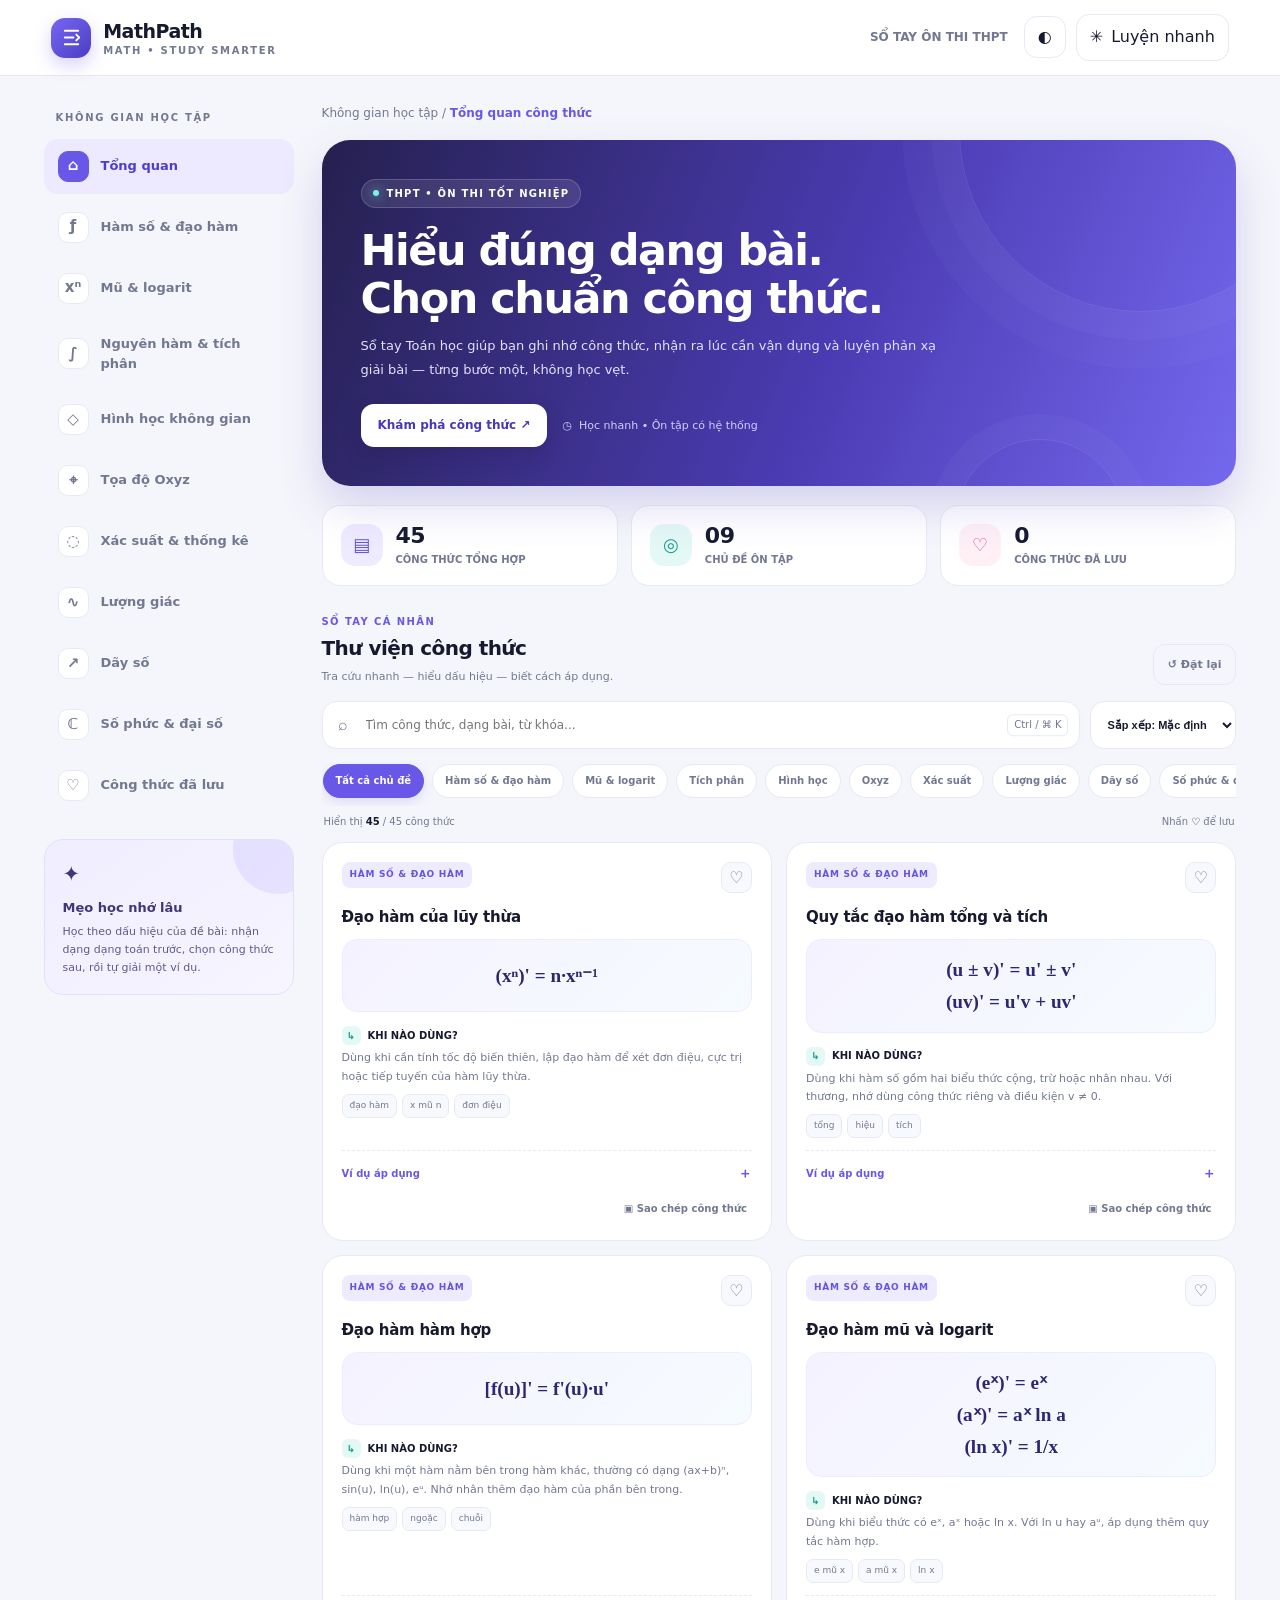
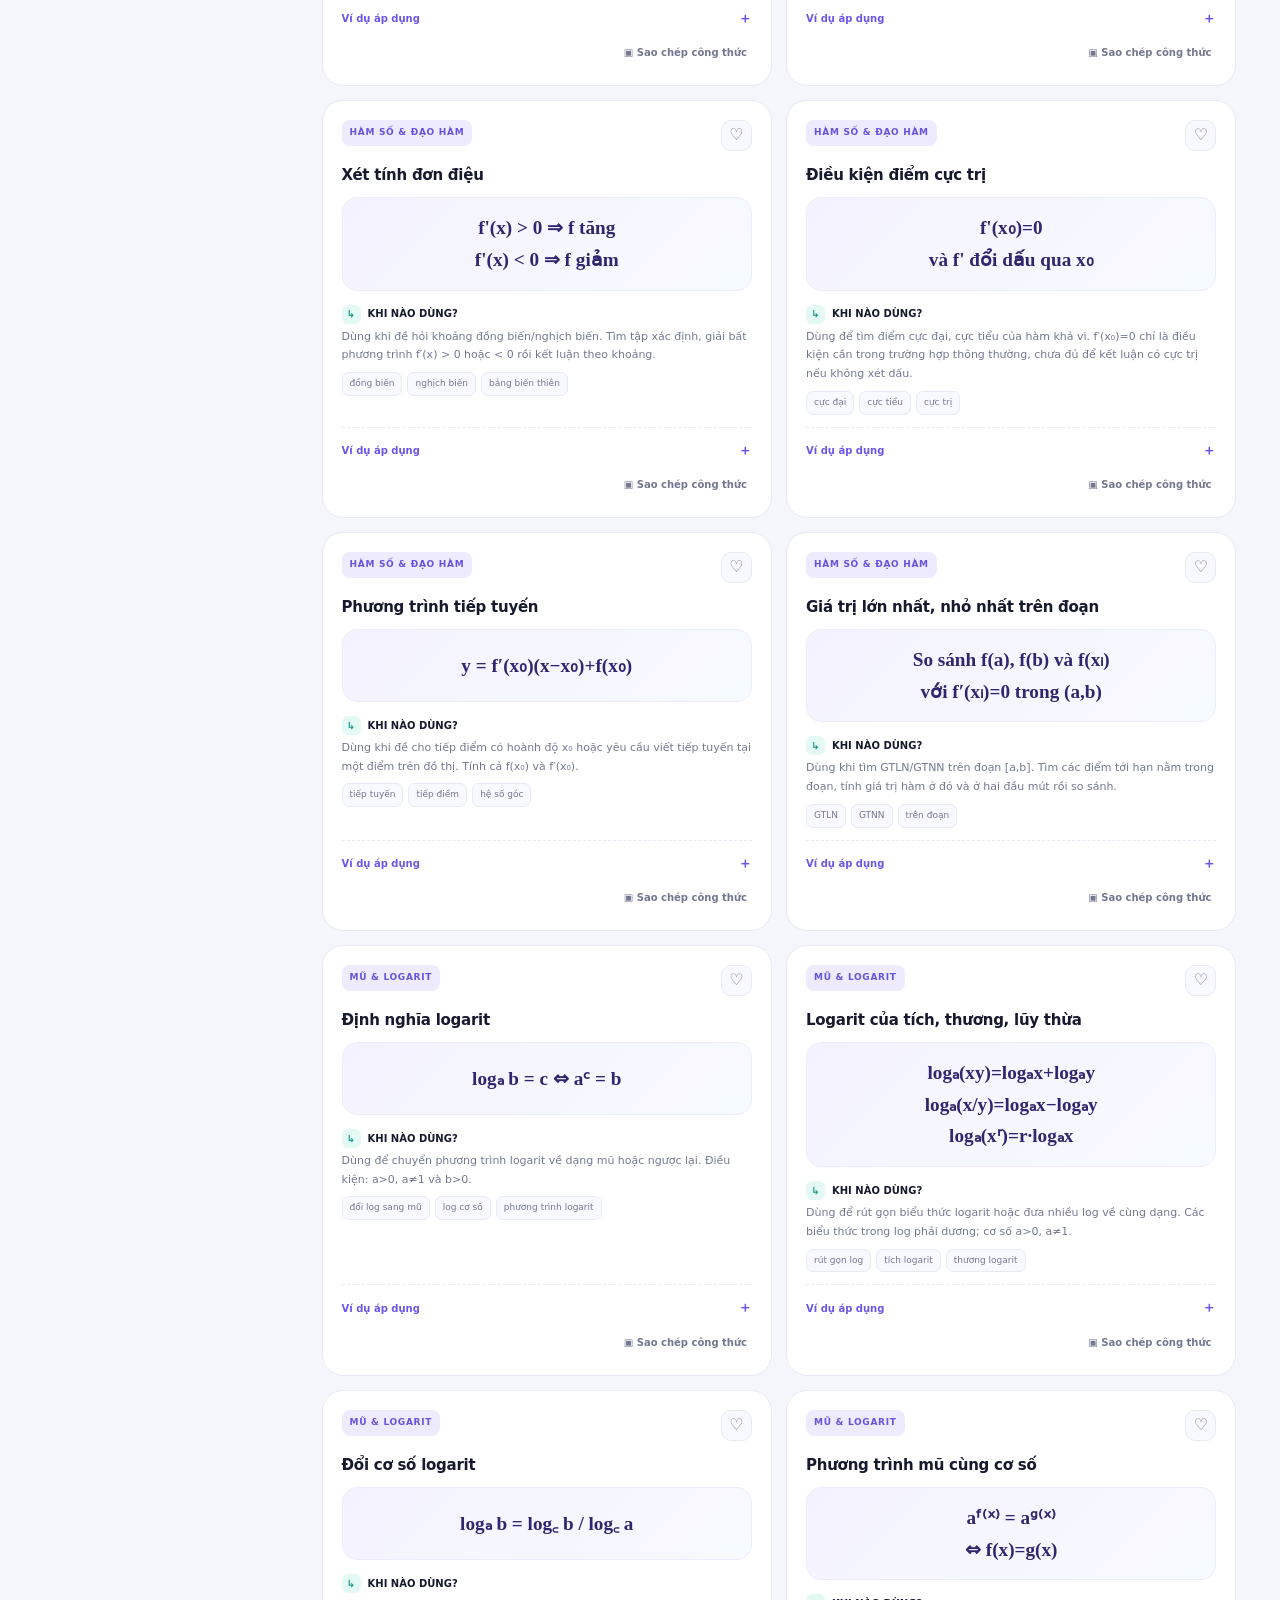
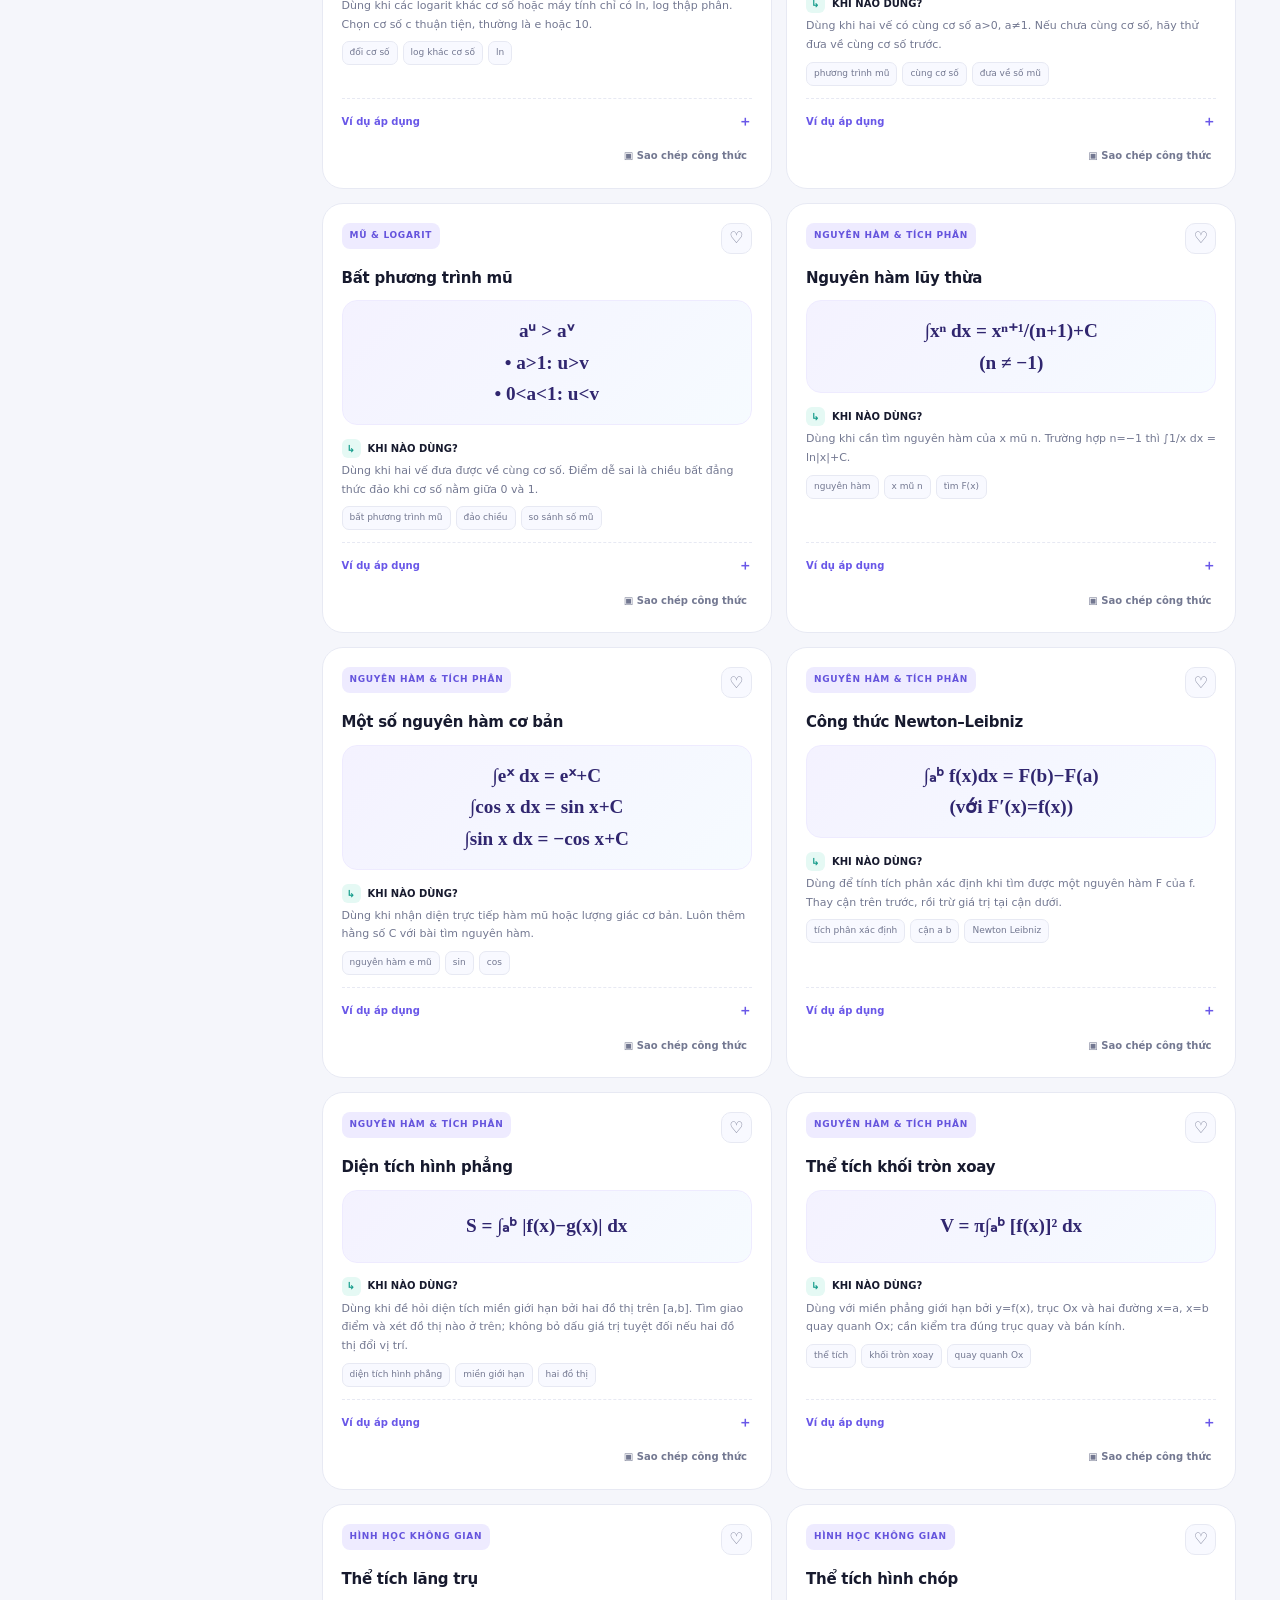
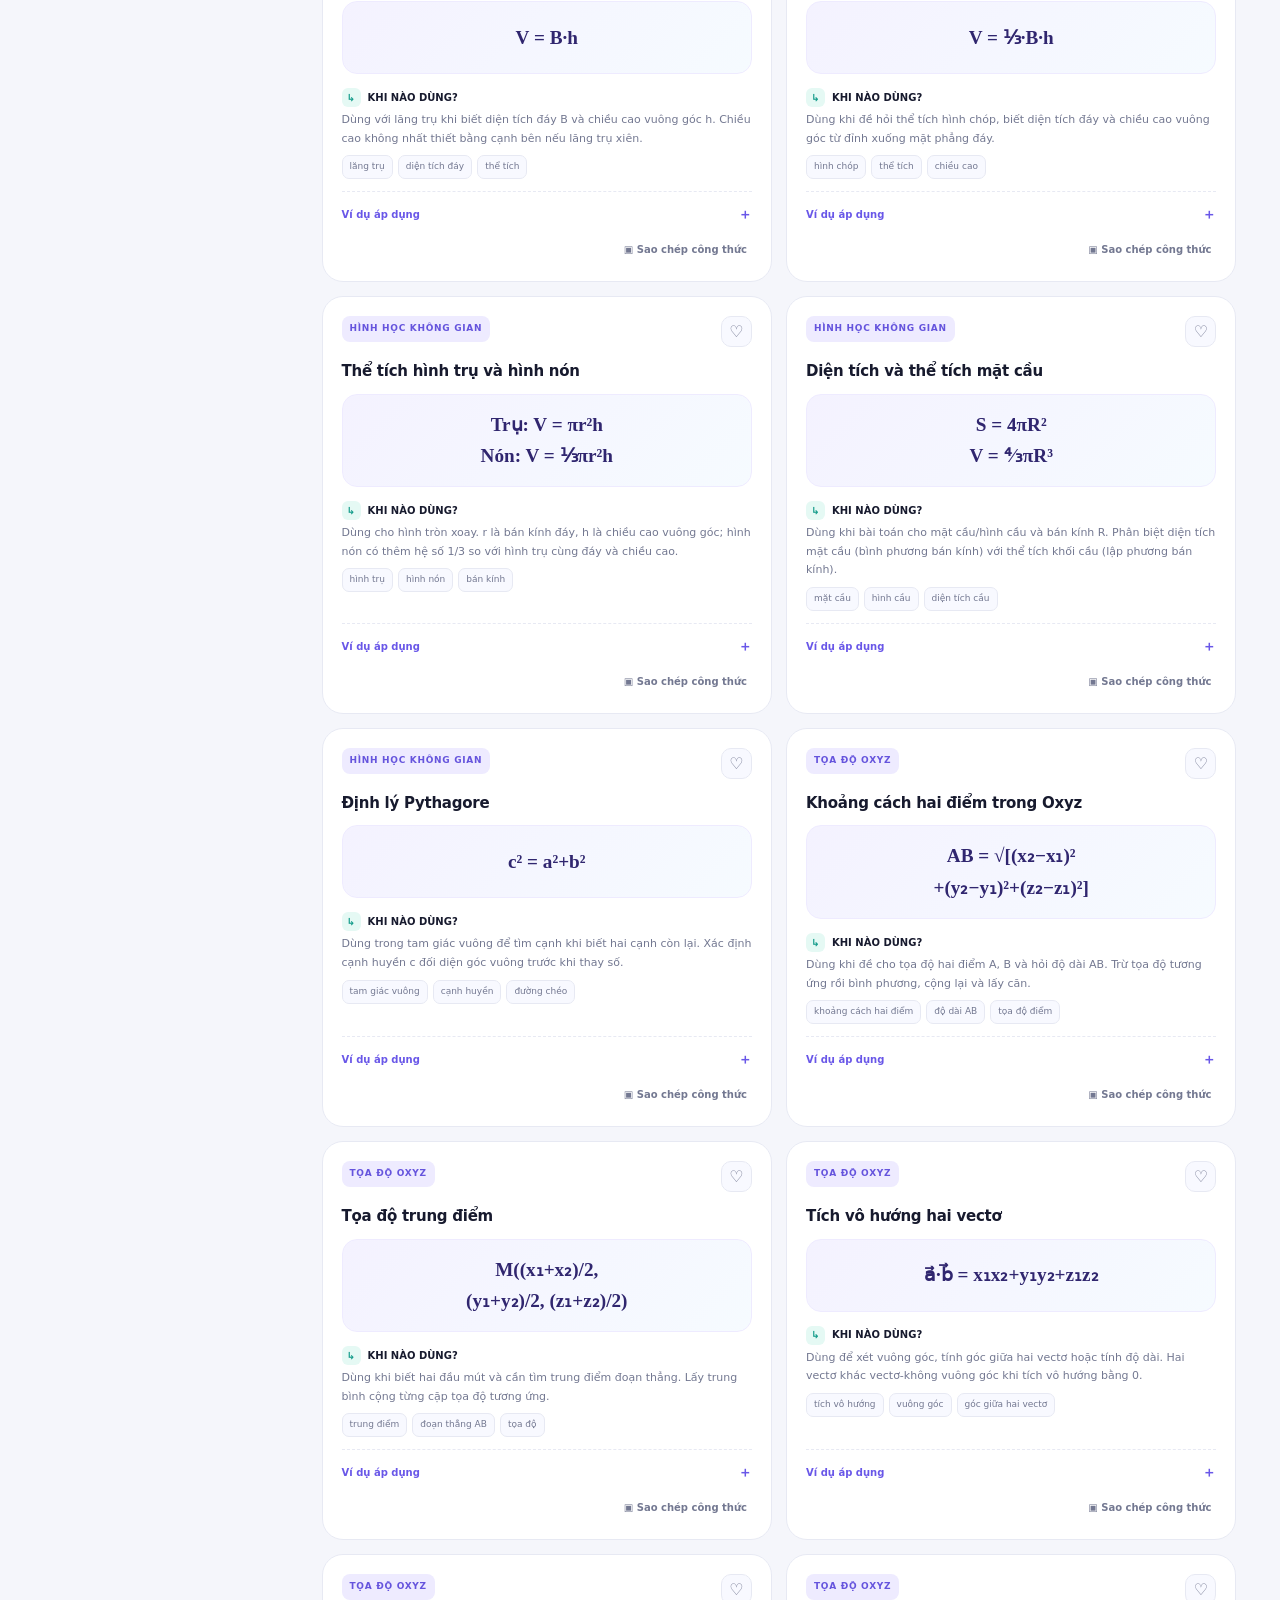
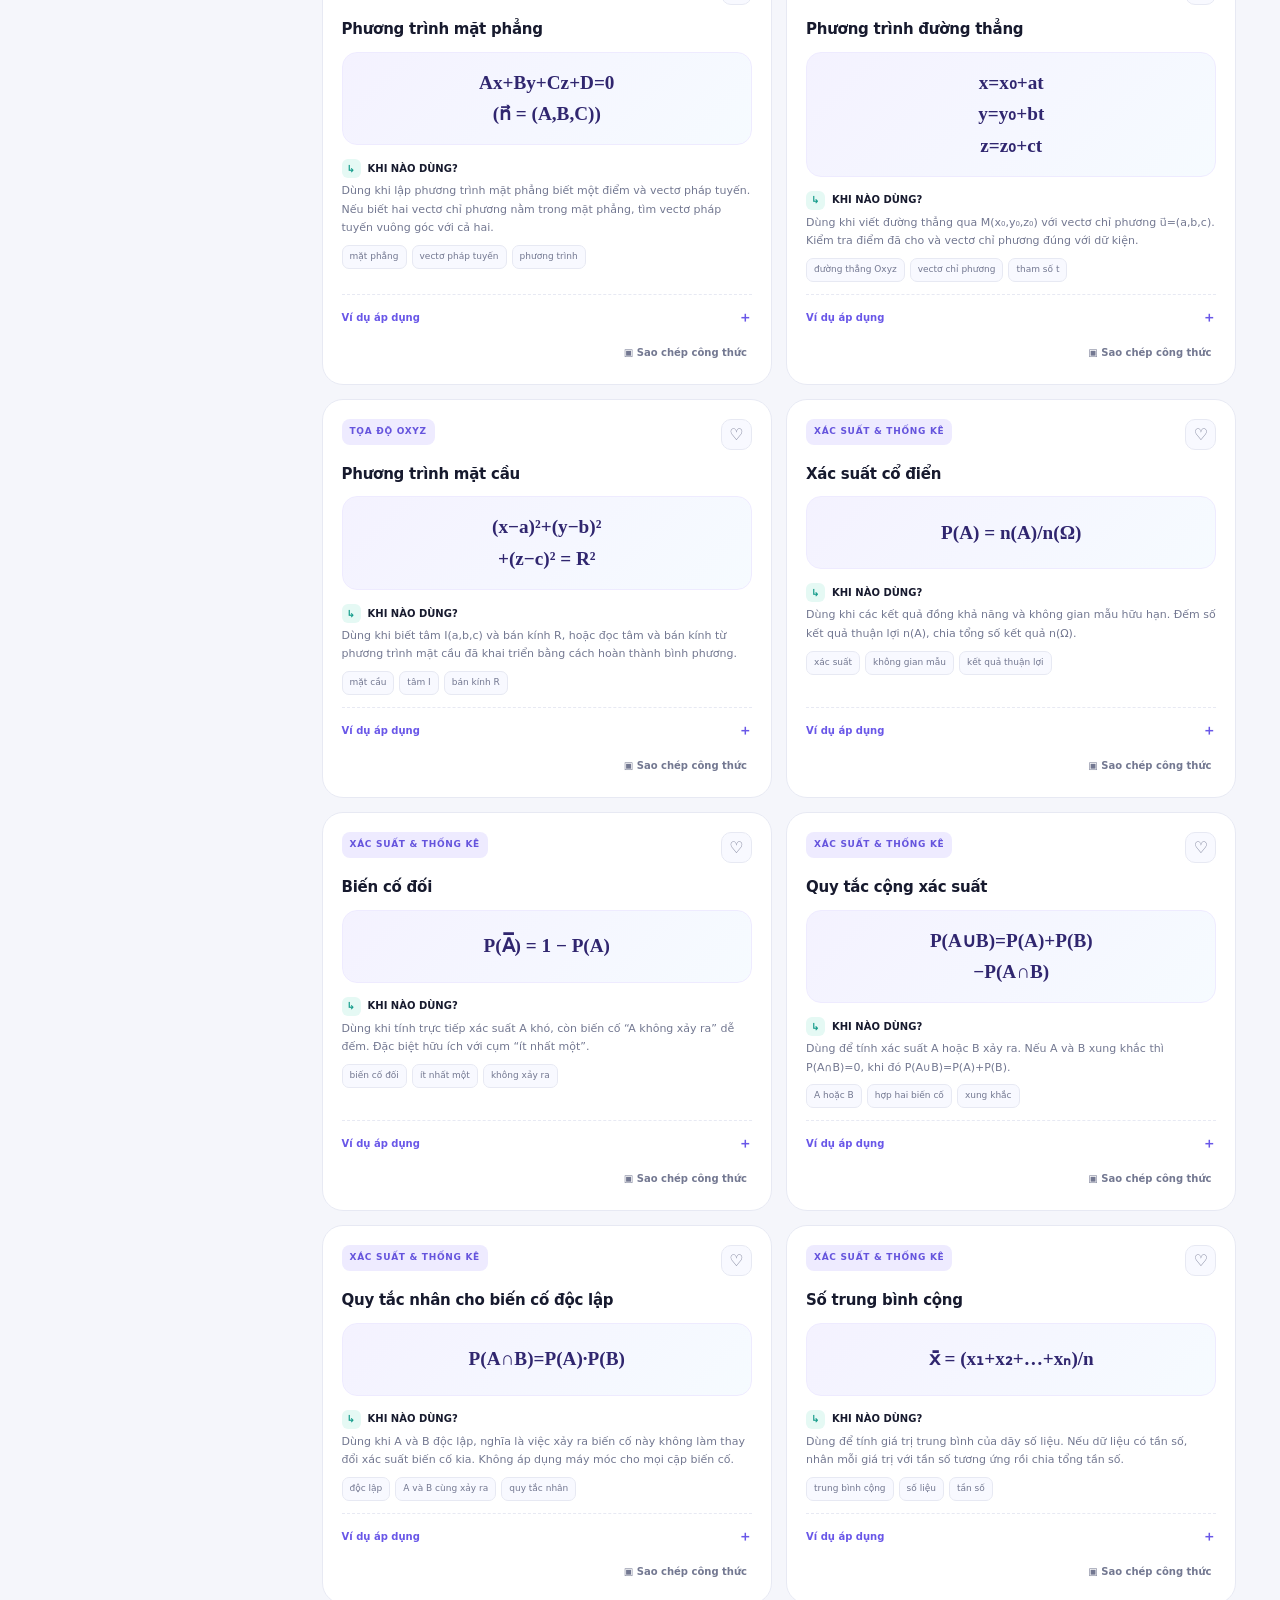
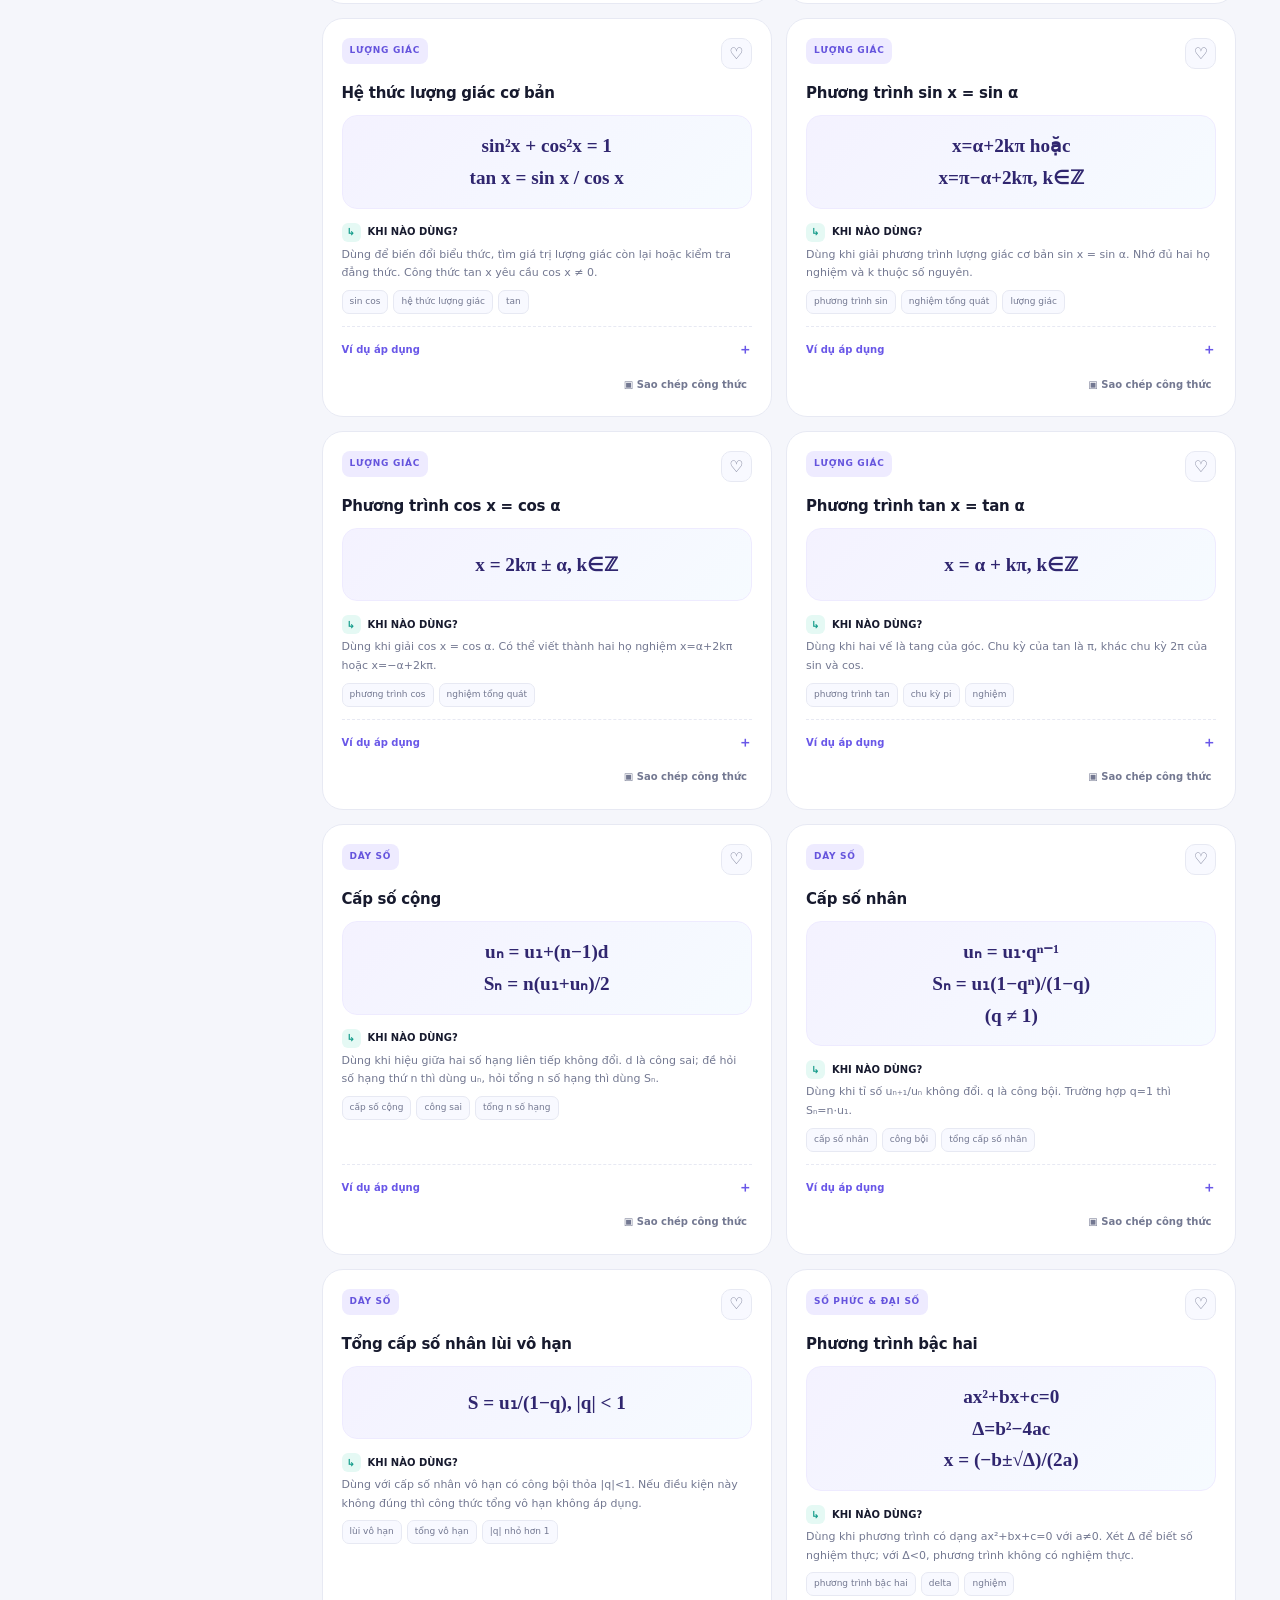
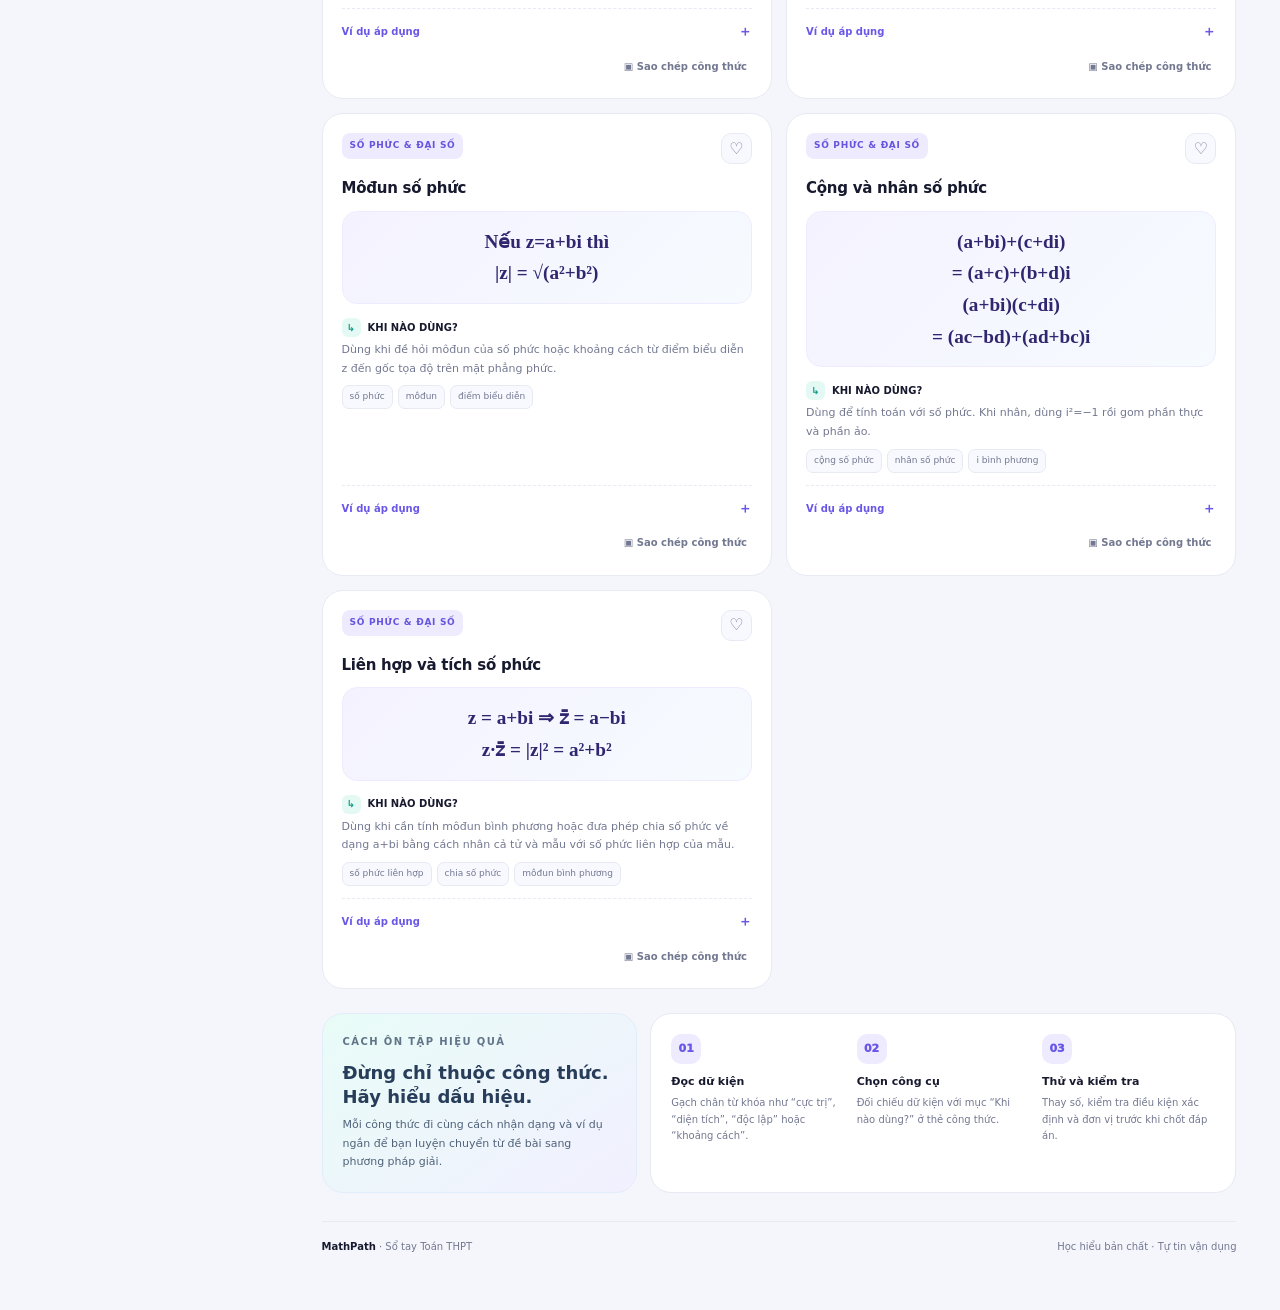
<file: index.html>
<!doctype html>
<html lang="vi">
<head>
<meta charset="utf-8">
<meta name="viewport" content="width=device-width, initial-scale=1">
<meta name="theme-color" content="#101328">
<meta name="description" content="Sổ tay công thức Toán THPT: công thức, khi nào vận dụng, ví dụ mẫu và luyện tập nhanh cho kỳ thi tốt nghiệp THPT.">
<title>MathPath — Sổ tay công thức Toán THPT</title>
<style>
:root{--bg:#f5f6fb;--panel:#fff;--panel-2:#f8f9ff;--text:#171a2e;--muted:#737891;--line:#e7e9f3;--purple:#6957e8;--purple-2:#8b7cff;--cyan:#34c9c3;--pink:#f39bc5;--shadow:0 18px 45px rgba(34,35,80,.07);--radius:22px}
*{box-sizing:border-box}html{scroll-behavior:smooth}body{margin:0;background:var(--bg);color:var(--text);font-family:Inter,ui-sans-serif,system-ui,-apple-system,BlinkMacSystemFont,"Segoe UI",sans-serif;line-height:1.55;transition:background .25s,color .25s}body.dark{--bg:#101222;--panel:#191c31;--panel-2:#20243b;--text:#f1f2ff;--muted:#a5a9c2;--line:#2d314b;--shadow:0 18px 45px rgba(0,0,0,.18)}button,input{font:inherit}button{cursor:pointer}button:focus-visible,input:focus-visible{outline:3px solid rgba(105,87,232,.35);outline-offset:2px}.app{min-height:100vh}.topbar{height:76px;display:flex;align-items:center;justify-content:space-between;padding:0 clamp(16px,4vw,52px);background:var(--panel);border-bottom:1px solid var(--line);position:sticky;top:0;z-index:30;backdrop-filter:blur(16px)}.brand{display:flex;align-items:center;gap:12px;font-weight:850;letter-spacing:-.5px;font-size:19px}.brand-mark{width:40px;height:40px;display:grid;place-items:center;border-radius:14px;color:white;background:linear-gradient(135deg,#7667f3,#4b3ec2);box-shadow:0 7px 18px #6957e844}.brand-mark svg{width:23px}.brand small{display:block;font-size:10px;letter-spacing:1.7px;color:var(--muted);font-weight:700;margin-top:-3px}.top-actions{display:flex;gap:10px;align-items:center}.top-label{font-size:12px;color:var(--muted);font-weight:700;margin-right:6px}.icon-btn,.ghost-btn{border:1px solid var(--line);background:var(--panel);color:var(--text);border-radius:13px;padding:10px 13px;display:inline-flex;align-items:center;justify-content:center;gap:8px;transition:.2s}.icon-btn{width:42px;height:42px;padding:0}.icon-btn:hover,.ghost-btn:hover{border-color:var(--purple);transform:translateY(-1px)}.layout{max-width:1500px;margin:auto;display:grid;grid-template-columns:250px minmax(0,1fr);gap:28px;padding:28px clamp(14px,3.4vw,48px) 55px}.sidebar{position:sticky;top:100px;align-self:start}.side-label{font-size:10px;letter-spacing:1.7px;color:var(--muted);font-weight:850;margin:6px 0 13px 12px}.nav-list{display:grid;gap:6px}.nav-btn{width:100%;display:flex;align-items:center;gap:12px;text-align:left;border:0;background:transparent;color:var(--muted);padding:12px 14px;border-radius:14px;font-size:13px;font-weight:730;transition:.18s}.nav-btn .nav-ico{width:31px;height:31px;border-radius:10px;display:grid;place-items:center;background:var(--panel);border:1px solid var(--line);color:var(--muted);font-size:15px;flex-shrink:0}.nav-btn:hover{color:var(--text);background:var(--panel)}.nav-btn.active{background:#edeaff;color:#4d3cd0}.dark .nav-btn.active{background:#302b58;color:#d9d3ff}.nav-btn.active .nav-ico{background:var(--purple);color:white;border-color:var(--purple)}.side-tip{margin-top:26px;padding:18px;border:1px solid #e4defd;background:linear-gradient(145deg,#f0edff,#f7f5ff);border-radius:19px;color:#413777;position:relative;overflow:hidden}.dark .side-tip{background:linear-gradient(145deg,#282447,#211f37);color:#e3defe;border-color:#373154}.side-tip:after{content:"";position:absolute;width:90px;height:90px;border-radius:50%;background:#c5bcff55;right:-30px;top:-36px}.side-tip .tip-bubble{font-size:21px;margin-bottom:8px}.side-tip strong{font-size:13px;display:block;margin-bottom:5px}.side-tip p{font-size:11px;line-height:1.6;margin:0;opacity:.82}.main{min-width:0}.breadcrumb{font-size:12px;color:var(--muted);margin:0 0 17px}.breadcrumb b{color:var(--purple);font-weight:800}.hero{background:linear-gradient(112deg,#25204f 0%,#4b3bb2 56%,#7468ee 100%);border-radius:28px;padding:clamp(24px,4vw,39px);color:#fff;position:relative;overflow:hidden;box-shadow:0 20px 45px rgba(83,64,189,.2)}.hero:before,.hero:after{content:"";position:absolute;border:1px solid #ffffff19;border-radius:50%;pointer-events:none}.hero:before{width:360px;height:360px;right:-85px;top:-190px;box-shadow:0 0 0 28px #ffffff06,0 0 0 57px #ffffff05}.hero:after{width:170px;height:170px;right:110px;bottom:-125px;box-shadow:0 0 0 25px #ffffff07}.hero-inner{position:relative;z-index:1;max-width:740px}.eyebrow{display:inline-flex;align-items:center;gap:8px;background:#ffffff19;border:1px solid #ffffff2c;border-radius:99px;padding:6px 11px;font-size:10px;font-weight:850;letter-spacing:1.2px;text-transform:uppercase}.eyebrow-dot{height:6px;width:6px;border-radius:50%;background:#7ef2df;box-shadow:0 0 12px #7ef2df}.hero h1{font-size:clamp(28px,4vw,43px);line-height:1.12;letter-spacing:-1.5px;margin:18px 0 12px;max-width:690px}.hero p{color:#e4e1ff;max-width:600px;font-size:13px;line-height:1.8;margin:0}.hero-bottom{display:flex;align-items:center;gap:15px;flex-wrap:wrap;margin-top:23px}.primary-btn{background:white;color:#4838b9;border:0;border-radius:13px;padding:12px 17px;font-size:12px;font-weight:850;box-shadow:0 8px 20px #1c164433;transition:.2s}.primary-btn:hover{transform:translateY(-2px);box-shadow:0 11px 22px #1c164455}.hero-note{font-size:11px;color:#d2ceff;display:flex;align-items:center;gap:7px}.stats{display:grid;grid-template-columns:repeat(3,minmax(0,1fr));gap:13px;margin:19px 0 28px}.stat-card{padding:17px 18px;background:var(--panel);border:1px solid var(--line);border-radius:18px;display:flex;align-items:center;gap:13px;min-width:0}.stat-icon{height:42px;width:42px;border-radius:14px;background:#eeebff;color:#6251df;display:grid;place-items:center;font-size:18px;flex-shrink:0}.stat-card:nth-child(2) .stat-icon{background:#e4f9f5;color:#199c92}.stat-card:nth-child(3) .stat-icon{background:#fff0f6;color:#d85d9b}.dark .stat-icon{background:#302a55;color:#d0c9ff}.dark .stat-card:nth-child(2) .stat-icon{background:#203c3a;color:#75ded2}.dark .stat-card:nth-child(3) .stat-icon{background:#40243b;color:#f2a3ca}.stat-number{font-size:22px;line-height:1.15;font-weight:900;letter-spacing:-.5px}.stat-caption{font-size:10px;color:var(--muted);font-weight:700;margin-top:4px}.section-head{display:flex;justify-content:space-between;align-items:end;gap:15px;margin:24px 0 14px}.section-head h2{font-size:20px;letter-spacing:-.55px;margin:0}.section-head p{font-size:11px;color:var(--muted);margin:4px 0 0}.section-kicker{font-size:10px;font-weight:850;color:var(--purple);letter-spacing:1.4px;text-transform:uppercase;margin-bottom:4px}.toolbar{display:flex;gap:10px;align-items:center;margin:16px 0 13px}.search-wrap{flex:1;position:relative;min-width:0}.search-icon{position:absolute;left:16px;top:50%;transform:translateY(-50%);font-size:16px;color:var(--muted);pointer-events:none}.search{width:100%;height:48px;border:1px solid var(--line);background:var(--panel);border-radius:15px;padding:0 72px 0 43px;color:var(--text);font-size:12px;outline:none;box-shadow:0 2px 8px #28285a04}.search:focus{border-color:#a49aff;box-shadow:0 0 0 4px #7868f018}.shortcut{position:absolute;right:12px;top:50%;transform:translateY(-50%);font-size:10px;color:var(--muted);border:1px solid var(--line);border-radius:6px;padding:2px 6px}.filter-select{height:48px;background:var(--panel);border:1px solid var(--line);border-radius:14px;color:var(--text);padding:0 12px;font-size:11px;font-weight:700;max-width:165px}.chip-row{display:flex;gap:8px;overflow:auto;padding:2px 1px 8px;scrollbar-width:thin}.chip{white-space:nowrap;border:1px solid var(--line);border-radius:99px;background:var(--panel);color:var(--muted);padding:8px 12px;font-weight:750;font-size:10px;transition:.18s}.chip:hover{border-color:#b4abff;color:var(--purple)}.chip.active{background:var(--purple);border-color:var(--purple);color:white;box-shadow:0 4px 12px #6957e82b}.results-line{display:flex;justify-content:space-between;gap:10px;margin:8px 2px 13px;font-size:10px;color:var(--muted)}.results-line strong{color:var(--text)}.formula-grid{display:grid;grid-template-columns:repeat(2,minmax(0,1fr));gap:14px}.formula-card{background:var(--panel);border:1px solid var(--line);border-radius:21px;padding:19px;display:flex;flex-direction:column;min-width:0;transition:transform .2s,border-color .2s,box-shadow .2s;position:relative;overflow:hidden}.formula-card:hover{transform:translateY(-3px);border-color:#d1cbff;box-shadow:var(--shadow)}.card-top{display:flex;justify-content:space-between;align-items:start;gap:12px}.formula-tag{font-size:9px;letter-spacing:.7px;text-transform:uppercase;font-weight:900;color:#6554dd;background:#eeebff;border-radius:8px;padding:6px 8px}.dark .formula-tag{background:#302a55;color:#d1caff}.save-btn{width:31px;height:31px;flex-shrink:0;display:grid;place-items:center;border:1px solid var(--line);border-radius:10px;background:var(--panel-2);color:var(--muted);font-size:16px;line-height:1}.save-btn.saved{color:#d44b96;background:#fff0f7;border-color:#ffd3e8}.formula-card h3{font-size:15px;margin:13px 0 10px;letter-spacing:-.25px}.formula-box{display:flex;align-items:center;justify-content:center;min-height:73px;text-align:center;padding:14px 10px;margin-bottom:14px;border-radius:15px;background:linear-gradient(135deg,#f4f2ff,#f6fbff);border:1px solid #eeebff;color:#30266f;font-size:clamp(15px,1.5vw,20px);font-family:"Cambria Math",Cambria,Georgia,serif;font-weight:700;line-height:1.65;overflow-wrap:anywhere}.dark .formula-box{background:linear-gradient(135deg,#26213f,#202a3d);border-color:#342d55;color:#e2deff}.info-block{margin-bottom:12px}.info-label{display:flex;align-items:center;gap:7px;font-size:10px;font-weight:900;margin-bottom:4px;color:var(--text)}.info-label span{display:grid;place-items:center;width:19px;height:19px;border-radius:6px;background:#e5f9f4;color:#159c8b;font-size:10px}.info-block p{font-size:11px;color:var(--muted);margin:0;line-height:1.7}.trigger-list{display:flex;gap:5px;flex-wrap:wrap;margin-top:7px}.trigger{font-size:9px;border:1px solid var(--line);background:var(--panel-2);border-radius:7px;color:var(--muted);padding:4px 7px}.example{margin-top:auto;padding-top:12px;border-top:1px dashed var(--line)}.example summary{font-size:10px;color:var(--purple);font-weight:850;cursor:pointer;list-style:none;display:flex;align-items:center;gap:7px}.example summary::-webkit-details-marker{display:none}.example summary:after{content:"＋";margin-left:auto;font-size:14px}.example[open] summary:after{content:"−"}.example p{font-size:11px;line-height:1.7;color:var(--muted);margin:9px 0 0}.card-actions{display:flex;justify-content:flex-end;margin-top:11px}.copy-btn{background:transparent;border:0;color:var(--muted);font-size:10px;font-weight:800;padding:5px}.copy-btn:hover{color:var(--purple)}.empty-state{display:none;text-align:center;padding:55px 20px;border:1px dashed var(--line);border-radius:22px;background:var(--panel)}.empty-state.show{display:block}.empty-symbol{width:58px;height:58px;margin:0 auto 13px;display:grid;place-items:center;background:var(--panel-2);border-radius:19px;font-size:26px}.empty-state h3{margin:0 0 5px;font-size:15px}.empty-state p{margin:0;color:var(--muted);font-size:12px}.quiz-panel{display:none;background:var(--panel);border:1px solid var(--line);border-radius:24px;padding:clamp(20px,4vw,31px);box-shadow:var(--shadow)}.quiz-panel.active{display:block}.quiz-top{display:flex;justify-content:space-between;gap:10px;align-items:center}.quiz-count{font-size:10px;color:var(--muted);font-weight:800}.quiz-progress{height:6px;background:var(--panel-2);border-radius:99px;overflow:hidden;margin:14px 0 25px}.quiz-progress div{height:100%;width:0;background:linear-gradient(90deg,var(--purple),var(--cyan));border-radius:99px;transition:width .25s}.quiz-category{font-size:10px;color:var(--purple);text-transform:uppercase;letter-spacing:1.2px;font-weight:900}.quiz-question{font-size:clamp(18px,2.6vw,25px);line-height:1.45;letter-spacing:-.5px;margin:10px 0 22px}.answer-list{display:grid;gap:9px}.answer-btn{border:1px solid var(--line);background:var(--panel-2);color:var(--text);border-radius:14px;padding:14px 15px;text-align:left;font-size:12px;display:flex;align-items:center;gap:12px;transition:.18s}.answer-letter{width:27px;height:27px;border-radius:9px;border:1px solid var(--line);display:grid;place-items:center;background:var(--panel);color:var(--muted);font-size:11px;font-weight:900;flex-shrink:0}.answer-btn:hover:not(:disabled){border-color:#a79cff;background:var(--panel)}.answer-btn.correct{border-color:#45c9ad;background:#eafaf5;color:#146c5e}.dark .answer-btn.correct{background:#1b3b36;color:#9bebdc}.answer-btn.correct .answer-letter{background:#22b899;color:white;border-color:#22b899}.answer-btn.wrong{border-color:#ed9aaa;background:#fff0f2;color:#9b3346}.dark .answer-btn.wrong{background:#422630;color:#ffc1cc}.answer-btn:disabled{cursor:default}.quiz-feedback{display:none;margin-top:16px;border-radius:14px;padding:14px 15px;font-size:12px;line-height:1.7}.quiz-feedback.show{display:block}.quiz-feedback.good{background:#eafaf5;color:#176d60}.quiz-feedback.bad{background:#fff5e7;color:#83531c}.dark .quiz-feedback.good{background:#1b3b36;color:#9bebdc}.dark .quiz-feedback.bad{background:#3d3022;color:#f7d49c}.quiz-actions{display:flex;align-items:center;justify-content:space-between;gap:10px;margin-top:22px}.solid-btn{border:0;border-radius:12px;padding:12px 17px;background:var(--purple);color:white;font-size:11px;font-weight:850;box-shadow:0 6px 15px #6957e82c}.solid-btn:hover{background:#5846d6}.solid-btn:disabled{opacity:.4;cursor:not-allowed}.subtle-btn{background:transparent;border:1px solid var(--line);color:var(--muted);border-radius:12px;padding:11px 14px;font-size:11px;font-weight:800}.quiz-result{display:none;text-align:center;padding:25px 10px 10px}.quiz-result.show{display:block}.result-circle{width:100px;height:100px;border-radius:50%;display:grid;place-items:center;margin:0 auto 17px;background:linear-gradient(145deg,#ece8ff,#defaf4);color:#5041bf;font-size:26px;font-weight:950}.quiz-result h3{font-size:23px;margin:0 0 6px}.quiz-result p{font-size:12px;color:var(--muted);margin:0 0 20px}.study-strip{margin-top:24px;display:grid;grid-template-columns:1.05fr 1.95fr;gap:13px}.study-intro,.study-steps{background:var(--panel);border:1px solid var(--line);border-radius:21px;padding:20px}.study-intro{background:linear-gradient(145deg,#e8fcf7,#f2f0ff);color:#283d59;border-color:#e2edfc}.dark .study-intro{background:linear-gradient(145deg,#203b3c,#2b2547);border-color:#34314f;color:#e8e7ff}.study-intro .mini{font-size:10px;text-transform:uppercase;letter-spacing:1.4px;font-weight:900;opacity:.7}.study-intro h3{font-size:18px;line-height:1.35;margin:11px 0 7px}.study-intro p{font-size:11px;line-height:1.7;margin:0;opacity:.8}.step-list{display:grid;grid-template-columns:repeat(3,minmax(0,1fr));gap:12px;height:100%}.step{min-width:0}.step-num{width:30px;height:30px;display:grid;place-items:center;border-radius:10px;background:#eeebff;color:var(--purple);font-size:11px;font-weight:950;margin-bottom:9px}.dark .step-num{background:#302a55;color:#d1caff}.step strong{font-size:11px;display:block;margin-bottom:5px}.step p{font-size:10px;line-height:1.65;color:var(--muted);margin:0}.footer{display:flex;align-items:center;justify-content:space-between;gap:12px;margin-top:28px;padding-top:17px;border-top:1px solid var(--line);font-size:10px;color:var(--muted)}.footer strong{color:var(--text)}.toast{position:fixed;bottom:22px;left:50%;transform:translate(-50%,20px);opacity:0;pointer-events:none;z-index:100;padding:12px 17px;background:#211c48;color:#fff;border:1px solid #5c51a3;border-radius:13px;box-shadow:0 10px 35px #16152d42;font-size:11px;font-weight:750;transition:.25s;max-width:calc(100vw - 32px);text-align:center}.toast.show{opacity:1;transform:translate(-50%,0)}.mobile-filter-toggle{display:none}
@media(max-width:1100px){.layout{grid-template-columns:210px minmax(0,1fr);gap:20px}.formula-grid{grid-template-columns:1fr}.formula-card{padding:18px}.formula-box{min-height:60px}.study-strip{grid-template-columns:1fr}.study-steps{padding:18px}}
@media(max-width:760px){.topbar{height:65px;padding:0 15px}.brand{font-size:16px}.brand-mark{height:36px;width:36px;border-radius:12px}.top-label{display:none}.top-actions{gap:7px}.layout{display:block;padding:18px 13px 40px}.sidebar{position:static;margin-bottom:14px}.sidebar .side-label,.side-tip{display:none}.nav-list{display:flex;overflow-x:auto;gap:7px;padding:1px 1px 7px;scrollbar-width:none}.nav-list::-webkit-scrollbar{display:none}.nav-btn{width:auto;flex-shrink:0;padding:7px 10px;gap:7px;font-size:10px;border:1px solid var(--line);background:var(--panel)}.nav-btn .nav-ico{width:25px;height:25px;border-radius:8px;font-size:12px}.hero{border-radius:22px;padding:25px 21px}.hero h1{font-size:30px;letter-spacing:-1.1px}.hero p{font-size:12px}.stats{gap:8px;margin:13px 0 23px}.stat-card{padding:12px 10px;display:block;border-radius:15px}.stat-icon{width:31px;height:31px;border-radius:10px;font-size:14px;margin-bottom:9px}.stat-number{font-size:19px}.stat-caption{font-size:9px}.section-head h2{font-size:18px}.toolbar{flex-wrap:wrap}.search-wrap{flex-basis:100%}.filter-select{flex:1;max-width:none;height:42px}.formula-grid{grid-template-columns:1fr}.formula-card{padding:17px;border-radius:18px}.formula-box{font-size:18px}.study-strip{grid-template-columns:1fr}.step-list{gap:9px}.study-steps{padding:15px}.step p{font-size:10px}.footer{flex-direction:column;align-items:flex-start}.breadcrumb{margin-bottom:12px}.quiz-panel{padding:20px 16px}.answer-btn{padding:12px}.hero-bottom{gap:11px}.hero-note{font-size:10px}}
@media(min-width:761px) and (max-width:1000px){.layout{grid-template-columns:185px minmax(0,1fr);padding-left:20px;padding-right:20px}.nav-btn{font-size:11px;padding:10px}.formula-grid{grid-template-columns:1fr}}
@media(prefers-reduced-motion:reduce){*,*::before,*::after{scroll-behavior:auto!important;transition:none!important;animation:none!important}}
</style>
</head>
<body>
<div class="app">
  <header class="topbar">
    <div class="brand"><div class="brand-mark" aria-hidden="true"><svg viewBox="0 0 24 24" fill="none"><path d="M5 5h14M5 12h9M5 19h14M17 9l3 3-3 3" stroke="currentColor" stroke-width="2" stroke-linecap="round" stroke-linejoin="round"/></svg></div><div>MathPath<small>MATH • STUDY SMARTER</small></div></div>
    <div class="top-actions"><span class="top-label">SỔ TAY ÔN THI THPT</span><button class="icon-btn" id="themeBtn" aria-label="Đổi giao diện sáng tối" title="Đổi giao diện sáng/tối">◐</button><button class="ghost-btn" id="topQuizBtn"><span>✳</span> Luyện nhanh</button></div>
  </header>
  <div class="layout">
    <aside class="sidebar">
      <div class="side-label">KHÔNG GIAN HỌC TẬP</div>
      <nav class="nav-list" id="categoryNav" aria-label="Danh mục công thức">
        <button class="nav-btn active" data-category="Tất cả"><span class="nav-ico">⌂</span>Tổng quan</button>
        <button class="nav-btn" data-category="Hàm số & đạo hàm"><span class="nav-ico">ƒ</span>Hàm số & đạo hàm</button>
        <button class="nav-btn" data-category="Mũ & logarit"><span class="nav-ico">xⁿ</span>Mũ & logarit</button>
        <button class="nav-btn" data-category="Nguyên hàm & tích phân"><span class="nav-ico">∫</span>Nguyên hàm & tích phân</button>
        <button class="nav-btn" data-category="Hình học không gian"><span class="nav-ico">◇</span>Hình học không gian</button>
        <button class="nav-btn" data-category="Tọa độ Oxyz"><span class="nav-ico">⌖</span>Tọa độ Oxyz</button>
        <button class="nav-btn" data-category="Xác suất & thống kê"><span class="nav-ico">◌</span>Xác suất & thống kê</button>
        <button class="nav-btn" data-category="Lượng giác"><span class="nav-ico">∿</span>Lượng giác</button>
        <button class="nav-btn" data-category="Dãy số"><span class="nav-ico">↗</span>Dãy số</button>
        <button class="nav-btn" data-category="Số phức & đại số"><span class="nav-ico">ℂ</span>Số phức & đại số</button>
        <button class="nav-btn" data-category="Đã lưu"><span class="nav-ico">♡</span>Công thức đã lưu</button>
      </nav>
      <div class="side-tip"><div class="tip-bubble">✦</div><strong>Mẹo học nhớ lâu</strong><p>Học theo dấu hiệu của đề bài: nhận dạng dạng toán trước, chọn công thức sau, rồi tự giải một ví dụ.</p></div>
    </aside>
    <main class="main">
      <div class="breadcrumb">Không gian học tập <span> / </span> <b id="crumbText">Tổng quan công thức</b></div>
      <section class="hero">
        <div class="hero-inner">
          <div class="eyebrow"><span class="eyebrow-dot"></span> THPT • ÔN THI TỐT NGHIỆP</div>
          <h1>Hiểu đúng dạng bài.<br>Chọn chuẩn công thức.</h1>
          <p>Sổ tay Toán học giúp bạn ghi nhớ công thức, nhận ra lúc cần vận dụng và luyện phản xạ giải bài — từng bước một, không học vẹt.</p>
          <div class="hero-bottom"><button class="primary-btn" id="startLearning">Khám phá công thức <span aria-hidden="true">↗</span></button><div class="hero-note"><span>◷</span> Học nhanh • Ôn tập có hệ thống</div></div>
        </div>
      </section>
      <section class="stats" aria-label="Thống kê học tập">
        <div class="stat-card"><div class="stat-icon">▤</div><div><div class="stat-number" id="formulaCount">40+</div><div class="stat-caption">CÔNG THỨC TỔNG HỢP</div></div></div>
        <div class="stat-card"><div class="stat-icon">◎</div><div><div class="stat-number" id="topicCount">09</div><div class="stat-caption">CHỦ ĐỀ ÔN TẬP</div></div></div>
        <div class="stat-card"><div class="stat-icon">♡</div><div><div class="stat-number" id="savedCount">0</div><div class="stat-caption">CÔNG THỨC ĐÃ LƯU</div></div></div>
      </section>
      <section id="formulaSection">
        <div class="section-head"><div><div class="section-kicker">SỔ TAY CÁ NHÂN</div><h2 id="sectionTitle">Thư viện công thức</h2><p id="sectionDesc">Tra cứu nhanh — hiểu dấu hiệu — biết cách áp dụng.</p></div><button class="subtle-btn" id="resetFilters">↺ Đặt lại</button></div>
        <div class="toolbar"><div class="search-wrap"><span class="search-icon">⌕</span><input class="search" id="searchInput" type="search" placeholder="Tìm công thức, dạng bài, từ khóa..." autocomplete="off" aria-label="Tìm công thức"><span class="shortcut">Ctrl / ⌘ K</span></div><select class="filter-select" id="sortSelect" aria-label="Sắp xếp"><option value="default">Sắp xếp: Mặc định</option><option value="az">Tên A → Z</option><option value="saved">Đã lưu trước</option></select></div>
        <div class="chip-row" id="chips" aria-label="Lọc theo chủ đề"><button class="chip active" data-category="Tất cả">Tất cả chủ đề</button><button class="chip" data-category="Hàm số & đạo hàm">Hàm số & đạo hàm</button><button class="chip" data-category="Mũ & logarit">Mũ & logarit</button><button class="chip" data-category="Nguyên hàm & tích phân">Tích phân</button><button class="chip" data-category="Hình học không gian">Hình học</button><button class="chip" data-category="Tọa độ Oxyz">Oxyz</button><button class="chip" data-category="Xác suất & thống kê">Xác suất</button><button class="chip" data-category="Lượng giác">Lượng giác</button><button class="chip" data-category="Dãy số">Dãy số</button><button class="chip" data-category="Số phức & đại số">Số phức & đại số</button></div>
        <div class="results-line"><span id="resultCount">Đang hiển thị công thức</span><span>Nhấn <strong>♡</strong> để lưu</span></div>
        <div class="formula-grid" id="formulaGrid" aria-live="polite"></div>
        <div class="empty-state" id="emptyState"><div class="empty-symbol">⌕</div><h3>Chưa tìm thấy công thức phù hợp</h3><p>Thử từ khóa khác hoặc chọn lại chủ đề.</p></div>
      </section>
      <section class="quiz-panel" id="quizPanel" aria-label="Luyện tập nhanh">
        <div id="quizMain">
          <div class="quiz-top"><div><div class="section-kicker">LUYỆN PHẢN XẠ</div><h2 style="font-size:20px;margin:0">Thử sức với Toán</h2></div><div class="quiz-count" id="quizCount">CÂU 1 / 12</div></div>
          <div class="quiz-progress"><div id="quizProgress"></div></div>
          <div class="quiz-category" id="quizCategory">HÀM SỐ & ĐẠO HÀM</div>
          <div class="quiz-question" id="quizQuestion">Đang tải câu hỏi...</div>
          <div class="answer-list" id="answerList"></div>
          <div class="quiz-feedback" id="quizFeedback" role="status"></div>
          <div class="quiz-actions"><button class="subtle-btn" id="exitQuiz">← Về công thức</button><button class="solid-btn" id="nextQuestion" disabled>Câu tiếp theo →</button></div>
        </div>
        <div class="quiz-result" id="quizResult"><div class="result-circle" id="resultScore">0/10</div><h3 id="resultTitle">Bạn đã hoàn thành!</h3><p id="resultText">Hãy xem lại chủ đề bạn còn nhầm và thử thêm lần nữa.</p><button class="solid-btn" id="retryQuiz">↻ Làm lại bộ câu hỏi</button> <button class="subtle-btn" id="resultToFormula">Xem công thức</button></div>
      </section>
      <section class="study-strip" id="studyStrip">
        <div class="study-intro"><div class="mini">CÁCH ÔN TẬP HIỆU QUẢ</div><h3>Đừng chỉ thuộc công thức. Hãy hiểu dấu hiệu.</h3><p>Mỗi công thức đi cùng cách nhận dạng và ví dụ ngắn để bạn luyện chuyển từ đề bài sang phương pháp giải.</p></div>
        <div class="study-steps"><div class="step-list"><div class="step"><div class="step-num">01</div><strong>Đọc dữ kiện</strong><p>Gạch chân từ khóa như “cực trị”, “diện tích”, “độc lập” hoặc “khoảng cách”.</p></div><div class="step"><div class="step-num">02</div><strong>Chọn công cụ</strong><p>Đối chiếu dữ kiện với mục “Khi nào dùng?” ở thẻ công thức.</p></div><div class="step"><div class="step-num">03</div><strong>Thử và kiểm tra</strong><p>Thay số, kiểm tra điều kiện xác định và đơn vị trước khi chốt đáp án.</p></div></div></div>
      </section>
      <footer class="footer"><div><strong>MathPath</strong> · Sổ tay Toán THPT</div><div>Học hiểu bản chất · Tự tin vận dụng</div></footer>
    </main>
  </div>
</div>
<div class="toast" id="toast" role="status" aria-live="polite"></div>
<script>
'use strict';
const formulas = [
{id:'d1',category:'Hàm số & đạo hàm',title:'Đạo hàm của lũy thừa',formula:"(xⁿ)' = n·xⁿ⁻¹",when:'Dùng khi cần tính tốc độ biến thiên, lập đạo hàm để xét đơn điệu, cực trị hoặc tiếp tuyến của hàm lũy thừa.',keywords:['đạo hàm','x mũ n','đơn điệu','cực trị','tiếp tuyến'],example:'Ví dụ: y = x³ ⇒ y′ = 3x². Nếu y = 2x⁴ thì y′ = 8x³.'},
{id:'d2',category:'Hàm số & đạo hàm',title:'Quy tắc đạo hàm tổng và tích',formula:"(u ± v)' = u' ± v'\n(uv)' = u'v + uv'",when:'Dùng khi hàm số gồm hai biểu thức cộng, trừ hoặc nhân nhau. Với thương, nhớ dùng công thức riêng và điều kiện v ≠ 0.',keywords:['tổng','hiệu','tích','đạo hàm'],example:'Ví dụ: y = x²·sin x ⇒ y′ = 2x·sin x + x²·cos x.'},
{id:'d3',category:'Hàm số & đạo hàm',title:'Đạo hàm hàm hợp',formula:"[f(u)]' = f'(u)·u'",when:'Dùng khi một hàm nằm bên trong hàm khác, thường có dạng (ax+b)ⁿ, sin(u), ln(u), eᵘ. Nhớ nhân thêm đạo hàm của phần bên trong.',keywords:['hàm hợp','ngoặc','chuỗi','chain rule'],example:'Ví dụ: y = (2x+1)³ ⇒ y′ = 3(2x+1)²·2 = 6(2x+1)².'},
{id:'d4',category:'Hàm số & đạo hàm',title:'Đạo hàm mũ và logarit',formula:"(eˣ)' = eˣ\n(aˣ)' = aˣ ln a\n(ln x)' = 1/x",when:'Dùng khi biểu thức có eˣ, aˣ hoặc ln x. Với ln u hay aᵘ, áp dụng thêm quy tắc hàm hợp.',keywords:['e mũ x','a mũ x','ln x','logarit','đạo hàm'],example:'Ví dụ: y = ln(3x+2) ⇒ y′ = 3/(3x+2), với 3x+2 > 0.'},
{id:'d5',category:'Hàm số & đạo hàm',title:'Xét tính đơn điệu',formula:"f'(x) > 0 ⇒ f tăng\nf'(x) < 0 ⇒ f giảm",when:'Dùng khi đề hỏi khoảng đồng biến/nghịch biến. Tìm tập xác định, giải bất phương trình f′(x) > 0 hoặc < 0 rồi kết luận theo khoảng.',keywords:['đồng biến','nghịch biến','bảng biến thiên','xét dấu'],example:'Ví dụ: f(x)=x² ⇒ f′(x)=2x. Hàm giảm trên (−∞,0), tăng trên (0,+∞).'},
{id:'d6',category:'Hàm số & đạo hàm',title:'Điều kiện điểm cực trị',formula:"f'(x₀)=0\nvà f' đổi dấu qua x₀",when:'Dùng để tìm điểm cực đại, cực tiểu của hàm khả vi. f′(x₀)=0 chỉ là điều kiện cần trong trường hợp thông thường, chưa đủ để kết luận có cực trị nếu không xét dấu.',keywords:['cực đại','cực tiểu','cực trị','đổi dấu'],example:'Ví dụ: f(x)=x² có f′=2x đổi dấu từ âm sang dương tại x=0 nên có cực tiểu tại x=0.'},
{id:'d7',category:'Hàm số & đạo hàm',title:'Phương trình tiếp tuyến',formula:'y = f′(x₀)(x−x₀)+f(x₀)',when:'Dùng khi đề cho tiếp điểm có hoành độ x₀ hoặc yêu cầu viết tiếp tuyến tại một điểm trên đồ thị. Tính cả f(x₀) và f′(x₀).',keywords:['tiếp tuyến','tiếp điểm','hệ số góc'],example:'Ví dụ: f(x)=x², tại x₀=1: f(1)=1, f′(1)=2 ⇒ y=2(x−1)+1=2x−1.'},
{id:'d8',category:'Hàm số & đạo hàm',title:'Giá trị lớn nhất, nhỏ nhất trên đoạn',formula:'So sánh f(a), f(b) và f(xᵢ)\nvới f′(xᵢ)=0 trong (a,b)',when:'Dùng khi tìm GTLN/GTNN trên đoạn [a,b]. Tìm các điểm tới hạn nằm trong đoạn, tính giá trị hàm ở đó và ở hai đầu mút rồi so sánh.',keywords:['GTLN','GTNN','trên đoạn','giá trị lớn nhất'],example:'Ví dụ: f(x)=x² trên [−1,2]. So sánh f(−1)=1, f(0)=0, f(2)=4 ⇒ GTNN 0, GTLN 4.'},
{id:'e1',category:'Mũ & logarit',title:'Định nghĩa logarit',formula:'logₐ b = c ⇔ aᶜ = b',when:'Dùng để chuyển phương trình logarit về dạng mũ hoặc ngược lại. Điều kiện: a>0, a≠1 và b>0.',keywords:['đổi log sang mũ','log cơ số','phương trình logarit'],example:'Ví dụ: log₂ 8 = 3 vì 2³ = 8.'},
{id:'e2',category:'Mũ & logarit',title:'Logarit của tích, thương, lũy thừa',formula:'logₐ(xy)=logₐx+logₐy\nlogₐ(x/y)=logₐx−logₐy\nlogₐ(xʳ)=r·logₐx',when:'Dùng để rút gọn biểu thức logarit hoặc đưa nhiều log về cùng dạng. Các biểu thức trong log phải dương; cơ số a>0, a≠1.',keywords:['rút gọn log','tích logarit','thương logarit','lũy thừa'],example:'Ví dụ: log₂ 4 + log₂ 8 = log₂(32) = 5.'},
{id:'e3',category:'Mũ & logarit',title:'Đổi cơ số logarit',formula:'logₐ b = log꜀ b / log꜀ a',when:'Dùng khi các logarit khác cơ số hoặc máy tính chỉ có ln, log thập phân. Chọn cơ số c thuận tiện, thường là e hoặc 10.',keywords:['đổi cơ số','log khác cơ số','ln'],example:'Ví dụ: log₂ 7 = ln 7 / ln 2.'},
{id:'e4',category:'Mũ & logarit',title:'Phương trình mũ cùng cơ số',formula:'aᶠ⁽ˣ⁾ = aᵍ⁽ˣ⁾\n⇔ f(x)=g(x)',when:'Dùng khi hai vế có cùng cơ số a>0, a≠1. Nếu chưa cùng cơ số, hãy thử đưa về cùng cơ số trước.',keywords:['phương trình mũ','cùng cơ số','đưa về số mũ'],example:'Ví dụ: 2^(x+1)=8=2³ ⇒ x+1=3 ⇒ x=2.'},
{id:'e5',category:'Mũ & logarit',title:'Bất phương trình mũ',formula:'aᵘ > aᵛ\n• a>1: u>v\n• 0<a<1: u<v',when:'Dùng khi hai vế đưa được về cùng cơ số. Điểm dễ sai là chiều bất đẳng thức đảo khi cơ số nằm giữa 0 và 1.',keywords:['bất phương trình mũ','đảo chiều','so sánh số mũ'],example:'Ví dụ: (1/2)ˣ > (1/2)³ ⇒ x < 3 vì 0 < 1/2 < 1.'},
{id:'i1',category:'Nguyên hàm & tích phân',title:'Nguyên hàm lũy thừa',formula:'∫xⁿ dx = xⁿ⁺¹/(n+1)+C\n(n ≠ −1)',when:'Dùng khi cần tìm nguyên hàm của x mũ n. Trường hợp n=−1 thì ∫1/x dx = ln|x|+C.',keywords:['nguyên hàm','x mũ n','tìm F(x)'],example:'Ví dụ: ∫3x² dx = x³ + C.'},
{id:'i2',category:'Nguyên hàm & tích phân',title:'Một số nguyên hàm cơ bản',formula:'∫eˣ dx = eˣ+C\n∫cos x dx = sin x+C\n∫sin x dx = −cos x+C',when:'Dùng khi nhận diện trực tiếp hàm mũ hoặc lượng giác cơ bản. Luôn thêm hằng số C với bài tìm nguyên hàm.',keywords:['nguyên hàm e mũ','sin','cos','công thức cơ bản'],example:'Ví dụ: ∫(2cos x + eˣ)dx = 2sin x + eˣ + C.'},
{id:'i3',category:'Nguyên hàm & tích phân',title:'Công thức Newton–Leibniz',formula:'∫ₐᵇ f(x)dx = F(b)−F(a)\n(với F′(x)=f(x))',when:'Dùng để tính tích phân xác định khi tìm được một nguyên hàm F của f. Thay cận trên trước, rồi trừ giá trị tại cận dưới.',keywords:['tích phân xác định','cận a b','Newton Leibniz'],example:'Ví dụ: ∫₀² 2x dx = [x²]₀² = 4−0 = 4.'},
{id:'i4',category:'Nguyên hàm & tích phân',title:'Diện tích hình phẳng',formula:'S = ∫ₐᵇ |f(x)−g(x)| dx',when:'Dùng khi đề hỏi diện tích miền giới hạn bởi hai đồ thị trên [a,b]. Tìm giao điểm và xét đồ thị nào ở trên; không bỏ dấu giá trị tuyệt đối nếu hai đồ thị đổi vị trí.',keywords:['diện tích hình phẳng','miền giới hạn','hai đồ thị'],example:'Nếu f(x) ≥ g(x) trên [a,b] thì S = ∫ₐᵇ [f(x)−g(x)]dx.'},
{id:'i5',category:'Nguyên hàm & tích phân',title:'Thể tích khối tròn xoay',formula:'V = π∫ₐᵇ [f(x)]² dx',when:'Dùng với miền phẳng giới hạn bởi y=f(x), trục Ox và hai đường x=a, x=b quay quanh Ox; cần kiểm tra đúng trục quay và bán kính.',keywords:['thể tích','khối tròn xoay','quay quanh Ox'],example:'Ví dụ: y=x, x∈[0,1] quay quanh Ox ⇒ V=π∫₀¹x²dx=π/3.'},
{id:'g1',category:'Hình học không gian',title:'Thể tích lăng trụ',formula:'V = B·h',when:'Dùng với lăng trụ khi biết diện tích đáy B và chiều cao vuông góc h. Chiều cao không nhất thiết bằng cạnh bên nếu lăng trụ xiên.',keywords:['lăng trụ','diện tích đáy','thể tích'],example:'Ví dụ: B=12 cm², h=5 cm ⇒ V=60 cm³.'},
{id:'g2',category:'Hình học không gian',title:'Thể tích hình chóp',formula:'V = ⅓·B·h',when:'Dùng khi đề hỏi thể tích hình chóp, biết diện tích đáy và chiều cao vuông góc từ đỉnh xuống mặt phẳng đáy.',keywords:['hình chóp','thể tích','chiều cao'],example:'Ví dụ: B=18 cm², h=4 cm ⇒ V=24 cm³.'},
{id:'g3',category:'Hình học không gian',title:'Thể tích hình trụ và hình nón',formula:'Trụ: V = πr²h\nNón: V = ⅓πr²h',when:'Dùng cho hình tròn xoay. r là bán kính đáy, h là chiều cao vuông góc; hình nón có thêm hệ số 1/3 so với hình trụ cùng đáy và chiều cao.',keywords:['hình trụ','hình nón','bán kính','thể tích'],example:'Ví dụ: hình trụ r=2, h=3 ⇒ V=12π.'},
{id:'g4',category:'Hình học không gian',title:'Diện tích và thể tích mặt cầu',formula:'S = 4πR²\nV = ⁴⁄₃πR³',when:'Dùng khi bài toán cho mặt cầu/hình cầu và bán kính R. Phân biệt diện tích mặt cầu (bình phương bán kính) với thể tích khối cầu (lập phương bán kính).',keywords:['mặt cầu','hình cầu','diện tích cầu','thể tích cầu'],example:'Ví dụ: R=3 ⇒ S=36π và V=36π.'},
{id:'g5',category:'Hình học không gian',title:'Định lý Pythagore',formula:'c² = a²+b²',when:'Dùng trong tam giác vuông để tìm cạnh khi biết hai cạnh còn lại. Xác định cạnh huyền c đối diện góc vuông trước khi thay số.',keywords:['tam giác vuông','cạnh huyền','đường chéo'],example:'Ví dụ: hai cạnh góc vuông 3 và 4 ⇒ cạnh huyền c=√(9+16)=5.'},
{id:'o1',category:'Tọa độ Oxyz',title:'Khoảng cách hai điểm trong Oxyz',formula:'AB = √[(x₂−x₁)²\n+(y₂−y₁)²+(z₂−z₁)²]',when:'Dùng khi đề cho tọa độ hai điểm A, B và hỏi độ dài AB. Trừ tọa độ tương ứng rồi bình phương, cộng lại và lấy căn.',keywords:['khoảng cách hai điểm','độ dài AB','tọa độ điểm'],example:'Ví dụ: A(0,0,0), B(1,2,2) ⇒ AB=√(1+4+4)=3.'},
{id:'o2',category:'Tọa độ Oxyz',title:'Tọa độ trung điểm',formula:'M((x₁+x₂)/2,\n(y₁+y₂)/2, (z₁+z₂)/2)',when:'Dùng khi biết hai đầu mút và cần tìm trung điểm đoạn thẳng. Lấy trung bình cộng từng cặp tọa độ tương ứng.',keywords:['trung điểm','đoạn thẳng AB','tọa độ'],example:'Ví dụ: A(1,2,3), B(3,4,5) ⇒ M(2,3,4).'},
{id:'o3',category:'Tọa độ Oxyz',title:'Tích vô hướng hai vectơ',formula:'a⃗·b⃗ = x₁x₂+y₁y₂+z₁z₂',when:'Dùng để xét vuông góc, tính góc giữa hai vectơ hoặc tính độ dài. Hai vectơ khác vectơ-không vuông góc khi tích vô hướng bằng 0.',keywords:['tích vô hướng','vuông góc','góc giữa hai vectơ'],example:'Ví dụ: a⃗=(1,2,0), b⃗=(2,−1,0) ⇒ a⃗·b⃗=2−2=0 nên vuông góc.'},
{id:'o4',category:'Tọa độ Oxyz',title:'Phương trình mặt phẳng',formula:'Ax+By+Cz+D=0\n(n⃗ = (A,B,C))',when:'Dùng khi lập phương trình mặt phẳng biết một điểm và vectơ pháp tuyến. Nếu biết hai vectơ chỉ phương nằm trong mặt phẳng, tìm vectơ pháp tuyến vuông góc với cả hai.',keywords:['mặt phẳng','vectơ pháp tuyến','phương trình'],example:'Ví dụ: mặt phẳng qua M(1,0,0), pháp tuyến (2,1,−1): 2(x−1)+y−z=0.'},
{id:'o5',category:'Tọa độ Oxyz',title:'Phương trình đường thẳng',formula:'x=x₀+at\ny=y₀+bt\nz=z₀+ct',when:'Dùng khi viết đường thẳng qua M(x₀,y₀,z₀) với vectơ chỉ phương u⃗=(a,b,c). Kiểm tra điểm đã cho và vectơ chỉ phương đúng với dữ kiện.',keywords:['đường thẳng Oxyz','vectơ chỉ phương','tham số t'],example:'Ví dụ: qua (1,2,0), chỉ phương (2,−1,3): x=1+2t, y=2−t, z=3t.'},
{id:'o6',category:'Tọa độ Oxyz',title:'Phương trình mặt cầu',formula:'(x−a)²+(y−b)²\n+(z−c)² = R²',when:'Dùng khi biết tâm I(a,b,c) và bán kính R, hoặc đọc tâm và bán kính từ phương trình mặt cầu đã khai triển bằng cách hoàn thành bình phương.',keywords:['mặt cầu','tâm I','bán kính R'],example:'Ví dụ: tâm I(1,−2,0), R=3 ⇒ (x−1)²+(y+2)²+z²=9.'},
{id:'p1',category:'Xác suất & thống kê',title:'Xác suất cổ điển',formula:'P(A) = n(A)/n(Ω)',when:'Dùng khi các kết quả đồng khả năng và không gian mẫu hữu hạn. Đếm số kết quả thuận lợi n(A), chia tổng số kết quả n(Ω).',keywords:['xác suất','không gian mẫu','kết quả thuận lợi'],example:'Ví dụ: gieo xúc xắc công bằng, xác suất ra số chẵn = 3/6 = 1/2.'},
{id:'p2',category:'Xác suất & thống kê',title:'Biến cố đối',formula:'P(A̅) = 1 − P(A)',when:'Dùng khi tính trực tiếp xác suất A khó, còn biến cố “A không xảy ra” dễ đếm. Đặc biệt hữu ích với cụm “ít nhất một”.',keywords:['biến cố đối','ít nhất một','không xảy ra'],example:'Ví dụ: xác suất có ít nhất một lần thành công = 1 − xác suất không lần nào thành công.'},
{id:'p3',category:'Xác suất & thống kê',title:'Quy tắc cộng xác suất',formula:'P(A∪B)=P(A)+P(B)\n−P(A∩B)',when:'Dùng để tính xác suất A hoặc B xảy ra. Nếu A và B xung khắc thì P(A∩B)=0, khi đó P(A∪B)=P(A)+P(B).',keywords:['A hoặc B','hợp hai biến cố','xung khắc'],example:'Ví dụ: P(A)=0,4; P(B)=0,3; P(A∩B)=0,1 ⇒ P(A∪B)=0,6.'},
{id:'p4',category:'Xác suất & thống kê',title:'Quy tắc nhân cho biến cố độc lập',formula:'P(A∩B)=P(A)·P(B)',when:'Dùng khi A và B độc lập, nghĩa là việc xảy ra biến cố này không làm thay đổi xác suất biến cố kia. Không áp dụng máy móc cho mọi cặp biến cố.',keywords:['độc lập','A và B cùng xảy ra','quy tắc nhân'],example:'Ví dụ: tung hai đồng xu độc lập, xác suất cả hai cùng ngửa = 1/2·1/2 = 1/4.'},
{id:'p5',category:'Xác suất & thống kê',title:'Số trung bình cộng',formula:'x̄ = (x₁+x₂+…+xₙ)/n',when:'Dùng để tính giá trị trung bình của dãy số liệu. Nếu dữ liệu có tần số, nhân mỗi giá trị với tần số tương ứng rồi chia tổng tần số.',keywords:['trung bình cộng','số liệu','tần số'],example:'Ví dụ: dữ liệu 6, 7, 8 ⇒ x̄=(6+7+8)/3=7.'},
{id:'t1',category:'Lượng giác',title:'Hệ thức lượng giác cơ bản',formula:'sin²x + cos²x = 1\ntan x = sin x / cos x',when:'Dùng để biến đổi biểu thức, tìm giá trị lượng giác còn lại hoặc kiểm tra đẳng thức. Công thức tan x yêu cầu cos x ≠ 0.',keywords:['sin cos','hệ thức lượng giác','tan'],example:'Ví dụ: sin x=3/5 và x nhọn ⇒ cos x=4/5.'},
{id:'t2',category:'Lượng giác',title:'Phương trình sin x = sin α',formula:'x=α+2kπ hoặc\nx=π−α+2kπ, k∈ℤ',when:'Dùng khi giải phương trình lượng giác cơ bản sin x = sin α. Nhớ đủ hai họ nghiệm và k thuộc số nguyên.',keywords:['phương trình sin','nghiệm tổng quát','lượng giác'],example:'Ví dụ: sin x=1/2 ⇒ x=π/6+2kπ hoặc x=5π/6+2kπ.'},
{id:'t3',category:'Lượng giác',title:'Phương trình cos x = cos α',formula:'x = 2kπ ± α, k∈ℤ',when:'Dùng khi giải cos x = cos α. Có thể viết thành hai họ nghiệm x=α+2kπ hoặc x=−α+2kπ.',keywords:['phương trình cos','nghiệm tổng quát'],example:'Ví dụ: cos x=0 ⇒ x=π/2+kπ, k∈ℤ.'},
{id:'t4',category:'Lượng giác',title:'Phương trình tan x = tan α',formula:'x = α + kπ, k∈ℤ',when:'Dùng khi hai vế là tang của góc. Chu kỳ của tan là π, khác chu kỳ 2π của sin và cos.',keywords:['phương trình tan','chu kỳ pi','nghiệm'],example:'Ví dụ: tan x=tan(π/4) ⇒ x=π/4+kπ.'},
{id:'s1',category:'Dãy số',title:'Cấp số cộng',formula:'uₙ = u₁+(n−1)d\nSₙ = n(u₁+uₙ)/2',when:'Dùng khi hiệu giữa hai số hạng liên tiếp không đổi. d là công sai; đề hỏi số hạng thứ n thì dùng uₙ, hỏi tổng n số hạng thì dùng Sₙ.',keywords:['cấp số cộng','công sai','tổng n số hạng'],example:'Ví dụ: u₁=2, d=3 ⇒ u₅=2+4·3=14.'},
{id:'s2',category:'Dãy số',title:'Cấp số nhân',formula:'uₙ = u₁·qⁿ⁻¹\nSₙ = u₁(1−qⁿ)/(1−q)\n(q ≠ 1)',when:'Dùng khi tỉ số uₙ₊₁/uₙ không đổi. q là công bội. Trường hợp q=1 thì Sₙ=n·u₁.',keywords:['cấp số nhân','công bội','tổng cấp số nhân'],example:'Ví dụ: u₁=3, q=2 ⇒ u₄=3·2³=24.'},
{id:'s3',category:'Dãy số',title:'Tổng cấp số nhân lùi vô hạn',formula:'S = u₁/(1−q), |q| < 1',when:'Dùng với cấp số nhân vô hạn có công bội thỏa |q|<1. Nếu điều kiện này không đúng thì công thức tổng vô hạn không áp dụng.',keywords:['lùi vô hạn','tổng vô hạn','|q| nhỏ hơn 1'],example:'Ví dụ: 1 + 1/2 + 1/4 + … = 1/(1−1/2)=2.'},
{id:'a1',category:'Số phức & đại số',title:'Phương trình bậc hai',formula:'ax²+bx+c=0\nΔ=b²−4ac\nx = (−b±√Δ)/(2a)',when:'Dùng khi phương trình có dạng ax²+bx+c=0 với a≠0. Xét Δ để biết số nghiệm thực; với Δ<0, phương trình không có nghiệm thực.',keywords:['phương trình bậc hai','delta','nghiệm'],example:'Ví dụ: x²−5x+6=0 ⇒ Δ=1 ⇒ x=2 hoặc x=3.'},
{id:'a2',category:'Số phức & đại số',title:'Môđun số phức',formula:'Nếu z=a+bi thì\n|z| = √(a²+b²)',when:'Dùng khi đề hỏi môđun của số phức hoặc khoảng cách từ điểm biểu diễn z đến gốc tọa độ trên mặt phẳng phức.',keywords:['số phức','môđun','điểm biểu diễn'],example:'Ví dụ: z=3+4i ⇒ |z|=√(9+16)=5.'},
{id:'a3',category:'Số phức & đại số',title:'Cộng và nhân số phức',formula:'(a+bi)+(c+di)\n= (a+c)+(b+d)i\n(a+bi)(c+di)\n= (ac−bd)+(ad+bc)i',when:'Dùng để tính toán với số phức. Khi nhân, dùng i²=−1 rồi gom phần thực và phần ảo.',keywords:['cộng số phức','nhân số phức','i bình phương'],example:'Ví dụ: (1+2i)(3+i)=3+i+6i+2i²=1+7i.'},
{id:'a4',category:'Số phức & đại số',title:'Liên hợp và tích số phức',formula:'z = a+bi ⇒ z̄ = a−bi\nz·z̄ = |z|² = a²+b²',when:'Dùng khi cần tính môđun bình phương hoặc đưa phép chia số phức về dạng a+bi bằng cách nhân cả tử và mẫu với số phức liên hợp của mẫu.',keywords:['số phức liên hợp','chia số phức','môđun bình phương'],example:'Ví dụ: (2+3i)(2−3i)=4+9=13.'}
];
const quizQuestions = [
{category:'Hàm số & đạo hàm',q:'Đạo hàm của f(x)=x³ là gì?',options:['3x²','x²','3x','x⁴/4'],answer:0,explain:'Áp dụng (xⁿ)′=n·xⁿ⁻¹, với n=3 nên f′(x)=3x².'},
{category:'Hàm số & đạo hàm',q:'Nếu f′(x)>0 trên một khoảng thì hàm số thế nào trên khoảng đó?',options:['Nghịch biến','Đồng biến','Luôn có cực đại','Luôn bằng 0'],answer:1,explain:'Đạo hàm dương trên khoảng cho biết hàm số đồng biến trên khoảng đó.'},
{category:'Mũ & logarit',q:'Giá trị của log₂ 16 bằng bao nhiêu?',options:['2','3','4','8'],answer:2,explain:'Vì 2⁴=16 nên log₂16=4.'},
{category:'Nguyên hàm & tích phân',q:'∫₀¹ 2x dx bằng bao nhiêu?',options:['0','1','2','4'],answer:1,explain:'Nguyên hàm của 2x là x². Thay cận: 1²−0²=1.'},
{category:'Hình học không gian',q:'Hình chóp có diện tích đáy B và chiều cao h. Thể tích bằng?',options:['Bh','⅓Bh','2Bh','πBh'],answer:1,explain:'Công thức thể tích hình chóp là V=⅓Bh.'},
{category:'Tọa độ Oxyz',q:'Khoảng cách giữa A(0,0,0) và B(2,0,0) là?',options:['0','√2','2','4'],answer:2,explain:'AB=√[(2−0)²]=2.'},
{category:'Xác suất & thống kê',q:'Một đồng xu công bằng được tung một lần. Xác suất ra mặt ngửa là?',options:['0','1/4','1/2','1'],answer:2,explain:'Có hai kết quả đồng khả năng và một kết quả thuận lợi nên xác suất là 1/2.'},
{category:'Lượng giác',q:'Chu kỳ cơ bản của hàm số y=sin x là?',options:['π/2','π','2π','4π'],answer:2,explain:'Hàm sin có chu kỳ cơ bản 2π.'},
{category:'Dãy số',q:'Cấp số cộng có u₁=4, d=3. Giá trị u₄ là?',options:['7','10','13','16'],answer:2,explain:'u₄=u₁+(4−1)d=4+9=13.'},
{category:'Số phức & đại số',q:'Môđun của z=3+4i bằng?',options:['1','5','7','25'],answer:1,explain:'|z|=√(3²+4²)=√25=5.'},
{category:'Mũ & logarit',q:'Điều kiện xác định của log₃(x−2) là gì?',options:['x<2','x≥2','x>2','x≠2'],answer:2,explain:'Biểu thức trong logarit phải dương: x−2>0, suy ra x>2.'},
{category:'Xác suất & thống kê',q:'Nếu P(A)=0,7 thì xác suất biến cố đối A̅ bằng?',options:['0,7','1,7','0,3','0'],answer:2,explain:'P(A̅)=1−P(A)=1−0,7=0,3.'}
];
const categories = ['Hàm số & đạo hàm','Mũ & logarit','Nguyên hàm & tích phân','Hình học không gian','Tọa độ Oxyz','Xác suất & thống kê','Lượng giác','Dãy số','Số phức & đại số'];
const state={category:'Tất cả',query:'',sort:'default',view:'formulas',quizIndex:0,quizOrder:[],quizScore:0,answered:false,answers:[],favorites:new Set(),theme:'light'};
const $=s=>document.querySelector(s);const $$=s=>Array.from(document.querySelectorAll(s));
const grid=$('#formulaGrid'), empty=$('#emptyState'), searchInput=$('#searchInput'), toast=$('#toast');let toastTimer;
function loadPrefs(){try{const fav=JSON.parse(localStorage.getItem('mathpath-favorites')||'[]');state.favorites=new Set(fav);state.theme=localStorage.getItem('mathpath-theme')||'light';}catch(e){state.favorites=new Set();state.theme='light';}document.body.classList.toggle('dark',state.theme==='dark');$('#themeBtn').textContent=state.theme==='dark'?'☼':'◐';}
function savePrefs(){try{localStorage.setItem('mathpath-favorites',JSON.stringify([...state.favorites]));localStorage.setItem('mathpath-theme',state.theme);}catch(e){}}
function esc(s){return String(s).replace(/[&<>"']/g,c=>({'&':'&amp;','<':'&lt;','>':'&gt;','"':'&quot;',"'":'&#39;'}[c]));}
function showToast(message){toast.textContent=message;toast.classList.add('show');clearTimeout(toastTimer);toastTimer=setTimeout(()=>toast.classList.remove('show'),2100);}
function updateStats(){ $('#formulaCount').textContent=formulas.length;$('#topicCount').textContent=String(categories.length).padStart(2,'0');$('#savedCount').textContent=state.favorites.size; }
function updateActiveNav(){ $$('.nav-btn').forEach(b=>b.classList.toggle('active',b.dataset.category===state.category));$$('.chip').forEach(b=>b.classList.toggle('active',b.dataset.category===state.category)); }
function formulaCard(f){const saved=state.favorites.has(f.id);const tags=f.keywords.slice(0,3).map(k=>`<span class="trigger">${esc(k)}</span>`).join('');return `<article class="formula-card"><div class="card-top"><span class="formula-tag">${esc(f.category)}</span><button class="save-btn ${saved?'saved':''}" data-save="${f.id}" aria-label="${saved?'Bỏ lưu':'Lưu'} ${esc(f.title)}" title="${saved?'Bỏ lưu công thức':'Lưu công thức'}">${saved?'♥':'♡'}</button></div><h3>${esc(f.title)}</h3><div class="formula-box">${esc(f.formula).replace(/\n/g,'<br>')}</div><div class="info-block"><div class="info-label"><span>↳</span> KHI NÀO DÙNG?</div><p>${esc(f.when)}</p><div class="trigger-list">${tags}</div></div><details class="example"><summary>Ví dụ áp dụng</summary><p>${esc(f.example)}</p></details><div class="card-actions"><button class="copy-btn" data-copy="${f.id}">▣ Sao chép công thức</button></div></article>`;}
function getFiltered(){let list=formulas.filter(f=>(state.category==='Tất cả'||(state.category==='Đã lưu'?state.favorites.has(f.id):f.category===state.category))&&(!state.query||[f.title,f.category,f.formula,f.when,f.example,...f.keywords].join(' ').toLocaleLowerCase('vi').includes(state.query.toLocaleLowerCase('vi'))));if(state.sort==='az')list.sort((a,b)=>a.title.localeCompare(b.title,'vi'));if(state.sort==='saved')list.sort((a,b)=>Number(state.favorites.has(b.id))-Number(state.favorites.has(a.id)));return list;}
function renderFormulas(){const list=getFiltered();grid.innerHTML=list.map(formulaCard).join('');empty.classList.toggle('show',list.length===0);grid.style.display=list.length?'grid':'none';$('#resultCount').innerHTML=`Hiển thị <strong>${list.length}</strong> / ${formulas.length} công thức`;$('#crumbText').textContent=state.category==='Tất cả'?'Tổng quan công thức':state.category;$('#sectionTitle').textContent=state.category==='Đã lưu'?'Công thức đã lưu':state.category==='Tất cả'?'Thư viện công thức':state.category;$('#sectionDesc').textContent=state.category==='Đã lưu'?'Những công thức bạn đã đánh dấu để xem lại.':'Tra cứu nhanh — hiểu dấu hiệu — biết cách áp dụng.';updateActiveNav();updateStats();}
function setCategory(category){state.category=category;state.view='formulas';$('#formulaSection').style.display='block';$('#quizPanel').classList.remove('active');$('#studyStrip').style.display='grid';searchInput.value=state.query;renderFormulas();window.scrollTo({top:0,behavior:'smooth'});}
function toggleFavorite(id){if(state.favorites.has(id)){state.favorites.delete(id);showToast('Đã bỏ lưu công thức.');}else{state.favorites.add(id);showToast('Đã lưu công thức để ôn lại.');}savePrefs();renderFormulas();}
function copyText(text){if(navigator.clipboard&&window.isSecureContext){navigator.clipboard.writeText(text).then(()=>showToast('Đã sao chép công thức.')).catch(()=>fallbackCopy(text));}else fallbackCopy(text);}
function fallbackCopy(text){const area=document.createElement('textarea');area.value=text;area.style.position='fixed';area.style.opacity='0';document.body.appendChild(area);area.select();try{document.execCommand('copy');showToast('Đã sao chép công thức.');}catch(e){showToast('Trình duyệt không cho phép sao chép tự động.');}area.remove();}
function openQuiz(){state.view='quiz';$('#formulaSection').style.display='none';$('#quizPanel').classList.add('active');$('#studyStrip').style.display='none';startQuiz();window.scrollTo({top:0,behavior:'smooth'});}
function startQuiz(){state.quizOrder=quizQuestions.map((_,i)=>i);for(let i=state.quizOrder.length-1;i>0;i--){const j=Math.floor(Math.random()*(i+1));[state.quizOrder[i],state.quizOrder[j]]=[state.quizOrder[j],state.quizOrder[i]];}state.quizIndex=0;state.quizScore=0;state.answered=false;state.answers=[];$('#quizMain').style.display='block';$('#quizResult').classList.remove('show');renderQuestion();}
function renderQuestion(){const q=quizQuestions[state.quizOrder[state.quizIndex]];state.answered=false;$('#quizCount').textContent=`CÂU ${state.quizIndex+1} / ${state.quizOrder.length}`;$('#quizProgress').style.width=`${state.quizIndex/state.quizOrder.length*100}%`;$('#quizCategory').textContent=q.category.toLocaleUpperCase('vi');$('#quizQuestion').textContent=q.q;$('#answerList').innerHTML=q.options.map((o,i)=>`<button class="answer-btn" data-answer="${i}"><span class="answer-letter">${String.fromCharCode(65+i)}</span><span>${esc(o)}</span></button>`).join('');$('#quizFeedback').className='quiz-feedback';$('#quizFeedback').textContent='';$('#nextQuestion').disabled=true;$('#nextQuestion').textContent=state.quizIndex===state.quizOrder.length-1?'Xem kết quả →':'Câu tiếp theo →';}
function chooseAnswer(index){if(state.answered)return;state.answered=true;const q=quizQuestions[state.quizOrder[state.quizIndex]];const correct=index===q.answer;if(correct)state.quizScore++;state.answers[state.quizIndex]={chosen:index,correct};$$('.answer-btn').forEach((b,i)=>{b.disabled=true;if(i===q.answer)b.classList.add('correct');else if(i===index)b.classList.add('wrong');});const fb=$('#quizFeedback');fb.className=`quiz-feedback show ${correct?'good':'bad'}`;fb.innerHTML=`<strong>${correct?'Chính xác!':'Chưa đúng, cùng nhớ lại nhé.'}</strong><br>${esc(q.explain)}`;$('#nextQuestion').disabled=false;$('#quizProgress').style.width=`${(state.quizIndex+1)/state.quizOrder.length*100}%`;}
function nextQuestion(){if(!state.answered)return;if(state.quizIndex<state.quizOrder.length-1){state.quizIndex++;renderQuestion();}else{const total=state.quizOrder.length;$('#quizMain').style.display='none';$('#quizResult').classList.add('show');$('#resultScore').textContent=`${state.quizScore}/${total}`;const pct=state.quizScore/total;$('#resultTitle').textContent=pct>=.8?'Rất tốt! Bạn đang nắm khá chắc.':pct>=.5?'Tiến bộ từng câu một!':'Cùng ôn lại nền tảng nhé!';$('#resultText').textContent=`Bạn trả lời đúng ${state.quizScore}/${total} câu. Hãy xem lại công thức ở những chủ đề dễ nhầm rồi thử lại.`;}}
loadPrefs();updateStats();renderFormulas();
$('#categoryNav').addEventListener('click',e=>{const b=e.target.closest('[data-category]');if(b)setCategory(b.dataset.category);});$('#chips').addEventListener('click',e=>{const b=e.target.closest('[data-category]');if(b)setCategory(b.dataset.category);});
searchInput.addEventListener('input',()=>{state.query=searchInput.value.trim();renderFormulas();});$('#sortSelect').addEventListener('change',e=>{state.sort=e.target.value;renderFormulas();});$('#resetFilters').addEventListener('click',()=>{state.category='Tất cả';state.query='';state.sort='default';searchInput.value='';$('#sortSelect').value='default';renderFormulas();showToast('Đã đặt lại bộ lọc.');});
grid.addEventListener('click',e=>{const save=e.target.closest('[data-save]');if(save){toggleFavorite(save.dataset.save);return;}const copy=e.target.closest('[data-copy]');if(copy){const f=formulas.find(f=>f.id===copy.dataset.copy);if(f)copyText(`${f.title}\n${f.formula.replace(/\n/g,'\n')}\nKhi nào dùng: ${f.when}`);}});
$('#themeBtn').addEventListener('click',()=>{state.theme=state.theme==='dark'?'light':'dark';document.body.classList.toggle('dark',state.theme==='dark');$('#themeBtn').textContent=state.theme==='dark'?'☼':'◐';savePrefs();showToast(state.theme==='dark'?'Đã bật giao diện tối.':'Đã bật giao diện sáng.');});
$('#topQuizBtn').addEventListener('click',openQuiz);$('#startLearning').addEventListener('click',()=>{$('#formulaSection').scrollIntoView({behavior:'smooth'});searchInput.focus({preventScroll:true});});$('#answerList').addEventListener('click',e=>{const b=e.target.closest('[data-answer]');if(b)chooseAnswer(Number(b.dataset.answer));});$('#nextQuestion').addEventListener('click',nextQuestion);$('#exitQuiz').addEventListener('click',()=>{state.view='formulas';$('#quizPanel').classList.remove('active');$('#formulaSection').style.display='block';$('#studyStrip').style.display='grid';window.scrollTo({top:0,behavior:'smooth'});});$('#retryQuiz').addEventListener('click',startQuiz);$('#resultToFormula').addEventListener('click',()=>{$('#exitQuiz').click();});
document.addEventListener('keydown',e=>{if((e.metaKey||e.ctrlKey)&&e.key.toLowerCase()==='k'){e.preventDefault();if(state.view==='quiz')$('#exitQuiz').click();searchInput.focus();searchInput.select();}if(e.key==='Escape'&&state.view==='quiz')$('#exitQuiz').click();});
</script>
</body>
</html>
</file>
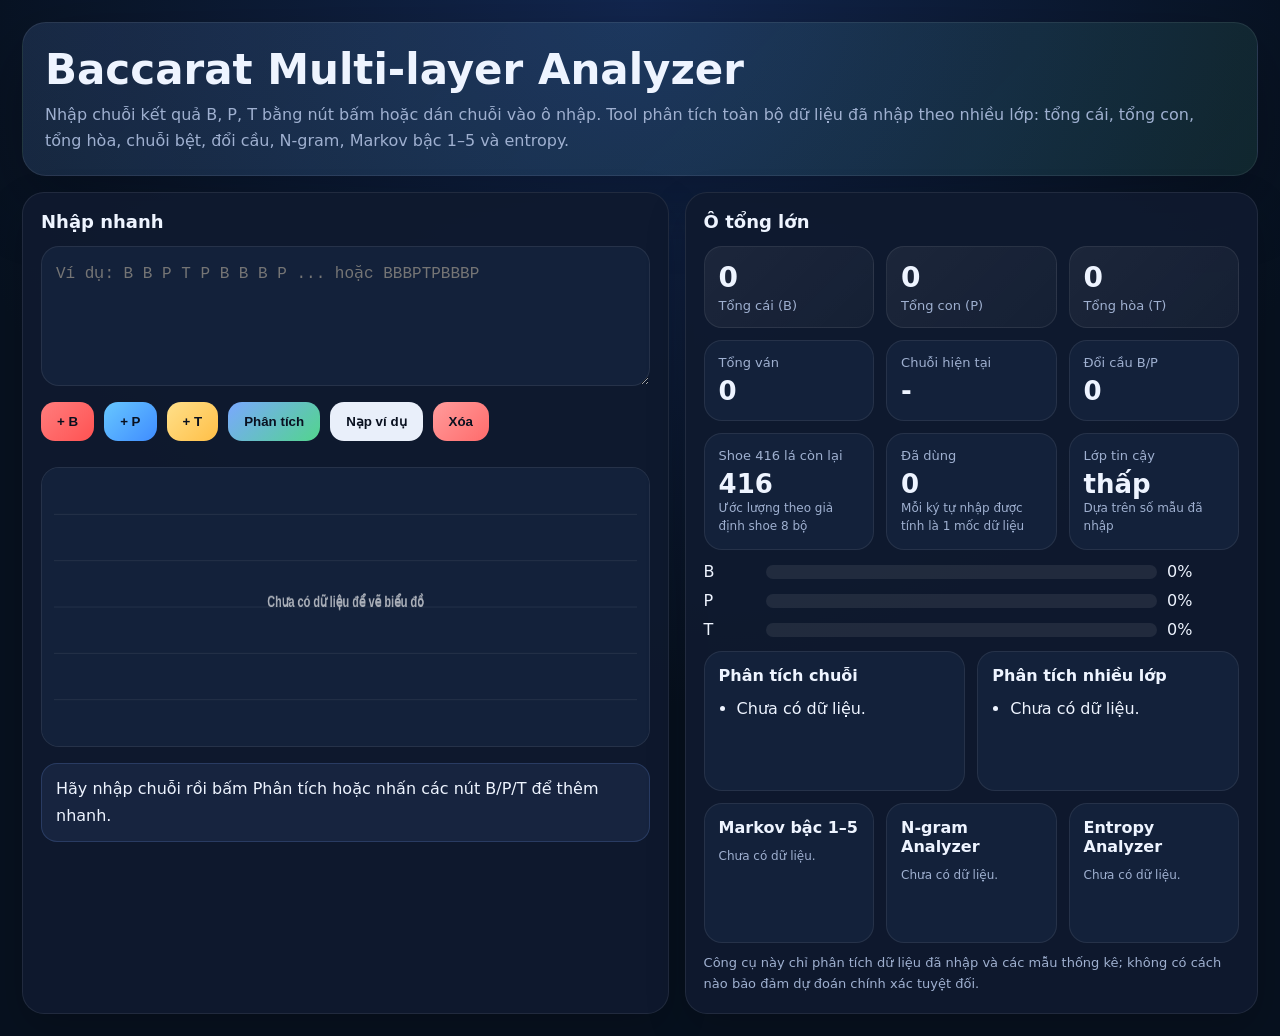
<file: bcr.html>
<!DOCTYPE html>
<html lang="vi">
<head>
  <meta charset="UTF-8" />
  <meta name="viewport" content="width=device-width, initial-scale=1.0" />
  <title>Baccarat Multi-layer Analyzer</title>
  <style>
    :root{
      --bg:#07111f;
      --panel:#0f1a2f;
      --panel2:#13213a;
      --line:rgba(255,255,255,.08);
      --text:#eef4ff;
      --muted:#9fb0d0;
      --b:#ff6b6b;
      --p:#52a8ff;
      --t:#ffd166;
      --good:#57d58d;
      --warn:#ffb703;
    }
    *{box-sizing:border-box}
    body{
      margin:0;
      font-family:Inter,system-ui,-apple-system,Segoe UI,Roboto,Arial,sans-serif;
      background:radial-gradient(circle at top,#12264f 0%,var(--bg) 58%);
      color:var(--text);
      min-height:100vh;
    }
    .wrap{max-width:1360px;margin:0 auto;padding:22px}
    .hero{
      background:linear-gradient(135deg,rgba(122,168,255,.14),rgba(87,213,141,.10));
      border:1px solid var(--line);
      border-radius:24px;
      padding:22px;
      box-shadow:0 24px 70px rgba(0,0,0,.28);
      margin-bottom:16px;
    }
    h1{margin:0 0 8px;font-size:clamp(28px,4vw,42px)}
    .sub{margin:0;color:var(--muted);line-height:1.6}
    .grid{display:grid;grid-template-columns:1.06fr .94fr;gap:16px}
    .card{
      background:rgba(15,26,47,.95);
      border:1px solid var(--line);
      border-radius:22px;
      padding:18px;
      box-shadow:0 16px 40px rgba(0,0,0,.18);
    }
    .card h2{margin:0 0 14px;font-size:18px}
    textarea{
      width:100%;
      min-height:140px;
      resize:vertical;
      border-radius:18px;
      border:1px solid var(--line);
      background:var(--panel2);
      color:var(--text);
      padding:14px;
      font-size:16px;
      outline:none;
      line-height:1.7;
    }
    textarea:focus{border-color:rgba(122,168,255,.5);box-shadow:0 0 0 3px rgba(122,168,255,.12)}
    .quickbar{display:flex;flex-wrap:wrap;gap:10px;margin-top:12px}
    button{
      border:0;
      border-radius:14px;
      padding:12px 16px;
      cursor:pointer;
      font-weight:800;
      color:#09101f;
      transition:transform .08s ease,opacity .12s ease;
    }
    button:active{transform:translateY(1px)}
    .btn-b{background:linear-gradient(135deg,#ff7d7d,#ff5252)}
    .btn-p{background:linear-gradient(135deg,#67c7ff,#3f8cff)}
    .btn-t{background:linear-gradient(135deg,#ffe08a,#ffbf47)}
    .btn-primary{background:linear-gradient(135deg,#7aa8ff,#52d58d)}
    .btn-ghost{background:#e9effa}
    .btn-danger{background:linear-gradient(135deg,#ff9c9c,#ff6b6b)}
    .chips{display:flex;flex-wrap:wrap;gap:8px;margin-top:12px}
    .chip{
      width:36px;height:36px;border-radius:999px;display:grid;place-items:center;
      font-weight:900;color:#09101f;box-shadow:0 8px 18px rgba(0,0,0,.18);user-select:none
    }
    .chip.b{background:linear-gradient(135deg,#ff7d7d,#ff5252)}
    .chip.p{background:linear-gradient(135deg,#67c7ff,#3f8cff)}
    .chip.t{background:linear-gradient(135deg,#ffe08a,#ffbf47)}
    .pills{display:grid;grid-template-columns:repeat(3,minmax(0,1fr));gap:12px;margin-top:12px}
    .pill{background:linear-gradient(135deg, rgba(255,255,255,.06), rgba(255,255,255,.03));border:1px solid var(--line);border-radius:18px;padding:14px}
    .pill .big{font-size:28px;font-weight:900}
    .pill .name{color:var(--muted);font-size:13px;margin-top:4px}
    .stats{display:grid;grid-template-columns:repeat(3,minmax(0,1fr));gap:12px;margin-top:12px}
    .stat{
      background:var(--panel2);
      border:1px solid var(--line);
      border-radius:18px;
      padding:14px;
    }
    .label{font-size:13px;color:var(--muted);margin-bottom:6px}
    .value{font-size:26px;font-weight:900}
    .tiny{font-size:12px;color:var(--muted);line-height:1.5}
    .bars{margin-top:12px;display:grid;gap:10px}
    .row{display:grid;grid-template-columns:52px 1fr 72px;gap:10px;align-items:center}
    .track{height:14px;background:rgba(255,255,255,.08);border-radius:999px;overflow:hidden}
    .fill{height:100%;border-radius:999px}
    .bar-b{background:linear-gradient(135deg,#ff7d7d,#ff5252)}
    .bar-p{background:linear-gradient(135deg,#67c7ff,#3f8cff)}
    .bar-t{background:linear-gradient(135deg,#ffe08a,#ffbf47)}
    .note{margin-top:12px;background:rgba(122,168,255,.09);border:1px solid rgba(122,168,255,.18);border-radius:16px;padding:12px 14px;line-height:1.65}
    .analysis{display:grid;grid-template-columns:repeat(2,minmax(0,1fr));gap:12px;margin-top:12px}
    .box{background:var(--panel2);border:1px solid var(--line);border-radius:18px;padding:14px;min-height:140px}
    .box h3{margin:0 0 10px;font-size:16px}
    .box ul{margin:0;padding-left:18px;line-height:1.7;color:var(--text)}
    .box li{margin:4px 0}
    .box table{width:100%;border-collapse:collapse;color:var(--text);font-size:13px}
    .box th,.box td{border-bottom:1px solid rgba(255,255,255,.08);padding:6px 4px;text-align:left}
    .grid3{display:grid;grid-template-columns:repeat(3,minmax(0,1fr));gap:12px;margin-top:12px}
    canvas{width:100%;height:280px;background:var(--panel2);border:1px solid var(--line);border-radius:18px;margin-top:14px}
    .footer-note{margin-top:10px;color:var(--muted);font-size:13px;line-height:1.6}
    @media (max-width: 1060px){.grid{grid-template-columns:1fr}.analysis{grid-template-columns:1fr}.stats,.pills,.grid3{grid-template-columns:1fr 1fr}}
    @media (max-width: 560px){.stats,.pills,.grid3{grid-template-columns:1fr}.row{grid-template-columns:42px 1fr 56px} button{width:100%}}
  </style>
</head>
<body>
  <div class="wrap">
    <div class="hero">
      <h1>Baccarat Multi-layer Analyzer</h1>
      <p class="sub">Nhập chuỗi kết quả B, P, T bằng nút bấm hoặc dán chuỗi vào ô nhập. Tool phân tích toàn bộ dữ liệu đã nhập theo nhiều lớp: tổng cái, tổng con, tổng hòa, chuỗi bệt, đổi cầu, N-gram, Markov bậc 1–5 và entropy.</p>
    </div>

    <div class="grid">
      <section class="card">
        <h2>Nhập nhanh</h2>
        <textarea id="input" placeholder="Ví dụ: B B P T P B B B P ... hoặc BBBPTPBBBP"></textarea>
        <div class="quickbar">
          <button class="btn-b" onclick="addSymbol('B')">+ B</button>
          <button class="btn-p" onclick="addSymbol('P')">+ P</button>
          <button class="btn-t" onclick="addSymbol('T')">+ T</button>
          <button class="btn-primary" onclick="analyze()">Phân tích</button>
          <button class="btn-ghost" onclick="fillSample()">Nạp ví dụ</button>
          <button class="btn-danger" onclick="clearAll()">Xóa</button>
        </div>

        <div class="chips" id="chips"></div>
        <canvas id="chart" width="1000" height="320"></canvas>

        <div class="note" id="summary">Hãy nhập chuỗi rồi bấm Phân tích hoặc nhấn các nút B/P/T để thêm nhanh.</div>
      </section>

      <section class="card">
        <h2>Ô tổng lớn</h2>
        <div class="pills">
          <div class="pill"><div class="big" id="pillB">0</div><div class="name">Tổng cái (B)</div></div>
          <div class="pill"><div class="big" id="pillP">0</div><div class="name">Tổng con (P)</div></div>
          <div class="pill"><div class="big" id="pillT">0</div><div class="name">Tổng hòa (T)</div></div>
        </div>

        <div class="stats">
          <div class="stat"><div class="label">Tổng ván</div><div class="value" id="total">0</div></div>
          <div class="stat"><div class="label">Chuỗi hiện tại</div><div class="value" id="streak">-</div></div>
          <div class="stat"><div class="label">Đổi cầu B/P</div><div class="value" id="switches">0</div></div>
          <div class="stat"><div class="label">Shoe 416 lá còn lại</div><div class="value" id="remaining">416</div><div class="tiny">Ước lượng theo giả định shoe 8 bộ</div></div>
          <div class="stat"><div class="label">Đã dùng</div><div class="value" id="usedCards">0</div><div class="tiny">Mỗi ký tự nhập được tính là 1 mốc dữ liệu</div></div>
          <div class="stat"><div class="label">Lớp tin cậy</div><div class="value" id="confidence">-</div><div class="tiny">Dựa trên số mẫu đã nhập</div></div>
        </div>

        <div class="bars">
          <div class="row"><div>B</div><div class="track"><div class="fill bar-b" id="barB" style="width:0%"></div></div><div id="pctB">0%</div></div>
          <div class="row"><div>P</div><div class="track"><div class="fill bar-p" id="barP" style="width:0%"></div></div><div id="pctP">0%</div></div>
          <div class="row"><div>T</div><div class="track"><div class="fill bar-t" id="barT" style="width:0%"></div></div><div id="pctT">0%</div></div>
        </div>

        <div class="analysis">
          <div class="box">
            <h3>Phân tích chuỗi</h3>
            <ul id="patternList"><li>Chưa có dữ liệu.</li></ul>
          </div>
          <div class="box">
            <h3>Phân tích nhiều lớp</h3>
            <ul id="layerList"><li>Chưa có dữ liệu.</li></ul>
          </div>
        </div>

        <div class="grid3">
          <div class="box">
            <h3>Markov bậc 1–5</h3>
            <div id="markovBox" class="tiny">Chưa có dữ liệu.</div>
          </div>
          <div class="box">
            <h3>N-gram Analyzer</h3>
            <div id="ngramBox" class="tiny">Chưa có dữ liệu.</div>
          </div>
          <div class="box">
            <h3>Entropy Analyzer</h3>
            <div id="entropyBox" class="tiny">Chưa có dữ liệu.</div>
          </div>
        </div>

        <div class="footer-note">
          Công cụ này chỉ phân tích dữ liệu đã nhập và các mẫu thống kê; không có cách nào bảo đảm dự đoán chính xác tuyệt đối.
        </div>
      </section>
    </div>
  </div>

  <script>
    const input = document.getElementById('input');
    const canvas = document.getElementById('chart');
    const ctx = canvas.getContext('2d');
    const SHOE_SIZE = 416;
    const SYMBOLS = ['B','P','T'];

    function normalizeSequence(text){
      const upper = (text || '').toUpperCase();
      const arr = [];
      for (const ch of upper) if (ch === 'B' || ch === 'P' || ch === 'T') arr.push(ch);
      return arr;
    }

    function setInputFromSeq(seq){ input.value = seq.join(' '); }

    function addSymbol(symbol){
      const seq = normalizeSequence(input.value);
      seq.push(symbol);
      setInputFromSeq(seq);
      analyze();
    }

    function fillSample(){
      input.value = 'B B B P P T B P P P B B T B B P P B T T B P B B B P P';
      analyze();
    }

    function clearAll(){ input.value = ''; render([]); }

    function counts(seq){ const c = {B:0,P:0,T:0}; seq.forEach(x => c[x]++); return c; }

    function streakInfo(seq){
      if (!seq.length) return {label:'-', len:0};
      const last = seq[seq.length - 1];
      let len = 1;
      for (let i = seq.length - 2; i >= 0; i--) { if (seq[i] === last) len++; else break; }
      return {label:last, len};
    }

    function switchCount(seq){
      let n = 0;
      for (let i=1;i<seq.length;i++) if ((seq[i-1] === 'B' && seq[i] === 'P') || (seq[i-1] === 'P' && seq[i] === 'B')) n++;
      return n;
    }

    function runLengths(seq){
      if (!seq.length) return [];
      const runs = [];
      let cur = seq[0], len = 1;
      for (let i=1;i<seq.length;i++) {
        if (seq[i] === cur) len++;
        else { runs.push({k:cur, len}); cur = seq[i]; len = 1; }
      }
      runs.push({k:cur, len});
      return runs;
    }

    function transitions(seq){
      const map = {B:{B:0,P:0,T:0}, P:{B:0,P:0,T:0}, T:{B:0,P:0,T:0}};
      for (let i=1;i<seq.length;i++) map[seq[i-1]][seq[i]]++;
      return map;
    }

    function windowStats(seq, size){
      const slice = seq.slice(Math.max(0, seq.length - size));
      const c = counts(slice);
      const total = slice.length || 1;
      return { size: slice.length, b: Math.round((c.B/total)*100), p: Math.round((c.P/total)*100), t: Math.round((c.T/total)*100) };
    }

    function probability(seq){
      const c = counts(seq);
      const total = seq.length;
      const alpha = 1;
      const denom = total + 3*alpha;
      return { B:(c.B + alpha)/denom, P:(c.P + alpha)/denom, T:(c.T + alpha)/denom };
    }

    function predictByMarkov(seq){
      const trans = transitions(seq);
      const last = seq[seq.length - 1];
      const row = last ? trans[last] : {B:0,P:0,T:0};
      const sum = row.B + row.P + row.T;
      if (!sum) return probability(seq);
      const alpha = 1;
      const denom = sum + 3*alpha;
      return { B:(row.B + alpha)/denom, P:(row.P + alpha)/denom, T:(row.T + alpha)/denom };
    }

    function topClass(obj){ return Object.entries(obj).sort((a,b)=>b[1]-a[1])[0][0]; }

    function buildNgrams(seq, n){
      const map = new Map();
      for (let i = 0; i <= seq.length - n; i++) {
        const k = seq.slice(i, i + n).join('');
        map.set(k, (map.get(k) || 0) + 1);
      }
      return [...map.entries()].sort((a,b)=>b[1]-a[1]);
    }

    function markovOrder(seq, order){
      const states = ['B','P','T'];
      const result = {};
      if (seq.length <= order) return null;
      for (const s of states) result[s] = {B:0,P:0,T:0};
      for (let i = order; i < seq.length; i++) {
        const key = seq.slice(i - order, i).join('');
        const next = seq[i];
        if (!result[key]) result[key] = {B:0,P:0,T:0};
        result[key][next]++;
      }
      const lastCtx = seq.slice(seq.length - order).join('');
      const row = result[lastCtx];
      if (!row) return null;
      const sum = row.B + row.P + row.T;
      if (!sum) return null;
      return {
        context: lastCtx,
        B: row.B / sum,
        P: row.P / sum,
        T: row.T / sum,
        raw: row
      };
    }

    function exactContinuation(seq, maxOrder = 5){
      for (let order = Math.min(maxOrder, seq.length - 1); order >= 1; order--) {
        const ctx = seq.slice(seq.length - order).join('');
        const countsNext = {B:0,P:0,T:0};
        let support = 0;
        for (let i = order; i < seq.length; i++) {
          const window = seq.slice(i - order, i).join('');
          if (window === ctx) {
            countsNext[seq[i]]++;
            support++;
          }
        }
        if (support > 0) {
          const total = countsNext.B + countsNext.P + countsNext.T;
          return {
            order,
            context: ctx,
            support,
            B: countsNext.B / total,
            P: countsNext.P / total,
            T: countsNext.T / total,
            raw: countsNext
          };
        }
      }
      return null;
    }

    function entropy(seq, windowSize = null){
      const slice = windowSize ? seq.slice(Math.max(0, seq.length - windowSize)) : seq;
      if (!slice.length) return 0;
      const c = counts(slice);
      const total = slice.length;
      let h = 0;
      for (const k of SYMBOLS) {
        const p = c[k] / total;
        if (p > 0) h -= p * Math.log2(p);
      }
      return h;
    }

    function entropyLevel(h){
      if (h < 0.7) return 'rất thấp';
      if (h < 1.2) return 'thấp';
      if (h < 1.45) return 'trung bình';
      if (h < 1.55) return 'khá cao';
      return 'cao';
    }

    function renderChips(seq){
      const chips = document.getElementById('chips');
      chips.innerHTML = '';
      seq.forEach(v => {
        const d = document.createElement('div');
        d.className = `chip ${v.toLowerCase()}`;
        d.textContent = v;
        chips.appendChild(d);
      });
    }

    function drawChart(seq){
      const w = canvas.width, h = canvas.height;
      ctx.clearRect(0,0,w,h);
      ctx.fillStyle = '#13213a';
      ctx.fillRect(0,0,w,h);
      ctx.strokeStyle = 'rgba(255,255,255,.08)';
      for (let i=1;i<6;i++) { const y = (h/6)*i; ctx.beginPath(); ctx.moveTo(20,y); ctx.lineTo(w-20,y); ctx.stroke(); }
      if (!seq.length) {
        ctx.fillStyle = 'rgba(255,255,255,.65)';
        ctx.font = '600 18px Inter, sans-serif';
        ctx.textAlign = 'center';
        ctx.fillText('Chưa có dữ liệu để vẽ biểu đồ', w/2, h/2);
        return;
      }
      const yMap = {B:90, P:180, T:270};
      const cMap = {B:'#ff5e5e', P:'#49a4ff', T:'#ffcc4d'};
      const startX = 38;
      const gap = Math.max(24, Math.min(48, (w - 80) / Math.max(1, seq.length - 1)));
      ctx.lineWidth = 3;
      ctx.strokeStyle = 'rgba(255,255,255,.22)';
      ctx.beginPath();
      seq.forEach((v, i) => { const x = startX + i*gap; const y = yMap[v]; if (i === 0) ctx.moveTo(x,y); else ctx.lineTo(x,y); });
      ctx.stroke();
      seq.forEach((v, i) => {
        const x = startX + i*gap, y = yMap[v];
        ctx.beginPath(); ctx.fillStyle = cMap[v]; ctx.arc(x,y,8,0,Math.PI*2); ctx.fill(); ctx.strokeStyle = '#fff'; ctx.lineWidth = 2; ctx.stroke();
      });
      ctx.font = '600 14px Inter, sans-serif'; ctx.textAlign = 'left';
      let lx = 24;
      [['B','Cái',cMap.B],['P','Con',cMap.P],['T','Hòa',cMap.T]].forEach(([k, label, c]) => {
        ctx.fillStyle = c; ctx.fillRect(lx, 18, 12, 12); ctx.fillStyle = '#eef4ff'; ctx.fillText(`${k} = ${label}`, lx + 18, 29); lx += 120;
      });
    }

    function render(seq){
      renderChips(seq);
      drawChart(seq);

      const total = seq.length;
      const c = counts(seq);
      const st = streakInfo(seq);
      const sw = switchCount(seq);
      const pct = { B: total ? c.B / total : 0, P: total ? c.P / total : 0, T: total ? c.T / total : 0 };
      const remaining = Math.max(0, SHOE_SIZE - total);
      const confidence = total < 8 ? 'thấp' : total < 25 ? 'trung bình' : total < 60 ? 'khá' : 'cao';
      document.getElementById('total').textContent = total;
      document.getElementById('streak').textContent = total ? `${st.label} × ${st.len}` : '-';
      document.getElementById('switches').textContent = sw;
      document.getElementById('remaining').textContent = remaining;
      document.getElementById('usedCards').textContent = total;
      document.getElementById('confidence').textContent = confidence;
      document.getElementById('pillB').textContent = c.B;
      document.getElementById('pillP').textContent = c.P;
      document.getElementById('pillT').textContent = c.T;
      document.getElementById('barB').style.width = `${pct.B*100}%`;
      document.getElementById('barP').style.width = `${pct.P*100}%`;
      document.getElementById('barT').style.width = `${pct.T*100}%`;
      document.getElementById('pctB').textContent = `${Math.round(pct.B*100)}%`;
      document.getElementById('pctP').textContent = `${Math.round(pct.P*100)}%`;
      document.getElementById('pctT').textContent = `${Math.round(pct.T*100)}%`;

      const patternList = document.getElementById('patternList');
      const layerList = document.getElementById('layerList');
      const markovBox = document.getElementById('markovBox');
      const ngramBox = document.getElementById('ngramBox');
      const entropyBox = document.getElementById('entropyBox');
      const runs = runLengths(seq);
      const longest = runs.length ? runs.reduce((a,b)=> a.len >= b.len ? a : b) : null;
      const trans = transitions(seq);
      const prob = probability(seq);
      const markov1 = predictByMarkov(seq);
      const recent10 = windowStats(seq, 10);
      const recent20 = windowStats(seq, 20);
      const recent50 = windowStats(seq, 50);

      if (!total) {
        patternList.innerHTML = '<li>Chưa có dữ liệu.</li>';
        layerList.innerHTML = '<li>Chưa có dữ liệu.</li>';
        markovBox.textContent = 'Chưa có dữ liệu.';
        ngramBox.textContent = 'Chưa có dữ liệu.';
        entropyBox.textContent = 'Chưa có dữ liệu.';
      } else {
        const top = topClass(c);
        const topName = top === 'B' ? 'Tổng cái (B)' : top === 'P' ? 'Tổng con (P)' : 'Tổng hòa (T)';
        const markovTop = topClass(markov1);
        const markovName = markovTop === 'B' ? 'B' : markovTop === 'P' ? 'P' : 'T';

        patternList.innerHTML = `
          <li>Kết quả xuất hiện nhiều nhất: <strong>${topName}</strong>.</li>
          <li>Chuỗi hiện tại: <strong>${st.label} × ${st.len}</strong>.</li>
          <li>Chuỗi dài nhất: <strong>${longest ? longest.k + ' × ' + longest.len : '-'}</strong>.</li>
          <li>Số lần đổi giữa B và P: <strong>${sw}</strong>.</li>
          <li>Đoạn gần nhất 10 ván: B ${recent10.b}%, P ${recent10.p}%, T ${recent10.t}%.</li>
        `;

        layerList.innerHTML = `
          <li>Tổng toàn bộ: B ${Math.round(prob.B*100)}%, P ${Math.round(prob.P*100)}%, T ${Math.round(prob.T*100)}%.</li>
          <li>Mô hình Markov theo ván cuối: nghiêng về <strong>${markovName}</strong> (${Math.round(markov1[markovTop]*100)}%).</li>
          <li>Cửa sổ 20 ván gần nhất: B ${recent20.b}%, P ${recent20.p}%, T ${recent20.t}%.</li>
          <li>Cửa sổ 50 ván gần nhất: B ${recent50.b}%, P ${recent50.p}%, T ${recent50.t}%.</li>
          <li>Chuyển tiếp quan sát được: B→P ${trans.B.P}, P→B ${trans.P.B}, B→B ${trans.B.B}, P→P ${trans.P.P}.</li>
          <li>Ước lượng shoe 8 bộ: đã nhập ${total} / 416 lá, còn ${remaining} lá.</li>
        `;

        const orders = [1,2,3,4,5];
        const markovHtml = orders.map(order => {
          const m = order === 1 ? null : markovOrder(seq, order);
          if (order === 1) {
            const best = topClass(markov1);
            return `<tr><td>1</td><td>ctx cuối 1</td><td>${Math.round(markov1.B*100)}% / ${Math.round(markov1.P*100)}% / ${Math.round(markov1.T*100)}%</td><td>${best}</td></tr>`;
          }
          if (!m) return `<tr><td>${order}</td><td>không đủ mẫu</td><td>-</td><td>-</td></tr>`;
          const best = topClass(m);
          return `<tr><td>${order}</td><td>${m.context}</td><td>${Math.round(m.B*100)}% / ${Math.round(m.P*100)}% / ${Math.round(m.T*100)}%</td><td>${best}</td></tr>`;
        }).join('');
        markovBox.innerHTML = `
          <table>
            <thead><tr><th>Bậc</th><th>Ngữ cảnh</th><th>P(B/P/T)</th><th>Top</th></tr></thead>
            <tbody>${markovHtml}</tbody>
          </table>
        `;

        const ngramRows = [2,3,4,5].map(n => {
          const grams = buildNgrams(seq, n).slice(0, 4);
          const text = grams.length ? grams.map(([k,v]) => `${k}:${v}`).join(', ') : 'Không đủ mẫu';
          return `<li><strong>${n}-gram:</strong> ${text}</li>`;
        }).join('');
        ngramBox.innerHTML = `<ul>${ngramRows}</ul>`;

        const hAll = entropy(seq);
        const h10 = entropy(seq, 10);
        const h20 = entropy(seq, 20);
        entropyBox.innerHTML = `
          <ul>
            <li>Entropy toàn bộ: <strong>${hAll.toFixed(3)}</strong> (${entropyLevel(hAll)})</li>
            <li>Entropy 10 ván gần nhất: <strong>${h10.toFixed(3)}</strong> (${entropyLevel(h10)})</li>
            <li>Entropy 20 ván gần nhất: <strong>${h20.toFixed(3)}</strong> (${entropyLevel(h20)})</li>
            <li>Ý nghĩa: entropy thấp = chuỗi lặp rõ hơn, entropy cao = chuỗi biến động nhiều hơn.</li>
          </ul>
        `;
      }

      const exact = exactContinuation(seq, 5);
      const exactLabel = exact ? (exact.B >= exact.P && exact.B >= exact.T ? 'B' : exact.P >= exact.B && exact.P >= exact.T ? 'P' : 'T') : null;
      const bestOverall = topClass(prob);
      const bestMarkov = total ? topClass(markov1) : 'B';
      const bestLabel = bestOverall === 'B' ? 'cái (B)' : bestOverall === 'P' ? 'con (P)' : 'hòa (T)';
      const markovLabel = bestMarkov === 'B' ? 'cái (B)' : bestMarkov === 'P' ? 'con (P)' : 'hòa (T)';
      const summary = document.getElementById('summary');
      summary.innerHTML = total
        ? (exact
            ? `Phân tích hoàn tất. Khớp ngữ cảnh đuôi dài nhất bậc <strong>${exact.order}</strong> với chuỗi <strong>${exact.context}</strong> (xuất hiện <strong>${exact.support}</strong> lần). Phân bố tiếp theo là B ${Math.round(exact.B*100)}%, P ${Math.round(exact.P*100)}%, T ${Math.round(exact.T*100)}%. Mức tin cậy theo số mẫu: <strong>${confidence}</strong>.`
            : `Phân tích hoàn tất nhưng chưa có ngữ cảnh đuôi nào khớp trong dữ liệu đã nhập. Mức tin cậy theo số mẫu: <strong>${confidence}</strong>.`)
        : 'Hãy nhập chuỗi rồi bấm Phân tích hoặc nhấn các nút B/P/T để thêm nhanh.';
    }

    function analyze(){
      const seq = normalizeSequence(input.value);
      setInputFromSeq(seq);
      render(seq);
    }

    input.addEventListener('input', analyze);
    analyze();
  </script>
</body>
</html>
</file>
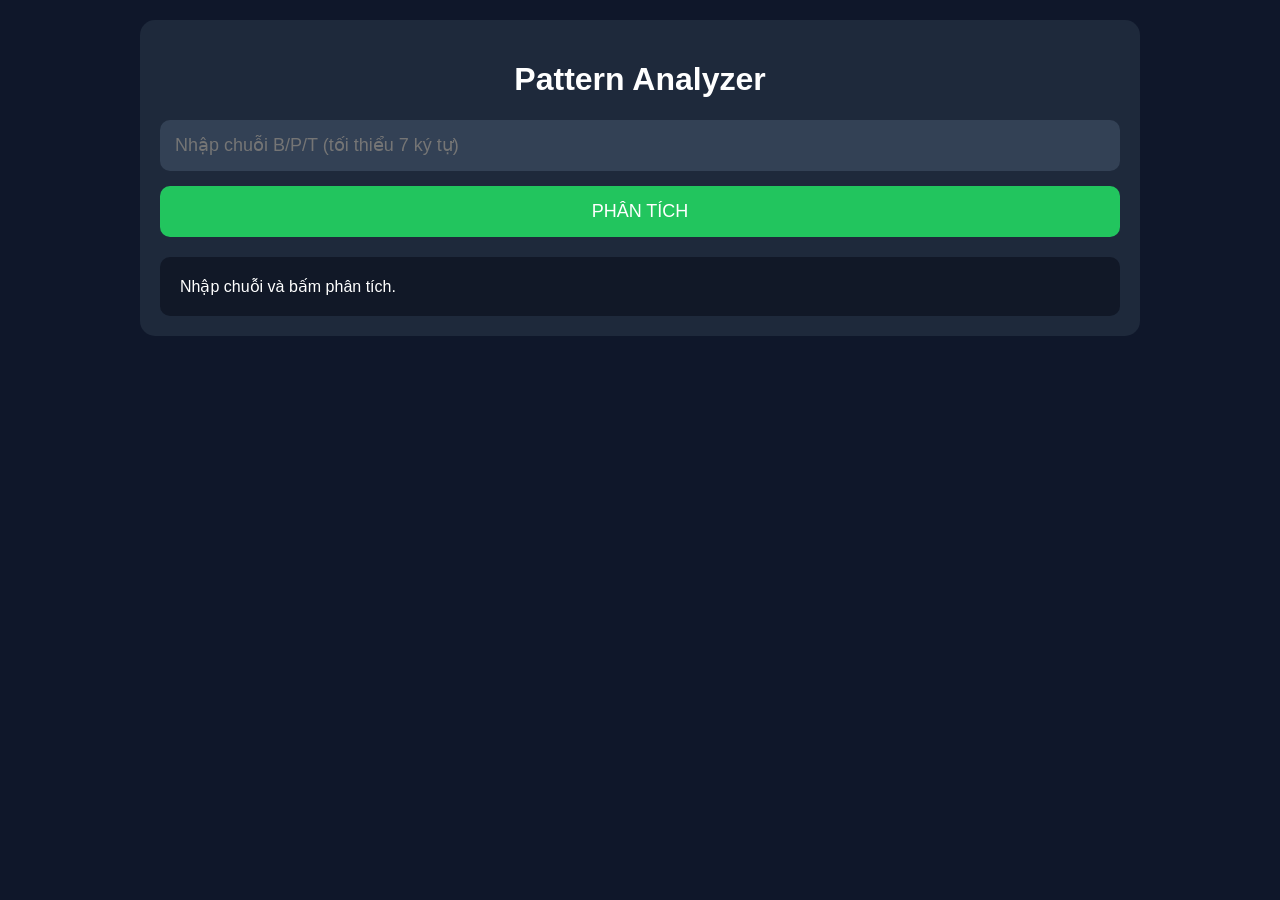
<file: bcr2.html>
<!DOCTYPE html>
<html lang="vi">
<head>
<meta charset="UTF-8">
<meta name="viewport" content="width=device-width,initial-scale=1">
<title>Pattern Analyzer</title>

<style>
*{
    box-sizing:border-box;
}

body{
    margin:0;
    padding:20px;
    background:#0f172a;
    color:white;
    font-family:Arial,Helvetica,sans-serif;
}

.container{
    max-width:1000px;
    margin:auto;
}

.card{
    background:#1e293b;
    padding:20px;
    border-radius:15px;
}

h1{
    text-align:center;
}

input{
    width:100%;
    padding:15px;
    font-size:18px;
    border:none;
    border-radius:10px;
    background:#334155;
    color:white;
}

button{
    width:100%;
    margin-top:15px;
    padding:15px;
    border:none;
    border-radius:10px;
    background:#22c55e;
    color:white;
    font-size:18px;
    cursor:pointer;
}

button:hover{
    opacity:.9;
}

.result{
    margin-top:20px;
    padding:20px;
    border-radius:10px;
    background:#111827;
}

.success{
    color:#22c55e;
    font-weight:bold;
}

.warning{
    color:#f59e0b;
    font-weight:bold;
}

.big{
    font-size:40px;
    font-weight:bold;
    margin:10px 0;
}

table{
    width:100%;
    border-collapse:collapse;
    margin-top:15px;
}

td,th{
    border:1px solid #374151;
    padding:8px;
    text-align:center;
}
</style>
</head>
<body>

<div class="container">

<div class="card">

<h1>Pattern Analyzer</h1>

<input
id="pattern"
placeholder="Nhập chuỗi B/P/T (tối thiểu 7 ký tự)"
>

<button onclick="analyze()">
PHÂN TÍCH
</button>

<div id="result" class="result">
Nhập chuỗi và bấm phân tích.
</div>

</div>

</div>

<script>

const DATABASE = `
ppppbbbpppbtbppbbttbbbbtbbbbbbbpptppbbpbbbpbbbpbbbppp
pbbpbbbbppppppbtbbppbtpppbbpppbbpbbbbbbpbpppppbbbb
pppppppbbbpbppbptppbptpbpbbbpbptbbpttpppppbb
bbpppbpbbbbppppppbpbtppbpbpbbtbbpbppp
btbppbbttbbbbtbbbbbbbpptppbbpbbbpbbbpbbbppppbppbbbpbtppp
btbptpbtbppbppbbtbbbbpbtpbppppbpbbppppb
pbbpbpbpppbpbtppppp
pbppbbbbbbbpbppbbpbbpppbbbt
bpppptptpbpbbtbtbbpbbbtbpppbppbp
`
.replace(/\s/g,"")
.toLowerCase();

function similarity(a,b){

    let score = 0;

    for(let i=0;i<a.length;i++){
        if(a[i]===b[i]) score++;
    }

    return score / a.length;
}

function analyze(){

    let pattern =
    document
    .getElementById("pattern")
    .value
    .toLowerCase()
    .replace(/[^bpt]/g,"");

    if(pattern.length < 7){
        alert("Nhập tối thiểu 7 ký tự");
        return;
    }

    let found = false;

    for(let len=pattern.length;len>=7;len--){

        let search = pattern.slice(-len);

        let nextChars = [];

        for(let i=0;i<DATABASE.length-len;i++){

            let sub =
            DATABASE.substring(
                i,
                i+len
            );

            if(sub===search){

                let next =
                DATABASE[i+len];

                if(next){
                    nextChars.push(next);
                }
            }
        }

        if(nextChars.length){

            found = true;

            let b =
            nextChars.filter(x=>x==="b").length;

            let p =
            nextChars.filter(x=>x==="p").length;

            let t =
            nextChars.filter(x=>x==="t").length;

            let result="B";
            let max=b;

            if(p>max){
                max=p;
                result="P";
            }

            if(t>max){
                max=t;
                result="T";
            }

            let confidence =
            (
                max /
                nextChars.length *
                100
            ).toFixed(1);

            document
            .getElementById("result")
            .innerHTML = `
            <div class="success">
            TRÙNG CHUỖI
            </div>

            <div class="big">${result}</div>

            <b>Chuỗi khớp:</b> ${search}<br>
            <b>Độ dài:</b> ${len}<br>
            <b>Số lần xuất hiện:</b> ${nextChars.length}<br>
            <b>Tỷ lệ ký tự phổ biến nhất:</b> ${confidence}%<br>

            <table>
            <tr>
            <th>B</th>
            <th>P</th>
            <th>T</th>
            </tr>
            <tr>
            <td>${b}</td>
            <td>${p}</td>
            <td>${t}</td>
            </tr>
            </table>

            <br>

            <b>Các ký tự theo sau mẫu:</b><br>
            ${nextChars.join(" ")}
            `;

            return;
        }
    }

    aiAnalysis(pattern);
}

function aiAnalysis(pattern){

    let candidates = [];

    for(
        let i=0;
        i<DATABASE.length-pattern.length;
        i++
    ){

        let sample =
        DATABASE.substring(
            i,
            i+pattern.length
        );

        let next =
        DATABASE[
            i+pattern.length
        ];

        if(!next) continue;

        let sim =
        similarity(
            pattern,
            sample
        );

        candidates.push({
            sample,
            next,
            sim
        });
    }

    candidates.sort(
        (a,b)=>
        b.sim-a.sim
    );

    candidates =
    candidates.slice(0,20);

    let scoreB=0;
    let scoreP=0;
    let scoreT=0;

    candidates.forEach(item=>{

        if(item.next==="b")
            scoreB += item.sim;

        if(item.next==="p")
            scoreP += item.sim;

        if(item.next==="t")
            scoreT += item.sim;
    });

    let total =
    scoreB +
    scoreP +
    scoreT;

    if(total===0){
        total=1;
    }

    let pb =
    (
        scoreB/total*100
    ).toFixed(1);

    let pp =
    (
        scoreP/total*100
    ).toFixed(1);

    let pt =
    (
        scoreT/total*100
    ).toFixed(1);

    let rows="";

    candidates.forEach(item=>{

        rows += `
        <tr>
        <td>${item.sample}</td>
        <td>${(item.sim*100).toFixed(1)}%</td>
        <td>${item.next.toUpperCase()}</td>
        </tr>
        `;
    });

    document
    .getElementById("result")
    .innerHTML = `

    <div class="warning">
    KHÔNG TÌM THẤY CHUỖI TRÙNG
    </div>

    <br>

    Đã thực hiện phân tích các mẫu tương đồng nhất trong dữ liệu.

    <table>
    <tr>
    <th>Ký tự</th>
    <th>Tỷ lệ</th>
    </tr>
    <tr>
    <td>B</td>
    <td>${pb}%</td>
    </tr>
    <tr>
    <td>P</td>
    <td>${pp}%</td>
    </tr>
    <tr>
    <td>T</td>
    <td>${pt}%</td>
    </tr>
    </table>

    <br>

    <b>20 mẫu tương đồng nhất</b>

    <table>
    <tr>
    <th>Mẫu</th>
    <th>Độ giống</th>
    <th>Ký tự sau</th>
    </tr>
    ${rows}
    </table>
    `;
}

</script>

</body>
</html>
</file>
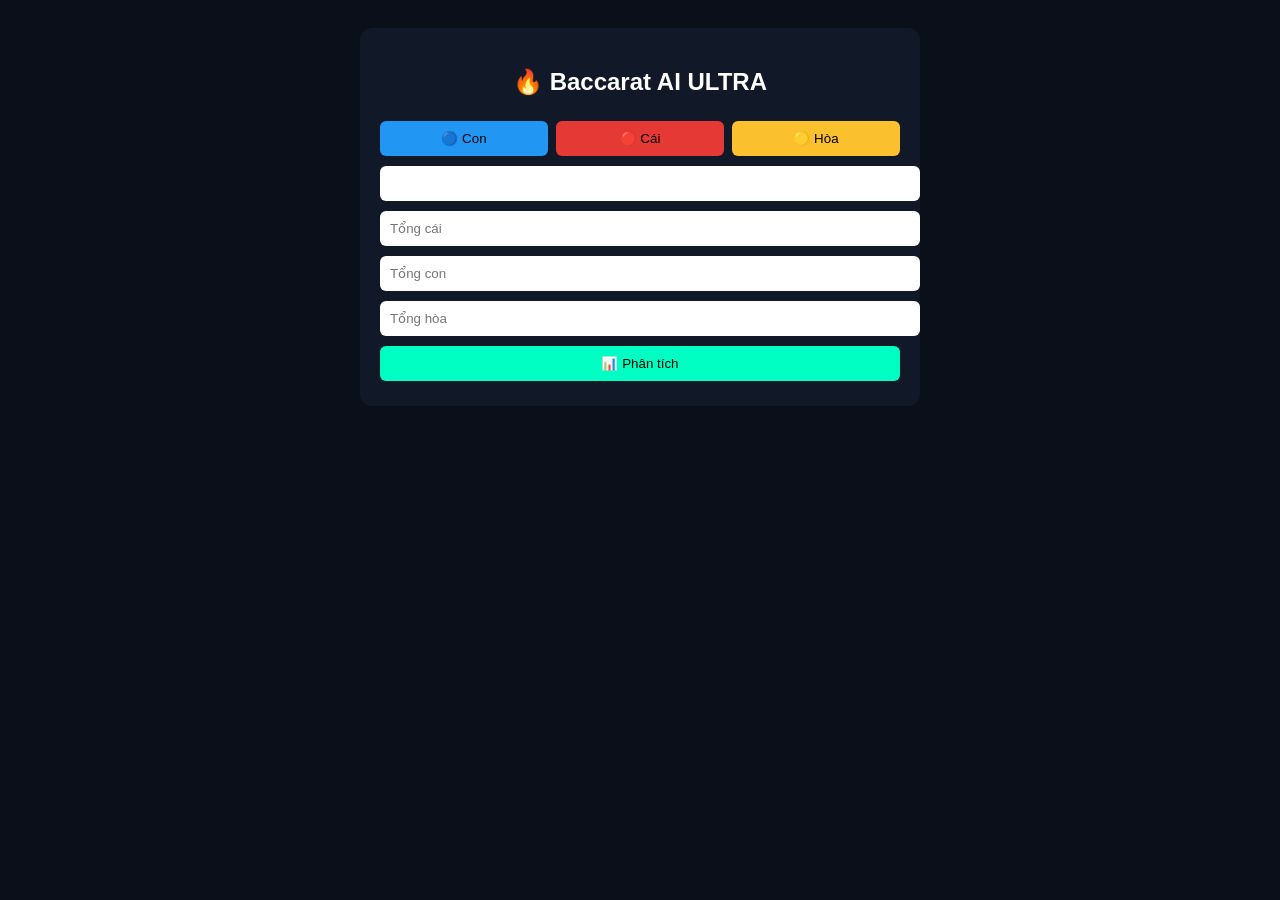
<file: bcrvip.html>
<!DOCTYPE html>
<html lang="vi">
<head>
<meta charset="UTF-8">
<title>🔥 Baccarat AI ULTRA</title>

<style>
body{background:#0b0f1a;color:#fff;font-family:Arial;text-align:center;padding:20px;}
.box{max-width:520px;margin:auto;background:#111827;padding:20px;border-radius:12px;}
button,input{padding:10px;border:none;border-radius:6px;width:100%;margin:5px 0;}
.row{display:flex;gap:8px;}
.btnP{background:#2196f3;}
.btnB{background:#e53935;}
.btnT{background:#fbc02d;color:#000;}
.btnMain{background:#00ffc3;}
.bar{height:8px;border-radius:4px;margin:4px 0;}
</style>
</head>

<body>

<div class="box">
<h2>🔥 Baccarat AI ULTRA</h2>

<div class="row">
<button class="btnP" onclick="add('P')">🔵 Con</button>
<button class="btnB" onclick="add('B')">🔴 Cái</button>
<button class="btnT" onclick="add('T')">🟡 Hòa</button>
</div>

<input id="history" readonly>

<input id="bTotal" type="number" placeholder="Tổng cái">
<input id="pTotal" type="number" placeholder="Tổng con">
<input id="tTotal" type="number" placeholder="Tổng hòa">

<button class="btnMain" onclick="calc()">📊 Phân tích</button>

<div id="result"></div>

</div>

<script>

let historyArr=[];

// ===== ADD =====
function add(x){
    historyArr.push(x);
    document.getElementById("history").value = historyArr.join(",");
}

// ===== MARKOV N =====
function markovN(n){

    let map={};

    for(let i=0;i<historyArr.length-n;i++){
        let key=historyArr.slice(i,i+n).join("");
        let next=historyArr[i+n];

        if(!map[key]) map[key]={B:0,P:0,T:0};
        map[key][next]++;
    }

    return map;
}

// ===== CALC =====
function calc(){

let resultDiv=document.getElementById("result");

if(historyArr.length<6){
    alert("Nhập ít nhất 6 tay!");
    return;
}

// ===== FULL =====
let full={B:0,P:0,T:0};
historyArr.forEach(x=>full[x]++);
let total=historyArr.length;

full.B/=total;
full.P/=total;
full.T/=total;

// ===== MARKOV =====
let m1=markovN(1);
let m2=markovN(2);
let m3=markovN(3);

let last1=historyArr.slice(-1).join("");
let last2=historyArr.slice(-2).join("");
let last3=historyArr.slice(-3).join("");

function getProb(map,key){
    if(!map[key]) return {B:0.33,P:0.33,T:0.34};
    let s=map[key].B+map[key].P+map[key].T;
    return {
        B:map[key].B/s,
        P:map[key].P/s,
        T:map[key].T/s
    };
}

let mk1=getProb(m1,last1);
let mk2=getProb(m2,last2);
let mk3=getProb(m3,last3);

// ===== PATTERN LẶP =====
let pattern={B:0,P:0,T:0};

for(let i=0;i<historyArr.length-4;i++){
    let seq=historyArr.slice(i,i+3).join("");
    let next=historyArr[i+3];

    if(seq===last3){
        pattern[next]++;
    }
}

let pSum=pattern.B+pattern.P+pattern.T;
if(pSum>0){
    pattern.B/=pSum;
    pattern.P/=pSum;
    pattern.T/=pSum;
}else{
    pattern={...full};
}

// ===== SHORT =====
let recent=historyArr.slice(-10);
let short={B:0,P:0,T:0};
recent.forEach(x=>short[x]++);
let sTotal=recent.length;

short.B/=sTotal;
short.P/=sTotal;
short.T/=sTotal;

// ===== TOTAL INPUT =====
let bTotal=Number(document.getElementById("bTotal").value)||0;
let pTotal=Number(document.getElementById("pTotal").value)||0;
let tTotal=Number(document.getElementById("tTotal").value)||0;

let sum=bTotal+pTotal+tTotal;

let totalAI=sum>0?{
    B:(bTotal+1)/(sum+3),
    P:(pTotal+1)/(sum+3),
    T:(tTotal+1)/(sum+3)
}:{B:0.4586,P:0.4462,T:0.0952};

// ===== FINAL BLEND =====
let final={
    B:0.25*full.B + 0.20*mk1.B + 0.15*mk2.B + 0.10*mk3.B + 0.10*pattern.B + 0.10*short.B + 0.10*totalAI.B,
    P:0.25*full.P + 0.20*mk1.P + 0.15*mk2.P + 0.10*mk3.P + 0.10*pattern.P + 0.10*short.P + 0.10*totalAI.P,
    T:0.25*full.T + 0.20*mk1.T + 0.15*mk2.T + 0.10*mk3.T + 0.10*pattern.T + 0.10*short.T + 0.10*totalAI.T
};

// normalize
let fSum=final.B+final.P+final.T;
final.B/=fSum;
final.P/=fSum;
final.T/=fSum;

// ===== RESULT =====
let result="🔴 CÁI";
let max=final.B;

if(final.P>max){result="🔵 CON";max=final.P;}
if(final.T>max){result="🟡 HÒA";}

// ===== UI =====
function bar(p,c){
return `<div class="bar" style="width:${p}%;background:${c}"></div>`;
}

resultDiv.innerHTML=`
🔥 <b>AI PHÂN TÍCH TOÀN CHUỖI</b><br><br>

📊 FULL: ${(full.B*100).toFixed(1)} / ${(full.P*100).toFixed(1)} / ${(full.T*100).toFixed(1)}<br>
🧠 MK1: ${(mk1.B*100).toFixed(1)} / ${(mk1.P*100).toFixed(1)} / ${(mk1.T*100).toFixed(1)}<br>
🧠 MK2: ${(mk2.B*100).toFixed(1)} / ${(mk2.P*100).toFixed(1)} / ${(mk2.T*100).toFixed(1)}<br>
🧠 MK3: ${(mk3.B*100).toFixed(1)} / ${(mk3.P*100).toFixed(1)} / ${(mk3.T*100).toFixed(1)}<br>

<br>🎯 FINAL<br>

🔴 ${(final.B*100).toFixed(2)}%
${bar(final.B*100,'#e53935')}

🔵 ${(final.P*100).toFixed(2)}%
${bar(final.P*100,'#2196f3')}

🟡 ${(final.T*100).toFixed(2)}%
${bar(final.T*100,'#fbc02d')}

<br><br>👉 <b>${result}</b>
`;

}

</script>

</body>
</html>
</file>
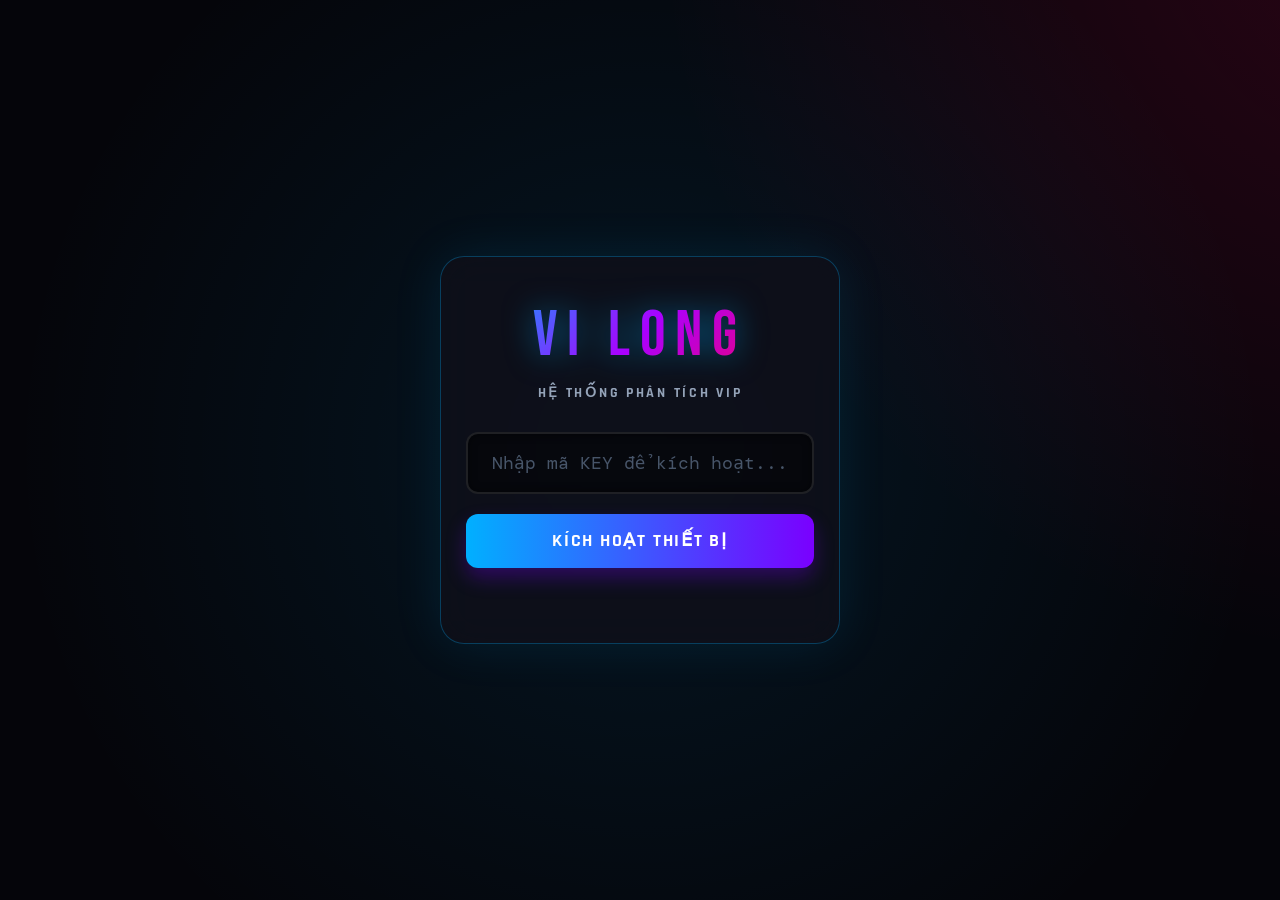
<file: khovukhiobf.html>
<!DOCTYPE html>
<html lang="vi"><head>
  <meta charset="UTF-8">
  <meta name="viewport" content="width=device-width, initial-scale=1.0">
  
  
  
  
    
</head>
<body>
  <meta charset="UTF-8">


<meta charset="UTF-8">
<meta name="viewport" content="width=device-width,initial-scale=1,maximum-scale=1,user-scalable=no">
<title>👑 VI LONG PRO MAX - VIP SYSTEM</title>
<link href="https://fonts.googleapis.com/css2?family=Bebas+Neue&amp;family=DM+Mono:wght@400;500;700&amp;family=Rajdhani:wght@400;500;600;700;800&amp;display=swap" rel="stylesheet">
<style>
/* ==========================================================
   CSS HỆ THỐNG QUẢN LÝ KEY & ĐĂNG NHẬP VIP (MỚI THÊM)
   ========================================================== */
#vip-gate, #admin-gate {
  position: fixed; inset: 0; z-index: 9999;
  background: #05050a; overflow: hidden;
  display: flex; flex-direction: column; align-items: center; justify-content: center;
  font-family: 'Rajdhani', sans-serif;
}
#vip-gate::before {
  content: ''; position: absolute; top: -50%; left: -50%; width: 200%; height: 200%;
  background: radial-gradient(circle at 50% 50%, rgba(0, 176, 255, 0.1) 0%, transparent 40%),
              radial-gradient(circle at 80% 20%, rgba(255, 0, 85, 0.15) 0%, transparent 30%);
  animation: rotateGlow 20s linear infinite; z-index: 0;
}
@keyframes rotateGlow { 100% { transform: rotate(360deg); } }

.gate-box {
  position: relative; z-index: 1; width: 90%; max-width: 400px;
  background: rgba(15, 15, 25, 0.8); backdrop-filter: blur(20px);
  border: 1px solid rgba(0, 176, 255, 0.3); border-radius: 24px;
  padding: 40px 25px; box-shadow: 0 0 50px rgba(0, 176, 255, 0.1);
  text-align: center;
}
.gate-title {
  font-family: 'Bebas Neue', sans-serif; font-size: 4rem; letter-spacing: 0.15em;
  background: linear-gradient(135deg, #00b0ff, #aa00ff, #ff0055);
  -webkit-background-clip: text; -webkit-text-fill-color: transparent;
  filter: drop-shadow(0 0 15px rgba(0, 176, 255, 0.5)); margin-bottom: 10px;
}
.gate-sub { color: #94a3b8; font-size: 0.85rem; font-weight: 700; text-transform: uppercase; letter-spacing: 0.2em; margin-bottom: 30px; }
.gate-input {
  width: 100%; background: rgba(0,0,0,0.5); border: 2px solid rgba(255,255,255,0.1);
  border-radius: 12px; padding: 18px; color: #00b0ff; font-family: 'DM Mono', monospace;
  font-size: 1.1rem; text-align: center; outline: none; transition: all 0.3s; margin-bottom: 20px;
  box-shadow: inset 0 0 10px rgba(0,0,0,0.5);
}
.gate-input:focus { border-color: #00b0ff; box-shadow: 0 0 20px rgba(0, 176, 255, 0.3), inset 0 0 10px rgba(0,0,0,0.5); }
.gate-input::placeholder { color: #475569; }
.gate-btn {
  width: 100%; background: linear-gradient(90deg, #00b0ff, #7a00ff);
  border: none; border-radius: 12px; padding: 16px; color: #fff;
  font-family: 'Rajdhani', sans-serif; font-size: 1.1rem; font-weight: 800; letter-spacing: 0.1em;
  cursor: pointer; transition: all 0.3s; text-transform: uppercase; box-shadow: 0 10px 20px rgba(122,0,255,0.3);
}
.gate-btn:hover { transform: translateY(-3px); box-shadow: 0 15px 30px rgba(0, 176, 255, 0.5); }

/* ADMIN PANEL */
#admin-gate { display: none; background: #0b0c10; justify-content: flex-start; padding-top: 50px; overflow-y: auto;}
.adm-box { width: 95%; max-width: 600px; background: #161822; border: 1px solid #2a2d3e; border-radius: 16px; padding: 20px; z-index: 1; }
.adm-head { display: flex; justify-content: space-between; align-items: center; margin-bottom: 20px; border-bottom: 1px solid #2a2d3e; padding-bottom: 15px;}
.adm-head h2 { color: #00e676; font-size: 1.5rem; margin:0;}
.btn-close-adm { background: #ff0055; color: white; border: none; padding: 5px 15px; border-radius: 6px; font-weight: bold; cursor: pointer; }
.adm-controls { display: flex; gap: 10px; margin-bottom: 20px; }
.adm-select { flex: 1; padding: 10px; background: #0b0c10; border: 1px solid #2a2d3e; color: #fff; border-radius: 8px; outline: none; }
.adm-btn { background: #00b0ff; color: white; border: none; padding: 10px 20px; border-radius: 8px; font-weight: bold; cursor: pointer; }
.adm-table { width: 100%; border-collapse: collapse; font-family: 'DM Mono', monospace; font-size: 0.75rem; color: #cbd5e1; }
.adm-table th { text-align: left; padding: 10px; background: #2a2d3e; color: #fff; }
.adm-table td { padding: 10px; border-bottom: 1px solid #2a2d3e; word-break: break-all; }
.k-act { color: #00e676; font-weight: bold;}
.k-exp { color: #ff0055; font-weight: bold;}
.btn-del { background: transparent; border: 1px solid #ff0055; color: #ff0055; padding: 3px 8px; border-radius: 4px; cursor: pointer; font-size: 0.7rem;}
.btn-copy { background: transparent; border: 1px solid #00b0ff; color: #00b0ff; padding: 3px 8px; border-radius: 4px; cursor: pointer; font-size: 0.7rem; margin-right: 5px;}

/* CẢNH BÁO LỖI GATE */
#gate-error { color: #ff0055; font-weight: 700; font-size: 0.9rem; margin-top: 15px; min-height: 20px; }
</style>

<style>
*,*::before,*::after{box-sizing:border-box;margin:0;padding:0;-webkit-tap-highlight-color:transparent}
:root{
  --bg:#f0f4f8;--s1:rgba(255, 255, 255, 0.85);--s2:#f8fafc;--s3:#e2e8f0;
  --b1:rgba(255, 255, 255, 0.5);--b2:#cbd5e1;--b3:#94a3b8;
  --gold:#f59e0b;--gold2:#f59e0b;--gold3:#d97706;--gold4:#fbbf24;
  --red:#ef4444;--red2:#ff0055;--red3:#d50000;
  --grn:#22c55e;--grn2:#00e676;--grn3:#00c853;
  --blu:#3b82f6;--blu2:#00b0ff;--blu3:#2962ff;
  --pur:#a855f7;--pur2:#d500f9;--pur3:#aa00ff;
  --t1:#0f172a;--t2:#1e293b;--t3:#334155;
  --dim:#64748b;--dim2:#64748b;
}
html,body{min-height:100%;background:var(--bg);color:var(--t1);font-family:'DM Mono',monospace;overflow-x:hidden}
body{ background: linear-gradient(135deg, #e0c3fc 0%, #8ec5fc 100%); }
body::before{
  content:'';position:fixed;inset:0;z-index:0;pointer-events:none;
  background: radial-gradient(circle at 10% 20%, rgba(255, 0, 122, 0.15) 0%, transparent 40%),
              radial-gradient(circle at 90% 80%, rgba(0, 225, 255, 0.2) 0%, transparent 40%),
              radial-gradient(circle at 50% 50%, rgba(255, 166, 0, 0.15) 0%, transparent 60%);
  animation: pulseBg 12s infinite alternate ease-in-out;
}
@keyframes pulseBg { 0% { transform: scale(1); opacity: 0.7; } 100% { transform: scale(1.1); opacity: 1; } }

.page{position:relative;z-index:1;display:none;min-height:100vh;flex-direction:column}
.page.active{display:flex;animation:pf .4s cubic-bezier(0.16, 1, 0.3, 1)}
@keyframes pf{from{opacity:0;transform:translateY(15px)}to{opacity:1;transform:none}}

/* ════ APP ════ */
.topbar{height:60px;background:rgba(255,255,255,0.7);backdrop-filter:blur(16px);
  border-bottom:1px solid rgba(255,255,255,0.5);display:flex;align-items:center;justify-content:space-between;
  padding:0 20px;position:sticky;top:0;z-index:100;box-shadow:0 10px 30px rgba(0,0,0,.05)}
.tbl{font-family:'Bebas Neue',sans-serif;font-size:1.4rem;letter-spacing:.16em;
  background:linear-gradient(135deg, #ff0055, #7a00ff);-webkit-background-clip:text;-webkit-text-fill-color:transparent;
  display:flex;align-items:center;gap:7px;filter:drop-shadow(0 2px 5px rgba(255,0,85,.3))}
.tbl small{font-family:'Rajdhani',sans-serif;font-size:.65rem;color:var(--t2);font-weight:800;letter-spacing:0.1em;-webkit-text-fill-color:var(--t2)}
.tbr{display:flex;align-items:center;gap:8px}
.tb-u{font-family:'Rajdhani',sans-serif;font-size:.7rem;color:#fff;font-weight:800;letter-spacing:0.1em;
  background:linear-gradient(45deg, #00b0ff, #aa00ff);padding:5px 12px;border-radius:20px;box-shadow:0 4px 10px rgba(170,0,255,0.3)}

/* NAV TABS (5 Ô GIỮA GIAO DIỆN) */
.nav{display:flex; justify-content:center; gap:12px; padding:30px 15px; background:transparent; border:none; flex-wrap:wrap; max-width: 600px; margin: 0 auto;}
.ntab{flex:1 1 30%; padding:15px 5px; border:1px solid rgba(255,255,255,0.8); background:rgba(255,255,255,0.6); backdrop-filter:blur(10px); cursor:pointer;
  font-family:'Rajdhani',sans-serif;font-size:.75rem;font-weight:800;letter-spacing:.05em;
  text-transform:uppercase;color:var(--t2);border-radius:20px;transition:all .3s cubic-bezier(0.4, 0, 0.2, 1);
  box-shadow:0 8px 20px rgba(0,0,0,0.04); display:flex; flex-direction:column; align-items:center; justify-content:center; gap:6px;}

.ntab.on{
  color:#fff; border:none;
  background: linear-gradient(270deg, #ff007a, #7a00ff, #00b0ff, #00e676);
  background-size: 400% 400%;
  animation: vibrantTab 6s ease infinite;
  box-shadow:0 12px 30px rgba(122,0,255,0.35); transform:translateY(-5px);
}
@keyframes vibrantTab {
  0% { background-position: 0% 50%; }
  50% { background-position: 100% 50%; }
  100% { background-position: 0% 50%; }
}

.panes{flex:1;overflow:hidden}
.pane{display:none;padding:10px 16px 90px;max-width:600px;margin:0 auto;width:100%}
.pane.active{display:block;animation:pf .4s cubic-bezier(0.16, 1, 0.3, 1)}

.slbl{font-family:'Rajdhani',sans-serif;font-size:.65rem;font-weight:800;letter-spacing:.2em;
  color:var(--t2);text-transform:uppercase;margin-bottom:12px;
  display:flex;align-items:center;gap:8px}
.slbl::after{content:'';flex:1;height:1px;background:rgba(0,0,0,0.1)}

.clip-bar{display:flex;align-items:center;gap:10px;border-radius:16px;
  padding:10px 14px;margin-bottom:14px;transition:all .3s}
.clip-bar.on{background:rgba(0,230,118,.15);border:1px solid rgba(0,230,118,.4);color:var(--grn3);box-shadow:0 0 20px rgba(0,230,118,.2)}
.clip-bar.off{background:rgba(255,255,255,0.7);border:1px solid rgba(255,255,255,0.8);color:var(--dim2);box-shadow:0 4px 12px rgba(0,0,0,0.02)}
.clip-dot{width:8px;height:8px;border-radius:50%;flex-shrink:0;transition:all .3s}
.clip-bar.on  .clip-dot{background:var(--grn2);box-shadow:0 0 12px var(--grn2);animation:bl 1.4s infinite}
.clip-bar.off .clip-dot{background:var(--dim2)}
.clip-txt{font-family:'Rajdhani',sans-serif;font-size:.68rem;letter-spacing:.05em;flex:1;font-weight:800}
.clip-btn{font-family:'Rajdhani',sans-serif;font-size:.65rem;font-weight:800;letter-spacing:.1em;
  padding:5px 14px;border-radius:10px;border:none;cursor:pointer;transition:all .2s;flex-shrink:0}
.clip-btn.start{background:linear-gradient(135deg,#00e676,#00c853);color:#fff;box-shadow:0 4px 10px rgba(0,230,118,.3)}
.clip-btn.stop{background:linear-gradient(135deg,#ff0055,#d50000);color:#fff;box-shadow:0 4px 10px rgba(255,0,85,.3)}

.md5-area{background:var(--s1);backdrop-filter:blur(16px);border:1px solid rgba(255,255,255,0.6);border-radius:24px;padding:18px;margin-bottom:16px;box-shadow:0 15px 35px rgba(0,0,0,0.05), inset 0 0 0 1px rgba(255,255,255,0.2)}
.flbl{font-family:'Rajdhani',sans-serif;font-size:.65rem;font-weight:800;letter-spacing:.2em;
  color:var(--t2);text-transform:uppercase;display:block;margin-bottom:8px}
.finp{width:100%;background:#ffffff;border:2px solid var(--b2);border-radius:16px;
  color:var(--blu3);font-family:'DM Mono',monospace;font-size:.95rem;font-weight:600;letter-spacing:.08em;
  padding:14px 16px;outline:none;transition:all .3s;margin-bottom:12px;text-align:center;box-shadow:inset 0 2px 5px rgba(0,0,0,0.02)}
.finp:focus{border-color:#7a00ff;box-shadow:0 0 0 4px rgba(122,0,255,.15)}
.finp::placeholder{color:#cbd5e1;font-size:.75rem;letter-spacing:0;font-weight:400}
.brow{display:flex;gap:10px;margin-bottom:8px}
.fbtn{flex:1;padding:12px 5px;border:none;border-radius:16px;cursor:pointer;
  font-family:'Rajdhani',sans-serif;font-size:.75rem;font-weight:800;
  letter-spacing:.1em;text-transform:uppercase;
  display:flex;align-items:center;justify-content:center;gap:6px;transition:all .2s}
.fbtn:active{transform:scale(.95)}
.fb-p{background:rgba(0,176,255,.1);border:1px solid rgba(0,176,255,.3);color:var(--blu3)}
.fb-p:hover{background:rgba(0,176,255,.2);box-shadow:0 0 15px rgba(0,176,255,.2)}
.fb-c{background:rgba(255,0,85,.1);border:1px solid rgba(255,0,85,.3);color:var(--red2)}
.fb-c:hover{background:rgba(255,0,85,.2);box-shadow:0 0 15px rgba(255,0,85,.2)}
.fb-g{flex:2;background:linear-gradient(270deg, #ff3366, #ff9933, #00b0ff, #00e676);background-size: 400% 400%;
  animation: vibrantTab 6s ease infinite; color:#ffffff;box-shadow:0 8px 20px rgba(0,0,0,0.15)}
.fb-g:hover{transform:translateY(-2px);box-shadow:0 12px 25px rgba(0,0,0,0.2)}
.ferrf{font-family:'Rajdhani',sans-serif;font-size:.65rem;color:var(--red2);min-height:14px;letter-spacing:.05em;text-align:center;margin-top:5px;font-weight:800}

.res{background:var(--s1);backdrop-filter:blur(16px);border:1px solid rgba(255,255,255,0.6);border-radius:24px;
  overflow:hidden;min-height:100px;transition:all .4s;margin-bottom:16px;box-shadow:0 15px 35px rgba(0,0,0,0.05)}
.res.tai{border-color:rgba(255,0,85,.5);box-shadow:0 10px 40px rgba(255,0,85,.15), inset 0 0 0 1px rgba(255,255,255,0.5)}
.res.xiu{border-color:rgba(0,230,118,.5);box-shadow:0 10px 40px rgba(0,230,118,.15), inset 0 0 0 1px rgba(255,255,255,0.5)}
.ridle{padding:35px 15px;text-align:center;color:var(--dim2);
  font-family:'Rajdhani',sans-serif;font-size:.75rem;font-weight:800;letter-spacing:.15em}

.emeter{background:linear-gradient(135deg,rgba(0,176,255,.05),rgba(0,176,255,.01));
  border-bottom:1px solid rgba(0,176,255,.1);padding:12px 16px}
.em-top{display:flex;align-items:center;justify-content:space-between;margin-bottom:8px}
.em-lbl{font-family:'Rajdhani',sans-serif;font-size:.6rem;letter-spacing:.15em;font-weight:800;
  color:var(--blu3);text-transform:uppercase}
.em-vts{display:flex;gap:6px}
.ev{font-family:'Bebas Neue',sans-serif;font-size:.8rem;letter-spacing:.1em;padding:2px 8px;border-radius:6px;font-weight:500}
.ev.t{background:rgba(255,0,85,.1);border:1px solid rgba(255,0,85,.3);color:var(--red2)}
.ev.x{background:rgba(0,230,118,.1);border:1px solid rgba(0,230,118,.3);color:var(--grn2)}
.ebar{height:4px;background:rgba(0,0,0,.05);border-radius:2px;overflow:hidden}
.efill{height:100%;border-radius:2px;transition:width .8s cubic-bezier(0.16, 1, 0.3, 1)}
.efill.tai{background:linear-gradient(90deg,#ff6b6b,var(--red2));box-shadow:0 0 12px var(--red2)}
.efill.xiu{background:linear-gradient(90deg,#69f0ae,var(--grn2));box-shadow:0 0 12px var(--grn2)}

.txi{padding:18px 16px;display:flex;flex-direction:column;align-items:center;gap:10px}
.ai-tag{display:inline-flex;align-items:center;gap:6px;padding:6px 16px;border-radius:12px;font-family:'Rajdhani',sans-serif;font-size:.68rem;font-weight:800;letter-spacing:.1em;margin-bottom:5px;border:1px solid;animation:pop .3s;text-align:center;}
.ai-tag.ok{background:rgba(0,230,118,.1);border-color:rgba(0,230,118,.4);color:var(--grn3)}
.ai-tag.flip{background:rgba(170,0,255,.1);border-color:rgba(170,0,255,.4);color:var(--pur3)}
.ai-tag.warn{background:rgba(255,0,85,.1);border-color:rgba(255,0,85,.4);color:var(--red2)}

.txbig{font-family:'Bebas Neue',sans-serif;font-size:4rem;letter-spacing:.1em;line-height:1;
  animation:pop .4s cubic-bezier(.34,1.56,.64,1)}
.txbig.tai{color:var(--red2);filter:drop-shadow(0 0 25px rgba(255,0,85,.5))}
.txbig.xiu{color:var(--grn2);filter:drop-shadow(0 0 25px rgba(0,230,118,.5))}
@keyframes pop{from{transform:scale(.5);opacity:0;filter:blur(5px)}to{transform:scale(1);opacity:1;filter:blur(0)}}

.cconf{display:flex;align-items:center;gap:10px;background:rgba(0,176,255,0.05);padding:8px 16px;border-radius:20px;border:1px solid rgba(0,176,255,0.2)}
.cbar{width:90px;height:5px;background:rgba(0,0,0,.08);border-radius:3px;overflow:hidden}
.cfill{height:100%;border-radius:3px;transition:width .8s}
.cfill.tai{background:linear-gradient(90deg,#ff6b6b,var(--red2))}
.cfill.xiu{background:linear-gradient(90deg,#69f0ae,var(--grn2))}
.txsub{font-family:'Rajdhani',sans-serif;font-size:.68rem;color:var(--dim2);font-weight:800}
.deep-stats{display:flex;flex-wrap:wrap;justify-content:center;gap:8px;font-family:'DM Mono',monospace;font-size:0.6rem;color:var(--pur3);background:rgba(170,0,255,0.05);padding:10px 16px;border-radius:12px;border:1px solid rgba(170,0,255,0.15);font-weight:700}
.virow{display:flex;align-items:center;gap:8px;flex-wrap:wrap;margin-top:6px}
.vil{font-family:'Rajdhani',sans-serif;font-size:.65rem;font-weight:800;color:var(--t2);text-transform:uppercase}
.vitg{display:flex;gap:6px}
.vt{font-family:'Bebas Neue',sans-serif;font-size:1.1rem;letter-spacing:.1em;padding:4px 12px;border-radius:8px}
.vt.r1{background:rgba(245,158,11,.15);border:1px solid var(--gold2);color:var(--gold3);box-shadow:0 0 10px rgba(245,158,11,.2)}
.vt.r2{background:rgba(245,158,11,.1);border:1px solid rgba(245,158,11,.3);color:var(--gold2)}
.vt.r3{background:rgba(245,158,11,.05);border:1px solid rgba(245,158,11,.15);color:var(--gold)}

.advice-box{
  border-radius:20px;padding:18px;margin-bottom:16px;
  display:flex;align-items:flex-start;gap:14px;
  background:linear-gradient(135deg,rgba(0,176,255,.1),rgba(0,176,255,.02));
  border:1px solid rgba(0,176,255,.2);animation:pop .4s cubic-bezier(.34,1.56,.64,1);
  box-shadow:0 8px 25px rgba(0,0,0,0.05), inset 0 0 0 1px rgba(255,255,255,0.4)}
.adv-icon{font-size:1.8rem;flex-shrink:0;filter:drop-shadow(0 0 12px rgba(0,176,255,.4))}
.adv-content{flex:1;}
.adv-title{font-family:'Bebas Neue',sans-serif;font-size:1rem;letter-spacing:.15em;
  color:var(--blu3);margin-bottom:4px}
.adv-text{font-family:'Rajdhani',sans-serif;font-size:.78rem;color:var(--t2);line-height:1.6;letter-spacing:.04em;font-weight:700}
.adv-text b{font-size:.85rem;font-weight:800}
.adv-text b.strong{color:var(--red2)}
.adv-text b.light{color:var(--grn3)}
.adv-text b.mid{color:var(--blu2)}
.adv-meter{display:flex;align-items:center;gap:10px;margin-top:10px;background:rgba(255,255,255,0.8);padding:8px 12px;border-radius:12px;border:1px solid rgba(0,0,0,0.05)}
.advm-lbl{font-family:'Rajdhani',sans-serif;font-size:.6rem;font-weight:800;color:var(--t3);text-transform:uppercase}
.advm-bar{flex:1;height:6px;background:rgba(0,0,0,.05);border-radius:3px;overflow:hidden}
.advm-fill{height:100%;border-radius:3px;transition:width .8s}
.advm-val{font-family:'Bebas Neue',sans-serif;font-size:.9rem;letter-spacing:.1em;min-width:32px;text-align:right}

.sb-top{display:flex;align-items:center;justify-content:space-between;
  padding:16px 18px 12px;gap:10px;flex-wrap:wrap}
.drow{display:flex;gap:10px}
.die{width:55px;height:55px;background:linear-gradient(145deg,#ffffff,#f0f8ff);
  border:2px solid var(--b2);border-radius:14px;
  display:flex;flex-direction:column;align-items:center;justify-content:center;
  position:relative;overflow:hidden;box-shadow:0 8px 20px rgba(0,0,0,.08);
  animation:pop .4s cubic-bezier(.34,1.56,.64,1) both}
.die:nth-child(2){animation-delay:.1s}
.die:nth-child(3){animation-delay:.2s}
.die::before{content:'';position:absolute;inset:0;
  background:radial-gradient(circle at 28% 20%,rgba(255,255,255,.8),transparent 55%)}
.dface{font-size:1.6rem;line-height:1;color:var(--blu3);filter:drop-shadow(0 0 5px rgba(41,98,255,.3))}
.dnum{font-size:.48rem;color:var(--dim);margin-top:2px;font-weight:800}
.sbr{display:flex;flex-direction:column;align-items:flex-end;gap:4px}
.sblbl{font-family:'Bebas Neue',sans-serif;font-size:2.4rem;letter-spacing:.08em;
  animation:pop .32s cubic-bezier(.34,1.56,.64,1)}
.sblbl.tai{color:var(--red2);filter:drop-shadow(0 0 20px rgba(255,0,85,.4))}
.sblbl.xiu{color:var(--grn2);filter:drop-shadow(0 0 20px rgba(0,230,118,.4))}
.sbsum{font-family:'Bebas Neue',sans-serif;font-size:1.1rem;color:var(--blu2);letter-spacing:.12em}
.baotag{display:inline-block;background:rgba(170,0,255,.1);border:1px solid rgba(170,0,255,.3);
  border-radius:6px;font-size:.55rem;padding:3px 8px;color:var(--pur3);
  letter-spacing:.1em;margin-left:6px;animation:pop .3s;vertical-align:middle;font-weight:800}
.sb-info{border-top:1px solid rgba(0,0,0,0.05);padding:14px 18px 16px;display:flex;flex-direction:column;gap:10px;background:rgba(0,176,255,0.02)}
.rats{display:flex;flex-direction:column;gap:6px}
.rrow{display:flex;align-items:center;gap:10px}
.rn{font-family:'Rajdhani',sans-serif;font-size:.68rem;font-weight:800;color:var(--t2);min-width:90px;text-transform:uppercase}
.rv{font-weight:800;font-size:.75rem;min-width:35px;text-align:right}
.rv.t{color:var(--red2)}.rv.x{color:var(--grn2)}.rv.b{color:var(--pur2)}
.rbar{flex:1;height:5px;background:rgba(0,0,0,.05);border-radius:3px;overflow:hidden}
.rf{height:100%;border-radius:3px;transition:width .8s}
.rf.t{background:linear-gradient(90deg,#ff6b6b,var(--red2));box-shadow:0 0 8px rgba(255,0,85,.3)}
.rf.x{background:linear-gradient(90deg,#69f0ae,var(--grn2));box-shadow:0 0 8px rgba(0,230,118,.3)}
.rf.b{background:linear-gradient(90deg,#e040fb,var(--pur2));box-shadow:0 0 8px rgba(213,0,249,.3)}
.sep{height:1px;background:rgba(0,0,0,0.05);margin:4px 0}
.dr{display:flex;align-items:center;gap:8px;flex-wrap:wrap;font-size:.75rem}
.dk{font-family:'Rajdhani',sans-serif;color:var(--t2);min-width:90px;flex-shrink:0;font-weight:800;text-transform:uppercase;font-size:.65rem}
.dv{color:var(--t2)}
.dv.tai{color:var(--red2);font-weight:800}.dv.xiu{color:var(--grn2);font-weight:800}
.lotval{font-family:'Bebas Neue',sans-serif;font-size:1.3rem;letter-spacing:.2em;
  color:var(--blu3);filter:drop-shadow(0 0 12px rgba(41,98,255,.3))}

.von-panel{background:var(--s1);backdrop-filter:blur(16px);border:1px solid rgba(255,255,255,0.6);border-radius:24px;
  padding:20px;margin-bottom:16px;box-shadow:0 15px 35px rgba(0,0,0,0.05)}
.von-header{display:flex;align-items:center;justify-content:space-between;margin-bottom:18px;flex-wrap:wrap;gap:10px}
.von-title{font-family:'Bebas Neue',sans-serif;font-size:1.3rem;letter-spacing:.18em;color:var(--blu3);display:flex;align-items:center;gap:6px}
.von-reset{font-family:'Rajdhani',sans-serif;font-size:.65rem;font-weight:800;
  letter-spacing:.12em;color:var(--red2);cursor:pointer;padding:6px 14px;
  background:rgba(255,0,85,.1);border:1px solid rgba(255,0,85,.3);
  border-radius:10px;transition:all .2s;text-transform:uppercase}
.von-reset:hover{background:rgba(255,0,85,.2);box-shadow:0 0 12px rgba(255,0,85,.15)}

.von-stats{display:grid;grid-template-columns:repeat(3,1fr);gap:10px;margin-bottom:18px}
.vstat{background:#ffffff;border:1px solid rgba(0,0,0,0.05);border-radius:16px;padding:16px 10px;text-align:center;box-shadow:0 4px 15px rgba(0,0,0,0.03)}
.vstat-lbl{font-family:'Rajdhani',sans-serif;font-size:.6rem;font-weight:800;letter-spacing:.15em;
  color:var(--dim2);text-transform:uppercase;margin-bottom:6px}
.vstat-val{font-family:'Bebas Neue',sans-serif;font-size:1.4rem;letter-spacing:.1em}
.vstat-val.win{color:var(--grn3);filter:drop-shadow(0 0 8px rgba(0,200,83,0.3))}.vstat-val.lose{color:var(--red2);filter:drop-shadow(0 0 8px rgba(255,0,85,0.3))}.vstat-val.neu{color:var(--blu3)}

.von-inputs{display:grid;grid-template-columns:1fr 1fr;gap:12px;margin-bottom:12px}
.vi-group{display:flex;flex-direction:column;gap:6px}
.vi-group label{font-family:'Rajdhani',sans-serif;font-size:.65rem;font-weight:800;letter-spacing:.15em;
  color:var(--t2);text-transform:uppercase}
.vi-group input, .vi-group select{background:#ffffff;border:2px solid var(--b2);border-radius:12px;
  color:var(--t1);font-family:'DM Mono',monospace;font-size:.85rem;
  padding:12px 14px;outline:none;width:100%;transition:all .3s;-webkit-appearance:none; font-weight:700; box-shadow:inset 0 2px 5px rgba(0,0,0,0.02)}
.vi-group input:focus, .vi-group select:focus{border-color:var(--blu2);box-shadow:0 0 0 4px rgba(0,176,255,.15)}

.vlog{max-height:220px;overflow-y:auto;border-radius:12px;overflow:hidden;
  border:1px solid rgba(0,0,0,0.05);background:#ffffff;box-shadow:inset 0 2px 10px rgba(0,0,0,0.02)}
.vlog::-webkit-scrollbar{width:5px}
.vlog::-webkit-scrollbar-thumb{background:var(--b2);border-radius:3px}
.vlog-head{display:grid;grid-template-columns:2fr 1.5fr 1.5fr 1.5fr 1fr;
  background:var(--s2);padding:12px;
  font-family:'Rajdhani',sans-serif;font-size:.6rem;font-weight:800;letter-spacing:.15em;color:var(--t2);text-transform:uppercase}
.vlog-row{display:grid;grid-template-columns:2fr 1.5fr 1.5fr 1.5fr 1fr;
  padding:12px;font-family:'DM Mono',monospace;font-size:.65rem;font-weight:700;
  border-top:1px solid rgba(0,0,0,0.03);transition:background .2s}
.vlog-row:hover{background:rgba(0,176,255,.05)}
.vlog-row span:last-child.w{color:var(--grn3);font-weight:800}.vlog-row span:last-child.l{color:var(--red2);font-weight:800}
.vlog-time{color:var(--dim2)}.vlog-bet{color:var(--t2)}
.vlog-pred{font-weight:800}.vlog-pred.T{color:var(--red2)}.vlog-pred.X{color:var(--grn2)}
.vlog-res{font-weight:800}.vlog-res.T{color:var(--red2)}.vlog-res.X{color:var(--grn2)}

.btn-log-add{width:100%;padding:14px;border:none;border-radius:16px;cursor:pointer;
  font-family:'Rajdhani',sans-serif;font-size:.8rem;font-weight:800;letter-spacing:.15em;
  margin-top:10px;transition:all .2s;text-transform:uppercase;display:flex;justify-content:center;align-items:center;gap:6px}
.btn-log-add.win{background:linear-gradient(135deg,#00e676,#00c853);color:#fff;box-shadow:0 6px 15px rgba(0,230,118,.3)}
.btn-log-add.win:hover{transform:translateY(-2px);box-shadow:0 8px 20px rgba(0,230,118,.4)}
.btn-log-add.lose{background:linear-gradient(135deg,#ff0055,#d50000);color:#fff;box-shadow:0 6px 15px rgba(255,0,85,.3)}
.btn-log-add.lose:hover{transform:translateY(-2px);box-shadow:0 8px 20px rgba(255,0,85,.4)}

.mart-box{background:rgba(170,0,255,.05);border:1px solid rgba(170,0,255,.15);border-radius:16px;padding:16px;margin-top:16px}
.mart-title{font-family:'Rajdhani',sans-serif;font-size:.65rem;font-weight:800;letter-spacing:.18em;
  color:var(--pur3);text-transform:uppercase;margin-bottom:12px;text-align:center}
.mart-row{display:flex;gap:8px;flex-wrap:wrap}
.mc{background:#ffffff;border:1px solid rgba(0,0,0,0.05);border-radius:12px;
  padding:10px;text-align:center;flex:1;min-width:55px;box-shadow:0 4px 10px rgba(0,0,0,0.03)}
.mc-n{font-family:'Rajdhani',sans-serif;font-size:.55rem;font-weight:800;color:var(--dim2);margin-bottom:4px;text-transform:uppercase}
.mc-v{font-family:'Bebas Neue',sans-serif;font-size:1rem;letter-spacing:.1em;color:var(--pur3)}

#toast{position:fixed;bottom:30px;left:50%;transform:translateX(-50%) translateY(20px);
  background:rgba(0,0,0,0.8);border:1px solid rgba(255,255,255,0.1);border-radius:16px;
  padding:14px 28px;font-family:'Rajdhani',sans-serif;font-size:.8rem;font-weight:800;color:#fff;
  letter-spacing:.1em;white-space:nowrap;z-index:10000;backdrop-filter:blur(10px);
  box-shadow:0 10px 30px rgba(0,0,0,0.2);
  opacity:0;pointer-events:none;transition:all .4s cubic-bezier(0.16, 1, 0.3, 1)}
#toast.show{opacity:1;transform:translateX(-50%) translateY(0)}

@media(max-width:380px){.von-stats{grid-template-columns:1fr 1fr}.von-inputs{grid-template-columns:1fr}}
</style>



<div id="vip-gate">
  <div class="gate-box">
    <div class="gate-title">VI LONG</div>
    <div class="gate-sub">HỆ THỐNG PHÂN TÍCH VIP</div>
    <input type="text" id="key-input" class="gate-input" placeholder="Nhập mã KEY để kích hoạt..." autocomplete="off" spellcheck="false">
    <button class="gate-btn" onclick="checkKey()">KÍCH HOẠT THIẾT BỊ</button>
    <div id="gate-error"></div>
  </div>
</div>

<div id="admin-gate">
  <div class="adm-box">
    <div class="adm-head">
      <h2>👑 ADMIN PANEL</h2>
      <button class="btn-close-adm" onclick="closeAdmin()">X ĐÓNG</button>
    </div>
    
    <div class="adm-controls">
      <select id="key-time" class="adm-select">
        <option value="12h">12 Giờ</option>
        <option value="1d">1 Ngày</option>
        <option value="3d">3 Ngày</option>
        <option value="7d">1 Tuần</option>
        <option value="30d">1 Tháng</option>
      </select>
      <button class="adm-btn" onclick="createKey()">+ TẠO KEY MỚI</button>
    </div>

    <div style="overflow-x:auto;">
      <table class="adm-table" id="adm-table">
        <thead>
          <tr>
            <th>KEY</th>
            <th>HẾT HẠN</th>
            <th>IP/DEVICE</th>
            <th>HÀNH ĐỘNG</th>
          </tr>
        </thead>
        <tbody id="adm-tbody"></tbody>
      </table>
    </div>
  </div>
</div>

<div id="main-app-wrapper" style="display:none; width:100%; min-height:100vh;">
  <div class="page active" id="pg-app">
    <div class="topbar">
      <div class="tbl">👑 <small>VI LONG PRO MAX</small></div>
      <div class="tbr">
        <span class="tb-u">VIP V5.7</span>
      </div>
    </div>

    <div class="nav">
      <button class="ntab" id="nt-tx" onclick="navTab('tx')">🎲 MD5 LC</button>
      <button class="ntab" id="nt-sb" onclick="navTab('sb')">🎯 MD5 SUN</button>
      <button class="ntab" id="nt-von" onclick="navTab('von')">💰 QUẢN LÝ VỐN</button>
      <button class="ntab" id="nt-vip" onclick="navTab('vip')">💎 MD5 BET VIP</button>
      <button class="ntab" id="nt-68" onclick="navTab('68')">🛡️ MD5 68</button>
    </div>

    <div class="panes">

      <div class="pane" id="pn-tx">
        <div class="clip-bar off" id="cb-tx" style="margin-top:14px">
          <div class="clip-dot"></div>
          <span class="clip-txt" id="ct-tx">Nhấn BẬT để quét clipboard tự động</span>
          <button class="clip-btn start" id="cbtn-tx" onclick="toggleClip('tx')">⚡ BẬT</button>
        </div>

        <div class="md5-area">
          <label class="flbl">Mã MD5 Tài Xỉu (32 ký tự hex)</label>
          <input class="finp" id="tx-i" type="text" maxlength="32" placeholder="Dán hoặc nhập MD5..." spellcheck="false" autocomplete="off">
          <div class="brow">
            <button class="fbtn fb-p" id="txpb">⎘ DÁN</button>
            <button class="fbtn fb-c" id="txcb">✕ XÓA</button>
            <button class="fbtn fb-g" id="txgb">🔮 ĐOÁN LC79</button>
          </div>
          <div class="ferrf" id="txe"></div>
        </div>

        <div id="tx-advice" style="display:none"></div>
        <div class="res" id="tx-r"><div class="ridle">💎 Dán MD5 để VI LONG phân tích</div></div>
      </div>

      <div class="pane" id="pn-sb">
        <div class="clip-bar off" id="cb-sb" style="margin-top:14px">
          <div class="clip-dot"></div>
          <span class="clip-txt" id="ct-sb">Nhấn BẬT để quét clipboard tự động</span>
          <button class="clip-btn start" id="cbtn-sb" onclick="toggleClip('sb')">⚡ BẬT</button>
        </div>

        <div class="md5-area">
          <label class="flbl">Mã MD5 Sic Bo (32 ký tự hex)</label>
          <input class="finp" id="sb-i" type="text" maxlength="32" placeholder="Dán hoặc nhập MD5..." spellcheck="false" autocomplete="off">
          <div class="brow">
            <button class="fbtn fb-p" id="sbpb">⎘ DÁN</button>
            <button class="fbtn fb-c" id="sbcb">✕ XÓA</button>
            <button class="fbtn fb-g" id="sbgb">🔮 ĐOÁN SICBO</button>
          </div>
          <div class="ferrf" id="sbe"></div>
        </div>

        <div id="sb-advice" style="display:none"></div>
        <div class="res" id="sb-r"><div class="ridle">💎 Dán MD5 để VI LONG phân tích</div></div>
      </div>

      <div class="pane" id="pn-von">
        <div style="height:14px"></div>

        <div class="von-panel">
          <div class="von-header">
            <span class="von-title">💎 QUẢN LÝ VỐN</span>
            <button class="von-reset" onclick="resetVon()">🗑 RESET </button>
          </div>

          <div class="von-stats">
            <div class="vstat">
              <div class="vstat-lbl">TỔNG VỐN</div>
              <div class="vstat-val neu" id="vs-von" style="color: var(--grn3);">0</div>
            </div>
            <div class="vstat">
              <div class="vstat-lbl">WIN RATE</div>
              <div class="vstat-val" id="vs-wl" style="color: var(--red2);">0%</div>
            </div>
            <div class="vstat">
              <div class="vstat-lbl">PROFIT</div>
              <div class="vstat-val win" id="vs-pnl">+0</div>
            </div>
          </div>

          <div class="slbl">◆ NHẬP PHIÊN MỚI</div>
          <div class="von-inputs">
            <div class="vi-group">
              <label>Vốn Gốc Khởi Điểm</label>
              <input id="v-von" type="number" placeholder="VD: 1000000" min="0">
            </div>
            <div class="vi-group">
              <label>Volume Cược</label>
              <input id="v-bet" type="number" placeholder="VD: 100000" min="0">
            </div>
          </div>
          <div class="von-inputs">
            <div class="vi-group">
              <label>AI Dự Báo</label>
              <select id="v-pred">
                <option value="T">🔴 TÀI</option>
                <option value="X">🟢 XỈU</option>
              </select>
            </div>
            <div class="vi-group">
              <label>Kết quả thực tế</label>
              <select id="v-res">
                <option value="T">🔴 TÀI</option>
                <option value="X">🟢 XỈU</option>
              </select>
            </div>
          </div>
          <div style="display:flex;gap:12px;margin-top:5px">
            <button class="btn-log-add win" onclick="logWin()" style="flex:1">✓ WIN</button>
            <button class="btn-log-add lose" onclick="logLose()" style="flex:1">✗ LOSS</button>
          </div>

          <div class="mart-box" id="mart-box" style="display:none">
            <div class="mart-title">📈 GỢI Ý GẤP THẾP (MARTINGALE)</div>
            <div class="mart-row" id="mart-row"></div>
          </div>

          <div class="slbl" style="margin-top:20px">◆ LỊCH SỬ KHỚP LỆNH</div>
          <div class="vlog">
            <div class="vlog-head">
              <span>TIME</span><span>VOL</span><span>PRED</span><span>REAL</span><span>STT</span>
            </div>
            <div id="vlog-body"><div style="padding:20px;text-align:center;font-family:'Rajdhani',sans-serif;
      font-size:.7rem;font-weight:800;color:var(--dim2)">Chưa có dữ liệu giao dịch</div></div>
          </div>
        </div>
      </div>

      <div class="pane" id="pn-vip">
        <div class="clip-bar off" id="cb-vip" style="margin-top:14px">
          <div class="clip-dot"></div>
          <span class="clip-txt" id="ct-vip">Nhấn BẬT để quét clipboard tự động</span>
          <button class="clip-btn start" id="cbtn-vip" onclick="toggleClip('vip')">⚡ BẬT</button>
        </div>

        <div class="md5-area">
          <label class="flbl" style="color:var(--pur3)">🐉 VI LONG EDITION V4 - MD5 DEEP CORE</label>
          <div style="font-size: 0.65rem; color: var(--dim2); margin-top: -5px; margin-bottom: 10px; font-family: 'Rajdhani', sans-serif; font-weight: 800; text-transform: uppercase;">Tích hợp: Vi-Long Matrix &amp; Python Standard</div>
          
          <input class="finp" id="vip-i" type="text" maxlength="32" placeholder="Nhập mã MD5 phiên VIP..." autocomplete="off">
          <div class="brow">
            <button class="fbtn fb-p" id="vippb">⎘ DÁN</button>
            <button class="fbtn fb-c" id="vipcb">✕ XÓA</button>
            <button class="fbtn fb-g" id="vipgb" onclick="runVIP()">🔮 PHÂN TÍCH VIP</button>
          </div>
          <div class="ferrf" id="vipe"></div>
        </div>

        <div class="res" id="vip-r" style="display:none; padding: 20px;">
          <div style="text-align: center; margin-bottom: 15px; color: var(--blu3); font-family: 'Rajdhani', sans-serif; font-weight: 800; font-size: 0.9rem; letter-spacing: 0.1em;">📊 <b>KẾT QUẢ TRÍCH XUẤT VIP</b></div>
          
          <div style="display:flex; justify-content:space-around; margin-bottom:15px;">
              <div class="txbig" style="font-size: 2.5rem; color: var(--red2); filter:drop-shadow(0 0 15px rgba(255,0,85,.4));">🔴 TÀI: <span id="vipTaiPct"></span>%</div>
              <div class="txbig" style="font-size: 2.5rem; color: var(--grn2); filter:drop-shadow(0 0 15px rgba(0,230,118,.4));">🟢 XỈU: <span id="vipXiuPct"></span>%</div>
          </div>
          
          <div style="font-family: 'Rajdhani', sans-serif; font-size: 1.2rem; font-weight: 800; color: #fff; background: linear-gradient(135deg,var(--pur2),var(--blu2)); padding:12px; border-radius:12px; text-align: center; margin-top: 15px; text-transform: uppercase; box-shadow: 0 8px 20px rgba(170,0,255,0.3);">
              👉 Lệnh: <span id="vipSuggestionText" style="font-size:1.6rem; color:#fff; text-shadow: 0 0 10px rgba(255,255,255,0.8);"></span>
          </div>
          
          <div style="margin-top: 20px; padding-top: 15px; border-top: 1px dashed rgba(0,0,0,0.1); font-size: 0.75rem; color: var(--t2); font-family: 'DM Mono', monospace; line-height: 1.8;" id="vipMetricsBox">
          </div>
        </div>
        <div class="res" id="vip-idle"><div class="ridle">💎 Dán MD5 để VI LONG phân tích thuật toán VIP V4</div></div>
      </div>

      <div class="pane" id="pn-68">
        <div class="clip-bar off" id="cb-68" style="margin-top:14px">
          <div class="clip-dot"></div>
          <span class="clip-txt" id="ct-68">Nhấn BẬT để quét clipboard tự động</span>
          <button class="clip-btn start" id="cbtn-68" onclick="toggleClip('68')">⚡ BẬT</button>
        </div>

        <div class="md5-area">
          <label class="flbl" style="color:var(--gold3)">🛡️ MD5 68 - Thuật Toán Bitwise VIP</label>
          <div style="font-size: 0.65rem; color: var(--dim2); margin-top: -5px; margin-bottom: 10px; font-family: 'Rajdhani', sans-serif; font-weight: 800; text-transform: uppercase;">Phân Tích Chuyên Sâu</div>
          
          <input class="finp" id="68-i" type="text" maxlength="32" placeholder="Nhập mã MD5 68..." autocomplete="off">
          <div class="brow">
            <button class="fbtn fb-p" id="68pb">⎘ DÁN</button>
            <button class="fbtn fb-c" id="68cb">✕ XÓA</button>
            <button class="fbtn fb-g" id="68gb" onclick="run68()">🔮 PHÂN TÍCH 68</button>
          </div>
          <div class="ferrf" id="68e"></div>
        </div>

        <div class="res" id="68-r" style="display:none; padding: 20px;">
          <div style="text-align: center; margin-bottom: 15px; color: var(--blu3); font-family: 'Rajdhani', sans-serif; font-weight: 800; font-size: 0.9rem; letter-spacing: 0.1em;">📊 <b>KẾT QUẢ ĐẦU RA</b></div>
          
          <div style="display:flex; justify-content:space-around; margin-bottom:15px;">
              <div class="txbig" style="font-size: 2.5rem; color: var(--red2); filter:drop-shadow(0 0 15px rgba(255,0,85,.4));">🔴 TÀI: <span id="68TaiPct">0</span>%</div>
              <div class="txbig" style="font-size: 2.5rem; color: var(--grn2); filter:drop-shadow(0 0 15px rgba(0,230,118,.4));">🟢 XỈU: <span id="68XiuPct">0</span>%</div>
          </div>
          
          <div style="font-family: 'Rajdhani', sans-serif; font-size: 1.2rem; font-weight: 800; color: #fff; background: linear-gradient(135deg,var(--gold3),var(--red2)); padding:12px; border-radius:12px; text-align: center; margin-top: 15px; text-transform: uppercase; box-shadow: 0 8px 20px rgba(245,158,11,0.3);">
              👉 Khuyên đánh: <span id="68SuggestionText" style="font-size:1.6rem; color:#fff; text-shadow: 0 0 10px rgba(255,255,255,0.8);">--</span>
          </div>
          
          <div style="margin-top: 20px; padding-top: 15px; border-top: 1px dashed rgba(0,0,0,0.1); font-size: 0.75rem; color: var(--t2); font-family: 'DM Mono', monospace; line-height: 1.8; text-align:center; font-weight:800; text-transform: uppercase;">
              Độ tin cậy thuật toán: <span id="68Accuracy" style="color:var(--blu3); font-size:1rem; margin-left:5px;">0%</span>
          </div>
        </div>
        <div class="res" id="68-idle"><div class="ridle">💎 Dán MD5 để phân tích thuật toán 68</div></div>
      </div>

    </div></div>
</div> <div id="toast"></div>








    <script>
// Khởi tạo Device ID giả lập IP (lưu cứng vào trình duyệt)
let deviceIP = localStorage.getItem('vl_device_ip');
if(!deviceIP) {
    deviceIP = 'IP-' + Math.random().toString(36).substr(2, 10).toUpperCase();
    localStorage.setItem('vl_device_ip', deviceIP);
}

// Database Keys (File lớn)
const DB_NAME = 'vilong_keys_database';
let keyDB = JSON.parse(localStorage.getItem(DB_NAME)) || {};

function saveDB() {
    localStorage.setItem(DB_NAME, JSON.stringify(keyDB));
}

function checkKey() {
    let keyInput = document.getElementById('key-input').value.trim();
    let err = document.getElementById('gate-error');
    err.textContent = '';

    // Lối vào Admin
    if(keyInput === 'toolanhlong') {
        document.getElementById('vip-gate').style.display = 'none';
        document.getElementById('admin-gate').style.display = 'flex';
        renderAdminKeys();
        return;
    }

    if(!keyInput) { err.textContent = '⚠ Vui lòng nhập Key!'; return; }
    
    // Kiểm tra tồn tại
    if(!keyDB[keyInput]) { err.textContent = '⚠ Key không tồn tại trên hệ thống!'; return; }
    
    let k = keyDB[keyInput];

    // Kiểm tra hạn sử dụng
    if(Date.now() > k.expires) {
        err.textContent = '⚠ Key của bạn đã hết hạn sử dụng!'; return;
    }

    // Kiểm tra dính IP (Khóa thiết bị)
    if(k.ip && k.ip !== deviceIP) {
        err.textContent = '⚠ Key này đã bị khóa cho 1 IP/Thiết bị khác!'; return;
    }

    // Nếu chưa có IP -> Gán IP cho Key này luôn (Không cho đứa khác xài)
    if(!k.ip) {
        k.ip = deviceIP;
        saveDB();
    }

    // PASS! VÀO APP CHÍNH
    document.getElementById('vip-gate').style.display = 'none';
    document.getElementById('main-app-wrapper').style.display = 'block';
    
    // Tạo hàm hiển thị thông báo bên trong app nếu hàm showToast đã load
    setTimeout(() => {
        if(typeof showToast === 'function') {
            showToast(`💎 KÍCH HOẠT THÀNH CÔNG! HẠN: ${new Date(k.expires).toLocaleString('vi-VN')}`);
        }
    }, 500);
}

// Bắt sự kiện Enter cho ô nhập Key
document.getElementById('key-input').addEventListener('keypress', function(e) {
    if(e.key === 'Enter') checkKey();
});

// --- CHỨC NĂNG DÀNH CHO ADMIN ---
function closeAdmin() {
    document.getElementById('admin-gate').style.display = 'none';
    document.getElementById('vip-gate').style.display = 'flex';
    document.getElementById('key-input').value = '';
}

function createKey() {
    let prefix = "VL-" + Math.random().toString(36).substr(2, 6).toUpperCase();
    let timeSelect = document.getElementById('key-time').value;
    let ms = 0;
    
    if(timeSelect === '12h') ms = 12 * 3600 * 1000;
    if(timeSelect === '1d') ms = 24 * 3600 * 1000;
    if(timeSelect === '3d') ms = 3 * 24 * 3600 * 1000;
    if(timeSelect === '7d') ms = 7 * 24 * 3600 * 1000;
    if(timeSelect === '30d') ms = 30 * 24 * 3600 * 1000;

    keyDB[prefix] = {
        expires: Date.now() + ms,
        ip: null, // Chưa gán
        created: Date.now()
    };
    
    saveDB();
    renderAdminKeys();
}

function deleteKey(k) {
    if(confirm("Chắc chắn xóa KEY này?")) {
        delete keyDB[k];
        saveDB();
        renderAdminKeys();
    }
}

function copyKey(k) {
    navigator.clipboard.writeText(k).then(() => alert("Đã copy: " + k));
}

function renderAdminKeys() {
    let tbody = document.getElementById('adm-tbody');
    tbody.innerHTML = '';
    
    // Sort keys by created (newest first)
    let keysArr = Object.keys(keyDB).sort((a,b) => keyDB[b].created - keyDB[a].created);

    keysArr.forEach(k => {
        let data = keyDB[k];
        let tr = document.createElement('tr');
        
        // Thời gian
        let expDate = new Date(data.expires);
        let isExpired = Date.now() > data.expires;
        let timeStr = expDate.toLocaleString('vi-VN');
        let timeClass = isExpired ? 'k-exp' : 'k-act';
        
        // IP
        let ipStr = data.ip ? data.ip : '<span style="color:#cbd5e1">Chưa gán</span>';
        
        tr.innerHTML = `
            <td style="color:#fff; font-weight:bold;">${k}</td>
            <td class="${timeClass}">${isExpired ? 'Hết hạn' : timeStr}</td>
            <td>${ipStr}</td>
            <td>
                <button class="btn-copy" onclick="copyKey('${k}')">COPY</button>
                <button class="btn-del" onclick="deleteKey('${k}')">XÓA</button>
            </td>
        `;
        tbody.appendChild(tr);
    });
}
</script>
<script>
/* ═══════════════════════════════════════════════════════
   DEEP CORE V5 - ENSEMBLE + DEEP AI FILTER (NO RANDOM)
   - Kết hợp thuật toán Base (Tris Cũ)
   - Bổ sung toàn bộ thuật toán Mới (Python Ported)
   - Final AI Filter tự động phân tích và BẺ CẦU ảo
═══════════════════════════════════════════════════════ */

const TX_TRIS = [[21,25,28],[21,27,29]];
const SB_TRIS = [[20,30,31],[20,29,30],[20,24,30],[17,28,29],[17,25,28],[17,24,30],[17,24,26],[17,18,20],[16,17,30],[16,17,29]];
const FACES   = ['','⚀','⚁','⚂','⚃','⚄','⚅'];
const G       = id => document.getElementById(id);
const VON_KEY = 'vi_long_vip_v5';

const dv = c => parseInt(c,16)%6+1;
const isValid = s => /^[0-9a-fA-F]{32}$/.test((s||'').trim());

/* ── CÁC HÀM TIỆN ÍCH HỖ TRỢ (THUẬT TOÁN CHUYÊN SÂU MỚI) ── */
function entropy_md5(md5) {
    let counts = {};
    for (let char of md5) counts[char] = (counts[char] || 0) + 1;
    let entropy = 0;
    let len = md5.length;
    for (let char in counts) {
        let p = counts[char] / len;
        entropy -= p * Math.log2(p);
    }
    return entropy;
}

function bit_density(md5) {
    let bits = BigInt("0x" + md5).toString(2).padStart(128, '0');
    let ones = (bits.match(/1/g) || []).length;
    return ones / 128;
}

function hex_energy(md5) {
    let sum = 0;
    for (let char of md5) sum += parseInt(char, 16);
    return sum;
}

function cinematic_flow(md5) {
    let vals = [...md5].map(c => parseInt(c, 16));
    let up = 0, down = 0;
    for (let i = 1; i < vals.length; i++) {
        if (vals[i] > vals[i-1]) up++;
        else if (vals[i] < vals[i-1]) down++;
    }
    return (up - down) / vals.length;
}

function hex_momentum(md5) {
    let vals = [...md5].map(c => parseInt(c, 16));
    let sum = 0;
    for (let i = 1; i < vals.length; i++) sum += (vals[i] - vals[i-1]);
    return sum / 32;
}

function chaos_level(md5) {
    return entropy_md5(md5) * bit_density(md5);
}

function nibble_symmetry(md5) {
    let a = [...md5.slice(0, 16)].map(c => parseInt(c, 16));
    let b = [...md5.slice(16)].map(c => parseInt(c, 16));
    let sum = 0;
    for (let i = 0; i < 16; i++) sum += Math.abs(a[i] - b[i]);
    return sum / 16;
}

function xor_fold(md5) {
    let x = 0;
    for (let i = 0; i < 32; i += 2) {
        x ^= parseInt(md5.substr(i, 2), 16);
    }
    return x;
}

function hex_wave(md5) {
    let v = [...md5].map(c => parseInt(c, 16));
    let sum = 0;
    for (let i = 1; i < v.length; i++) sum += Math.abs(v[i] - v[i-1]);
    return sum / 31;
}

function byte_phase(md5) {
    let bytes = [];
    for (let i = 0; i < 32; i += 2) bytes.push(parseInt(md5.substr(i, 2), 16));
    let phases = [bytes.slice(0,4), bytes.slice(4,8), bytes.slice(8,12), bytes.slice(12,16)];
    let energies = phases.map(p => p.reduce((a, b) => a + b, 0) / 4);
    return energies[energies.length - 1] - energies[0];
}

function bit_plane_drift(md5) {
    let bits = BigInt("0x" + md5).toString(2).padStart(128, '0');
    let first = (bits.slice(0, 64).match(/1/g) || []).length;
    let second = (bits.slice(64).match(/1/g) || []).length;
    return (second - first) / 64;
}

function block_entropy_gradient(md5) {
    let blocks = [md5.slice(0,8), md5.slice(8,16), md5.slice(16,24), md5.slice(24,32)];
    let ents = blocks.map(b => entropy_md5(b));
    return ents[ents.length - 1] - ents[0];
}

function md5_signature(md5) {
    return (
        ((bit_density(md5) - 0.5) * 10) + ((hex_energy(md5) - 240) / 40) + ((entropy_md5(md5) - 3.7) * 4) +
        cinematic_flow(md5) * 2 +
        hex_momentum(md5) +
        nibble_symmetry(md5) / 5 +
        xor_fold(md5) / 128 +
        hex_wave(md5) / 10
    );
}

// ── Hàm Deep Analysis (Phân Tích Cốt Lõi) ──
function analyzeMD5(md5) {
    let tai = 0, xiu = 0;

    // Cluster
    for (let i = 0; i < 32; i += 8) {
        let c = md5.substr(i, 8);
        let h = [...c].filter(x => "89abcdef".includes(x)).length;
        if (h > 4) tai += 1.1;
        else if (h < 4) xiu += 1.1;
        else { tai += 0.5; xiu += 0.5; }
    }

    // Energy + Bit
    let e = hex_energy(md5);
    let bd = bit_density(md5);
    tai += Math.max(e - 240, 0) / 25;
    xiu += Math.max(240 - e, 0) / 25;
    tai += Math.max(bd - 0.5, 0) * 8;
    xiu += Math.max(0.5 - bd, 0) * 8;

    // Entropy
    let ent = entropy_md5(md5);
    tai += Math.max(ent - 3.7, 0) * 2;
    xiu += Math.max(3.7 - ent, 0) * 2;

    // Flow + Momentum
    let cine = cinematic_flow(md5);
    let mom = hex_momentum(md5);
    tai += Math.max(cine, 0) * 4 + Math.max(mom, 0) * 2;
    xiu += Math.max(-cine, 0) * 4 + Math.max(-mom, 0) * 2;

    // Symmetry
    let sym = nibble_symmetry(md5);
    tai += Math.max(sym - 4, 0) * 1.5;
    xiu += Math.max(4 - sym, 0) * 1.5;

    // XOR
    let xf = xor_fold(md5);
    if (xf % 2 === 0) tai += (xf / 255) * 3;
    else xiu += (xf / 255) * 3;

    // Wave
    let wave = hex_wave(md5);
    tai += Math.max(wave - 6, 0) * 1.2;
    xiu += Math.max(6 - wave, 0) * 1.2;

    // Phân giải
    let phase = byte_phase(md5);
    let drift = bit_plane_drift(md5);
    let grad = block_entropy_gradient(md5);
    let sig = md5_signature(md5);

    tai += Math.max(phase, 0) * 2;
    xiu += Math.max(-phase, 0) * 2;
    tai += Math.max(drift, 0) * 6;
    xiu += Math.max(-drift, 0) * 6;
    tai += Math.max(grad, 0) * 3;
    xiu += Math.max(-grad, 0) * 3;

    if (sig > 0) tai += Math.abs(sig) * 2;
    else xiu += Math.abs(sig) * 2;

    // Chaos Filter
    if (chaos_level(md5) > 2.2) {
        tai *= 0.9;
        xiu *= 0.9;
    }

    let total = tai + xiu;
    let tai_pct = parseFloat(((tai / total) * 100).toFixed(1));
    let xiu_pct = parseFloat((100 - tai_pct).toFixed(1));
    let prediction = tai_pct > xiu_pct ? "TÀI" : "XỈU";

    return {
        prediction: prediction,
        tai_pct: tai_pct,
        xiu_pct: xiu_pct,
        sym: sym.toFixed(2),
        xor: xf,
        wave: wave.toFixed(2),
        sig: sig.toFixed(2)
    };
}

/* ── THUẬT TOÁN ENSEMBLE KẾT HỢP DEEP AI FILTER ── */
function ensemble(md5, tris){
  const h = md5.toLowerCase();
  
  // 1. Phân tích nền (Thuật toán cũ)
  const sums = tris.map(([p1,p2,p3]) => dv(h[p1])+dv(h[p2])+dv(h[p3]));
  const tV = sums.filter(s=>s>=11).length;
  const xV = tris.length - tV;
  const avg = sums.reduce((a,b)=>a+b)/tris.length;
  
  // 2. Phân tích chuyên sâu (Thuật toán mới)
  const deep = analyzeMD5(h);
  const entropy = entropy_md5(h);
  const bits = Math.round(bit_density(h) * 128);
  const hexSum = hex_energy(h);
  
  let baseTai = tV > xV;
  let finalTai = baseTai;
  
  // ============================================
  // FINAL AI FILTER (LỌC ĐÚNG/SAI TỰ ĐỘNG)
  // ============================================
  let aiMsg = "✅ XÁC THỰC: KẾT QUẢ ĐÚNG TRỤC CẦU";
  let aiStatus = "ok"; 
  let confAdjust = 0;

  // Lọc theo Deep Algorithm (nếu phân tích sâu tự tin > 55% khác với nền, AI sẽ bẻ cầu)
  if (baseTai && deep.prediction === "XỈU" && deep.xiu_pct > 55) {
      finalTai = false;
      aiStatus = "flip";
      aiMsg = `🤖 DEEP AI LỌC BÓNG: BẺ SANG XỈU (${deep.xiu_pct}%)`;
      confAdjust = 15;
  } else if (!baseTai && deep.prediction === "TÀI" && deep.tai_pct > 55) {
      finalTai = true;
      aiStatus = "flip";
      aiMsg = `🤖 DEEP AI LỌC BÓNG: BẺ SANG TÀI (${deep.tai_pct}%)`;
      confAdjust = 15;
  } else if (entropy > 3.85 || chaos_level(h) > 2.2) {
      aiStatus = "warn";
      aiMsg = "⚠ AI CẢNH BÁO: ĐỘ NHIỄU DỮ LIỆU CAO";
      confAdjust = -10;
  } else if (entropy < 3.5 && deep.prediction === (baseTai ? "TÀI" : "XỈU")) {
      aiStatus = "ok";
      aiMsg = `✅ AI XÁC THỰC ĐỒNG THUẬN CAO (${deep[baseTai?'tai_pct':'xiu_pct']}%)`;
      confAdjust = 12;
  }

  // Tính Confidence Deterministic (NO RANDOM)
  const distC = Math.min(38, Math.round(Math.abs(avg-10.5)*9));
  const voteC = Math.round((Math.abs(tV-xV)/tris.length)*28);
  let conf = Math.min(99, 52 + distC + voteC + confAdjust);
  
  return {sums, tV, xV, avg, tai: finalTai, conf: Math.min(99, Math.round(conf)), entropy, bits, hexSum, aiMsg, aiStatus, deepStats: deep};
}

/* ── NIBBLE DISTRIBUTION ── */
function nibbleDist(md5){
  const c=[0,0,0,0,0,0,0];
  for(const ch of md5) c[parseInt(ch,16)%6+1]++;
  const p={}; for(let d=1;d<=6;d++) p[d]=c[d]/32; return p;
}
function topSums(md5, tai, avg){
  const p=nibbleDist(md5), all={};
  for(let a=1;a<=6;a++) for(let b=1;b<=6;b++) for(let c=1;c<=6;c++){
    const s=a+b+c; if(!all[s])all[s]=0; all[s]+=p[a]*p[b]*p[c];
  }
  const range=tai?[11,12,13,14,15,16,17]:[4,5,6,7,8,9,10];
  return range.map(s=>({s,sc:(all[s]||0)*(1+1/Math.max(.5,Math.abs(s-avg)))}))
    .sort((a,b)=>b.sc-a.sc).slice(0,3).map(x=>x.s);
}
function baoDie(md5){
  const p=nibbleDist(md5); let b=1,bp=0;
  for(let d=1;d<=6;d++){const t=p[d]**3;if(t>bp){bp=t;b=d;}} return b;
}
function getRatios(md5, tV, total){
  const p=nibbleDist(md5);
  const nbT=Math.round((p[4]+p[5]+p[6])*100);
  const ensT=Math.round(tV/total*100);
  const t=Math.round(nbT*.45+ensT*.55);
  let bp=0; for(let d=1;d<=6;d++) bp+=p[d]**3;
  return{t:Math.min(97,Math.max(3,t)),x:Math.min(97,Math.max(3,100-t)),b:Math.min(99,Math.round(bp*1200))};
}
function viHTML(vi){return vi.map((v,i)=>`<span class="vt r${i+1}">${v}</span>`).join('')}

/* ── ADVICE GENERATOR ── */
function makeAdvice(tai, conf, avg, tV, xV, total, entropy){
  const result = tai ? 'TÀI 🔴' : 'XỈU 🟢';
  
  let strength, strengthCls, strengthBar, tips;
  if(conf >= 85){
    strength='ALL-IN / ĐÁNH MẠNH'; strengthCls='strong';
    strengthBar=Math.round(conf*0.95);
    tips=`Chỉ số Entropy cực chuẩn (${entropy.toFixed(3)}). VI LONG khuyên vào ít nhất <b class="strong">30–50%</b> vốn.`;
  } else if(conf >= 70){
    strength='VÀO LỆNH AN TOÀN'; strengthCls='mid';
    strengthBar=Math.round(conf*0.88);
    tips=`Tín hiệu <b class="mid">ĐỒNG THUẬN CAO</b>. VI LONG khuyên cược <b class="mid">15–25%</b> vốn.`;
  } else {
    strength='THĂM DÒ NHẸ'; strengthCls='light';
    strengthBar=Math.round(conf*0.7);
    tips=`Thuật toán báo nhiễu. VI LONG khuyên test nhẹ <b class="light">5–10%</b> vốn hoặc bỏ qua.`;
  }
  
  const pct = Math.round(conf);
  return `
  <div class="advice-box">
    <span class="adv-icon">👑</span>
    <div class="adv-content">
      <div class="adv-title">VI LONG KHUYÊN: ${strength}</div>
      <div class="adv-text">
        Chốt số: <b class="${strengthCls}">${result}</b> — ${tips}
      </div>
      <div class="adv-meter">
        <span class="advm-lbl">TÍN HIỆU</span>
        <div class="advm-bar">
          <div class="advm-fill" style="width:${strengthBar}%;background:${conf>=85?'var(--red2)':conf>=70?'var(--blu2)':'var(--grn2)'}"></div>
        </div>
        <span class="advm-val" style="color:${conf>=85?'var(--red2)':conf>=70?'var(--blu2)':'var(--grn2)'}">${pct}%</span>
      </div>
    </div>
  </div>`;
}

/* ── ENSEMBLE METER HTML ── */
function meterHTML(tV, xV, tai){
  const tot=tV+xV, cls=tai?'tai':'xiu', fp=tai?Math.round(tV/tot*100):Math.round(xV/tot*100);
  return `<div class="emeter">
    <div class="em-top">
      <span class="em-lbl">🎯 TỈ LỆ ENSEMBLE CƠ SỞ</span>
      <div class="em-vts"><span class="ev t">T:${tV}</span><span class="ev x">X:${xV}</span></div>
    </div>
    <div class="ebar"><div class="efill ${cls}" style="width:${fp}%"></div></div>
  </div>`;
}

/* ── PREDICT TX ── */
function predictTX(raw){
  const md5=raw.toLowerCase();
  const r=ensemble(md5, TX_TRIS);
  renderTX(r);
}
function renderTX(r){
  const {tV,xV,avg,tai,conf,sums,entropy,bits,hexSum,aiMsg,aiStatus,deepStats}=r;
  const cls=tai?'tai':'xiu';
  const vi=topSums(md5Cache['tx'],tai,avg);
  const el=G('tx-r'); el.className=`res ${cls}`;
  el.innerHTML=`${meterHTML(tV,xV,tai)}
  <div class="txi">
    <div class="ai-tag ${aiStatus}">${aiMsg}</div>
    <div class="txbig ${cls}">${tai?'🔴 TÀI':'🟢 XỈU'}</div>
    <div class="cconf">
      <span style="font-family:'Rajdhani',sans-serif;font-size:.65rem;font-weight:800;color:var(--t2);text-transform:uppercase">Độ Tin Cậy</span>
      <div class="cbar"><div class="cfill ${cls}" style="width:${conf}%"></div></div>
      <span style="font-weight:800;font-size:.8rem;color:var(--t1)">${conf}%</span>
    </div>
    <div class="deep-stats">
        <span>ENTROPY: ${entropy.toFixed(3)}</span> | 
        <span>BIT-1: ${bits}/128</span> | 
        <span>HEX: ${hexSum}</span> | 
        <span>XOR: ${deepStats.xor}</span> | 
        <span>WAVE: ${deepStats.wave}</span>
    </div>
    <div class="virow"><span class="vil">VỊ RƠI DỰ KIẾN:</span><div class="vitg">${viHTML(vi)}</div>
    </div>
  </div>`;
  const adv=G('tx-advice');
  adv.style.display='block';
  adv.innerHTML=makeAdvice(tai,conf,avg,tV,xV,TX_TRIS.length,entropy);
}

let md5Cache={tx:'',sb:'',vip:'','68':''};

function runTX(){
  const v=G('tx-i').value.trim();
  if(!isValid(v)){G('txe').textContent='⚠ Cần 32 ký tự hex hợp lệ';return;}
  G('txe').textContent=''; md5Cache.tx=v; predictTX(v);
}
function clrTX(){
  G('tx-i').value=''; G('txe').textContent='';
  G('tx-r').className='res'; G('tx-r').innerHTML='<div class="ridle">💎 Dán MD5 để VI LONG phân tích</div>';
  G('tx-advice').style.display='none'; G('tx-i').focus();
}

/* ── PREDICT SB ── */
function predictSB(raw){
  const md5=raw.toLowerCase();
  const r=ensemble(md5,SB_TRIS);
  renderSB(r,md5);
}
function renderSB(r,md5){
  const {tV,xV,avg,tai,conf,sums,entropy,bits,hexSum,aiMsg,aiStatus,deepStats}=r;
  const cls=tai?'tai':'xiu';
  const [p1,p2,p3]=SB_TRIS[0];
  const d1=dv(md5[p1]),d2=dv(md5[p2]),d3=dv(md5[p3]);
  const tri=d1===d2&&d2===d3;
  const vi=topSums(md5,tai,avg),ld=baoDie(md5),{t,x,b}=getRatios(md5,tV,SB_TRIS.length);
  const el=G('sb-r'); el.className=`res ${cls}`;
  el.innerHTML=`${meterHTML(tV,xV,tai)}
  <div class="sb-top">
    <div class="drow">
      <div class="die"><div class="dface">${FACES[d1]}</div><div class="dnum">${d1}</div></div>
      <div class="die"><div class="dface">${FACES[d2]}</div><div class="dnum">${d2}</div></div>
      <div class="die"><div class="dface">${FACES[d3]}</div><div class="dnum">${d3}</div></div>
    </div>
    <div class="sbr">
      <div class="ai-tag ${aiStatus}" style="font-size:0.55rem; padding: 3px 8px">${aiMsg}</div>
      <div class="sblbl ${cls}">${tai?'🔴 TÀI':'🟢 XỈU'}</div>
      <div class="sbsum">AVG ≈${avg.toFixed(1)}${tri?'<span class="baotag">🎯 BÃO</span>':''}</div>
    </div>
  </div>
  <div style="text-align:center; padding-bottom:10px">
     <div class="deep-stats" style="display:inline-flex;margin:0 auto;">ENTROPY: ${entropy.toFixed(3)} | BIT-1: ${bits}/128 | HEX: ${hexSum} | XOR: ${deepStats.xor} | SYM: ${deepStats.sym}</div>
  </div>
  <div class="sb-info">
    <div class="rats">
      <div class="rrow"><span class="rn">TỶ LỆ TÀI</span><span class="rv t">${t}%</span><div class="rbar"><div class="rf t" style="width:${t}%"></div></div></div>
      <div class="rrow"><span class="rn">TỶ LỆ XỈU</span><span class="rv x">${x}%</span><div class="rbar"><div class="rf x" style="width:${x}%"></div></div></div>
      <div class="rrow"><span class="rn">TỶ LỆ BÃO</span><span class="rv b">${b}%</span><div class="rbar"><div class="rf b" style="width:${Math.min(b,100)}%"></div></div></div>
    </div>
    <div class="sep"></div>
    <div class="dr"><span class="dk">Chỉ Số Scan</span><span class="dv ${cls}">${tai?'TÀI':'XỈU'}</span>
      <span style="font-family:'Rajdhani',sans-serif;font-size:.65rem;color:var(--dim2);font-weight:800"> · Khớp ${conf}%</span></div>
    <div class="dr"><span class="dk">Vị Rơi</span><div class="vitg">${viHTML(vi)}</div></div>
    <div class="dr"><span class="dk">Lót Phòng</span><span class="lotval">${String(ld).repeat(3)}</span></div>
  </div>`;
  const adv=G('sb-advice'); adv.style.display='block';
  adv.innerHTML=makeAdvice(tai,conf,avg,tV,xV,SB_TRIS.length,entropy);
}
function runSB(){
  const v=G('sb-i').value.trim();
  if(!isValid(v)){G('sbe').textContent='⚠ Cần 32 ký tự hex hợp lệ';return;}
  G('sbe').textContent=''; md5Cache.sb=v; predictSB(v);
}
function clrSB(){
  G('sb-i').value=''; G('sbe').textContent='';
  G('sb-r').className='res'; G('sb-r').innerHTML='<div class="ridle">💎 Dán MD5 để VI LONG phân tích</div>';
  G('sb-advice').style.display='none'; G('sb-i').focus();
}

/* ── THUẬT TOÁN VIP V4 (TỪ CODE CŨ BẠN CUNG CẤP) ── */
function hexToBinary(md5) {
    let bin = '';
    for(let char of md5) {
        bin += parseInt(char, 16).toString(2).padStart(4, '0');
    }
    return bin;
}

function calculateEntropyV4(md5) {
    let counts = {};
    for(let char of md5) counts[char] = (counts[char] || 0) + 1;
    let ent = 0;
    for(let key in counts) { let p = counts[key] / 32; if(p > 0) ent -= p * Math.log2(p); }
    return ent;
}

function hexPairEntropy(md5) {
    let counts = {};
    for(let i = 0; i < 32; i += 2) {
        let pair = md5.substring(i, i + 2);
        counts[pair] = (counts[pair] || 0) + 1;
    }
    let ent = 0;
    for(let key in counts) { let p = counts[key] / 16; if(p > 0) ent -= p * Math.log2(p); }
    return ent;
}

function xorFoldAnalysis(binStr) {
    let half1 = binStr.substring(0, 64);
    let half2 = binStr.substring(64, 128);
    let onesCount = 0;
    for(let i = 0; i < 64; i++) { if(half1[i] !== half2[i]) onesCount++; }
    return (onesCount - 32) / 16; 
}

function markovMomentum(md5) {
    const high = '89abcdef';
    let momentum = 0; 
    for(let i = 0; i < 31; i++) {
        let isCurrHigh = high.includes(md5[i]);
        let isNextHigh = high.includes(md5[i+1]);
        if(isCurrHigh && isNextHigh) momentum += 1.5;      
        else if(!isCurrHigh && !isNextHigh) momentum -= 1.5; 
        else if(isCurrHigh && !isNextHigh) momentum -= 0.5;  
        else if(!isCurrHigh && isNextHigh) momentum += 0.5;  
    }
    return momentum / 31;
}

function runLengthAnalysis(binStr) {
    let max1 = 0, max0 = 0; let curr1 = 0, curr0 = 0;
    for(let b of binStr) {
        if(b === '1') { curr1++; curr0 = 0; max1 = Math.max(max1, curr1); }
        else { curr0++; curr1 = 0; max0 = Math.max(max0, curr0); }
    }
    return (max1 - max0) / 4; 
}

function viLongBitEntropy(binStr) {
    let blockDensities = [];
    for(let i = 0; i < 128; i += 32) {
        let block = binStr.substring(i, i + 32);
        blockDensities.push((block.match(/1/g) || []).length);
    }
    let variance = 0;
    for(let d of blockDensities) variance += Math.pow(d - 16, 2);
    let bitVolatilityScore = (variance - 32) / 16; 

    let flips = 0;
    for(let i = 0; i < 127; i++) { if(binStr[i] !== binStr[i+1]) flips++; }
    let flipScore = (flips - 63.5) / 10;
    return (bitVolatilityScore * 0.5) + (flipScore * 0.5);
}

function pythonStandardAlgorithm(md5) {
    let clusters = [];
    for (let i = 0; i < 32; i += 8) {
        clusters.push(md5.substring(i, i + 8));
    }
    
    let score_tai = 0;
    let score_xiu = 0;
    let highChars = '89abcdef';
    let lowChars = '01234567';

    for (let cluster of clusters) {
        let high_count = 0;
        let low_count = 0;
        for (let c of cluster) {
            if (highChars.includes(c)) high_count++;
            if (lowChars.includes(c)) low_count++;
        }

        if (high_count > low_count) {
            score_tai += 1;
        } else if (low_count > high_count) {
            score_xiu += 1;
        } else {
            score_tai += 0.5;
            score_xiu += 0.5;
        }
    }

    let total = score_tai + score_xiu;
    let tai_pct = (score_tai / total) * 100;
    
    let normalizedScore = (tai_pct - 50) / 10;
    
    return {
        pyTaiPct: tai_pct.toFixed(1),
        normalizedScore: normalizedScore
    };
}

function analyzeDeepMD5_V4(md5) {
    const binStr = hexToBinary(md5);
    let scoreOld = 0;
    const weights = [1.2, 1.0, 1.0, 1.1];
    const highChars = '89abcdef';
    for(let i = 0; i < 4; i++) {
        let cluster = md5.substring(i*8, i*8 + 8);
        let highCount = 0;
        for(let c of cluster) { if(highChars.includes(c)) highCount++; }
        let lowCount = 8 - highCount;
        if(highCount > lowCount) scoreOld += 1 * weights[i];
        else if(lowCount > highCount) scoreOld -= 1 * weights[i];
    }

    let entropyScore = (calculateEntropyV4(md5) + hexPairEntropy(md5) - 7) * 2; 
    let deepScore = (xorFoldAnalysis(binStr) * 1.5) + (markovMomentum(md5) * 2.0) + (runLengthAnalysis(binStr) * 1.0);
    let viLongVal = viLongBitEntropy(binStr);
    
    let pythonData = pythonStandardAlgorithm(md5);
    let finalScore = (scoreOld * 0.2) + (entropyScore * 0.1) + (deepScore * 0.35) + (viLongVal * 0.15) + (pythonData.normalizedScore * 0.2);

    let taiPct = Math.max(Math.min(50 + (finalScore * 12), 95), 5);
    let xiuPct = 100 - taiPct;
    let suggestion = taiPct > xiuPct ? "TÀI" : "XỈU";

    return {
        tai: taiPct.toFixed(1),
        xiu: xiuPct.toFixed(1),
        suggestion: suggestion,
        metrics: {
            scoreOld: scoreOld.toFixed(2),
            markov: markovMomentum(md5).toFixed(2),
            viLongVal: viLongVal.toFixed(3),
            pyTaiPct: pythonData.pyTaiPct
        }
    };
}

function runVIP() {
    let md5 = G('vip-i').value.trim().toLowerCase();
    if(!isValid(md5)) { G('vipe').textContent='⚠ Cần 32 ký tự hex hợp lệ'; return; }
    G('vipe').textContent=''; md5Cache.vip = md5;

    let result = analyzeDeepMD5_V4(md5);
    
    G('vipTaiPct').innerText = result.tai;
    G('vipXiuPct').innerText = result.xiu;
    G('vipSuggestionText').innerText = result.suggestion;
    
    if(result.suggestion === "TÀI") {
        G('vipSuggestionText').style.color = "var(--red2)";
    } else {
        G('vipSuggestionText').style.color = "var(--grn2)";
    }

    let m = result.metrics;
    G('vipMetricsBox').innerHTML = `
        <div style="margin-bottom:6px;">> Core Cluster Score (Old): <span style="float:right; font-weight:800; color:var(--blu3)">${m.scoreOld}</span></div>
        <div style="margin-bottom:6px;">> Quán tính Markov: <span style="float:right; font-weight:800; color:var(--blu3)">${m.markov}</span></div>
        <div style="margin-bottom:6px; color:var(--gold3);">> Vi-Long Bit-Matrix: <span style="float:right; font-weight:800; color:var(--gold2)">${m.viLongVal}</span></div>
        <div style="color:var(--grn3);">> Nhịp Python (Tài): <span style="float:right; font-weight:800; color:var(--grn2)">${m.pyTaiPct}%</span></div>
    `;

    G('vip-r').style.display = 'block';
    G('vip-idle').style.display = 'none';
}

function clrVIP() {
    G('vip-i').value=''; G('vipe').textContent='';
    G('vip-r').style.display='none';
    G('vip-idle').style.display='block';
    G('vip-i').focus();
}

/* ── THUẬT TOÁN MD5 68 (TỪ BỘ CODE THỨ 5) ── */
function hammingWeight(str) {
    let count = 0;
    for (let i = 0; i < str.length; i++) {
        const charCode = str.charCodeAt(i);
        count += (charCode & 1) + ((charCode >> 1) & 1) + ((charCode >> 2) & 1) + 
                 ((charCode >> 3) & 1) + ((charCode >> 4) & 1) + ((charCode >> 5) & 1) + 
                 ((charCode >> 6) & 1) + ((charCode >> 7) & 1);
    }
    return count;
}

function complexXORChecksum(md5) {
    let checksum = 0;
    for (let i = 0; i < md5.length; i++) {
        const charCode = md5.charCodeAt(i);
        checksum ^= (charCode << (i % 8)) ^ (charCode >> (8 - (i % 8)));
        checksum ^= (checksum << 3) ^ (checksum >> 5);
    }
    return checksum & 0xFF; 
}

function calculateBitEntropy68(md5) {
    let bitCount = md5.length * 8;
    let onesCount = hammingWeight(md5);
    let zerosCount = bitCount - onesCount;
    
    const p1 = onesCount / bitCount;
    const p0 = zerosCount / bitCount;
    
    let entropy = 0;
    if (p1 > 0) entropy -= p1 * Math.log2(p1);
    if (p0 > 0) entropy -= p0 * Math.log2(p0);
    
    return entropy;
}

function analyzeBitPatterns68(md5) {
    let transitions = 0;
    let prevBit = (md5.charCodeAt(0) & 1);
    
    for (let i = 1; i < md5.length; i++) {
        const currentBit = (md5.charCodeAt(i) & 1);
        if (prevBit !== currentBit) {
            transitions++;
        }
        prevBit = currentBit;
    }
    return transitions / (md5.length - 1);
}

function calculateCertaintyScore68(md5) {
    let score = 0;
    const charCounts = {};
    for (let char of md5) {
        charCounts[char] = (charCounts[char] || 0) + 1;
    }
    const maxRepeat = Math.max(...Object.values(charCounts));
    if (maxRepeat >= 8) score += 30;
    
    const specialPatterns = ['00', 'FF', '88', 'AA', '55', 'CC', '33'];
    let patternCount = 0;
    for (let i = 0; i < md5.length - 1; i += 2) {
        const pair = md5.substr(i, 2);
        if (specialPatterns.includes(pair)) patternCount++;
    }
    if (patternCount >= 4) score += 25;
    
    const digitCount = (md5.match(/\d/g) || []).length;
    const letterCount = 32 - digitCount;
    if (Math.abs(digitCount - letterCount) >= 12) score += 20;
    
    const firstPair = md5.substr(0, 2);
    const lastPair = md5.substr(30, 2);
    if (firstPair === lastPair) score += 15;
    
    let symmetryScore = 0;
    for (let i = 0; i < 16; i++) {
        if (md5[i] === md5[31 - i]) symmetryScore++;
    }
    if (symmetryScore >= 10) score += 10;
    
    return Math.min(100, score); 
}

function predictFromMD5_68(md5) {
    md5 = md5.toUpperCase();
    const certainty = calculateCertaintyScore68(md5);
    
    const hw = hammingWeight(md5);
    const totalBits = md5.length * 8;
    const hwRatio = hw / totalBits;
    
    const xorChecksum = complexXORChecksum(md5);
    const xorFactor = (xorChecksum / 255) * 100;
    
    const entropy = calculateBitEntropy68(md5);
    const maxEntropy = Math.log2(2); 
    const entropyRatio = entropy / maxEntropy;
    
    const patternRatio = analyzeBitPatterns68(md5);
    
    let combinedRatio = (hwRatio * 0.35) + ((xorFactor / 100) * 0.25) + (entropyRatio * 0.25) + (patternRatio * 0.15);
    
    let positionFactor = 0;
    for (let i = 0; i < md5.length; i++) {
        const charValue = md5.charCodeAt(i);
        if (i % 2 === 1) {
            positionFactor += (charValue % 10) / 100;
        }
    }
    
    let finalRatio = (combinedRatio * 0.7) + (positionFactor * 0.3);
    const sigmoid = (x) => 1 / (1 + Math.exp(-10 * (x - 0.5)));
    let xiuProbability = sigmoid(finalRatio);
    
    let baseProbability;
    if (certainty > 50) {
        baseProbability = 0.3 + (certainty / 100) * 0.5;
    } else {
        baseProbability = 0.1 + (certainty / 100) * 0.3; 
    }
    
    xiuProbability = baseProbability + (xiuProbability * (1 - baseProbability * 2));
    
    if (certainty > 50) {
        xiuProbability = 0.6 + (xiuProbability * 0.3);
    } else {
        xiuProbability = 0.45 + (xiuProbability * 0.1);
    }
    
    xiuProbability = Math.round(xiuProbability * 100);
    let taiProbability = 100 - xiuProbability;
    
    const firstChar = md5.charCodeAt(0);
    if (firstChar % 7 < 3) {
        const swapThreshold = 5;
        if (Math.random() * 100 < swapThreshold) {
            const temp = taiProbability;
            taiProbability = xiuProbability;
            xiuProbability = temp;
        }
    }
    
    let prediction = xiuProbability > taiProbability ? "XỈU" : "TÀI";
    
    return { tai: taiProbability, xiu: xiuProbability, prediction: prediction, certainty: certainty };
}

function run68() {
    let md5 = G('68-i').value.trim().toLowerCase();
    if(!isValid(md5)) { G('68e').textContent='⚠ Cần 32 ký tự hex hợp lệ'; return; }
    G('68e').textContent=''; md5Cache['68'] = md5;

    let result = predictFromMD5_68(md5);
    
    G('68TaiPct').innerText = result.tai;
    G('68XiuPct').innerText = result.xiu;
    G('68SuggestionText').innerText = result.prediction;
    
    if(result.prediction === "TÀI") {
        G('68SuggestionText').style.color = "var(--red2)";
    } else {
        G('68SuggestionText').style.color = "var(--grn2)";
    }

    let algorithmAccuracy = result.certainty > 50 ? 75 + Math.floor(result.certainty / 4) : 65 + Math.floor(result.certainty / 5);
    G('68Accuracy').innerText = `${Math.min(95, Math.max(65, algorithmAccuracy))}%`;

    G('68-r').style.display = 'block';
    G('68-idle').style.display = 'none';
}

function clr68() {
    G('68-i').value=''; G('68e').textContent='';
    G('68-r').style.display='none';
    G('68-idle').style.display='block';
    G('68-i').focus();
}

/* ── PASTE ── */
async function doPaste(id){
  const el=G(id); el.focus();
  if(navigator.clipboard&&navigator.clipboard.readText){
    try{const t=await navigator.clipboard.readText();const v=t.trim().replace(/\s+/g,'');
      if(v){el.value=v.slice(0,32);el.dispatchEvent(new Event('input'));return;}}catch(e){}
  }
  try{document.execCommand('paste');}catch(e){}
}

/* ── CLIPBOARD WATCH ── */
let clips={tx:null,sb:null,vip:null,'68':null}, lastMD5={tx:'',sb:'',vip:'','68':''};

function toggleClip(tab){
  if(clips[tab]) stopClip(tab); else startClip(tab);
}
function startClip(tab){
  if(clips[tab]) return;
  setClipUI(tab,true);
  clips[tab]=setInterval(async()=>{
    if(!navigator.clipboard||!navigator.clipboard.readText) return;
    try{
      const raw=await navigator.clipboard.readText();
      const v=(raw||'').trim().replace(/\s+/g,'');
      if(v&&v!==lastMD5[tab]&&isValid(v)){
        lastMD5[tab]=v;
        G(tab==='tx'?'tx-i':tab==='sb'?'sb-i':tab==='vip'?'vip-i':'68-i').value=v;
        md5Cache[tab]=v;
        if(tab==='tx'){runTX();}else if(tab==='sb'){runSB();}else if(tab==='vip'){runVIP();}else{run68();}
        const s=v.slice(0,6)+'…'+v.slice(-4);
        G(`ct-${tab}`).innerHTML=`<span style="color:var(--grn3)">⚡ AUTO: ${s}</span>`;
        showToast(`⚡ DATA ĐÃ CẬP NHẬT TỰ ĐỘNG!`);
      }
    }catch(e){}
  },700);
}
function stopClip(tab){
  if(clips[tab]){clearInterval(clips[tab]);clips[tab]=null;}
  setClipUI(tab,false);
}
function setClipUI(tab,on){
  G(`cb-${tab}`).className='clip-bar '+(on?'on':'off');
  G(`ct-${tab}`).textContent=on?'📡 ĐANG QUÉT CLIPBOARD...':'Nhấn BẬT để quét clipboard tự động';
  const btn=G(`cbtn-${tab}`);
  btn.className='clip-btn '+(on?'stop':'start');
  btn.textContent=on?'⏹ TẮT':'⚡ BẬT';
}

/* ── NAV ── */
function navTab(t){
  ['tx','sb','von','vip','68'].forEach(n=>{
    G(`nt-${n}`).className='ntab'+(n===t?' on':'');
    G(`pn-${n}`).className='pane'+(n===t?' active':'');
  });
}

/* ══════════════════════════════════
   QUẢN LÝ VỐN VIP
══════════════════════════════════ */
let vonData={init:0, current:0, wins:0, losses:0, log:[], streak:0};

function loadVon(){
  try{const d=JSON.parse(localStorage.getItem(VON_KEY));if(d)vonData=d;}catch(e){}
  renderVon();
}
function saveVon(){localStorage.setItem(VON_KEY,JSON.stringify(vonData));}

function getOrSetVon(){
  const inp=G('v-von').value;
  if(inp&&parseFloat(inp)>0&&vonData.init===0){
    vonData.init=parseFloat(inp); vonData.current=parseFloat(inp);
  }
  return vonData.current;
}

function logWin(){addLog(true);}
function logLose(){addLog(false);}

function addLog(win){
  const betV=parseFloat(G('v-bet').value)||0;
  if(betV<=0){showToast('⚠ Nhập số tiền cược!');return;}
  getOrSetVon();
  const pred=G('v-pred').value, res=G('v-res').value;
  const pnl=win?betV:-betV;
  vonData.current+=pnl;
  if(win){vonData.wins++;vonData.streak=Math.max(0,vonData.streak)+1;}
  else{vonData.losses++;vonData.streak=Math.min(0,vonData.streak)-1;}
  vonData.log.unshift({
    t:new Date().toLocaleTimeString('vi',{hour:'2-digit',minute:'2-digit'}),
    bet:betV,pred,res,win,pnl
  });
  if(vonData.log.length>50) vonData.log.pop();
  saveVon(); renderVon();
  G('v-bet').value='';
  showToast(win?`✓ WIN +${fmtNum(betV)}`:`✗ LOSS -${fmtNum(betV)}`);
}

function resetVon(){
  if(!confirm('Xác nhận Reset toàn bộ Két Sắt VIP?')) return;
  vonData={init:0,current:0,wins:0,losses:0,log:[],streak:0};
  G('v-von').value=''; G('v-bet').value='';
  saveVon(); renderVon(); showToast('🗑 ĐÃ XÓA DỮ LIỆU KÉT SẮT');
}

function fmtNum(n){
  if(n>=1e6) return (n/1e6).toFixed(1)+'M';
  if(n>=1e3) return (n/1e3).toFixed(0)+'K';
  return n.toFixed(0);
}

function renderVon(){
  const {init,current,wins,losses,log,streak}=vonData;
  const pnl=current-init;
  const totalGames = wins + losses;
  const winRate = totalGames > 0 ? Math.round((wins / totalGames) * 100) : 0;
  
  G('vs-von').textContent=fmtNum(current);
  G('vs-von').style.color=current>=init?'var(--grn3)':'var(--red2)';
  G('vs-wl').textContent=`${winRate}%`;
  G('vs-wl').style.color=winRate>=50?'var(--grn3)':'var(--red2)';
  const pnlEl=G('vs-pnl');
  pnlEl.textContent=(pnl>=0?'+':'')+fmtNum(pnl);
  pnlEl.className='vstat-val '+(pnl>=0?'win':'lose');

  // Martingale Calculator
  const lastBet=parseFloat(G('v-bet').value)||
    (log.length>0?log[0].bet:100000);
  const loseStreak=Math.abs(Math.min(0,streak));
  
  if(loseStreak>=1){
    G('mart-box').style.display='block';
    const row=G('mart-row'); row.innerHTML='';
    for(let i=1;i<=5;i++){
      const amt=lastBet*Math.pow(2,i-1);
      const mc=document.createElement('div'); mc.className='mc';
      mc.innerHTML=`<div class="mc-n">BƯỚC ${i}</div><div class="mc-v">${fmtNum(amt)}</div>`;
      row.appendChild(mc);
    }
  } else G('mart-box').style.display='none';

  // Log Body
  const body=G('vlog-body'); body.innerHTML='';
  if(log.length===0){
    body.innerHTML=`<div style="padding:20px;text-align:center;font-family:'Rajdhani',sans-serif;
      font-size:.7rem;font-weight:800;color:var(--dim2)">Chưa có dữ liệu giao dịch</div>`;return;
  }
  log.forEach(row=>{
    const r=document.createElement('div'); r.className='vlog-row';
    r.innerHTML=`
      <span class="vlog-time">${row.t}</span>
      <span class="vlog-bet">${fmtNum(row.bet)}</span>
      <span class="vlog-pred ${row.pred}">${row.pred==='T'?'🔴T':'🟢X'}</span>
      <span class="vlog-res ${row.res}">${row.res==='T'?'🔴T':'🟢X'}</span>
      <span class="${row.win?'w':'l'}">${row.win?'WIN':'LOSS'}</span>`;
    body.appendChild(r);
  });
}

/* ── VALIDATE + ENTER ── */
[['tx-i','txe',runTX],['sb-i','sbe',runSB],['vip-i','vipe',runVIP],['68-i','68e',run68]].forEach(([id,eid,fn])=>{
  const el=G(id);
  el.addEventListener('input',function(){
    const v=this.value.trim();
    if(!v){G(eid).textContent='';return;}
    if(!isValid(v)){
      const n=32-v.replace(/[^0-9a-fA-F]/g,'').length;
      G(eid).textContent=n>0?`⚠ Cần thêm ${n} ký tự nữa`:'⚠ Mã MD5 không hợp lệ';
    }else G(eid).textContent='';
  });
  el.addEventListener('keydown',ev=>{if(ev.key==='Enter')fn();});
});

/* ── BIND BUTTONS ── */
G('txpb').onclick=()=>doPaste('tx-i');
G('txcb').onclick=clrTX;
G('txgb').onclick=runTX;

G('sbpb').onclick=()=>doPaste('sb-i');
G('sbcb').onclick=clrSB;
G('sbgb').onclick=runSB;

G('vippb').onclick=()=>doPaste('vip-i');
G('vipcb').onclick=clrVIP;

G('68pb').onclick=()=>doPaste('68-i');
G('68cb').onclick=clr68;

/* ── TOAST ── */
let toastT;
function showToast(msg){
  const el=G('toast');el.textContent=msg;el.classList.add('show');
  clearTimeout(toastT);toastT=setTimeout(()=>el.classList.remove('show'),3200);
}

/* ── INIT APP DIRECTLY ── */
(function(){
  loadVon();
  window.addEventListener('focus',()=>{
    Object.keys(clips).forEach(t=>{if(clips[t])startClip(t);});
  });
})();
</script>
</body></html>
</file>
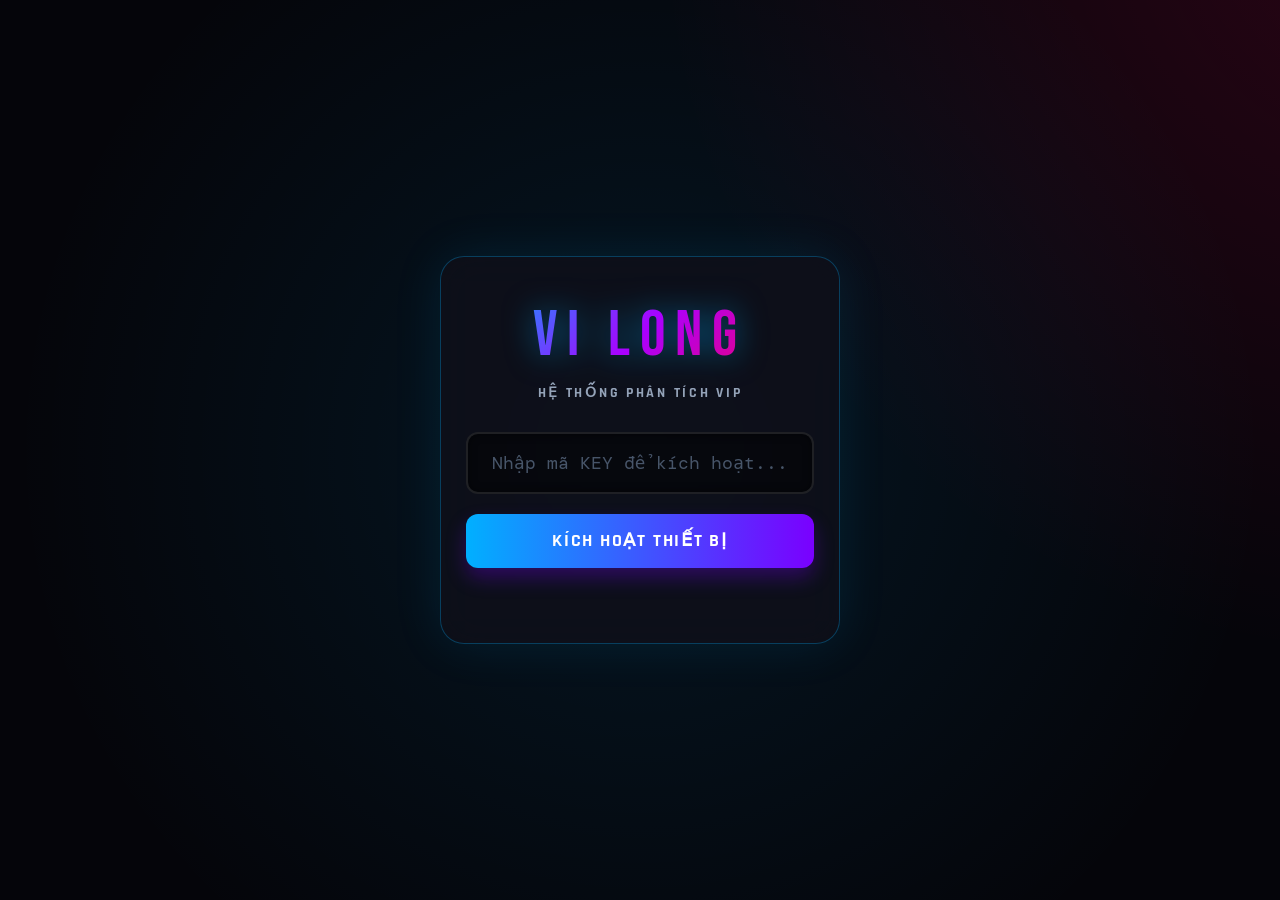
<file: md5vip.html>
<!DOCTYPE html>
<html lang="vi"><head>
  <meta charset="UTF-8">
  <meta name="viewport" content="width=device-width, initial-scale=1.0">
  
  
  
  
    
</head>
<body>
  <meta charset="UTF-8">


<meta charset="UTF-8">
<meta name="viewport" content="width=device-width,initial-scale=1,maximum-scale=1,user-scalable=no">
<title>👑 VI LONG PRO MAX - VIP SYSTEM</title>
<link href="https://fonts.googleapis.com/css2?family=Bebas+Neue&amp;family=DM+Mono:wght@400;500;700&amp;family=Rajdhani:wght@400;500;600;700;800&amp;display=swap" rel="stylesheet">
<style>
/* ==========================================================
   CSS HỆ THỐNG QUẢN LÝ KEY & ĐĂNG NHẬP VIP (MỚI THÊM)
   ========================================================== */
#vip-gate, #admin-gate {
  position: fixed; inset: 0; z-index: 9999;
  background: #05050a; overflow: hidden;
  display: flex; flex-direction: column; align-items: center; justify-content: center;
  font-family: 'Rajdhani', sans-serif;
}
#vip-gate::before {
  content: ''; position: absolute; top: -50%; left: -50%; width: 200%; height: 200%;
  background: radial-gradient(circle at 50% 50%, rgba(0, 176, 255, 0.1) 0%, transparent 40%),
              radial-gradient(circle at 80% 20%, rgba(255, 0, 85, 0.15) 0%, transparent 30%);
  animation: rotateGlow 20s linear infinite; z-index: 0;
}
@keyframes rotateGlow { 100% { transform: rotate(360deg); } }

.gate-box {
  position: relative; z-index: 1; width: 90%; max-width: 400px;
  background: rgba(15, 15, 25, 0.8); backdrop-filter: blur(20px);
  border: 1px solid rgba(0, 176, 255, 0.3); border-radius: 24px;
  padding: 40px 25px; box-shadow: 0 0 50px rgba(0, 176, 255, 0.1);
  text-align: center;
}
.gate-title {
  font-family: 'Bebas Neue', sans-serif; font-size: 4rem; letter-spacing: 0.15em;
  background: linear-gradient(135deg, #00b0ff, #aa00ff, #ff0055);
  -webkit-background-clip: text; -webkit-text-fill-color: transparent;
  filter: drop-shadow(0 0 15px rgba(0, 176, 255, 0.5)); margin-bottom: 10px;
}
.gate-sub { color: #94a3b8; font-size: 0.85rem; font-weight: 700; text-transform: uppercase; letter-spacing: 0.2em; margin-bottom: 30px; }
.gate-input {
  width: 100%; background: rgba(0,0,0,0.5); border: 2px solid rgba(255,255,255,0.1);
  border-radius: 12px; padding: 18px; color: #00b0ff; font-family: 'DM Mono', monospace;
  font-size: 1.1rem; text-align: center; outline: none; transition: all 0.3s; margin-bottom: 20px;
  box-shadow: inset 0 0 10px rgba(0,0,0,0.5);
}
.gate-input:focus { border-color: #00b0ff; box-shadow: 0 0 20px rgba(0, 176, 255, 0.3), inset 0 0 10px rgba(0,0,0,0.5); }
.gate-input::placeholder { color: #475569; }
.gate-btn {
  width: 100%; background: linear-gradient(90deg, #00b0ff, #7a00ff);
  border: none; border-radius: 12px; padding: 16px; color: #fff;
  font-family: 'Rajdhani', sans-serif; font-size: 1.1rem; font-weight: 800; letter-spacing: 0.1em;
  cursor: pointer; transition: all 0.3s; text-transform: uppercase; box-shadow: 0 10px 20px rgba(122,0,255,0.3);
}
.gate-btn:hover { transform: translateY(-3px); box-shadow: 0 15px 30px rgba(0, 176, 255, 0.5); }

/* ADMIN PANEL */
#admin-gate { display: none; background: #0b0c10; justify-content: flex-start; padding-top: 50px; overflow-y: auto;}
.adm-box { width: 95%; max-width: 600px; background: #161822; border: 1px solid #2a2d3e; border-radius: 16px; padding: 20px; z-index: 1; }
.adm-head { display: flex; justify-content: space-between; align-items: center; margin-bottom: 20px; border-bottom: 1px solid #2a2d3e; padding-bottom: 15px;}
.adm-head h2 { color: #00e676; font-size: 1.5rem; margin:0;}
.btn-close-adm { background: #ff0055; color: white; border: none; padding: 5px 15px; border-radius: 6px; font-weight: bold; cursor: pointer; }
.adm-controls { display: flex; gap: 10px; margin-bottom: 20px; }
.adm-select { flex: 1; padding: 10px; background: #0b0c10; border: 1px solid #2a2d3e; color: #fff; border-radius: 8px; outline: none; }
.adm-btn { background: #00b0ff; color: white; border: none; padding: 10px 20px; border-radius: 8px; font-weight: bold; cursor: pointer; }
.adm-table { width: 100%; border-collapse: collapse; font-family: 'DM Mono', monospace; font-size: 0.75rem; color: #cbd5e1; }
.adm-table th { text-align: left; padding: 10px; background: #2a2d3e; color: #fff; }
.adm-table td { padding: 10px; border-bottom: 1px solid #2a2d3e; word-break: break-all; }
.k-act { color: #00e676; font-weight: bold;}
.k-exp { color: #ff0055; font-weight: bold;}
.btn-del { background: transparent; border: 1px solid #ff0055; color: #ff0055; padding: 3px 8px; border-radius: 4px; cursor: pointer; font-size: 0.7rem;}
.btn-copy { background: transparent; border: 1px solid #00b0ff; color: #00b0ff; padding: 3px 8px; border-radius: 4px; cursor: pointer; font-size: 0.7rem; margin-right: 5px;}

/* CẢNH BÁO LỖI GATE */
#gate-error { color: #ff0055; font-weight: 700; font-size: 0.9rem; margin-top: 15px; min-height: 20px; }
</style>

<style>
*,*::before,*::after{box-sizing:border-box;margin:0;padding:0;-webkit-tap-highlight-color:transparent}
:root{
  --bg:#f0f4f8;--s1:rgba(255, 255, 255, 0.85);--s2:#f8fafc;--s3:#e2e8f0;
  --b1:rgba(255, 255, 255, 0.5);--b2:#cbd5e1;--b3:#94a3b8;
  --gold:#f59e0b;--gold2:#f59e0b;--gold3:#d97706;--gold4:#fbbf24;
  --red:#ef4444;--red2:#ff0055;--red3:#d50000;
  --grn:#22c55e;--grn2:#00e676;--grn3:#00c853;
  --blu:#3b82f6;--blu2:#00b0ff;--blu3:#2962ff;
  --pur:#a855f7;--pur2:#d500f9;--pur3:#aa00ff;
  --t1:#0f172a;--t2:#1e293b;--t3:#334155;
  --dim:#64748b;--dim2:#64748b;
}
html,body{min-height:100%;background:var(--bg);color:var(--t1);font-family:'DM Mono',monospace;overflow-x:hidden}
body{ background: linear-gradient(135deg, #e0c3fc 0%, #8ec5fc 100%); }
body::before{
  content:'';position:fixed;inset:0;z-index:0;pointer-events:none;
  background: radial-gradient(circle at 10% 20%, rgba(255, 0, 122, 0.15) 0%, transparent 40%),
              radial-gradient(circle at 90% 80%, rgba(0, 225, 255, 0.2) 0%, transparent 40%),
              radial-gradient(circle at 50% 50%, rgba(255, 166, 0, 0.15) 0%, transparent 60%);
  animation: pulseBg 12s infinite alternate ease-in-out;
}
@keyframes pulseBg { 0% { transform: scale(1); opacity: 0.7; } 100% { transform: scale(1.1); opacity: 1; } }

.page{position:relative;z-index:1;display:none;min-height:100vh;flex-direction:column}
.page.active{display:flex;animation:pf .4s cubic-bezier(0.16, 1, 0.3, 1)}
@keyframes pf{from{opacity:0;transform:translateY(15px)}to{opacity:1;transform:none}}

/* ════ APP ════ */
.topbar{height:60px;background:rgba(255,255,255,0.7);backdrop-filter:blur(16px);
  border-bottom:1px solid rgba(255,255,255,0.5);display:flex;align-items:center;justify-content:space-between;
  padding:0 20px;position:sticky;top:0;z-index:100;box-shadow:0 10px 30px rgba(0,0,0,.05)}
.tbl{font-family:'Bebas Neue',sans-serif;font-size:1.4rem;letter-spacing:.16em;
  background:linear-gradient(135deg, #ff0055, #7a00ff);-webkit-background-clip:text;-webkit-text-fill-color:transparent;
  display:flex;align-items:center;gap:7px;filter:drop-shadow(0 2px 5px rgba(255,0,85,.3))}
.tbl small{font-family:'Rajdhani',sans-serif;font-size:.65rem;color:var(--t2);font-weight:800;letter-spacing:0.1em;-webkit-text-fill-color:var(--t2)}
.tbr{display:flex;align-items:center;gap:8px}
.tb-u{font-family:'Rajdhani',sans-serif;font-size:.7rem;color:#fff;font-weight:800;letter-spacing:0.1em;
  background:linear-gradient(45deg, #00b0ff, #aa00ff);padding:5px 12px;border-radius:20px;box-shadow:0 4px 10px rgba(170,0,255,0.3)}

/* NAV TABS (5 Ô GIỮA GIAO DIỆN) */
.nav{display:flex; justify-content:center; gap:12px; padding:30px 15px; background:transparent; border:none; flex-wrap:wrap; max-width: 600px; margin: 0 auto;}
.ntab{flex:1 1 30%; padding:15px 5px; border:1px solid rgba(255,255,255,0.8); background:rgba(255,255,255,0.6); backdrop-filter:blur(10px); cursor:pointer;
  font-family:'Rajdhani',sans-serif;font-size:.75rem;font-weight:800;letter-spacing:.05em;
  text-transform:uppercase;color:var(--t2);border-radius:20px;transition:all .3s cubic-bezier(0.4, 0, 0.2, 1);
  box-shadow:0 8px 20px rgba(0,0,0,0.04); display:flex; flex-direction:column; align-items:center; justify-content:center; gap:6px;}

.ntab.on{
  color:#fff; border:none;
  background: linear-gradient(270deg, #ff007a, #7a00ff, #00b0ff, #00e676);
  background-size: 400% 400%;
  animation: vibrantTab 6s ease infinite;
  box-shadow:0 12px 30px rgba(122,0,255,0.35); transform:translateY(-5px);
}
@keyframes vibrantTab {
  0% { background-position: 0% 50%; }
  50% { background-position: 100% 50%; }
  100% { background-position: 0% 50%; }
}

.panes{flex:1;overflow:hidden}
.pane{display:none;padding:10px 16px 90px;max-width:600px;margin:0 auto;width:100%}
.pane.active{display:block;animation:pf .4s cubic-bezier(0.16, 1, 0.3, 1)}

.slbl{font-family:'Rajdhani',sans-serif;font-size:.65rem;font-weight:800;letter-spacing:.2em;
  color:var(--t2);text-transform:uppercase;margin-bottom:12px;
  display:flex;align-items:center;gap:8px}
.slbl::after{content:'';flex:1;height:1px;background:rgba(0,0,0,0.1)}

.clip-bar{display:flex;align-items:center;gap:10px;border-radius:16px;
  padding:10px 14px;margin-bottom:14px;transition:all .3s}
.clip-bar.on{background:rgba(0,230,118,.15);border:1px solid rgba(0,230,118,.4);color:var(--grn3);box-shadow:0 0 20px rgba(0,230,118,.2)}
.clip-bar.off{background:rgba(255,255,255,0.7);border:1px solid rgba(255,255,255,0.8);color:var(--dim2);box-shadow:0 4px 12px rgba(0,0,0,0.02)}
.clip-dot{width:8px;height:8px;border-radius:50%;flex-shrink:0;transition:all .3s}
.clip-bar.on  .clip-dot{background:var(--grn2);box-shadow:0 0 12px var(--grn2);animation:bl 1.4s infinite}
.clip-bar.off .clip-dot{background:var(--dim2)}
.clip-txt{font-family:'Rajdhani',sans-serif;font-size:.68rem;letter-spacing:.05em;flex:1;font-weight:800}
.clip-btn{font-family:'Rajdhani',sans-serif;font-size:.65rem;font-weight:800;letter-spacing:.1em;
  padding:5px 14px;border-radius:10px;border:none;cursor:pointer;transition:all .2s;flex-shrink:0}
.clip-btn.start{background:linear-gradient(135deg,#00e676,#00c853);color:#fff;box-shadow:0 4px 10px rgba(0,230,118,.3)}
.clip-btn.stop{background:linear-gradient(135deg,#ff0055,#d50000);color:#fff;box-shadow:0 4px 10px rgba(255,0,85,.3)}

.md5-area{background:var(--s1);backdrop-filter:blur(16px);border:1px solid rgba(255,255,255,0.6);border-radius:24px;padding:18px;margin-bottom:16px;box-shadow:0 15px 35px rgba(0,0,0,0.05), inset 0 0 0 1px rgba(255,255,255,0.2)}
.flbl{font-family:'Rajdhani',sans-serif;font-size:.65rem;font-weight:800;letter-spacing:.2em;
  color:var(--t2);text-transform:uppercase;display:block;margin-bottom:8px}
.finp{width:100%;background:#ffffff;border:2px solid var(--b2);border-radius:16px;
  color:var(--blu3);font-family:'DM Mono',monospace;font-size:.95rem;font-weight:600;letter-spacing:.08em;
  padding:14px 16px;outline:none;transition:all .3s;margin-bottom:12px;text-align:center;box-shadow:inset 0 2px 5px rgba(0,0,0,0.02)}
.finp:focus{border-color:#7a00ff;box-shadow:0 0 0 4px rgba(122,0,255,.15)}
.finp::placeholder{color:#cbd5e1;font-size:.75rem;letter-spacing:0;font-weight:400}
.brow{display:flex;gap:10px;margin-bottom:8px}
.fbtn{flex:1;padding:12px 5px;border:none;border-radius:16px;cursor:pointer;
  font-family:'Rajdhani',sans-serif;font-size:.75rem;font-weight:800;
  letter-spacing:.1em;text-transform:uppercase;
  display:flex;align-items:center;justify-content:center;gap:6px;transition:all .2s}
.fbtn:active{transform:scale(.95)}
.fb-p{background:rgba(0,176,255,.1);border:1px solid rgba(0,176,255,.3);color:var(--blu3)}
.fb-p:hover{background:rgba(0,176,255,.2);box-shadow:0 0 15px rgba(0,176,255,.2)}
.fb-c{background:rgba(255,0,85,.1);border:1px solid rgba(255,0,85,.3);color:var(--red2)}
.fb-c:hover{background:rgba(255,0,85,.2);box-shadow:0 0 15px rgba(255,0,85,.2)}
.fb-g{flex:2;background:linear-gradient(270deg, #ff3366, #ff9933, #00b0ff, #00e676);background-size: 400% 400%;
  animation: vibrantTab 6s ease infinite; color:#ffffff;box-shadow:0 8px 20px rgba(0,0,0,0.15)}
.fb-g:hover{transform:translateY(-2px);box-shadow:0 12px 25px rgba(0,0,0,0.2)}
.ferrf{font-family:'Rajdhani',sans-serif;font-size:.65rem;color:var(--red2);min-height:14px;letter-spacing:.05em;text-align:center;margin-top:5px;font-weight:800}

.res{background:var(--s1);backdrop-filter:blur(16px);border:1px solid rgba(255,255,255,0.6);border-radius:24px;
  overflow:hidden;min-height:100px;transition:all .4s;margin-bottom:16px;box-shadow:0 15px 35px rgba(0,0,0,0.05)}
.res.tai{border-color:rgba(255,0,85,.5);box-shadow:0 10px 40px rgba(255,0,85,.15), inset 0 0 0 1px rgba(255,255,255,0.5)}
.res.xiu{border-color:rgba(0,230,118,.5);box-shadow:0 10px 40px rgba(0,230,118,.15), inset 0 0 0 1px rgba(255,255,255,0.5)}
.ridle{padding:35px 15px;text-align:center;color:var(--dim2);
  font-family:'Rajdhani',sans-serif;font-size:.75rem;font-weight:800;letter-spacing:.15em}

.emeter{background:linear-gradient(135deg,rgba(0,176,255,.05),rgba(0,176,255,.01));
  border-bottom:1px solid rgba(0,176,255,.1);padding:12px 16px}
.em-top{display:flex;align-items:center;justify-content:space-between;margin-bottom:8px}
.em-lbl{font-family:'Rajdhani',sans-serif;font-size:.6rem;letter-spacing:.15em;font-weight:800;
  color:var(--blu3);text-transform:uppercase}
.em-vts{display:flex;gap:6px}
.ev{font-family:'Bebas Neue',sans-serif;font-size:.8rem;letter-spacing:.1em;padding:2px 8px;border-radius:6px;font-weight:500}
.ev.t{background:rgba(255,0,85,.1);border:1px solid rgba(255,0,85,.3);color:var(--red2)}
.ev.x{background:rgba(0,230,118,.1);border:1px solid rgba(0,230,118,.3);color:var(--grn2)}
.ebar{height:4px;background:rgba(0,0,0,.05);border-radius:2px;overflow:hidden}
.efill{height:100%;border-radius:2px;transition:width .8s cubic-bezier(0.16, 1, 0.3, 1)}
.efill.tai{background:linear-gradient(90deg,#ff6b6b,var(--red2));box-shadow:0 0 12px var(--red2)}
.efill.xiu{background:linear-gradient(90deg,#69f0ae,var(--grn2));box-shadow:0 0 12px var(--grn2)}

.txi{padding:18px 16px;display:flex;flex-direction:column;align-items:center;gap:10px}
.ai-tag{display:inline-flex;align-items:center;gap:6px;padding:6px 16px;border-radius:12px;font-family:'Rajdhani',sans-serif;font-size:.68rem;font-weight:800;letter-spacing:.1em;margin-bottom:5px;border:1px solid;animation:pop .3s;text-align:center;}
.ai-tag.ok{background:rgba(0,230,118,.1);border-color:rgba(0,230,118,.4);color:var(--grn3)}
.ai-tag.flip{background:rgba(170,0,255,.1);border-color:rgba(170,0,255,.4);color:var(--pur3)}
.ai-tag.warn{background:rgba(255,0,85,.1);border-color:rgba(255,0,85,.4);color:var(--red2)}

.txbig{font-family:'Bebas Neue',sans-serif;font-size:4rem;letter-spacing:.1em;line-height:1;
  animation:pop .4s cubic-bezier(.34,1.56,.64,1)}
.txbig.tai{color:var(--red2);filter:drop-shadow(0 0 25px rgba(255,0,85,.5))}
.txbig.xiu{color:var(--grn2);filter:drop-shadow(0 0 25px rgba(0,230,118,.5))}
@keyframes pop{from{transform:scale(.5);opacity:0;filter:blur(5px)}to{transform:scale(1);opacity:1;filter:blur(0)}}

.cconf{display:flex;align-items:center;gap:10px;background:rgba(0,176,255,0.05);padding:8px 16px;border-radius:20px;border:1px solid rgba(0,176,255,0.2)}
.cbar{width:90px;height:5px;background:rgba(0,0,0,.08);border-radius:3px;overflow:hidden}
.cfill{height:100%;border-radius:3px;transition:width .8s}
.cfill.tai{background:linear-gradient(90deg,#ff6b6b,var(--red2))}
.cfill.xiu{background:linear-gradient(90deg,#69f0ae,var(--grn2))}
.txsub{font-family:'Rajdhani',sans-serif;font-size:.68rem;color:var(--dim2);font-weight:800}
.deep-stats{display:flex;flex-wrap:wrap;justify-content:center;gap:8px;font-family:'DM Mono',monospace;font-size:0.6rem;color:var(--pur3);background:rgba(170,0,255,0.05);padding:10px 16px;border-radius:12px;border:1px solid rgba(170,0,255,0.15);font-weight:700}
.virow{display:flex;align-items:center;gap:8px;flex-wrap:wrap;margin-top:6px}
.vil{font-family:'Rajdhani',sans-serif;font-size:.65rem;font-weight:800;color:var(--t2);text-transform:uppercase}
.vitg{display:flex;gap:6px}
.vt{font-family:'Bebas Neue',sans-serif;font-size:1.1rem;letter-spacing:.1em;padding:4px 12px;border-radius:8px}
.vt.r1{background:rgba(245,158,11,.15);border:1px solid var(--gold2);color:var(--gold3);box-shadow:0 0 10px rgba(245,158,11,.2)}
.vt.r2{background:rgba(245,158,11,.1);border:1px solid rgba(245,158,11,.3);color:var(--gold2)}
.vt.r3{background:rgba(245,158,11,.05);border:1px solid rgba(245,158,11,.15);color:var(--gold)}

.advice-box{
  border-radius:20px;padding:18px;margin-bottom:16px;
  display:flex;align-items:flex-start;gap:14px;
  background:linear-gradient(135deg,rgba(0,176,255,.1),rgba(0,176,255,.02));
  border:1px solid rgba(0,176,255,.2);animation:pop .4s cubic-bezier(.34,1.56,.64,1);
  box-shadow:0 8px 25px rgba(0,0,0,0.05), inset 0 0 0 1px rgba(255,255,255,0.4)}
.adv-icon{font-size:1.8rem;flex-shrink:0;filter:drop-shadow(0 0 12px rgba(0,176,255,.4))}
.adv-content{flex:1;}
.adv-title{font-family:'Bebas Neue',sans-serif;font-size:1rem;letter-spacing:.15em;
  color:var(--blu3);margin-bottom:4px}
.adv-text{font-family:'Rajdhani',sans-serif;font-size:.78rem;color:var(--t2);line-height:1.6;letter-spacing:.04em;font-weight:700}
.adv-text b{font-size:.85rem;font-weight:800}
.adv-text b.strong{color:var(--red2)}
.adv-text b.light{color:var(--grn3)}
.adv-text b.mid{color:var(--blu2)}
.adv-meter{display:flex;align-items:center;gap:10px;margin-top:10px;background:rgba(255,255,255,0.8);padding:8px 12px;border-radius:12px;border:1px solid rgba(0,0,0,0.05)}
.advm-lbl{font-family:'Rajdhani',sans-serif;font-size:.6rem;font-weight:800;color:var(--t3);text-transform:uppercase}
.advm-bar{flex:1;height:6px;background:rgba(0,0,0,.05);border-radius:3px;overflow:hidden}
.advm-fill{height:100%;border-radius:3px;transition:width .8s}
.advm-val{font-family:'Bebas Neue',sans-serif;font-size:.9rem;letter-spacing:.1em;min-width:32px;text-align:right}

.sb-top{display:flex;align-items:center;justify-content:space-between;
  padding:16px 18px 12px;gap:10px;flex-wrap:wrap}
.drow{display:flex;gap:10px}
.die{width:55px;height:55px;background:linear-gradient(145deg,#ffffff,#f0f8ff);
  border:2px solid var(--b2);border-radius:14px;
  display:flex;flex-direction:column;align-items:center;justify-content:center;
  position:relative;overflow:hidden;box-shadow:0 8px 20px rgba(0,0,0,.08);
  animation:pop .4s cubic-bezier(.34,1.56,.64,1) both}
.die:nth-child(2){animation-delay:.1s}
.die:nth-child(3){animation-delay:.2s}
.die::before{content:'';position:absolute;inset:0;
  background:radial-gradient(circle at 28% 20%,rgba(255,255,255,.8),transparent 55%)}
.dface{font-size:1.6rem;line-height:1;color:var(--blu3);filter:drop-shadow(0 0 5px rgba(41,98,255,.3))}
.dnum{font-size:.48rem;color:var(--dim);margin-top:2px;font-weight:800}
.sbr{display:flex;flex-direction:column;align-items:flex-end;gap:4px}
.sblbl{font-family:'Bebas Neue',sans-serif;font-size:2.4rem;letter-spacing:.08em;
  animation:pop .32s cubic-bezier(.34,1.56,.64,1)}
.sblbl.tai{color:var(--red2);filter:drop-shadow(0 0 20px rgba(255,0,85,.4))}
.sblbl.xiu{color:var(--grn2);filter:drop-shadow(0 0 20px rgba(0,230,118,.4))}
.sbsum{font-family:'Bebas Neue',sans-serif;font-size:1.1rem;color:var(--blu2);letter-spacing:.12em}
.baotag{display:inline-block;background:rgba(170,0,255,.1);border:1px solid rgba(170,0,255,.3);
  border-radius:6px;font-size:.55rem;padding:3px 8px;color:var(--pur3);
  letter-spacing:.1em;margin-left:6px;animation:pop .3s;vertical-align:middle;font-weight:800}
.sb-info{border-top:1px solid rgba(0,0,0,0.05);padding:14px 18px 16px;display:flex;flex-direction:column;gap:10px;background:rgba(0,176,255,0.02)}
.rats{display:flex;flex-direction:column;gap:6px}
.rrow{display:flex;align-items:center;gap:10px}
.rn{font-family:'Rajdhani',sans-serif;font-size:.68rem;font-weight:800;color:var(--t2);min-width:90px;text-transform:uppercase}
.rv{font-weight:800;font-size:.75rem;min-width:35px;text-align:right}
.rv.t{color:var(--red2)}.rv.x{color:var(--grn2)}.rv.b{color:var(--pur2)}
.rbar{flex:1;height:5px;background:rgba(0,0,0,.05);border-radius:3px;overflow:hidden}
.rf{height:100%;border-radius:3px;transition:width .8s}
.rf.t{background:linear-gradient(90deg,#ff6b6b,var(--red2));box-shadow:0 0 8px rgba(255,0,85,.3)}
.rf.x{background:linear-gradient(90deg,#69f0ae,var(--grn2));box-shadow:0 0 8px rgba(0,230,118,.3)}
.rf.b{background:linear-gradient(90deg,#e040fb,var(--pur2));box-shadow:0 0 8px rgba(213,0,249,.3)}
.sep{height:1px;background:rgba(0,0,0,0.05);margin:4px 0}
.dr{display:flex;align-items:center;gap:8px;flex-wrap:wrap;font-size:.75rem}
.dk{font-family:'Rajdhani',sans-serif;color:var(--t2);min-width:90px;flex-shrink:0;font-weight:800;text-transform:uppercase;font-size:.65rem}
.dv{color:var(--t2)}
.dv.tai{color:var(--red2);font-weight:800}.dv.xiu{color:var(--grn2);font-weight:800}
.lotval{font-family:'Bebas Neue',sans-serif;font-size:1.3rem;letter-spacing:.2em;
  color:var(--blu3);filter:drop-shadow(0 0 12px rgba(41,98,255,.3))}

.von-panel{background:var(--s1);backdrop-filter:blur(16px);border:1px solid rgba(255,255,255,0.6);border-radius:24px;
  padding:20px;margin-bottom:16px;box-shadow:0 15px 35px rgba(0,0,0,0.05)}
.von-header{display:flex;align-items:center;justify-content:space-between;margin-bottom:18px;flex-wrap:wrap;gap:10px}
.von-title{font-family:'Bebas Neue',sans-serif;font-size:1.3rem;letter-spacing:.18em;color:var(--blu3);display:flex;align-items:center;gap:6px}
.von-reset{font-family:'Rajdhani',sans-serif;font-size:.65rem;font-weight:800;
  letter-spacing:.12em;color:var(--red2);cursor:pointer;padding:6px 14px;
  background:rgba(255,0,85,.1);border:1px solid rgba(255,0,85,.3);
  border-radius:10px;transition:all .2s;text-transform:uppercase}
.von-reset:hover{background:rgba(255,0,85,.2);box-shadow:0 0 12px rgba(255,0,85,.15)}

.von-stats{display:grid;grid-template-columns:repeat(3,1fr);gap:10px;margin-bottom:18px}
.vstat{background:#ffffff;border:1px solid rgba(0,0,0,0.05);border-radius:16px;padding:16px 10px;text-align:center;box-shadow:0 4px 15px rgba(0,0,0,0.03)}
.vstat-lbl{font-family:'Rajdhani',sans-serif;font-size:.6rem;font-weight:800;letter-spacing:.15em;
  color:var(--dim2);text-transform:uppercase;margin-bottom:6px}
.vstat-val{font-family:'Bebas Neue',sans-serif;font-size:1.4rem;letter-spacing:.1em}
.vstat-val.win{color:var(--grn3);filter:drop-shadow(0 0 8px rgba(0,200,83,0.3))}.vstat-val.lose{color:var(--red2);filter:drop-shadow(0 0 8px rgba(255,0,85,0.3))}.vstat-val.neu{color:var(--blu3)}

.von-inputs{display:grid;grid-template-columns:1fr 1fr;gap:12px;margin-bottom:12px}
.vi-group{display:flex;flex-direction:column;gap:6px}
.vi-group label{font-family:'Rajdhani',sans-serif;font-size:.65rem;font-weight:800;letter-spacing:.15em;
  color:var(--t2);text-transform:uppercase}
.vi-group input, .vi-group select{background:#ffffff;border:2px solid var(--b2);border-radius:12px;
  color:var(--t1);font-family:'DM Mono',monospace;font-size:.85rem;
  padding:12px 14px;outline:none;width:100%;transition:all .3s;-webkit-appearance:none; font-weight:700; box-shadow:inset 0 2px 5px rgba(0,0,0,0.02)}
.vi-group input:focus, .vi-group select:focus{border-color:var(--blu2);box-shadow:0 0 0 4px rgba(0,176,255,.15)}

.vlog{max-height:220px;overflow-y:auto;border-radius:12px;overflow:hidden;
  border:1px solid rgba(0,0,0,0.05);background:#ffffff;box-shadow:inset 0 2px 10px rgba(0,0,0,0.02)}
.vlog::-webkit-scrollbar{width:5px}
.vlog::-webkit-scrollbar-thumb{background:var(--b2);border-radius:3px}
.vlog-head{display:grid;grid-template-columns:2fr 1.5fr 1.5fr 1.5fr 1fr;
  background:var(--s2);padding:12px;
  font-family:'Rajdhani',sans-serif;font-size:.6rem;font-weight:800;letter-spacing:.15em;color:var(--t2);text-transform:uppercase}
.vlog-row{display:grid;grid-template-columns:2fr 1.5fr 1.5fr 1.5fr 1fr;
  padding:12px;font-family:'DM Mono',monospace;font-size:.65rem;font-weight:700;
  border-top:1px solid rgba(0,0,0,0.03);transition:background .2s}
.vlog-row:hover{background:rgba(0,176,255,.05)}
.vlog-row span:last-child.w{color:var(--grn3);font-weight:800}.vlog-row span:last-child.l{color:var(--red2);font-weight:800}
.vlog-time{color:var(--dim2)}.vlog-bet{color:var(--t2)}
.vlog-pred{font-weight:800}.vlog-pred.T{color:var(--red2)}.vlog-pred.X{color:var(--grn2)}
.vlog-res{font-weight:800}.vlog-res.T{color:var(--red2)}.vlog-res.X{color:var(--grn2)}

.btn-log-add{width:100%;padding:14px;border:none;border-radius:16px;cursor:pointer;
  font-family:'Rajdhani',sans-serif;font-size:.8rem;font-weight:800;letter-spacing:.15em;
  margin-top:10px;transition:all .2s;text-transform:uppercase;display:flex;justify-content:center;align-items:center;gap:6px}
.btn-log-add.win{background:linear-gradient(135deg,#00e676,#00c853);color:#fff;box-shadow:0 6px 15px rgba(0,230,118,.3)}
.btn-log-add.win:hover{transform:translateY(-2px);box-shadow:0 8px 20px rgba(0,230,118,.4)}
.btn-log-add.lose{background:linear-gradient(135deg,#ff0055,#d50000);color:#fff;box-shadow:0 6px 15px rgba(255,0,85,.3)}
.btn-log-add.lose:hover{transform:translateY(-2px);box-shadow:0 8px 20px rgba(255,0,85,.4)}

.mart-box{background:rgba(170,0,255,.05);border:1px solid rgba(170,0,255,.15);border-radius:16px;padding:16px;margin-top:16px}
.mart-title{font-family:'Rajdhani',sans-serif;font-size:.65rem;font-weight:800;letter-spacing:.18em;
  color:var(--pur3);text-transform:uppercase;margin-bottom:12px;text-align:center}
.mart-row{display:flex;gap:8px;flex-wrap:wrap}
.mc{background:#ffffff;border:1px solid rgba(0,0,0,0.05);border-radius:12px;
  padding:10px;text-align:center;flex:1;min-width:55px;box-shadow:0 4px 10px rgba(0,0,0,0.03)}
.mc-n{font-family:'Rajdhani',sans-serif;font-size:.55rem;font-weight:800;color:var(--dim2);margin-bottom:4px;text-transform:uppercase}
.mc-v{font-family:'Bebas Neue',sans-serif;font-size:1rem;letter-spacing:.1em;color:var(--pur3)}

#toast{position:fixed;bottom:30px;left:50%;transform:translateX(-50%) translateY(20px);
  background:rgba(0,0,0,0.8);border:1px solid rgba(255,255,255,0.1);border-radius:16px;
  padding:14px 28px;font-family:'Rajdhani',sans-serif;font-size:.8rem;font-weight:800;color:#fff;
  letter-spacing:.1em;white-space:nowrap;z-index:10000;backdrop-filter:blur(10px);
  box-shadow:0 10px 30px rgba(0,0,0,0.2);
  opacity:0;pointer-events:none;transition:all .4s cubic-bezier(0.16, 1, 0.3, 1)}
#toast.show{opacity:1;transform:translateX(-50%) translateY(0)}

@media(max-width:380px){.von-stats{grid-template-columns:1fr 1fr}.von-inputs{grid-template-columns:1fr}}
</style>



<div id="vip-gate">
  <div class="gate-box">
    <div class="gate-title">VI LONG</div>
    <div class="gate-sub">HỆ THỐNG PHÂN TÍCH VIP</div>
    <input type="text" id="key-input" class="gate-input" placeholder="Nhập mã KEY để kích hoạt..." autocomplete="off" spellcheck="false">
    <button class="gate-btn" onclick="checkKey()">KÍCH HOẠT THIẾT BỊ</button>
    <div id="gate-error"></div>
  </div>
</div>

<div id="admin-gate">
  <div class="adm-box">
    <div class="adm-head">
      <h2>👑 ADMIN PANEL</h2>
      <button class="btn-close-adm" onclick="closeAdmin()">X ĐÓNG</button>
    </div>
    
    <div class="adm-controls">
      <select id="key-time" class="adm-select">
        <option value="12h">12 Giờ</option>
        <option value="1d">1 Ngày</option>
        <option value="3d">3 Ngày</option>
        <option value="7d">1 Tuần</option>
        <option value="30d">1 Tháng</option>
      </select>
      <button class="adm-btn" onclick="createKey()">+ TẠO KEY MỚI</button>
    </div>

    <div style="overflow-x:auto;">
      <table class="adm-table" id="adm-table">
        <thead>
          <tr>
            <th>KEY</th>
            <th>HẾT HẠN</th>
            <th>IP/DEVICE</th>
            <th>HÀNH ĐỘNG</th>
          </tr>
        </thead>
        <tbody id="adm-tbody"></tbody>
      </table>
    </div>
  </div>
</div>

<div id="main-app-wrapper" style="display:none; width:100%; min-height:100vh;">
  <div class="page active" id="pg-app">
    <div class="topbar">
      <div class="tbl">👑 <small>VI LONG PRO MAX</small></div>
      <div class="tbr">
        <span class="tb-u">VIP V5.7</span>
      </div>
    </div>

    <div class="nav">
      <button class="ntab" id="nt-tx" onclick="navTab('tx')">🎲 MD5 LC</button>
      <button class="ntab" id="nt-sb" onclick="navTab('sb')">🎯 MD5 SUN</button>
      <button class="ntab" id="nt-von" onclick="navTab('von')">💰 QUẢN LÝ VỐN</button>
      <button class="ntab" id="nt-vip" onclick="navTab('vip')">💎 MD5 BET VIP</button>
      <button class="ntab" id="nt-68" onclick="navTab('68')">🛡️ MD5 68</button>
    </div>

    <div class="panes">

      <div class="pane" id="pn-tx">
        <div class="clip-bar off" id="cb-tx" style="margin-top:14px">
          <div class="clip-dot"></div>
          <span class="clip-txt" id="ct-tx">Nhấn BẬT để quét clipboard tự động</span>
          <button class="clip-btn start" id="cbtn-tx" onclick="toggleClip('tx')">⚡ BẬT</button>
        </div>

        <div class="md5-area">
          <label class="flbl">Mã MD5 Tài Xỉu (32 ký tự hex)</label>
          <input class="finp" id="tx-i" type="text" maxlength="32" placeholder="Dán hoặc nhập MD5..." spellcheck="false" autocomplete="off">
          <div class="brow">
            <button class="fbtn fb-p" id="txpb">⎘ DÁN</button>
            <button class="fbtn fb-c" id="txcb">✕ XÓA</button>
            <button class="fbtn fb-g" id="txgb">🔮 ĐOÁN LC79</button>
          </div>
          <div class="ferrf" id="txe"></div>
        </div>

        <div id="tx-advice" style="display:none"></div>
        <div class="res" id="tx-r"><div class="ridle">💎 Dán MD5 để VI LONG phân tích</div></div>
      </div>

      <div class="pane" id="pn-sb">
        <div class="clip-bar off" id="cb-sb" style="margin-top:14px">
          <div class="clip-dot"></div>
          <span class="clip-txt" id="ct-sb">Nhấn BẬT để quét clipboard tự động</span>
          <button class="clip-btn start" id="cbtn-sb" onclick="toggleClip('sb')">⚡ BẬT</button>
        </div>

        <div class="md5-area">
          <label class="flbl">Mã MD5 Sic Bo (32 ký tự hex)</label>
          <input class="finp" id="sb-i" type="text" maxlength="32" placeholder="Dán hoặc nhập MD5..." spellcheck="false" autocomplete="off">
          <div class="brow">
            <button class="fbtn fb-p" id="sbpb">⎘ DÁN</button>
            <button class="fbtn fb-c" id="sbcb">✕ XÓA</button>
            <button class="fbtn fb-g" id="sbgb">🔮 ĐOÁN SICBO</button>
          </div>
          <div class="ferrf" id="sbe"></div>
        </div>

        <div id="sb-advice" style="display:none"></div>
        <div class="res" id="sb-r"><div class="ridle">💎 Dán MD5 để VI LONG phân tích</div></div>
      </div>

      <div class="pane" id="pn-von">
        <div style="height:14px"></div>

        <div class="von-panel">
          <div class="von-header">
            <span class="von-title">💎 QUẢN LÝ VỐN</span>
            <button class="von-reset" onclick="resetVon()">🗑 RESET </button>
          </div>

          <div class="von-stats">
            <div class="vstat">
              <div class="vstat-lbl">TỔNG VỐN</div>
              <div class="vstat-val neu" id="vs-von" style="color: var(--grn3);">0</div>
            </div>
            <div class="vstat">
              <div class="vstat-lbl">WIN RATE</div>
              <div class="vstat-val" id="vs-wl" style="color: var(--red2);">0%</div>
            </div>
            <div class="vstat">
              <div class="vstat-lbl">PROFIT</div>
              <div class="vstat-val win" id="vs-pnl">+0</div>
            </div>
          </div>

          <div class="slbl">◆ NHẬP PHIÊN MỚI</div>
          <div class="von-inputs">
            <div class="vi-group">
              <label>Vốn Gốc Khởi Điểm</label>
              <input id="v-von" type="number" placeholder="VD: 1000000" min="0">
            </div>
            <div class="vi-group">
              <label>Volume Cược</label>
              <input id="v-bet" type="number" placeholder="VD: 100000" min="0">
            </div>
          </div>
          <div class="von-inputs">
            <div class="vi-group">
              <label>AI Dự Báo</label>
              <select id="v-pred">
                <option value="T">🔴 TÀI</option>
                <option value="X">🟢 XỈU</option>
              </select>
            </div>
            <div class="vi-group">
              <label>Kết quả thực tế</label>
              <select id="v-res">
                <option value="T">🔴 TÀI</option>
                <option value="X">🟢 XỈU</option>
              </select>
            </div>
          </div>
          <div style="display:flex;gap:12px;margin-top:5px">
            <button class="btn-log-add win" onclick="logWin()" style="flex:1">✓ WIN</button>
            <button class="btn-log-add lose" onclick="logLose()" style="flex:1">✗ LOSS</button>
          </div>

          <div class="mart-box" id="mart-box" style="display:none">
            <div class="mart-title">📈 GỢI Ý GẤP THẾP (MARTINGALE)</div>
            <div class="mart-row" id="mart-row"></div>
          </div>

          <div class="slbl" style="margin-top:20px">◆ LỊCH SỬ KHỚP LỆNH</div>
          <div class="vlog">
            <div class="vlog-head">
              <span>TIME</span><span>VOL</span><span>PRED</span><span>REAL</span><span>STT</span>
            </div>
            <div id="vlog-body"><div style="padding:20px;text-align:center;font-family:'Rajdhani',sans-serif;
      font-size:.7rem;font-weight:800;color:var(--dim2)">Chưa có dữ liệu giao dịch</div></div>
          </div>
        </div>
      </div>

      <div class="pane" id="pn-vip">
        <div class="clip-bar off" id="cb-vip" style="margin-top:14px">
          <div class="clip-dot"></div>
          <span class="clip-txt" id="ct-vip">Nhấn BẬT để quét clipboard tự động</span>
          <button class="clip-btn start" id="cbtn-vip" onclick="toggleClip('vip')">⚡ BẬT</button>
        </div>

        <div class="md5-area">
          <label class="flbl" style="color:var(--pur3)">🐉 VI LONG EDITION V4 - MD5 DEEP CORE</label>
          <div style="font-size: 0.65rem; color: var(--dim2); margin-top: -5px; margin-bottom: 10px; font-family: 'Rajdhani', sans-serif; font-weight: 800; text-transform: uppercase;">Tích hợp: Vi-Long Matrix &amp; Python Standard</div>
          
          <input class="finp" id="vip-i" type="text" maxlength="32" placeholder="Nhập mã MD5 phiên VIP..." autocomplete="off">
          <div class="brow">
            <button class="fbtn fb-p" id="vippb">⎘ DÁN</button>
            <button class="fbtn fb-c" id="vipcb">✕ XÓA</button>
            <button class="fbtn fb-g" id="vipgb" onclick="runVIP()">🔮 PHÂN TÍCH VIP</button>
          </div>
          <div class="ferrf" id="vipe"></div>
        </div>

        <div class="res" id="vip-r" style="display:none; padding: 20px;">
          <div style="text-align: center; margin-bottom: 15px; color: var(--blu3); font-family: 'Rajdhani', sans-serif; font-weight: 800; font-size: 0.9rem; letter-spacing: 0.1em;">📊 <b>KẾT QUẢ TRÍCH XUẤT VIP</b></div>
          
          <div style="display:flex; justify-content:space-around; margin-bottom:15px;">
              <div class="txbig" style="font-size: 2.5rem; color: var(--red2); filter:drop-shadow(0 0 15px rgba(255,0,85,.4));">🔴 TÀI: <span id="vipTaiPct"></span>%</div>
              <div class="txbig" style="font-size: 2.5rem; color: var(--grn2); filter:drop-shadow(0 0 15px rgba(0,230,118,.4));">🟢 XỈU: <span id="vipXiuPct"></span>%</div>
          </div>
          
          <div style="font-family: 'Rajdhani', sans-serif; font-size: 1.2rem; font-weight: 800; color: #fff; background: linear-gradient(135deg,var(--pur2),var(--blu2)); padding:12px; border-radius:12px; text-align: center; margin-top: 15px; text-transform: uppercase; box-shadow: 0 8px 20px rgba(170,0,255,0.3);">
              👉 Lệnh: <span id="vipSuggestionText" style="font-size:1.6rem; color:#fff; text-shadow: 0 0 10px rgba(255,255,255,0.8);"></span>
          </div>
          
          <div style="margin-top: 20px; padding-top: 15px; border-top: 1px dashed rgba(0,0,0,0.1); font-size: 0.75rem; color: var(--t2); font-family: 'DM Mono', monospace; line-height: 1.8;" id="vipMetricsBox">
          </div>
        </div>
        <div class="res" id="vip-idle"><div class="ridle">💎 Dán MD5 để VI LONG phân tích thuật toán VIP V4</div></div>
      </div>

      <div class="pane" id="pn-68">
        <div class="clip-bar off" id="cb-68" style="margin-top:14px">
          <div class="clip-dot"></div>
          <span class="clip-txt" id="ct-68">Nhấn BẬT để quét clipboard tự động</span>
          <button class="clip-btn start" id="cbtn-68" onclick="toggleClip('68')">⚡ BẬT</button>
        </div>

        <div class="md5-area">
          <label class="flbl" style="color:var(--gold3)">🛡️ MD5 68 - Thuật Toán Bitwise VIP</label>
          <div style="font-size: 0.65rem; color: var(--dim2); margin-top: -5px; margin-bottom: 10px; font-family: 'Rajdhani', sans-serif; font-weight: 800; text-transform: uppercase;">Phân Tích Chuyên Sâu</div>
          
          <input class="finp" id="68-i" type="text" maxlength="32" placeholder="Nhập mã MD5 68..." autocomplete="off">
          <div class="brow">
            <button class="fbtn fb-p" id="68pb">⎘ DÁN</button>
            <button class="fbtn fb-c" id="68cb">✕ XÓA</button>
            <button class="fbtn fb-g" id="68gb" onclick="run68()">🔮 PHÂN TÍCH 68</button>
          </div>
          <div class="ferrf" id="68e"></div>
        </div>

        <div class="res" id="68-r" style="display:none; padding: 20px;">
          <div style="text-align: center; margin-bottom: 15px; color: var(--blu3); font-family: 'Rajdhani', sans-serif; font-weight: 800; font-size: 0.9rem; letter-spacing: 0.1em;">📊 <b>KẾT QUẢ ĐẦU RA</b></div>
          
          <div style="display:flex; justify-content:space-around; margin-bottom:15px;">
              <div class="txbig" style="font-size: 2.5rem; color: var(--red2); filter:drop-shadow(0 0 15px rgba(255,0,85,.4));">🔴 TÀI: <span id="68TaiPct">0</span>%</div>
              <div class="txbig" style="font-size: 2.5rem; color: var(--grn2); filter:drop-shadow(0 0 15px rgba(0,230,118,.4));">🟢 XỈU: <span id="68XiuPct">0</span>%</div>
          </div>
          
          <div style="font-family: 'Rajdhani', sans-serif; font-size: 1.2rem; font-weight: 800; color: #fff; background: linear-gradient(135deg,var(--gold3),var(--red2)); padding:12px; border-radius:12px; text-align: center; margin-top: 15px; text-transform: uppercase; box-shadow: 0 8px 20px rgba(245,158,11,0.3);">
              👉 Khuyên đánh: <span id="68SuggestionText" style="font-size:1.6rem; color:#fff; text-shadow: 0 0 10px rgba(255,255,255,0.8);">--</span>
          </div>
          
          <div style="margin-top: 20px; padding-top: 15px; border-top: 1px dashed rgba(0,0,0,0.1); font-size: 0.75rem; color: var(--t2); font-family: 'DM Mono', monospace; line-height: 1.8; text-align:center; font-weight:800; text-transform: uppercase;">
              Độ tin cậy thuật toán: <span id="68Accuracy" style="color:var(--blu3); font-size:1rem; margin-left:5px;">0%</span>
          </div>
        </div>
        <div class="res" id="68-idle"><div class="ridle">💎 Dán MD5 để phân tích thuật toán 68</div></div>
      </div>

    </div></div>
</div> <div id="toast"></div>








    <script>
// Khởi tạo Device ID giả lập IP (lưu cứng vào trình duyệt)
let deviceIP = localStorage.getItem('vl_device_ip');
if(!deviceIP) {
    deviceIP = 'IP-' + Math.random().toString(36).substr(2, 10).toUpperCase();
    localStorage.setItem('vl_device_ip', deviceIP);
}

// Database Keys (File lớn)
const DB_NAME = 'vilong_keys_database';
let keyDB = JSON.parse(localStorage.getItem(DB_NAME)) || {};

function saveDB() {
    localStorage.setItem(DB_NAME, JSON.stringify(keyDB));
}

function checkKey() {
    let keyInput = document.getElementById('key-input').value.trim();
    let err = document.getElementById('gate-error');
    err.textContent = '';

    // Lối vào Admin
    if(keyInput === 'toolanhlong') {
        document.getElementById('vip-gate').style.display = 'none';
        document.getElementById('admin-gate').style.display = 'flex';
        renderAdminKeys();
        return;
    }

    if(!keyInput) { err.textContent = '⚠ Vui lòng nhập Key!'; return; }
    
    // Kiểm tra tồn tại
    if(!keyDB[keyInput]) { err.textContent = '⚠ Key không tồn tại trên hệ thống!'; return; }
    
    let k = keyDB[keyInput];

    // Kiểm tra hạn sử dụng
    if(Date.now() > k.expires) {
        err.textContent = '⚠ Key của bạn đã hết hạn sử dụng!'; return;
    }

    // Kiểm tra dính IP (Khóa thiết bị)
    if(k.ip && k.ip !== deviceIP) {
        err.textContent = '⚠ Key này đã bị khóa cho 1 IP/Thiết bị khác!'; return;
    }

    // Nếu chưa có IP -> Gán IP cho Key này luôn (Không cho đứa khác xài)
    if(!k.ip) {
        k.ip = deviceIP;
        saveDB();
    }

    // PASS! VÀO APP CHÍNH
    document.getElementById('vip-gate').style.display = 'none';
    document.getElementById('main-app-wrapper').style.display = 'block';
    
    // Tạo hàm hiển thị thông báo bên trong app nếu hàm showToast đã load
    setTimeout(() => {
        if(typeof showToast === 'function') {
            showToast(`💎 KÍCH HOẠT THÀNH CÔNG! HẠN: ${new Date(k.expires).toLocaleString('vi-VN')}`);
        }
    }, 500);
}

// Bắt sự kiện Enter cho ô nhập Key
document.getElementById('key-input').addEventListener('keypress', function(e) {
    if(e.key === 'Enter') checkKey();
});

// --- CHỨC NĂNG DÀNH CHO ADMIN ---
function closeAdmin() {
    document.getElementById('admin-gate').style.display = 'none';
    document.getElementById('vip-gate').style.display = 'flex';
    document.getElementById('key-input').value = '';
}

function createKey() {
    let prefix = "VL-" + Math.random().toString(36).substr(2, 6).toUpperCase();
    let timeSelect = document.getElementById('key-time').value;
    let ms = 0;
    
    if(timeSelect === '12h') ms = 12 * 3600 * 1000;
    if(timeSelect === '1d') ms = 24 * 3600 * 1000;
    if(timeSelect === '3d') ms = 3 * 24 * 3600 * 1000;
    if(timeSelect === '7d') ms = 7 * 24 * 3600 * 1000;
    if(timeSelect === '30d') ms = 30 * 24 * 3600 * 1000;

    keyDB[prefix] = {
        expires: Date.now() + ms,
        ip: null, // Chưa gán
        created: Date.now()
    };
    
    saveDB();
    renderAdminKeys();
}

function deleteKey(k) {
    if(confirm("Chắc chắn xóa KEY này?")) {
        delete keyDB[k];
        saveDB();
        renderAdminKeys();
    }
}

function copyKey(k) {
    navigator.clipboard.writeText(k).then(() => alert("Đã copy: " + k));
}

function renderAdminKeys() {
    let tbody = document.getElementById('adm-tbody');
    tbody.innerHTML = '';
    
    // Sort keys by created (newest first)
    let keysArr = Object.keys(keyDB).sort((a,b) => keyDB[b].created - keyDB[a].created);

    keysArr.forEach(k => {
        let data = keyDB[k];
        let tr = document.createElement('tr');
        
        // Thời gian
        let expDate = new Date(data.expires);
        let isExpired = Date.now() > data.expires;
        let timeStr = expDate.toLocaleString('vi-VN');
        let timeClass = isExpired ? 'k-exp' : 'k-act';
        
        // IP
        let ipStr = data.ip ? data.ip : '<span style="color:#cbd5e1">Chưa gán</span>';
        
        tr.innerHTML = `
            <td style="color:#fff; font-weight:bold;">${k}</td>
            <td class="${timeClass}">${isExpired ? 'Hết hạn' : timeStr}</td>
            <td>${ipStr}</td>
            <td>
                <button class="btn-copy" onclick="copyKey('${k}')">COPY</button>
                <button class="btn-del" onclick="deleteKey('${k}')">XÓA</button>
            </td>
        `;
        tbody.appendChild(tr);
    });
}
</script>
<script>
/* ═══════════════════════════════════════════════════════
   DEEP CORE V5 - ENSEMBLE + DEEP AI FILTER (NO RANDOM)
   - Kết hợp thuật toán Base (Tris Cũ)
   - Bổ sung toàn bộ thuật toán Mới (Python Ported)
   - Final AI Filter tự động phân tích và BẺ CẦU ảo
═══════════════════════════════════════════════════════ */

const TX_TRIS = [[21,25,28],[21,27,29]];
const SB_TRIS = [[20,30,31],[20,29,30],[20,24,30],[17,28,29],[17,25,28],[17,24,30],[17,24,26],[17,18,20],[16,17,30],[16,17,29]];
const FACES   = ['','⚀','⚁','⚂','⚃','⚄','⚅'];
const G       = id => document.getElementById(id);
const VON_KEY = 'vi_long_vip_v5';

const dv = c => parseInt(c,16)%6+1;
const isValid = s => /^[0-9a-fA-F]{32}$/.test((s||'').trim());

/* ── CÁC HÀM TIỆN ÍCH HỖ TRỢ (THUẬT TOÁN CHUYÊN SÂU MỚI) ── */
function entropy_md5(md5) {
    let counts = {};
    for (let char of md5) counts[char] = (counts[char] || 0) + 1;
    let entropy = 0;
    let len = md5.length;
    for (let char in counts) {
        let p = counts[char] / len;
        entropy -= p * Math.log2(p);
    }
    return entropy;
}

function bit_density(md5) {
    let bits = BigInt("0x" + md5).toString(2).padStart(128, '0');
    let ones = (bits.match(/1/g) || []).length;
    return ones / 128;
}

function hex_energy(md5) {
    let sum = 0;
    for (let char of md5) sum += parseInt(char, 16);
    return sum;
}

function cinematic_flow(md5) {
    let vals = [...md5].map(c => parseInt(c, 16));
    let up = 0, down = 0;
    for (let i = 1; i < vals.length; i++) {
        if (vals[i] > vals[i-1]) up++;
        else if (vals[i] < vals[i-1]) down++;
    }
    return (up - down) / vals.length;
}

function hex_momentum(md5) {
    let vals = [...md5].map(c => parseInt(c, 16));
    let sum = 0;
    for (let i = 1; i < vals.length; i++) sum += (vals[i] - vals[i-1]);
    return sum / 32;
}

function chaos_level(md5) {
    return entropy_md5(md5) * bit_density(md5);
}

function nibble_symmetry(md5) {
    let a = [...md5.slice(0, 16)].map(c => parseInt(c, 16));
    let b = [...md5.slice(16)].map(c => parseInt(c, 16));
    let sum = 0;
    for (let i = 0; i < 16; i++) sum += Math.abs(a[i] - b[i]);
    return sum / 16;
}

function xor_fold(md5) {
    let x = 0;
    for (let i = 0; i < 32; i += 2) {
        x ^= parseInt(md5.substr(i, 2), 16);
    }
    return x;
}

function hex_wave(md5) {
    let v = [...md5].map(c => parseInt(c, 16));
    let sum = 0;
    for (let i = 1; i < v.length; i++) sum += Math.abs(v[i] - v[i-1]);
    return sum / 31;
}

function byte_phase(md5) {
    let bytes = [];
    for (let i = 0; i < 32; i += 2) bytes.push(parseInt(md5.substr(i, 2), 16));
    let phases = [bytes.slice(0,4), bytes.slice(4,8), bytes.slice(8,12), bytes.slice(12,16)];
    let energies = phases.map(p => p.reduce((a, b) => a + b, 0) / 4);
    return energies[energies.length - 1] - energies[0];
}

function bit_plane_drift(md5) {
    let bits = BigInt("0x" + md5).toString(2).padStart(128, '0');
    let first = (bits.slice(0, 64).match(/1/g) || []).length;
    let second = (bits.slice(64).match(/1/g) || []).length;
    return (second - first) / 64;
}

function block_entropy_gradient(md5) {
    let blocks = [md5.slice(0,8), md5.slice(8,16), md5.slice(16,24), md5.slice(24,32)];
    let ents = blocks.map(b => entropy_md5(b));
    return ents[ents.length - 1] - ents[0];
}

function md5_signature(md5) {
    return (
        ((bit_density(md5) - 0.5) * 10) + ((hex_energy(md5) - 240) / 40) + ((entropy_md5(md5) - 3.7) * 4) +
        cinematic_flow(md5) * 2 +
        hex_momentum(md5) +
        nibble_symmetry(md5) / 5 +
        xor_fold(md5) / 128 +
        hex_wave(md5) / 10
    );
}

// ── Hàm Deep Analysis (Phân Tích Cốt Lõi) ──
function analyzeMD5(md5) {
    let tai = 0, xiu = 0;

    // Cluster
    for (let i = 0; i < 32; i += 8) {
        let c = md5.substr(i, 8);
        let h = [...c].filter(x => "89abcdef".includes(x)).length;
        if (h > 4) tai += 1.1;
        else if (h < 4) xiu += 1.1;
        else { tai += 0.5; xiu += 0.5; }
    }

    // Energy + Bit
    let e = hex_energy(md5);
    let bd = bit_density(md5);
    tai += Math.max(e - 240, 0) / 25;
    xiu += Math.max(240 - e, 0) / 25;
    tai += Math.max(bd - 0.5, 0) * 8;
    xiu += Math.max(0.5 - bd, 0) * 8;

    // Entropy
    let ent = entropy_md5(md5);
    tai += Math.max(ent - 3.7, 0) * 2;
    xiu += Math.max(3.7 - ent, 0) * 2;

    // Flow + Momentum
    let cine = cinematic_flow(md5);
    let mom = hex_momentum(md5);
    tai += Math.max(cine, 0) * 4 + Math.max(mom, 0) * 2;
    xiu += Math.max(-cine, 0) * 4 + Math.max(-mom, 0) * 2;

    // Symmetry
    let sym = nibble_symmetry(md5);
    tai += Math.max(sym - 4, 0) * 1.5;
    xiu += Math.max(4 - sym, 0) * 1.5;

    // XOR
    let xf = xor_fold(md5);
    if (xf % 2 === 0) tai += (xf / 255) * 3;
    else xiu += (xf / 255) * 3;

    // Wave
    let wave = hex_wave(md5);
    tai += Math.max(wave - 6, 0) * 1.2;
    xiu += Math.max(6 - wave, 0) * 1.2;

    // Phân giải
    let phase = byte_phase(md5);
    let drift = bit_plane_drift(md5);
    let grad = block_entropy_gradient(md5);
    let sig = md5_signature(md5);

    tai += Math.max(phase, 0) * 2;
    xiu += Math.max(-phase, 0) * 2;
    tai += Math.max(drift, 0) * 6;
    xiu += Math.max(-drift, 0) * 6;
    tai += Math.max(grad, 0) * 3;
    xiu += Math.max(-grad, 0) * 3;

    if (sig > 0) tai += Math.abs(sig) * 2;
    else xiu += Math.abs(sig) * 2;

    // Chaos Filter
    if (chaos_level(md5) > 2.2) {
        tai *= 0.9;
        xiu *= 0.9;
    }

    let total = tai + xiu;
    let tai_pct = parseFloat(((tai / total) * 100).toFixed(1));
    let xiu_pct = parseFloat((100 - tai_pct).toFixed(1));
    let prediction = tai_pct > xiu_pct ? "TÀI" : "XỈU";

    return {
        prediction: prediction,
        tai_pct: tai_pct,
        xiu_pct: xiu_pct,
        sym: sym.toFixed(2),
        xor: xf,
        wave: wave.toFixed(2),
        sig: sig.toFixed(2)
    };
}

/* ── THUẬT TOÁN ENSEMBLE KẾT HỢP DEEP AI FILTER ── */
function ensemble(md5, tris){
  const h = md5.toLowerCase();
  
  // 1. Phân tích nền (Thuật toán cũ)
  const sums = tris.map(([p1,p2,p3]) => dv(h[p1])+dv(h[p2])+dv(h[p3]));
  const tV = sums.filter(s=>s>=11).length;
  const xV = tris.length - tV;
  const avg = sums.reduce((a,b)=>a+b)/tris.length;
  
  // 2. Phân tích chuyên sâu (Thuật toán mới)
  const deep = analyzeMD5(h);
  const entropy = entropy_md5(h);
  const bits = Math.round(bit_density(h) * 128);
  const hexSum = hex_energy(h);
  
  let baseTai = tV > xV;
  let finalTai = baseTai;
  
  // ============================================
  // FINAL AI FILTER (LỌC ĐÚNG/SAI TỰ ĐỘNG)
  // ============================================
  let aiMsg = "✅ XÁC THỰC: KẾT QUẢ ĐÚNG TRỤC CẦU";
  let aiStatus = "ok"; 
  let confAdjust = 0;

  // Lọc theo Deep Algorithm (nếu phân tích sâu tự tin > 55% khác với nền, AI sẽ bẻ cầu)
  if (baseTai && deep.prediction === "XỈU" && deep.xiu_pct > 55) {
      finalTai = false;
      aiStatus = "flip";
      aiMsg = `🤖 DEEP AI LỌC BÓNG: BẺ SANG XỈU (${deep.xiu_pct}%)`;
      confAdjust = 15;
  } else if (!baseTai && deep.prediction === "TÀI" && deep.tai_pct > 55) {
      finalTai = true;
      aiStatus = "flip";
      aiMsg = `🤖 DEEP AI LỌC BÓNG: BẺ SANG TÀI (${deep.tai_pct}%)`;
      confAdjust = 15;
  } else if (entropy > 3.85 || chaos_level(h) > 2.2) {
      aiStatus = "warn";
      aiMsg = "⚠ AI CẢNH BÁO: ĐỘ NHIỄU DỮ LIỆU CAO";
      confAdjust = -10;
  } else if (entropy < 3.5 && deep.prediction === (baseTai ? "TÀI" : "XỈU")) {
      aiStatus = "ok";
      aiMsg = `✅ AI XÁC THỰC ĐỒNG THUẬN CAO (${deep[baseTai?'tai_pct':'xiu_pct']}%)`;
      confAdjust = 12;
  }

  // Tính Confidence Deterministic (NO RANDOM)
  const distC = Math.min(38, Math.round(Math.abs(avg-10.5)*9));
  const voteC = Math.round((Math.abs(tV-xV)/tris.length)*28);
  let conf = Math.min(99, 52 + distC + voteC + confAdjust);
  
  return {sums, tV, xV, avg, tai: finalTai, conf: Math.min(99, Math.round(conf)), entropy, bits, hexSum, aiMsg, aiStatus, deepStats: deep};
}

/* ── NIBBLE DISTRIBUTION ── */
function nibbleDist(md5){
  const c=[0,0,0,0,0,0,0];
  for(const ch of md5) c[parseInt(ch,16)%6+1]++;
  const p={}; for(let d=1;d<=6;d++) p[d]=c[d]/32; return p;
}
function topSums(md5, tai, avg){
  const p=nibbleDist(md5), all={};
  for(let a=1;a<=6;a++) for(let b=1;b<=6;b++) for(let c=1;c<=6;c++){
    const s=a+b+c; if(!all[s])all[s]=0; all[s]+=p[a]*p[b]*p[c];
  }
  const range=tai?[11,12,13,14,15,16,17]:[4,5,6,7,8,9,10];
  return range.map(s=>({s,sc:(all[s]||0)*(1+1/Math.max(.5,Math.abs(s-avg)))}))
    .sort((a,b)=>b.sc-a.sc).slice(0,3).map(x=>x.s);
}
function baoDie(md5){
  const p=nibbleDist(md5); let b=1,bp=0;
  for(let d=1;d<=6;d++){const t=p[d]**3;if(t>bp){bp=t;b=d;}} return b;
}
function getRatios(md5, tV, total){
  const p=nibbleDist(md5);
  const nbT=Math.round((p[4]+p[5]+p[6])*100);
  const ensT=Math.round(tV/total*100);
  const t=Math.round(nbT*.45+ensT*.55);
  let bp=0; for(let d=1;d<=6;d++) bp+=p[d]**3;
  return{t:Math.min(97,Math.max(3,t)),x:Math.min(97,Math.max(3,100-t)),b:Math.min(99,Math.round(bp*1200))};
}
function viHTML(vi){return vi.map((v,i)=>`<span class="vt r${i+1}">${v}</span>`).join('')}

/* ── ADVICE GENERATOR ── */
function makeAdvice(tai, conf, avg, tV, xV, total, entropy){
  const result = tai ? 'TÀI 🔴' : 'XỈU 🟢';
  
  let strength, strengthCls, strengthBar, tips;
  if(conf >= 85){
    strength='ALL-IN / ĐÁNH MẠNH'; strengthCls='strong';
    strengthBar=Math.round(conf*0.95);
    tips=`Chỉ số Entropy cực chuẩn (${entropy.toFixed(3)}). VI LONG khuyên vào ít nhất <b class="strong">30–50%</b> vốn.`;
  } else if(conf >= 70){
    strength='VÀO LỆNH AN TOÀN'; strengthCls='mid';
    strengthBar=Math.round(conf*0.88);
    tips=`Tín hiệu <b class="mid">ĐỒNG THUẬN CAO</b>. VI LONG khuyên cược <b class="mid">15–25%</b> vốn.`;
  } else {
    strength='THĂM DÒ NHẸ'; strengthCls='light';
    strengthBar=Math.round(conf*0.7);
    tips=`Thuật toán báo nhiễu. VI LONG khuyên test nhẹ <b class="light">5–10%</b> vốn hoặc bỏ qua.`;
  }
  
  const pct = Math.round(conf);
  return `
  <div class="advice-box">
    <span class="adv-icon">👑</span>
    <div class="adv-content">
      <div class="adv-title">VI LONG KHUYÊN: ${strength}</div>
      <div class="adv-text">
        Chốt số: <b class="${strengthCls}">${result}</b> — ${tips}
      </div>
      <div class="adv-meter">
        <span class="advm-lbl">TÍN HIỆU</span>
        <div class="advm-bar">
          <div class="advm-fill" style="width:${strengthBar}%;background:${conf>=85?'var(--red2)':conf>=70?'var(--blu2)':'var(--grn2)'}"></div>
        </div>
        <span class="advm-val" style="color:${conf>=85?'var(--red2)':conf>=70?'var(--blu2)':'var(--grn2)'}">${pct}%</span>
      </div>
    </div>
  </div>`;
}

/* ── ENSEMBLE METER HTML ── */
function meterHTML(tV, xV, tai){
  const tot=tV+xV, cls=tai?'tai':'xiu', fp=tai?Math.round(tV/tot*100):Math.round(xV/tot*100);
  return `<div class="emeter">
    <div class="em-top">
      <span class="em-lbl">🎯 TỈ LỆ ENSEMBLE CƠ SỞ</span>
      <div class="em-vts"><span class="ev t">T:${tV}</span><span class="ev x">X:${xV}</span></div>
    </div>
    <div class="ebar"><div class="efill ${cls}" style="width:${fp}%"></div></div>
  </div>`;
}

/* ── PREDICT TX ── */
function predictTX(raw){
  const md5=raw.toLowerCase();
  const r=ensemble(md5, TX_TRIS);
  renderTX(r);
}
function renderTX(r){
  const {tV,xV,avg,tai,conf,sums,entropy,bits,hexSum,aiMsg,aiStatus,deepStats}=r;
  const cls=tai?'tai':'xiu';
  const vi=topSums(md5Cache['tx'],tai,avg);
  const el=G('tx-r'); el.className=`res ${cls}`;
  el.innerHTML=`${meterHTML(tV,xV,tai)}
  <div class="txi">
    <div class="ai-tag ${aiStatus}">${aiMsg}</div>
    <div class="txbig ${cls}">${tai?'🔴 TÀI':'🟢 XỈU'}</div>
    <div class="cconf">
      <span style="font-family:'Rajdhani',sans-serif;font-size:.65rem;font-weight:800;color:var(--t2);text-transform:uppercase">Độ Tin Cậy</span>
      <div class="cbar"><div class="cfill ${cls}" style="width:${conf}%"></div></div>
      <span style="font-weight:800;font-size:.8rem;color:var(--t1)">${conf}%</span>
    </div>
    <div class="deep-stats">
        <span>ENTROPY: ${entropy.toFixed(3)}</span> | 
        <span>BIT-1: ${bits}/128</span> | 
        <span>HEX: ${hexSum}</span> | 
        <span>XOR: ${deepStats.xor}</span> | 
        <span>WAVE: ${deepStats.wave}</span>
    </div>
    <div class="virow"><span class="vil">VỊ RƠI DỰ KIẾN:</span><div class="vitg">${viHTML(vi)}</div>
    </div>
  </div>`;
  const adv=G('tx-advice');
  adv.style.display='block';
  adv.innerHTML=makeAdvice(tai,conf,avg,tV,xV,TX_TRIS.length,entropy);
}

let md5Cache={tx:'',sb:'',vip:'','68':''};

function runTX(){
  const v=G('tx-i').value.trim();
  if(!isValid(v)){G('txe').textContent='⚠ Cần 32 ký tự hex hợp lệ';return;}
  G('txe').textContent=''; md5Cache.tx=v; predictTX(v);
}
function clrTX(){
  G('tx-i').value=''; G('txe').textContent='';
  G('tx-r').className='res'; G('tx-r').innerHTML='<div class="ridle">💎 Dán MD5 để VI LONG phân tích</div>';
  G('tx-advice').style.display='none'; G('tx-i').focus();
}

/* ── PREDICT SB ── */
function predictSB(raw){
  const md5=raw.toLowerCase();
  const r=ensemble(md5,SB_TRIS);
  renderSB(r,md5);
}
function renderSB(r,md5){
  const {tV,xV,avg,tai,conf,sums,entropy,bits,hexSum,aiMsg,aiStatus,deepStats}=r;
  const cls=tai?'tai':'xiu';
  const [p1,p2,p3]=SB_TRIS[0];
  const d1=dv(md5[p1]),d2=dv(md5[p2]),d3=dv(md5[p3]);
  const tri=d1===d2&&d2===d3;
  const vi=topSums(md5,tai,avg),ld=baoDie(md5),{t,x,b}=getRatios(md5,tV,SB_TRIS.length);
  const el=G('sb-r'); el.className=`res ${cls}`;
  el.innerHTML=`${meterHTML(tV,xV,tai)}
  <div class="sb-top">
    <div class="drow">
      <div class="die"><div class="dface">${FACES[d1]}</div><div class="dnum">${d1}</div></div>
      <div class="die"><div class="dface">${FACES[d2]}</div><div class="dnum">${d2}</div></div>
      <div class="die"><div class="dface">${FACES[d3]}</div><div class="dnum">${d3}</div></div>
    </div>
    <div class="sbr">
      <div class="ai-tag ${aiStatus}" style="font-size:0.55rem; padding: 3px 8px">${aiMsg}</div>
      <div class="sblbl ${cls}">${tai?'🔴 TÀI':'🟢 XỈU'}</div>
      <div class="sbsum">AVG ≈${avg.toFixed(1)}${tri?'<span class="baotag">🎯 BÃO</span>':''}</div>
    </div>
  </div>
  <div style="text-align:center; padding-bottom:10px">
     <div class="deep-stats" style="display:inline-flex;margin:0 auto;">ENTROPY: ${entropy.toFixed(3)} | BIT-1: ${bits}/128 | HEX: ${hexSum} | XOR: ${deepStats.xor} | SYM: ${deepStats.sym}</div>
  </div>
  <div class="sb-info">
    <div class="rats">
      <div class="rrow"><span class="rn">TỶ LỆ TÀI</span><span class="rv t">${t}%</span><div class="rbar"><div class="rf t" style="width:${t}%"></div></div></div>
      <div class="rrow"><span class="rn">TỶ LỆ XỈU</span><span class="rv x">${x}%</span><div class="rbar"><div class="rf x" style="width:${x}%"></div></div></div>
      <div class="rrow"><span class="rn">TỶ LỆ BÃO</span><span class="rv b">${b}%</span><div class="rbar"><div class="rf b" style="width:${Math.min(b,100)}%"></div></div></div>
    </div>
    <div class="sep"></div>
    <div class="dr"><span class="dk">Chỉ Số Scan</span><span class="dv ${cls}">${tai?'TÀI':'XỈU'}</span>
      <span style="font-family:'Rajdhani',sans-serif;font-size:.65rem;color:var(--dim2);font-weight:800"> · Khớp ${conf}%</span></div>
    <div class="dr"><span class="dk">Vị Rơi</span><div class="vitg">${viHTML(vi)}</div></div>
    <div class="dr"><span class="dk">Lót Phòng</span><span class="lotval">${String(ld).repeat(3)}</span></div>
  </div>`;
  const adv=G('sb-advice'); adv.style.display='block';
  adv.innerHTML=makeAdvice(tai,conf,avg,tV,xV,SB_TRIS.length,entropy);
}
function runSB(){
  const v=G('sb-i').value.trim();
  if(!isValid(v)){G('sbe').textContent='⚠ Cần 32 ký tự hex hợp lệ';return;}
  G('sbe').textContent=''; md5Cache.sb=v; predictSB(v);
}
function clrSB(){
  G('sb-i').value=''; G('sbe').textContent='';
  G('sb-r').className='res'; G('sb-r').innerHTML='<div class="ridle">💎 Dán MD5 để VI LONG phân tích</div>';
  G('sb-advice').style.display='none'; G('sb-i').focus();
}

/* ── THUẬT TOÁN VIP V4 (TỪ CODE CŨ BẠN CUNG CẤP) ── */
function hexToBinary(md5) {
    let bin = '';
    for(let char of md5) {
        bin += parseInt(char, 16).toString(2).padStart(4, '0');
    }
    return bin;
}

function calculateEntropyV4(md5) {
    let counts = {};
    for(let char of md5) counts[char] = (counts[char] || 0) + 1;
    let ent = 0;
    for(let key in counts) { let p = counts[key] / 32; if(p > 0) ent -= p * Math.log2(p); }
    return ent;
}

function hexPairEntropy(md5) {
    let counts = {};
    for(let i = 0; i < 32; i += 2) {
        let pair = md5.substring(i, i + 2);
        counts[pair] = (counts[pair] || 0) + 1;
    }
    let ent = 0;
    for(let key in counts) { let p = counts[key] / 16; if(p > 0) ent -= p * Math.log2(p); }
    return ent;
}

function xorFoldAnalysis(binStr) {
    let half1 = binStr.substring(0, 64);
    let half2 = binStr.substring(64, 128);
    let onesCount = 0;
    for(let i = 0; i < 64; i++) { if(half1[i] !== half2[i]) onesCount++; }
    return (onesCount - 32) / 16; 
}

function markovMomentum(md5) {
    const high = '89abcdef';
    let momentum = 0; 
    for(let i = 0; i < 31; i++) {
        let isCurrHigh = high.includes(md5[i]);
        let isNextHigh = high.includes(md5[i+1]);
        if(isCurrHigh && isNextHigh) momentum += 1.5;      
        else if(!isCurrHigh && !isNextHigh) momentum -= 1.5; 
        else if(isCurrHigh && !isNextHigh) momentum -= 0.5;  
        else if(!isCurrHigh && isNextHigh) momentum += 0.5;  
    }
    return momentum / 31;
}

function runLengthAnalysis(binStr) {
    let max1 = 0, max0 = 0; let curr1 = 0, curr0 = 0;
    for(let b of binStr) {
        if(b === '1') { curr1++; curr0 = 0; max1 = Math.max(max1, curr1); }
        else { curr0++; curr1 = 0; max0 = Math.max(max0, curr0); }
    }
    return (max1 - max0) / 4; 
}

function viLongBitEntropy(binStr) {
    let blockDensities = [];
    for(let i = 0; i < 128; i += 32) {
        let block = binStr.substring(i, i + 32);
        blockDensities.push((block.match(/1/g) || []).length);
    }
    let variance = 0;
    for(let d of blockDensities) variance += Math.pow(d - 16, 2);
    let bitVolatilityScore = (variance - 32) / 16; 

    let flips = 0;
    for(let i = 0; i < 127; i++) { if(binStr[i] !== binStr[i+1]) flips++; }
    let flipScore = (flips - 63.5) / 10;
    return (bitVolatilityScore * 0.5) + (flipScore * 0.5);
}

function pythonStandardAlgorithm(md5) {
    let clusters = [];
    for (let i = 0; i < 32; i += 8) {
        clusters.push(md5.substring(i, i + 8));
    }
    
    let score_tai = 0;
    let score_xiu = 0;
    let highChars = '89abcdef';
    let lowChars = '01234567';

    for (let cluster of clusters) {
        let high_count = 0;
        let low_count = 0;
        for (let c of cluster) {
            if (highChars.includes(c)) high_count++;
            if (lowChars.includes(c)) low_count++;
        }

        if (high_count > low_count) {
            score_tai += 1;
        } else if (low_count > high_count) {
            score_xiu += 1;
        } else {
            score_tai += 0.5;
            score_xiu += 0.5;
        }
    }

    let total = score_tai + score_xiu;
    let tai_pct = (score_tai / total) * 100;
    
    let normalizedScore = (tai_pct - 50) / 10;
    
    return {
        pyTaiPct: tai_pct.toFixed(1),
        normalizedScore: normalizedScore
    };
}

function analyzeDeepMD5_V4(md5) {
    const binStr = hexToBinary(md5);
    let scoreOld = 0;
    const weights = [1.2, 1.0, 1.0, 1.1];
    const highChars = '89abcdef';
    for(let i = 0; i < 4; i++) {
        let cluster = md5.substring(i*8, i*8 + 8);
        let highCount = 0;
        for(let c of cluster) { if(highChars.includes(c)) highCount++; }
        let lowCount = 8 - highCount;
        if(highCount > lowCount) scoreOld += 1 * weights[i];
        else if(lowCount > highCount) scoreOld -= 1 * weights[i];
    }

    let entropyScore = (calculateEntropyV4(md5) + hexPairEntropy(md5) - 7) * 2; 
    let deepScore = (xorFoldAnalysis(binStr) * 1.5) + (markovMomentum(md5) * 2.0) + (runLengthAnalysis(binStr) * 1.0);
    let viLongVal = viLongBitEntropy(binStr);
    
    let pythonData = pythonStandardAlgorithm(md5);
    let finalScore = (scoreOld * 0.2) + (entropyScore * 0.1) + (deepScore * 0.35) + (viLongVal * 0.15) + (pythonData.normalizedScore * 0.2);

    let taiPct = Math.max(Math.min(50 + (finalScore * 12), 95), 5);
    let xiuPct = 100 - taiPct;
    let suggestion = taiPct > xiuPct ? "TÀI" : "XỈU";

    return {
        tai: taiPct.toFixed(1),
        xiu: xiuPct.toFixed(1),
        suggestion: suggestion,
        metrics: {
            scoreOld: scoreOld.toFixed(2),
            markov: markovMomentum(md5).toFixed(2),
            viLongVal: viLongVal.toFixed(3),
            pyTaiPct: pythonData.pyTaiPct
        }
    };
}

function runVIP() {
    let md5 = G('vip-i').value.trim().toLowerCase();
    if(!isValid(md5)) { G('vipe').textContent='⚠ Cần 32 ký tự hex hợp lệ'; return; }
    G('vipe').textContent=''; md5Cache.vip = md5;

    let result = analyzeDeepMD5_V4(md5);
    
    G('vipTaiPct').innerText = result.tai;
    G('vipXiuPct').innerText = result.xiu;
    G('vipSuggestionText').innerText = result.suggestion;
    
    if(result.suggestion === "TÀI") {
        G('vipSuggestionText').style.color = "var(--red2)";
    } else {
        G('vipSuggestionText').style.color = "var(--grn2)";
    }

    let m = result.metrics;
    G('vipMetricsBox').innerHTML = `
        <div style="margin-bottom:6px;">> Core Cluster Score (Old): <span style="float:right; font-weight:800; color:var(--blu3)">${m.scoreOld}</span></div>
        <div style="margin-bottom:6px;">> Quán tính Markov: <span style="float:right; font-weight:800; color:var(--blu3)">${m.markov}</span></div>
        <div style="margin-bottom:6px; color:var(--gold3);">> Vi-Long Bit-Matrix: <span style="float:right; font-weight:800; color:var(--gold2)">${m.viLongVal}</span></div>
        <div style="color:var(--grn3);">> Nhịp Python (Tài): <span style="float:right; font-weight:800; color:var(--grn2)">${m.pyTaiPct}%</span></div>
    `;

    G('vip-r').style.display = 'block';
    G('vip-idle').style.display = 'none';
}

function clrVIP() {
    G('vip-i').value=''; G('vipe').textContent='';
    G('vip-r').style.display='none';
    G('vip-idle').style.display='block';
    G('vip-i').focus();
}

/* ── THUẬT TOÁN MD5 68 (TỪ BỘ CODE THỨ 5) ── */
function hammingWeight(str) {
    let count = 0;
    for (let i = 0; i < str.length; i++) {
        const charCode = str.charCodeAt(i);
        count += (charCode & 1) + ((charCode >> 1) & 1) + ((charCode >> 2) & 1) + 
                 ((charCode >> 3) & 1) + ((charCode >> 4) & 1) + ((charCode >> 5) & 1) + 
                 ((charCode >> 6) & 1) + ((charCode >> 7) & 1);
    }
    return count;
}

function complexXORChecksum(md5) {
    let checksum = 0;
    for (let i = 0; i < md5.length; i++) {
        const charCode = md5.charCodeAt(i);
        checksum ^= (charCode << (i % 8)) ^ (charCode >> (8 - (i % 8)));
        checksum ^= (checksum << 3) ^ (checksum >> 5);
    }
    return checksum & 0xFF; 
}

function calculateBitEntropy68(md5) {
    let bitCount = md5.length * 8;
    let onesCount = hammingWeight(md5);
    let zerosCount = bitCount - onesCount;
    
    const p1 = onesCount / bitCount;
    const p0 = zerosCount / bitCount;
    
    let entropy = 0;
    if (p1 > 0) entropy -= p1 * Math.log2(p1);
    if (p0 > 0) entropy -= p0 * Math.log2(p0);
    
    return entropy;
}

function analyzeBitPatterns68(md5) {
    let transitions = 0;
    let prevBit = (md5.charCodeAt(0) & 1);
    
    for (let i = 1; i < md5.length; i++) {
        const currentBit = (md5.charCodeAt(i) & 1);
        if (prevBit !== currentBit) {
            transitions++;
        }
        prevBit = currentBit;
    }
    return transitions / (md5.length - 1);
}

function calculateCertaintyScore68(md5) {
    let score = 0;
    const charCounts = {};
    for (let char of md5) {
        charCounts[char] = (charCounts[char] || 0) + 1;
    }
    const maxRepeat = Math.max(...Object.values(charCounts));
    if (maxRepeat >= 8) score += 30;
    
    const specialPatterns = ['00', 'FF', '88', 'AA', '55', 'CC', '33'];
    let patternCount = 0;
    for (let i = 0; i < md5.length - 1; i += 2) {
        const pair = md5.substr(i, 2);
        if (specialPatterns.includes(pair)) patternCount++;
    }
    if (patternCount >= 4) score += 25;
    
    const digitCount = (md5.match(/\d/g) || []).length;
    const letterCount = 32 - digitCount;
    if (Math.abs(digitCount - letterCount) >= 12) score += 20;
    
    const firstPair = md5.substr(0, 2);
    const lastPair = md5.substr(30, 2);
    if (firstPair === lastPair) score += 15;
    
    let symmetryScore = 0;
    for (let i = 0; i < 16; i++) {
        if (md5[i] === md5[31 - i]) symmetryScore++;
    }
    if (symmetryScore >= 10) score += 10;
    
    return Math.min(100, score); 
}

function predictFromMD5_68(md5) {
    md5 = md5.toUpperCase();
    const certainty = calculateCertaintyScore68(md5);
    
    const hw = hammingWeight(md5);
    const totalBits = md5.length * 8;
    const hwRatio = hw / totalBits;
    
    const xorChecksum = complexXORChecksum(md5);
    const xorFactor = (xorChecksum / 255) * 100;
    
    const entropy = calculateBitEntropy68(md5);
    const maxEntropy = Math.log2(2); 
    const entropyRatio = entropy / maxEntropy;
    
    const patternRatio = analyzeBitPatterns68(md5);
    
    let combinedRatio = (hwRatio * 0.35) + ((xorFactor / 100) * 0.25) + (entropyRatio * 0.25) + (patternRatio * 0.15);
    
    let positionFactor = 0;
    for (let i = 0; i < md5.length; i++) {
        const charValue = md5.charCodeAt(i);
        if (i % 2 === 1) {
            positionFactor += (charValue % 10) / 100;
        }
    }
    
    let finalRatio = (combinedRatio * 0.7) + (positionFactor * 0.3);
    const sigmoid = (x) => 1 / (1 + Math.exp(-10 * (x - 0.5)));
    let xiuProbability = sigmoid(finalRatio);
    
    let baseProbability;
    if (certainty > 50) {
        baseProbability = 0.3 + (certainty / 100) * 0.5;
    } else {
        baseProbability = 0.1 + (certainty / 100) * 0.3; 
    }
    
    xiuProbability = baseProbability + (xiuProbability * (1 - baseProbability * 2));
    
    if (certainty > 50) {
        xiuProbability = 0.6 + (xiuProbability * 0.3);
    } else {
        xiuProbability = 0.45 + (xiuProbability * 0.1);
    }
    
    xiuProbability = Math.round(xiuProbability * 100);
    let taiProbability = 100 - xiuProbability;
    
    const firstChar = md5.charCodeAt(0);
    if (firstChar % 7 < 3) {
        const swapThreshold = 5;
        if (Math.random() * 100 < swapThreshold) {
            const temp = taiProbability;
            taiProbability = xiuProbability;
            xiuProbability = temp;
        }
    }
    
    let prediction = xiuProbability > taiProbability ? "XỈU" : "TÀI";
    
    return { tai: taiProbability, xiu: xiuProbability, prediction: prediction, certainty: certainty };
}

function run68() {
    let md5 = G('68-i').value.trim().toLowerCase();
    if(!isValid(md5)) { G('68e').textContent='⚠ Cần 32 ký tự hex hợp lệ'; return; }
    G('68e').textContent=''; md5Cache['68'] = md5;

    let result = predictFromMD5_68(md5);
    
    G('68TaiPct').innerText = result.tai;
    G('68XiuPct').innerText = result.xiu;
    G('68SuggestionText').innerText = result.prediction;
    
    if(result.prediction === "TÀI") {
        G('68SuggestionText').style.color = "var(--red2)";
    } else {
        G('68SuggestionText').style.color = "var(--grn2)";
    }

    let algorithmAccuracy = result.certainty > 50 ? 75 + Math.floor(result.certainty / 4) : 65 + Math.floor(result.certainty / 5);
    G('68Accuracy').innerText = `${Math.min(95, Math.max(65, algorithmAccuracy))}%`;

    G('68-r').style.display = 'block';
    G('68-idle').style.display = 'none';
}

function clr68() {
    G('68-i').value=''; G('68e').textContent='';
    G('68-r').style.display='none';
    G('68-idle').style.display='block';
    G('68-i').focus();
}

/* ── PASTE ── */
async function doPaste(id){
  const el=G(id); el.focus();
  if(navigator.clipboard&&navigator.clipboard.readText){
    try{const t=await navigator.clipboard.readText();const v=t.trim().replace(/\s+/g,'');
      if(v){el.value=v.slice(0,32);el.dispatchEvent(new Event('input'));return;}}catch(e){}
  }
  try{document.execCommand('paste');}catch(e){}
}

/* ── CLIPBOARD WATCH ── */
let clips={tx:null,sb:null,vip:null,'68':null}, lastMD5={tx:'',sb:'',vip:'','68':''};

function toggleClip(tab){
  if(clips[tab]) stopClip(tab); else startClip(tab);
}
function startClip(tab){
  if(clips[tab]) return;
  setClipUI(tab,true);
  clips[tab]=setInterval(async()=>{
    if(!navigator.clipboard||!navigator.clipboard.readText) return;
    try{
      const raw=await navigator.clipboard.readText();
      const v=(raw||'').trim().replace(/\s+/g,'');
      if(v&&v!==lastMD5[tab]&&isValid(v)){
        lastMD5[tab]=v;
        G(tab==='tx'?'tx-i':tab==='sb'?'sb-i':tab==='vip'?'vip-i':'68-i').value=v;
        md5Cache[tab]=v;
        if(tab==='tx'){runTX();}else if(tab==='sb'){runSB();}else if(tab==='vip'){runVIP();}else{run68();}
        const s=v.slice(0,6)+'…'+v.slice(-4);
        G(`ct-${tab}`).innerHTML=`<span style="color:var(--grn3)">⚡ AUTO: ${s}</span>`;
        showToast(`⚡ DATA ĐÃ CẬP NHẬT TỰ ĐỘNG!`);
      }
    }catch(e){}
  },700);
}
function stopClip(tab){
  if(clips[tab]){clearInterval(clips[tab]);clips[tab]=null;}
  setClipUI(tab,false);
}
function setClipUI(tab,on){
  G(`cb-${tab}`).className='clip-bar '+(on?'on':'off');
  G(`ct-${tab}`).textContent=on?'📡 ĐANG QUÉT CLIPBOARD...':'Nhấn BẬT để quét clipboard tự động';
  const btn=G(`cbtn-${tab}`);
  btn.className='clip-btn '+(on?'stop':'start');
  btn.textContent=on?'⏹ TẮT':'⚡ BẬT';
}

/* ── NAV ── */
function navTab(t){
  ['tx','sb','von','vip','68'].forEach(n=>{
    G(`nt-${n}`).className='ntab'+(n===t?' on':'');
    G(`pn-${n}`).className='pane'+(n===t?' active':'');
  });
}

/* ══════════════════════════════════
   QUẢN LÝ VỐN VIP
══════════════════════════════════ */
let vonData={init:0, current:0, wins:0, losses:0, log:[], streak:0};

function loadVon(){
  try{const d=JSON.parse(localStorage.getItem(VON_KEY));if(d)vonData=d;}catch(e){}
  renderVon();
}
function saveVon(){localStorage.setItem(VON_KEY,JSON.stringify(vonData));}

function getOrSetVon(){
  const inp=G('v-von').value;
  if(inp&&parseFloat(inp)>0&&vonData.init===0){
    vonData.init=parseFloat(inp); vonData.current=parseFloat(inp);
  }
  return vonData.current;
}

function logWin(){addLog(true);}
function logLose(){addLog(false);}

function addLog(win){
  const betV=parseFloat(G('v-bet').value)||0;
  if(betV<=0){showToast('⚠ Nhập số tiền cược!');return;}
  getOrSetVon();
  const pred=G('v-pred').value, res=G('v-res').value;
  const pnl=win?betV:-betV;
  vonData.current+=pnl;
  if(win){vonData.wins++;vonData.streak=Math.max(0,vonData.streak)+1;}
  else{vonData.losses++;vonData.streak=Math.min(0,vonData.streak)-1;}
  vonData.log.unshift({
    t:new Date().toLocaleTimeString('vi',{hour:'2-digit',minute:'2-digit'}),
    bet:betV,pred,res,win,pnl
  });
  if(vonData.log.length>50) vonData.log.pop();
  saveVon(); renderVon();
  G('v-bet').value='';
  showToast(win?`✓ WIN +${fmtNum(betV)}`:`✗ LOSS -${fmtNum(betV)}`);
}

function resetVon(){
  if(!confirm('Xác nhận Reset toàn bộ Két Sắt VIP?')) return;
  vonData={init:0,current:0,wins:0,losses:0,log:[],streak:0};
  G('v-von').value=''; G('v-bet').value='';
  saveVon(); renderVon(); showToast('🗑 ĐÃ XÓA DỮ LIỆU KÉT SẮT');
}

function fmtNum(n){
  if(n>=1e6) return (n/1e6).toFixed(1)+'M';
  if(n>=1e3) return (n/1e3).toFixed(0)+'K';
  return n.toFixed(0);
}

function renderVon(){
  const {init,current,wins,losses,log,streak}=vonData;
  const pnl=current-init;
  const totalGames = wins + losses;
  const winRate = totalGames > 0 ? Math.round((wins / totalGames) * 100) : 0;
  
  G('vs-von').textContent=fmtNum(current);
  G('vs-von').style.color=current>=init?'var(--grn3)':'var(--red2)';
  G('vs-wl').textContent=`${winRate}%`;
  G('vs-wl').style.color=winRate>=50?'var(--grn3)':'var(--red2)';
  const pnlEl=G('vs-pnl');
  pnlEl.textContent=(pnl>=0?'+':'')+fmtNum(pnl);
  pnlEl.className='vstat-val '+(pnl>=0?'win':'lose');

  // Martingale Calculator
  const lastBet=parseFloat(G('v-bet').value)||
    (log.length>0?log[0].bet:100000);
  const loseStreak=Math.abs(Math.min(0,streak));
  
  if(loseStreak>=1){
    G('mart-box').style.display='block';
    const row=G('mart-row'); row.innerHTML='';
    for(let i=1;i<=5;i++){
      const amt=lastBet*Math.pow(2,i-1);
      const mc=document.createElement('div'); mc.className='mc';
      mc.innerHTML=`<div class="mc-n">BƯỚC ${i}</div><div class="mc-v">${fmtNum(amt)}</div>`;
      row.appendChild(mc);
    }
  } else G('mart-box').style.display='none';

  // Log Body
  const body=G('vlog-body'); body.innerHTML='';
  if(log.length===0){
    body.innerHTML=`<div style="padding:20px;text-align:center;font-family:'Rajdhani',sans-serif;
      font-size:.7rem;font-weight:800;color:var(--dim2)">Chưa có dữ liệu giao dịch</div>`;return;
  }
  log.forEach(row=>{
    const r=document.createElement('div'); r.className='vlog-row';
    r.innerHTML=`
      <span class="vlog-time">${row.t}</span>
      <span class="vlog-bet">${fmtNum(row.bet)}</span>
      <span class="vlog-pred ${row.pred}">${row.pred==='T'?'🔴T':'🟢X'}</span>
      <span class="vlog-res ${row.res}">${row.res==='T'?'🔴T':'🟢X'}</span>
      <span class="${row.win?'w':'l'}">${row.win?'WIN':'LOSS'}</span>`;
    body.appendChild(r);
  });
}

/* ── VALIDATE + ENTER ── */
[['tx-i','txe',runTX],['sb-i','sbe',runSB],['vip-i','vipe',runVIP],['68-i','68e',run68]].forEach(([id,eid,fn])=>{
  const el=G(id);
  el.addEventListener('input',function(){
    const v=this.value.trim();
    if(!v){G(eid).textContent='';return;}
    if(!isValid(v)){
      const n=32-v.replace(/[^0-9a-fA-F]/g,'').length;
      G(eid).textContent=n>0?`⚠ Cần thêm ${n} ký tự nữa`:'⚠ Mã MD5 không hợp lệ';
    }else G(eid).textContent='';
  });
  el.addEventListener('keydown',ev=>{if(ev.key==='Enter')fn();});
});

/* ── BIND BUTTONS ── */
G('txpb').onclick=()=>doPaste('tx-i');
G('txcb').onclick=clrTX;
G('txgb').onclick=runTX;

G('sbpb').onclick=()=>doPaste('sb-i');
G('sbcb').onclick=clrSB;
G('sbgb').onclick=runSB;

G('vippb').onclick=()=>doPaste('vip-i');
G('vipcb').onclick=clrVIP;

G('68pb').onclick=()=>doPaste('68-i');
G('68cb').onclick=clr68;

/* ── TOAST ── */
let toastT;
function showToast(msg){
  const el=G('toast');el.textContent=msg;el.classList.add('show');
  clearTimeout(toastT);toastT=setTimeout(()=>el.classList.remove('show'),3200);
}

/* ── INIT APP DIRECTLY ── */
(function(){
  loadVon();
  window.addEventListener('focus',()=>{
    Object.keys(clips).forEach(t=>{if(clips[t])startClip(t);});
  });
})();
</script>
</body></html>
</file>
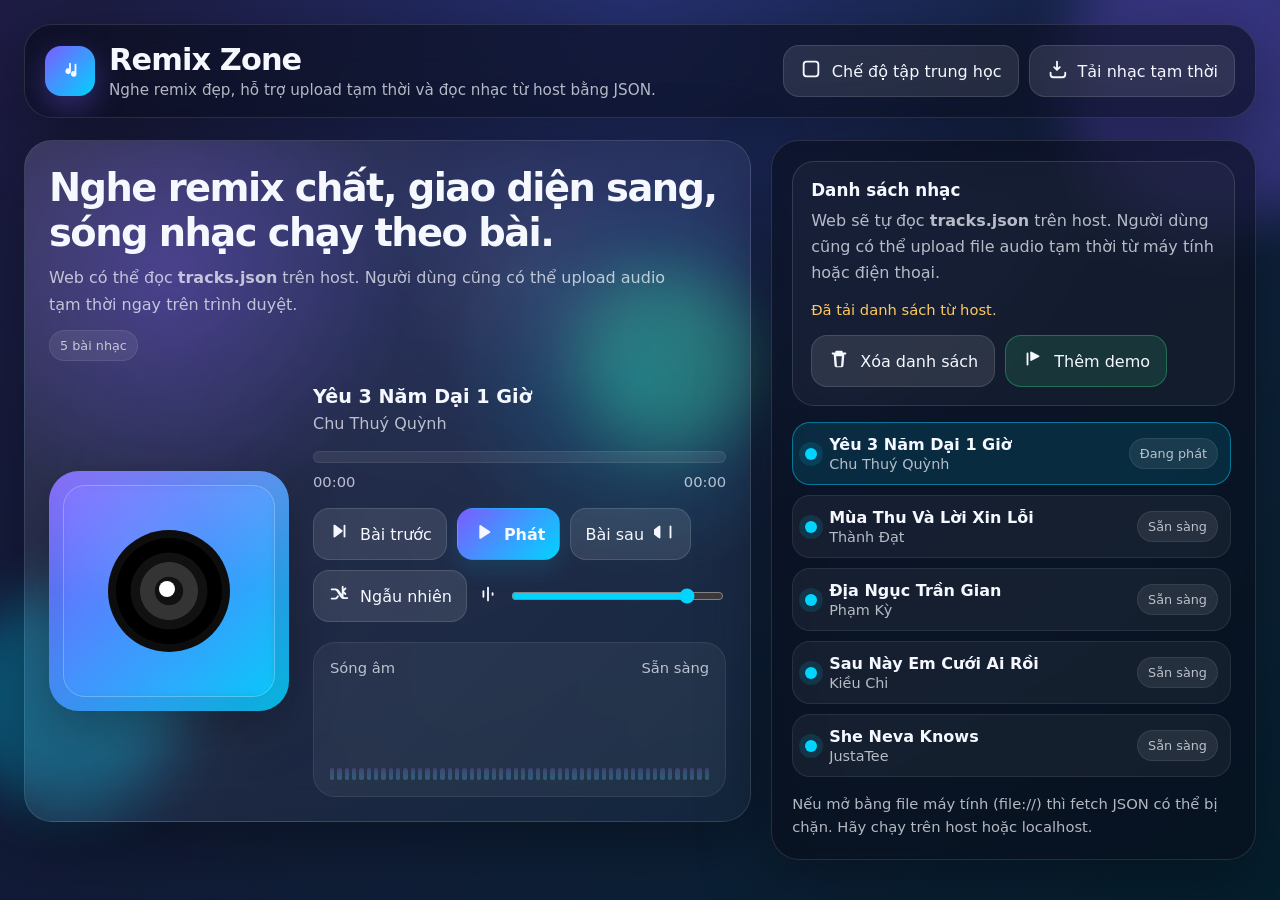
<file: music.html>
<!DOCTYPE html>
<html lang="vi">
<head>
  <meta charset="UTF-8" />
  <meta name="viewport" content="width=device-width, initial-scale=1.0" />
  <title>Remix Zone</title>
  <style>
    :root {
      --bg: radial-gradient(circle at top, #1b2558 0%, #0b1020 48%, #060914 100%);
      --bg-overlay: linear-gradient(135deg, rgba(124, 92, 255, 0.18), rgba(0, 212, 255, 0.12));
      --text: #f5f8ff;
      --muted: rgba(245, 248, 255, 0.72);
      --line: rgba(255, 255, 255, 0.12);
      --accent: #7c5cff;
      --accent-2: #00d4ff;
      --success: #39d98a;
      --warning: #ffca5c;
      --shadow: 0 20px 70px rgba(0, 0, 0, 0.38);
      --radius: 28px;
    }

    * { box-sizing: border-box; }
    html, body { height: 100%; }
    body {
      margin: 0;
      font-family: Inter, system-ui, -apple-system, BlinkMacSystemFont, "Segoe UI", sans-serif;
      color: var(--text);
      background: var(--bg);
      overflow-x: hidden;
      transition: background 420ms ease, color 240ms ease;
    }

    body::before {
      content: "";
      position: fixed;
      inset: 0;
      background: var(--bg-overlay);
      pointer-events: none;
      opacity: 0.94;
    }

    .orb {
      position: fixed;
      border-radius: 999px;
      filter: blur(26px);
      opacity: 0.34;
      pointer-events: none;
      animation: float 12s ease-in-out infinite;
    }
    .orb.one { width: 300px; height: 300px; background: #7c5cff; top: -70px; right: -80px; }
    .orb.two { width: 220px; height: 220px; background: #00d4ff; bottom: 10%; left: -40px; animation-delay: -4s; }
    .orb.three { width: 180px; height: 180px; background: #39d98a; top: 30%; left: 45%; animation-delay: -7s; }

    @keyframes float {
      0%, 100% { transform: translateY(0) translateX(0) scale(1); }
      50% { transform: translateY(-22px) translateX(16px) scale(1.05); }
    }

    .app {
      position: relative;
      z-index: 1;
      max-width: 1320px;
      margin: 0 auto;
      padding: 24px;
    }

    .topbar, .panel {
      background: rgba(8, 12, 24, 0.58);
      border: 1px solid var(--line);
      border-radius: var(--radius);
      backdrop-filter: blur(18px);
      box-shadow: var(--shadow);
      overflow: hidden;
    }

    .topbar {
      display: flex;
      align-items: center;
      justify-content: space-between;
      gap: 16px;
      padding: 18px 20px;
    }

    .brand {
      display: flex;
      align-items: center;
      gap: 14px;
      min-width: 0;
    }

    .logo {
      width: 50px;
      height: 50px;
      border-radius: 16px;
      background: linear-gradient(135deg, var(--accent), var(--accent-2));
      display: grid;
      place-items: center;
      box-shadow: 0 12px 30px rgba(124, 92, 255, 0.35);
      flex: 0 0 auto;
    }
    .logo svg, .icon svg { width: 22px; height: 22px; fill: currentColor; }

    .brand h1 {
      margin: 0;
      font-size: clamp(1.2rem, 2.8vw, 1.9rem);
      line-height: 1.1;
      letter-spacing: -0.03em;
    }
    .brand p { margin: 5px 0 0; color: var(--muted); font-size: 0.95rem; }

    .actions { display: flex; flex-wrap: wrap; gap: 10px; justify-content: flex-end; }

    button, .file-label {
      border: 0;
      outline: 0;
      color: var(--text);
      background: rgba(255, 255, 255, 0.1);
      border: 1px solid var(--line);
      padding: 12px 16px;
      border-radius: 16px;
      font: inherit;
      cursor: pointer;
      transition: transform 180ms ease, background 180ms ease, border-color 180ms ease, box-shadow 180ms ease;
      user-select: none;
      display: inline-flex;
      align-items: center;
      gap: 10px;
      justify-content: center;
    }
    button:hover, .file-label:hover { transform: translateY(-1px); background: rgba(255, 255, 255, 0.14); }
    button.primary {
      background: linear-gradient(135deg, var(--accent), var(--accent-2));
      border-color: transparent;
      font-weight: 700;
      box-shadow: 0 10px 24px rgba(0, 212, 255, 0.12);
    }
    button.good {
      background: rgba(57, 217, 138, 0.14);
      border-color: rgba(57, 217, 138, 0.35);
    }
    button.active { background: rgba(255,255,255,0.18); border-color: rgba(255,255,255,0.24); }
    button:disabled { opacity: 0.5; cursor: not-allowed; transform: none; }

    .grid {
      margin-top: 22px;
      display: grid;
      grid-template-columns: 1.2fr 0.8fr;
      gap: 20px;
      align-items: start;
    }

    .hero {
      padding: 24px;
      min-height: 420px;
      background:
        radial-gradient(circle at 20% 20%, rgba(124, 92, 255, 0.34), transparent 30%),
        radial-gradient(circle at 85% 35%, rgba(0, 212, 255, 0.18), transparent 26%),
        linear-gradient(135deg, rgba(255,255,255,0.08), rgba(255,255,255,0.03));
      position: relative;
      isolation: isolate;
    }

    .hero::after {
      content: "";
      position: absolute;
      inset: 0;
      background:
        linear-gradient(120deg, rgba(255,255,255,0.05), transparent 40%),
        radial-gradient(circle at 70% 20%, rgba(255,255,255,0.05), transparent 18%),
        radial-gradient(circle at 20% 80%, rgba(255,255,255,0.04), transparent 16%);
      pointer-events: none;
      z-index: -1;
    }

    .hero-header {
      display: flex;
      justify-content: space-between;
      gap: 12px;
      align-items: start;
      flex-wrap: wrap;
    }
    .hero h2 {
      margin: 0 0 10px;
      font-size: clamp(1.6rem, 3vw, 2.7rem);
      letter-spacing: -0.04em;
    }
    .hero p { margin: 0; color: var(--muted); max-width: 64ch; line-height: 1.65; }

    .now-playing {
      margin-top: 24px;
      display: grid;
      grid-template-columns: 240px 1fr;
      gap: 24px;
      align-items: center;
    }

    .art {
      aspect-ratio: 1 / 1;
      width: 100%;
      border-radius: 30px;
      background:
        linear-gradient(135deg, rgba(124,92,255,0.95), rgba(0,212,255,0.82)),
        radial-gradient(circle at 30% 30%, rgba(255,255,255,0.45), transparent 35%);
      box-shadow: 0 18px 50px rgba(0, 0, 0, 0.28);
      display: grid;
      place-items: center;
      overflow: hidden;
      position: relative;
      transition: transform 120ms ease, filter 120ms ease;
    }
    .art::before { content: ""; position: absolute; inset: 0; background: linear-gradient(180deg, rgba(255,255,255,0.12), transparent 50%); }
    .art::after { content: ""; position: absolute; inset: 14px; border-radius: 22px; border: 1px solid rgba(255,255,255,0.26); backdrop-filter: blur(4px); }

    .vinyl {
      width: 122px; height: 122px; border-radius: 50%;
      background: radial-gradient(circle at center, #111 0 16%, #343434 17% 33%, #111 34% 44%, #000 45% 100%);
      box-shadow: inset 0 0 0 8px rgba(255,255,255,0.05);
      animation: spin 9s linear infinite paused;
      position: relative; z-index: 1;
    }
    .vinyl.playing { animation-play-state: running; }
    .vinyl::before { content: ""; position: absolute; inset: 42% auto auto 42%; width: 16px; height: 16px; border-radius: 50%; background: white; }
    @keyframes spin { from { transform: rotate(0deg);} to { transform: rotate(360deg);} }

    .track-meta h3 { margin: 0 0 6px; font-size: 1.2rem; }
    .track-meta .artist { color: var(--muted); margin-bottom: 18px; }

    .progress-wrap { display: grid; gap: 10px; margin-top: 6px; }
    .bar { width: 100%; height: 12px; border-radius: 999px; background: rgba(255,255,255,0.08); overflow: hidden; cursor: pointer; border: 1px solid rgba(255,255,255,0.08); }
    .fill { width: 0%; height: 100%; border-radius: inherit; background: linear-gradient(90deg, var(--accent), var(--accent-2)); transition: width 80ms linear; }
    .time-row { display: flex; justify-content: space-between; color: var(--muted); font-size: 0.92rem; }

    .controls { display: flex; flex-wrap: wrap; gap: 10px; margin-top: 18px; align-items: center; }
    .controls button { padding: 12px 14px; }
    .slider { display: flex; align-items: center; gap: 10px; margin-left: auto; min-width: 220px; flex: 1 1 220px; }
    input[type="range"] { width: 100%; accent-color: var(--accent-2); }

    .wave-wrap { margin-top: 20px; padding: 16px; border-radius: 22px; background: rgba(255,255,255,0.05); border: 1px solid rgba(255,255,255,0.08); }
    .wave-head { display: flex; justify-content: space-between; gap: 10px; margin-bottom: 12px; color: var(--muted); font-size: 0.92rem; }
    .wave { height: 92px; display: flex; align-items: end; gap: 3px; overflow: hidden; }
    .bar-wave { flex: 1 1 0; height: 12px; min-height: 12px; border-radius: 999px; background: linear-gradient(180deg, rgba(124,92,255,0.95), rgba(0,212,255,0.92)); transform-origin: bottom; opacity: 0.9; transition: height 80ms linear, opacity 120ms ease; }
    .wave.paused .bar-wave { opacity: 0.35; filter: saturate(0.6); }

    .sidebar { padding: 20px; }
    .upload-box { padding: 18px; border: 1px solid rgba(255,255,255,0.12); border-radius: 22px; background: rgba(255,255,255,0.04); margin-bottom: 16px; }
    .upload-box h3 { margin: 0 0 8px; font-size: 1.05rem; }
    .upload-box p { margin: 0 0 14px; color: var(--muted); line-height: 1.6; }
    .upload-actions { display: flex; gap: 10px; flex-wrap: wrap; }
    .status { margin: 0 0 14px; color: var(--warning); font-size: 0.92rem; line-height: 1.5; min-height: 1.4em; }
    input[type="file"] { display: none; }

    .playlist { display: grid; gap: 10px; max-height: 520px; overflow: auto; padding-right: 4px; }
    .song { display: flex; align-items: center; gap: 12px; padding: 12px; border-radius: 18px; background: rgba(255,255,255,0.05); border: 1px solid rgba(255,255,255,0.08); cursor: pointer; transition: transform 180ms ease, background 180ms ease, border-color 180ms ease; }
    .song:hover { transform: translateY(-1px); background: rgba(255,255,255,0.08); }
    .song.active { border-color: rgba(0, 212, 255, 0.45); background: rgba(0, 212, 255, 0.12); }
    .song .dot { width: 12px; height: 12px; border-radius: 50%; background: var(--accent-2); flex: 0 0 auto; box-shadow: 0 0 0 6px rgba(0,212,255,0.12); }
    .song .info { min-width: 0; flex: 1; }
    .song .info strong, .song .info span { display: block; overflow: hidden; text-overflow: ellipsis; white-space: nowrap; }
    .song .info span { color: var(--muted); font-size: 0.9rem; margin-top: 2px; }
    .badge { padding: 7px 10px; border-radius: 999px; background: rgba(255,255,255,0.08); font-size: 0.8rem; color: var(--muted); border: 1px solid rgba(255,255,255,0.08); }
    .footer-note { margin-top: 16px; color: var(--muted); font-size: 0.92rem; line-height: 1.55; }

    .focus-mode {
      --bg: radial-gradient(circle at top, #08121f 0%, #050b12 46%, #020406 100%);
      --bg-overlay: linear-gradient(135deg, rgba(69, 163, 255, 0.10), rgba(57, 217, 138, 0.06));
      --accent: #45a3ff;
      --accent-2: #39d98a;
    }
    .focus-mode .orb.one, .focus-mode .orb.two, .focus-mode .orb.three { opacity: 0.08; }
    .focus-mode .hero { background:
      radial-gradient(circle at 20% 20%, rgba(69, 163, 255, 0.24), transparent 30%),
      radial-gradient(circle at 85% 35%, rgba(57, 217, 138, 0.12), transparent 26%),
      linear-gradient(135deg, rgba(255,255,255,0.05), rgba(255,255,255,0.02));
    }
    .focus-mode .wave-wrap { background: rgba(255,255,255,0.035); }
    .focus-mode .bar-wave { background: linear-gradient(180deg, rgba(69,163,255,0.95), rgba(57,217,138,0.92)); }
    .focus-mode .panel, .focus-mode .topbar { border-color: rgba(69,163,255,0.12); }
    .focus-mode .sidebar .upload-box { background: rgba(255,255,255,0.03); }

    .pulse { animation: pulse 1.6s ease-in-out infinite; }
    @keyframes pulse { 0%,100% { box-shadow: 0 0 0 0 rgba(0,212,255,0.12); } 50% { box-shadow: 0 0 0 16px rgba(0,212,255,0); } }

    .toast-wrap { position: fixed; top: 18px; right: 18px; z-index: 50; display: grid; gap: 10px; pointer-events: none; }
    .toast {
      min-width: 250px;
      max-width: min(92vw, 380px);
      padding: 14px 16px;
      border-radius: 18px;
      background: rgba(10, 14, 26, 0.88);
      border: 1px solid rgba(255,255,255,0.12);
      box-shadow: 0 16px 50px rgba(0, 0, 0, 0.28);
      backdrop-filter: blur(16px);
      animation: toastIn 220ms ease, toastOut 220ms ease 2.7s forwards;
    }
    .toast strong { display: block; margin-bottom: 4px; }
    .toast span { color: var(--muted); font-size: 0.92rem; line-height: 1.45; }
    .toast.success { border-color: rgba(57, 217, 138, 0.28); }
    .toast.info { border-color: rgba(69, 163, 255, 0.28); }
    .toast.warn { border-color: rgba(255, 202, 92, 0.28); }
    @keyframes toastIn { from { transform: translateY(-8px); opacity: 0; } to { transform: translateY(0); opacity: 1; } }
    @keyframes toastOut { to { transform: translateY(-8px); opacity: 0; } }

    .lock-screen {
      position: fixed;
      inset: 0;
      z-index: 40;
      display: none;
      align-items: center;
      justify-content: center;
      padding: 20px;
      background: rgba(4, 8, 16, 0.52);
      backdrop-filter: blur(20px);
    }
    .lock-screen.show { display: flex; }
    .lock-card {
      width: min(92vw, 520px);
      padding: 26px;
      border-radius: 28px;
      background: rgba(8, 12, 24, 0.92);
      border: 1px solid rgba(255,255,255,0.14);
      box-shadow: 0 24px 80px rgba(0, 0, 0, 0.45);
      text-align: center;
    }
    .lock-card h3 { margin: 10px 0 8px; font-size: 1.35rem; }
    .lock-card p { margin: 0; color: var(--muted); line-height: 1.6; }
    .lock-icon {
      width: 70px; height: 70px; border-radius: 24px; margin: 0 auto;
      background: linear-gradient(135deg, var(--accent), var(--accent-2));
      display: grid; place-items: center;
      box-shadow: 0 14px 40px rgba(0, 212, 255, 0.18);
    }
    .lock-icon svg { width: 30px; height: 30px; fill: white; }

    .focus-meter {
      margin-top: 14px;
      display: grid;
      grid-template-columns: repeat(3, 1fr);
      gap: 10px;
    }
    .focus-chip {
      padding: 10px 12px;
      border-radius: 16px;
      background: rgba(255,255,255,0.05);
      border: 1px solid rgba(255,255,255,0.08);
      text-align: center;
      color: var(--muted);
      font-size: 0.88rem;
    }
    .focus-chip strong { display: block; color: var(--text); font-size: 0.95rem; margin-bottom: 2px; }

    @media (max-width: 1040px) {
      .grid { grid-template-columns: 1fr; }
      .sidebar { order: 2; }
      .hero { min-height: auto; }
      .now-playing { grid-template-columns: 1fr; }
      .art { max-width: 260px; }
      .playlist { max-height: 360px; }
    }

    @media (max-width: 640px) {
      .app { padding: 14px; }
      .topbar, .hero, .sidebar { padding: 16px; }
      .actions { width: 100%; justify-content: stretch; }
      .actions button, .actions .file-label { flex: 1 1 100%; text-align: center; }
      .controls { gap: 8px; }
      .controls button { flex: 1 1 calc(50% - 8px); }
      .slider { min-width: 0; width: 100%; margin-left: 0; }
      .wave { height: 74px; gap: 2px; }
      .bar-wave { min-height: 10px; }
      .toast-wrap { left: 14px; right: 14px; top: 14px; }
      .focus-meter { grid-template-columns: 1fr; }
    }
  </style>
</head>
<body>
  <div class="orb one"></div>
  <div class="orb two"></div>
  <div class="orb three"></div>
  <div class="toast-wrap" id="toastWrap"></div>

  <div class="lock-screen" id="lockScreen" aria-hidden="true">
    <div class="lock-card">
      <div class="lock-icon" aria-hidden="true">
        <svg viewBox="0 0 24 24"><path d="M17 10V8a5 5 0 0 0-10 0v2H6a2 2 0 0 0-2 2v7a2 2 0 0 0 2 2h12a2 2 0 0 0 2-2v-7a2 2 0 0 0-2-2h-1Zm-8 0V8a3 3 0 0 1 6 0v2H9Z"/></svg>
      </div>
      <h3 id="lockTitle">Chế độ học tập đã bật</h3>
      <p id="lockDesc">Giao diện yên tĩnh hơn, hạn chế gây xao nhãng và giữ nhạc phát trong phạm vi trình duyệt hỗ trợ.</p>
      <div class="focus-meter">
        <div class="focus-chip"><strong>Focus</strong>Tối giản</div>
        <div class="focus-chip"><strong>Audio</strong>Đang giữ</div>
        <div class="focus-chip"><strong>UI</strong>Ít xao nhãng</div>
      </div>
    </div>
  </div>

  <div class="app" id="app">
    <header class="topbar">
      <div class="brand">
        <div class="logo" aria-hidden="true"><svg viewBox="0 0 24 24"><path d="M12 3a1 1 0 0 1 1 1v8.17a3.001 3.001 0 1 1-2-2.829V4a1 1 0 0 1 1-1Zm6 1a1 1 0 0 1 1 1v10.17a3.001 3.001 0 1 1-2-2.829V5a1 1 0 0 1 1-1Z"/></svg></div>
        <div>
          <h1>Remix Zone</h1>
          <p>Nghe remix đẹp, hỗ trợ upload tạm thời và đọc nhạc từ host bằng JSON.</p>
        </div>
      </div>

      <div class="actions">
        <button id="focusBtn" class="ghost"><span class="icon" aria-hidden="true"><svg viewBox="0 0 24 24"><path d="M7 3h10a4 4 0 0 1 4 4v10a4 4 0 0 1-4 4H7a4 4 0 0 1-4-4V7a4 4 0 0 1 4-4Zm0 2a2 2 0 0 0-2 2v10a2 2 0 0 0 2 2h10a2 2 0 0 0 2-2V7a2 2 0 0 0-2-2H7Z"/></svg></span><span>Chế độ tập trung học</span></button>
        <label class="file-label primary" for="fileInput"><span class="icon" aria-hidden="true"><svg viewBox="0 0 24 24"><path d="M12 3a1 1 0 0 1 1 1v6.59l1.3-1.3a1 1 0 1 1 1.4 1.42l-3.01 3a1 1 0 0 1-1.4 0l-3.01-3a1 1 0 1 1 1.4-1.42L11 10.59V4a1 1 0 0 1 1-1Zm-7 12a1 1 0 0 1 1 1v2a2 2 0 0 0 2 2h10a2 2 0 0 0 2-2v-2a1 1 0 1 1 2 0v2a4 4 0 0 1-4 4H8a4 4 0 0 1-4-4v-2a1 1 0 0 1 1-1Z"/></svg></span><span>Tải nhạc tạm thời</span></label>
        <input id="fileInput" type="file" accept="audio/*" multiple />
      </div>
    </header>

    <section class="grid">
      <main class="panel hero">
        <div class="hero-header">
          <div>
            <h2>Nghe remix chất, giao diện sang, sóng nhạc chạy theo bài.</h2>
            <p>Web có thể đọc <strong>tracks.json</strong> trên host. Người dùng cũng có thể upload audio tạm thời ngay trên trình duyệt.</p>
          </div>
          <span class="badge" id="trackCount">0 bài nhạc</span>
        </div>

        <div class="now-playing">
          <div class="art" id="artBox"><div class="vinyl" id="vinyl"></div></div>
          <div class="track-meta">
            <h3 id="trackTitle">Chưa có bài hát</h3>
            <div class="artist" id="trackArtist">Đang tải danh sách từ host...</div>
            <div class="progress-wrap">
              <div class="bar" id="progressBar" aria-label="Thanh tiến trình"><div class="fill" id="progressFill"></div></div>
              <div class="time-row"><span id="currentTime">00:00</span><span id="duration">00:00</span></div>
            </div>
            <div class="controls">
              <button id="prevBtn"><span class="icon" aria-hidden="true"><svg viewBox="0 0 24 24"><path d="M6 5a1 1 0 0 1 1.6-.8l8 6a1 1 0 0 1 0 1.6l-8 6A1 1 0 0 1 6 17V5Zm11 0a1 1 0 1 1 2 0v12a1 1 0 1 1-2 0V5Z"/></svg></span><span>Bài trước</span></button>
              <button id="playBtn" class="primary pulse"><span class="icon" aria-hidden="true"><svg viewBox="0 0 24 24"><path d="M8 5.5v13a1 1 0 0 0 1.55.83l10-6.5a1 1 0 0 0 0-1.66l-10-6.5A1 1 0 0 0 8 5.5Z"/></svg></span><span>Phát</span></button>
              <button id="nextBtn"><span>Bài sau</span><span class="icon" aria-hidden="true"><svg viewBox="0 0 24 24"><path d="M18 5a1 1 0 0 1 1 1v12a1 1 0 1 1-2 0V6a1 1 0 0 1 1-1ZM5.4 5.2A1 1 0 0 1 7 6v12a1 1 0 0 1-1.6.8l-8-6a1 1 0 0 1 0-1.6l8-6Z"/></svg></span></button>
              <button id="shuffleBtn"><span class="icon" aria-hidden="true"><svg viewBox="0 0 24 24"><path d="M16 3a1 1 0 0 1 1 1v2.59l1.3-1.3a1 1 0 1 1 1.4 1.42L17.41 9l2.29 2.29a1 1 0 0 1-1.4 1.42L17 11.41V14a1 1 0 1 1-2 0V4a1 1 0 0 1 1-1ZM3 7a1 1 0 0 1 1-1h4.5a4 4 0 0 1 3.3 1.73l4.76 6.84a2 2 0 0 0 1.64.86H21a1 1 0 1 1 0 2h-3.8a4 4 0 0 1-3.3-1.73L9.14 8.86A2 2 0 0 0 7.5 8H4a1 1 0 0 1-1-1Zm0 10a1 1 0 0 1 1-1h3.5a2 2 0 0 0 1.64-.86l.81-1.16a1 1 0 0 1 1.64 1.16l-.81 1.16A4 4 0 0 1 7.5 18H4a1 1 0 0 1-1-1Z"/></svg></span><span>Ngẫu nhiên</span></button>
              <div class="slider"><span class="icon" aria-hidden="true"><svg viewBox="0 0 24 24"><path d="M12 4a1 1 0 0 1 1 1v14a1 1 0 1 1-2 0V5a1 1 0 0 1 1-1Zm-5 4a1 1 0 0 1 1 1v6a1 1 0 1 1-2 0V9a1 1 0 0 1 1-1Zm10 2a1 1 0 0 1 1 1v2a1 1 0 1 1-2 0v-2a1 1 0 0 1 1-1Z"/></svg></span><input id="volume" type="range" min="0" max="1" step="0.01" value="0.85" /></div>
            </div>
            <div class="wave-wrap">
              <div class="wave-head"><span>Sóng âm</span><span id="waveState">Sẵn sàng</span></div>
              <div class="wave paused" id="wave" aria-hidden="true"></div>
            </div>
          </div>
        </div>
        <audio id="audio" playsinline crossorigin="anonymous" preload="metadata"></audio>
      </main>

      <aside class="panel sidebar">
        <div class="upload-box">
          <h3>Danh sách nhạc</h3>
          <p>Web sẽ tự đọc <strong>tracks.json</strong> trên host. Người dùng cũng có thể upload file audio tạm thời từ máy tính hoặc điện thoại.</p>
          <div id="statusText" class="status">Đang thử tải tracks.json...</div>
          <div class="upload-actions">
            <button id="clearBtn"><span class="icon" aria-hidden="true"><svg viewBox="0 0 24 24"><path d="M9 3a1 1 0 0 0-1 1v1H5a1 1 0 0 0 0 2h1.2l.9 12.2A2 2 0 0 0 9.1 21h5.8a2 2 0 0 0 2-1.8L17.8 7H19a1 1 0 1 0 0-2h-3V4a1 1 0 0 0-1-1H9Zm1 2h4v0h-4Zm-1.1 4h6.2l-.9 11H9.8l-.9-11Z"/></svg></span><span>Xóa danh sách</span></button>
            <button id="demoBtn" class="good"><span class="icon" aria-hidden="true"><svg viewBox="0 0 24 24"><path d="M9 5a1 1 0 0 1 1.45-.89l8 4a1 1 0 0 1 0 1.78l-8 4A1 1 0 0 1 9 13V5Zm-4 1a1 1 0 1 1 2 0v12a1 1 0 1 1-2 0V6Z"/></svg></span><span>Thêm demo</span></button>
          </div>
        </div>
        <div class="playlist" id="playlist"></div>
        <div class="footer-note">Nếu mở bằng file máy tính (file://) thì fetch JSON có thể bị chặn. Hãy chạy trên host hoặc localhost.</div>
      </aside>
    </section>
  </div>

  <script>
    const app = document.getElementById('app');
    const playlistEl = document.getElementById('playlist');
    const trackTitle = document.getElementById('trackTitle');
    const trackArtist = document.getElementById('trackArtist');
    const trackCount = document.getElementById('trackCount');
    const statusText = document.getElementById('statusText');
    const audio = document.getElementById('audio');
    const playBtn = document.getElementById('playBtn');
    const prevBtn = document.getElementById('prevBtn');
    const nextBtn = document.getElementById('nextBtn');
    const shuffleBtn = document.getElementById('shuffleBtn');
    const focusBtn = document.getElementById('focusBtn');
    const fileInput = document.getElementById('fileInput');
    const clearBtn = document.getElementById('clearBtn');
    const demoBtn = document.getElementById('demoBtn');
    const progressBar = document.getElementById('progressBar');
    const progressFill = document.getElementById('progressFill');
    const currentTime = document.getElementById('currentTime');
    const durationEl = document.getElementById('duration');
    const volume = document.getElementById('volume');
    const vinyl = document.getElementById('vinyl');
    const artBox = document.getElementById('artBox');
    const wave = document.getElementById('wave');
    const waveState = document.getElementById('waveState');
    const toastWrap = document.getElementById('toastWrap');
    const lockScreen = document.getElementById('lockScreen');
    const lockTitle = document.getElementById('lockTitle');
    const lockDesc = document.getElementById('lockDesc');

    const backgroundPresets = [
      'radial-gradient(circle at top, #1b2558 0%, #0b1020 48%, #060914 100%)',
      'radial-gradient(circle at top, #28143f 0%, #0d0c1a 48%, #05060b 100%)',
      'radial-gradient(circle at top, #113a44 0%, #09121b 48%, #05070b 100%)',
      'radial-gradient(circle at top, #2a1b4a 0%, #0d1020 50%, #06070c 100%)'
    ];

    let currentBg = 0;
    let tracks = [];
    let currentIndex = -1;
    let shuffled = false;
    let audioCtx = null;
    let analyser = null;
    let sourceNode = null;
    let freqData = null;
    let waveBars = [];
    let visualizerRunning = false;
    let motionRunning = false;
    let usingHost = false;
    let focusMode = false;
    let keepAwake = null;
    let focusToastId = null;
    let hiddenNoticeShown = false;

    function toast(title, message, type = 'info') {
      const el = document.createElement('div');
      el.className = `toast ${type}`;
      el.innerHTML = `<strong>${title}</strong><span>${message}</span>`;
      toastWrap.appendChild(el);
      setTimeout(() => el.remove(), 3000);
    }

    function formatTime(sec) {
      if (!Number.isFinite(sec)) return '00:00';
      const m = Math.floor(sec / 60);
      const s = Math.floor(sec % 60);
      return `${String(m).padStart(2, '0')}:${String(s).padStart(2, '0')}`;
    }

    function buildWaveBars() {
      const count = window.innerWidth < 640 ? 28 : window.innerWidth < 980 ? 38 : 52;
      wave.innerHTML = '';
      waveBars = [];
      for (let i = 0; i < count; i++) {
        const bar = document.createElement('div');
        bar.className = 'bar-wave';
        wave.appendChild(bar);
        waveBars.push(bar);
      }
    }

    function setBackground(index = null) {
      currentBg = index === null ? (currentBg + 1) % backgroundPresets.length : index;
      document.documentElement.style.setProperty('--bg', backgroundPresets[currentBg]);
      document.documentElement.style.setProperty('--bg-overlay', focusMode
        ? 'linear-gradient(135deg, rgba(69, 163, 255, 0.10), rgba(57, 217, 138, 0.06))'
        : 'linear-gradient(135deg, rgba(124, 92, 255, 0.18), rgba(0, 212, 255, 0.12))');
    }

    function setNowPlaying(track) {
      if (!track) {
        trackTitle.textContent = 'Chưa có bài hát';
        trackArtist.textContent = usingHost ? 'Không có bài hợp lệ trong tracks.json.' : 'Tải file audio lên để bắt đầu phát.';
        return;
      }
      trackTitle.textContent = track.name;
      trackArtist.textContent = track.artist || 'Nhạc remix';
    }

    function renderPlaylist() {
      playlistEl.innerHTML = '';
      trackCount.textContent = `${tracks.length} bài nhạc`;

      if (!tracks.length) {
        playlistEl.innerHTML = '<div class="song"><div class="dot"></div><div class="info"><strong>Chưa có nhạc</strong><span>Kiểm tra tracks.json hoặc tải file lên</span></div><span class="badge">0:00</span></div>';
        setNowPlaying(null);
        return;
      }

      tracks.forEach((track, index) => {
        const item = document.createElement('div');
        item.className = 'song' + (index === currentIndex ? ' active' : '');
        item.innerHTML = `
          <div class="dot"></div>
          <div class="info">
            <strong>${track.name}</strong>
            <span>${track.artist || 'Bài hát remix'}</span>
          </div>
          <span class="badge">${index === currentIndex ? 'Đang phát' : 'Sẵn sàng'}</span>
        `;
        item.addEventListener('click', () => playTrack(index));
        playlistEl.appendChild(item);
      });
      if (currentIndex >= 0) setNowPlaying(tracks[currentIndex]);
    }

    function setupAudioGraph() {
      if (audioCtx) return;
      const AudioContextClass = window.AudioContext || window.webkitAudioContext;
      if (!AudioContextClass) return;
      audioCtx = new AudioContextClass();
      analyser = audioCtx.createAnalyser();
      analyser.fftSize = 256;
      freqData = new Uint8Array(analyser.frequencyBinCount);
      try {
        sourceNode = audioCtx.createMediaElementSource(audio);
        sourceNode.connect(analyser);
        analyser.connect(audioCtx.destination);
      } catch (e) {
        console.warn('Audio graph error:', e);
      }
    }

    async function ensureAudioReady() {
      setupAudioGraph();
      if (audioCtx && audioCtx.state === 'suspended') {
        try { await audioCtx.resume(); } catch {}
      }
    }

    function animateWave() {
      if (!visualizerRunning) return;
      if (analyser && freqData && waveBars.length) {
        analyser.getByteFrequencyData(freqData);
        const usable = Math.min(waveBars.length, freqData.length);
        for (let i = 0; i < usable; i++) {
          const value = freqData[Math.floor(i * freqData.length / usable)] || 0;
          const height = 12 + (value / 255) * (wave.clientHeight - 18);
          waveBars[i].style.height = `${Math.max(10, height)}px`;
          waveBars[i].style.opacity = `${0.45 + (value / 255) * 0.55}`;
        }
      } else {
        waveBars.forEach((bar, i) => {
          const value = Math.abs(Math.sin(Date.now() / 260 + i * 0.55));
          const height = 12 + value * (wave.clientHeight - 18);
          bar.style.height = `${Math.max(10, height)}px`;
          bar.style.opacity = `${0.45 + value * 0.55}`;
        });
      }
      requestAnimationFrame(animateWave);
    }

    function startMotion() {
      motionRunning = true;
    }

    function stopMotion() {
      motionRunning = false;
      artBox.style.transform = 'translate3d(0,0,0)';
    }

    function updateMotion() {
      if (!motionRunning || audio.paused) return;
      const level = analyser && freqData ? ((freqData[6] || 0) / 255) : 0.2;
      artBox.style.transform = `translate3d(${(Math.random() - 0.5) * (1 + level * 2)}px, ${(Math.random() - 0.5) * (1 + level * 2)}px, 0)`;
      requestAnimationFrame(updateMotion);
    }

    function enableKeepAwake() {
      if (!('wakeLock' in navigator)) return;
      navigator.wakeLock.request('screen').then(lock => {
        keepAwake = lock;
        lock.addEventListener('release', () => { keepAwake = null; });
      }).catch(() => {});
    }

    function disableKeepAwake() {
      if (keepAwake) {
        try { keepAwake.release(); } catch {}
        keepAwake = null;
      }
    }

    function showFocusUi(on) {
      lockScreen.classList.toggle('show', on);
      lockScreen.setAttribute('aria-hidden', String(!on));
      lockTitle.textContent = on ? 'Chế độ học tập đã bật' : 'Chế độ học tập đã tắt';
      lockDesc.textContent = on
        ? 'Giao diện đã chuyển sang tối giản hơn. Nhạc vẫn tiếp tục phát nếu trình duyệt hỗ trợ phát nền.'
        : 'Giao diện đã trở lại bình thường. Bạn có thể nghe và thao tác như trước.';
    }

    function toggleFocusMode() {
      focusMode = !focusMode;
      app.classList.toggle('focus-mode', focusMode);
      if (focusMode) {
        setBackground(2);
        showFocusUi(true);
        enableKeepAwake();
        if (focusToastId) clearTimeout(focusToastId);
        toast('Đã bật chế độ học tập', 'Giao diện yên tĩnh hơn, ít xao nhãng hơn.', 'success');
      } else {
        setBackground(currentBg);
        showFocusUi(false);
        disableKeepAwake();
        if (focusToastId) clearTimeout(focusToastId);
        toast('Đã tắt chế độ học tập', 'Giao diện đã trở về mặc định.', 'info');
      }
      focusToastId = setTimeout(() => { focusToastId = null; }, 3200);
    }

    function normalizeTrack(item, index) {
      const url = item?.url || item?.src || item?.file;
      return {
        name: item?.name || item?.title || `Track ${index + 1}`,
        artist: item?.artist || 'Host audio',
        url: typeof url === 'string' ? new URL(url, document.baseURI).href : ''
      };
    }

    async function loadTracksFromHost() {
      statusText.textContent = 'Đang thử tải tracks.json...';
      usingHost = false;
      try {
        const res = await fetch('tracks.json', { cache: 'no-store' });
        if (!res.ok) throw new Error(`HTTP ${res.status}`);
        const data = await res.json();
        const list = Array.isArray(data) ? data : (Array.isArray(data.tracks) ? data.tracks : []);
        tracks = list.map(normalizeTrack).filter(t => t.url);
        currentIndex = tracks.length ? 0 : -1;
        usingHost = true;
        statusText.textContent = tracks.length ? 'Đã tải danh sách từ host.' : 'tracks.json không có bài hợp lệ.';
        if (tracks.length) toast('Đã tải nhạc từ host', `Tìm thấy ${tracks.length} bài trong tracks.json.`, 'success');
        renderPlaylist();
      } catch (e) {
        statusText.textContent = 'Không đọc được tracks.json. Nếu đang mở file trực tiếp, hãy chạy trên host hoặc localhost. Nếu đã ở host, kiểm tra đường dẫn JSON và link audio.';
        tracks = [];
        currentIndex = -1;
        renderPlaylist();
        console.warn(e);
      }
    }

    function setAudioUiPlaying(isPlaying) {
      playBtn.querySelector('span:last-child').textContent = isPlaying ? 'Tạm dừng' : 'Phát';
      playBtn.classList.toggle('pulse', !isPlaying);
      vinyl.classList.toggle('playing', isPlaying);
      wave.classList.toggle('paused', !isPlaying);
      waveState.textContent = isPlaying ? 'Đang phát' : 'Tạm dừng';
    }

    async function playTrack(index) {
      if (!tracks.length) return;
      currentIndex = index;
      const track = tracks[currentIndex];
      audio.crossOrigin = 'anonymous';
      audio.src = track.url;
      audio.load();
      await ensureAudioReady();
      try {
        await audio.play();
        statusText.textContent = usingHost ? 'Đã tải nhạc từ host.' : 'Đang phát audio tải lên.';
        toast('Đang phát', `${track.name}`, 'info');
      } catch (err) {
        statusText.textContent = 'Không phát được bài này. Kiểm tra đường dẫn trong tracks.json, tên file và quyền truy cập file audio.';
        toast('Không phát được', 'Hãy kiểm tra link audio trong tracks.json.', 'warn');
        console.warn(err);
      }
      setNowPlaying(track);
      renderPlaylist();
      setAudioUiPlaying(true);
      startMotion();
      visualizerRunning = true;
      requestAnimationFrame(animateWave);
      requestAnimationFrame(updateMotion);
    }

    function nextTrack() {
      if (!tracks.length) return;
      if (shuffled) return playTrack(Math.floor(Math.random() * tracks.length));
      playTrack((currentIndex + 1) % tracks.length);
    }

    function prevTrack() {
      if (!tracks.length) return;
      playTrack((currentIndex - 1 + tracks.length) % tracks.length);
    }

    async function togglePlay() {
      if (!tracks.length) return;
      if (!audio.src) return playTrack(currentIndex >= 0 ? currentIndex : 0);
      await ensureAudioReady();
      if (audio.paused) {
        await audio.play().catch(() => {});
      } else {
        audio.pause();
      }
    }

    function updateProgress() {
      if (!audio.duration) return;
      progressFill.style.width = `${(audio.currentTime / audio.duration) * 100}%`;
      currentTime.textContent = formatTime(audio.currentTime);
      durationEl.textContent = formatTime(audio.duration);
    }

    async function loadAudioFile(file) {
      if (!file || !file.type.startsWith('audio/')) return;
      const url = URL.createObjectURL(file);
      tracks.push({ name: file.name.replace(/\.[^.]+$/, ''), artist: 'Audio tải lên', url });
      if (currentIndex === -1) currentIndex = 0;
      usingHost = false;
      statusText.textContent = 'Đã thêm file audio tạm thời.';
      toast('Đã thêm file', file.name, 'success');
      renderPlaylist();
    }

    playBtn.addEventListener('click', togglePlay);
    prevBtn.addEventListener('click', prevTrack);
    nextBtn.addEventListener('click', nextTrack);
    shuffleBtn.addEventListener('click', () => {
      shuffled = !shuffled;
      shuffleBtn.classList.toggle('active', shuffled);
      shuffleBtn.querySelector('span:last-child').textContent = shuffled ? 'Ngẫu nhiên: Bật' : 'Ngẫu nhiên';
      toast(shuffled ? 'Ngẫu nhiên đã bật' : 'Ngẫu nhiên đã tắt', shuffled ? 'Bài hát sẽ phát theo thứ tự ngẫu nhiên.' : 'Quay lại phát theo thứ tự.', 'info');
    });
    focusBtn.addEventListener('click', toggleFocusMode);
    fileInput.addEventListener('change', async (e) => {
      const files = Array.from(e.target.files || []);
      for (const file of files) await loadAudioFile(file);
      fileInput.value = '';
    });
    clearBtn.addEventListener('click', () => {
      tracks = [];
      currentIndex = -1;
      usingHost = false;
      statusText.textContent = '';
      audio.pause();
      audio.removeAttribute('src');
      audio.load();
      progressFill.style.width = '0%';
      currentTime.textContent = '00:00';
      durationEl.textContent = '00:00';
      setNowPlaying(null);
      renderPlaylist();
      stopMotion();
      visualizerRunning = false;
      setAudioUiPlaying(false);
      waveState.textContent = 'Sẵn sàng';
      buildWaveBars();
      toast('Đã xóa danh sách', 'Danh sách phát tạm thời đã được làm sạch.', 'info');
    });
    demoBtn.addEventListener('click', () => {
      tracks = [
        { name: 'Midnight Drop Remix', artist: 'Demo track', url: 'https://www.soundhelix.com/examples/mp3/SoundHelix-Song-1.mp3' },
        { name: 'Neon School Focus', artist: 'Demo track', url: 'https://www.soundhelix.com/examples/mp3/SoundHelix-Song-2.mp3' },
        { name: 'Skyline Bass Edit', artist: 'Demo track', url: 'https://www.soundhelix.com/examples/mp3/SoundHelix-Song-3.mp3' }
      ];
      currentIndex = 0;
      usingHost = false;
      statusText.textContent = 'Đang dùng demo.';
      toast('Đã thêm demo', 'Bạn có thể bấm phát ngay để thử giao diện.', 'success');
      renderPlaylist();
    });

    progressBar.addEventListener('click', (e) => {
      if (!audio.duration) return;
      const rect = progressBar.getBoundingClientRect();
      const ratio = (e.clientX - rect.left) / rect.width;
      audio.currentTime = Math.min(Math.max(ratio, 0), 1) * audio.duration;
    });
    volume.addEventListener('input', () => { audio.volume = volume.value; });

    audio.addEventListener('timeupdate', updateProgress);
    audio.addEventListener('loadedmetadata', updateProgress);
    audio.addEventListener('ended', nextTrack);
    audio.addEventListener('play', () => {
      setAudioUiPlaying(true);
      startMotion();
      visualizerRunning = true;
      requestAnimationFrame(animateWave);
      requestAnimationFrame(updateMotion);
      if (focusMode && !focusToastId) {
        toast('Chế độ học tập', 'Nhạc đang phát trong giao diện học tập.', 'success');
      }
    });
    audio.addEventListener('pause', () => {
      setAudioUiPlaying(false);
      stopMotion();
      visualizerRunning = false;
    });

    document.addEventListener('visibilitychange', () => {
      if (document.hidden && focusMode && !audio.paused && !hiddenNoticeShown) {
        hiddenNoticeShown = true;
        toast('Nhạc vẫn tiếp tục', 'Trình duyệt sẽ cố gắng giữ phát trong nền nếu hỗ trợ.', 'info');
      }
      if (!document.hidden) hiddenNoticeShown = false;
    });

    window.addEventListener('pagehide', () => {
      if (focusMode && !audio.paused) enableKeepAwake();
    });

    window.addEventListener('resize', buildWaveBars);
    document.addEventListener('keydown', (e) => {
      if (e.code === 'Space') { e.preventDefault(); togglePlay(); }
      if (e.code === 'ArrowRight') nextTrack();
      if (e.code === 'ArrowLeft') prevTrack();
      if (e.key.toLowerCase() === 'f') toggleFocusMode();
    });

    audio.volume = volume.value;
    setBackground(0);
    buildWaveBars();
    renderPlaylist();
    loadTracksFromHost();
  </script>
</body>
</html>
</file>
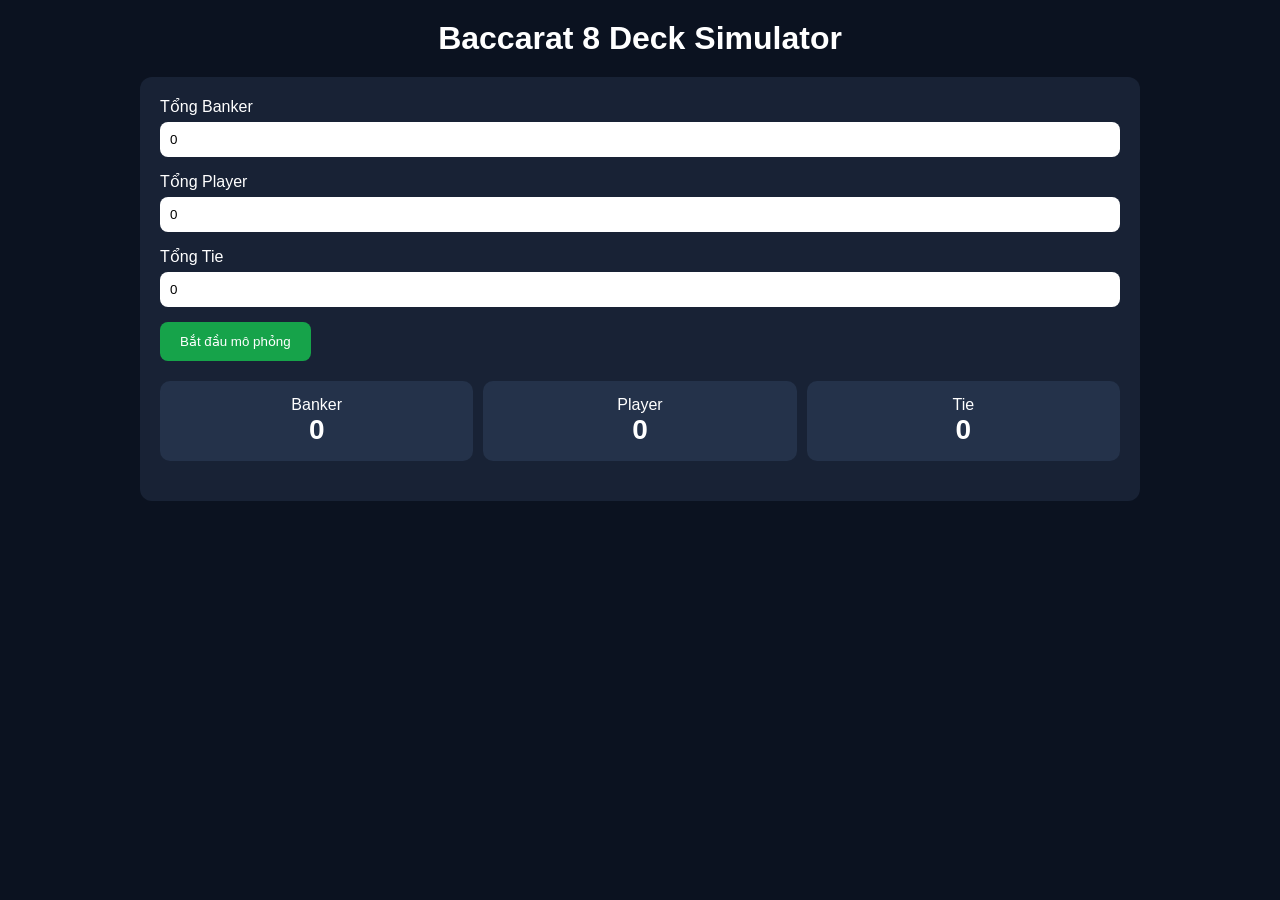
<file: rng.html>
<!DOCTYPE html>
<html lang="vi">
<head>
<meta charset="UTF-8">
<meta name="viewport" content="width=device-width,initial-scale=1">
<title>Baccarat Simulator 8 Deck</title>

<style>
*{
    margin:0;
    padding:0;
    box-sizing:border-box;
}

body{
    background:#0b1220;
    color:#fff;
    font-family:Arial,Helvetica,sans-serif;
    padding:20px;
}

.container{
    max-width:1000px;
    margin:auto;
}

h1{
    text-align:center;
    margin-bottom:20px;
}

.panel{
    background:#182235;
    padding:20px;
    border-radius:12px;
    margin-bottom:20px;
}

label{
    display:block;
    margin-bottom:6px;
}

input{
    width:100%;
    padding:10px;
    border:none;
    border-radius:8px;
    margin-bottom:15px;
}

button{
    background:#16a34a;
    color:white;
    border:none;
    padding:12px 20px;
    border-radius:8px;
    cursor:pointer;
}

button:hover{
    opacity:.9;
}

.stats{
    display:grid;
    grid-template-columns:repeat(3,1fr);
    gap:10px;
    margin-top:20px;
}

.card{
    background:#24324a;
    padding:15px;
    border-radius:10px;
    text-align:center;
}

.big{
    font-size:28px;
    font-weight:bold;
}

.result{
    margin-top:20px;
    white-space:pre-wrap;
}
</style>
</head>
<body>

<div class="container">

<h1>Baccarat 8 Deck Simulator</h1>

<div class="panel">

<label>Tổng Banker</label>
<input id="bankerInput" type="number" value="0">

<label>Tổng Player</label>
<input id="playerInput" type="number" value="0">

<label>Tổng Tie</label>
<input id="tieInput" type="number" value="0">

<button onclick="runSimulation()">
Bắt đầu mô phỏng
</button>

<div class="stats">

<div class="card">
<div>Banker</div>
<div class="big" id="bankerCount">0</div>
</div>

<div class="card">
<div>Player</div>
<div class="big" id="playerCount">0</div>
</div>

<div class="card">
<div>Tie</div>
<div class="big" id="tieCount">0</div>
</div>

</div>

<div class="result" id="output"></div>

</div>

</div>

<script>

function createShoe(){

    const shoe=[];

    for(let deck=0;deck<8;deck++){

        for(let suit=0;suit<4;suit++){

            for(let rank=1;rank<=13;rank++){

                shoe.push(rank);

            }

        }

    }

    shuffle(shoe);

    return shoe;
}

function shuffle(arr){

    for(let i=arr.length-1;i>0;i--){

        const j =
    Math.floor(
        random()*(i+1)
    );
    }
}

function baccaratValue(card){

    if(card>=10) return 0;

    return card;
}

function handTotal(cards){

    let sum=0;

    for(const c of cards){

        sum+=baccaratValue(c);
    }

    return sum%10;
}

function playHand(shoe){

    if(shoe.length<6){

        return null;
    }

    const player=[
        shoe.pop(),
        shoe.pop()
    ];

    const banker=[
        shoe.pop(),
        shoe.pop()
    ];

    let pTotal=handTotal(player);
    let bTotal=handTotal(banker);

    if(
        pTotal>=8 ||
        bTotal>=8
    ){

        return resultOf(
            pTotal,
            bTotal
        );
    }

    let playerThird=null;

    if(pTotal<=5){

        playerThird=shoe.pop();

        player.push(playerThird);

        pTotal=handTotal(player);
    }

    if(playerThird===null){

        if(bTotal<=5){

            banker.push(
                shoe.pop()
            );

            bTotal=handTotal(banker);
        }

    }else{

        const pt=baccaratValue(playerThird);

        let draw=false;

        switch(bTotal){

            case 0:
            case 1:
            case 2:
                draw=true;
                break;

            case 3:
                draw=pt!==8;
                break;

            case 4:
                draw=pt>=2 && pt<=7;
                break;

            case 5:
                draw=pt>=4 && pt<=7;
                break;

            case 6:
                draw=pt===6 || pt===7;
                break;

            default:
                draw=false;
        }

        if(draw){

            banker.push(
                shoe.pop()
            );

            bTotal=handTotal(banker);
        }
    }

    return resultOf(
        pTotal,
        bTotal
    );
}

function resultOf(player,banker){

    if(player>banker)
        return "PLAYER";

    if(banker>player)
        return "BANKER";

    return "TIE";
}

function simulate(rounds){

    let banker=0;
    let player=0;
    let tie=0;

    let shoe=createShoe();

    for(let i=0;i<rounds;i++){

        if(shoe.length<20){

            shoe=createShoe();
        }

        const result=
            playHand(shoe);

        if(!result) continue;

        if(result==="BANKER")
            banker++;

        else if(result==="PLAYER")
            player++;

        else
            tie++;
    }

    return {
        banker,
        player,
        tie
    };
}
    function analyzeTrend(){

    const b = parseInt(document.getElementById("bankerInput").value)||0;
    const p = parseInt(document.getElementById("playerInput").value)||0;
    const t = parseInt(document.getElementById("tieInput").value)||0;

    const total = b+p+t;

    if(total===0){
        return null;
    }

    const bankerPct = b/total;
    const playerPct = p/total;
    const tiePct = t/total;

    const expected = {
        banker:0.4586,
        player:0.4462,
        tie:0.0952
    };

    let scoreB = expected.banker - bankerPct;
    let scoreP = expected.player - playerPct;
    let scoreT = expected.tie - tiePct;

    let predictions = [
        {
            result:"BANKER",
            score:scoreB
        },
        {
            result:"PLAYER",
            score:scoreP
        },
        {
            result:"TIE",
            score:scoreT
        }
    ];

    predictions.sort((a,b)=>b.score-a.score);

    return predictions;
}

    const pred = analyzeTrend();

if(pred){

output.innerHTML += `

===== PHÂN TÍCH =====

1. ${pred[0].result}

2. ${pred[1].result}

3. ${pred[2].result}
`;
}
    let seed = 123456789;

function random(){

    seed =
        (1664525 * seed +
         1013904223)
         % 4294967296;

    return seed / 4294967296;
}

function runSimulation(){

    const rounds=
        parseInt(
            document.getElementById(
                "rounds"
            ).value
        );

    const result=
        simulate(rounds);

    document.getElementById(
        "bankerCount"
    ).textContent=result.banker;

    document.getElementById(
        "playerCount"
    ).textContent=result.player;

    document.getElementById(
        "tieCount"
    ).textContent=result.tie;

    const total=
        result.banker+
        result.player+
        result.tie;

    const bankerPct=
        (
            result.banker/
            total*100
        ).toFixed(2);

    const playerPct=
        (
            result.player/
            total*100
        ).toFixed(2);

    const tiePct=
        (
            result.tie/
            total*100
        ).toFixed(2);

    document.getElementById(
        "output"
    ).innerHTML=
`
Tổng số ván: ${total}

BANKER:
${result.banker}
(${bankerPct}%)

PLAYER:
${result.player}
(${playerPct}%)

TIE:
${result.tie}
(${tiePct}%)
`;
}

</script>

</body>
</html>
</file>
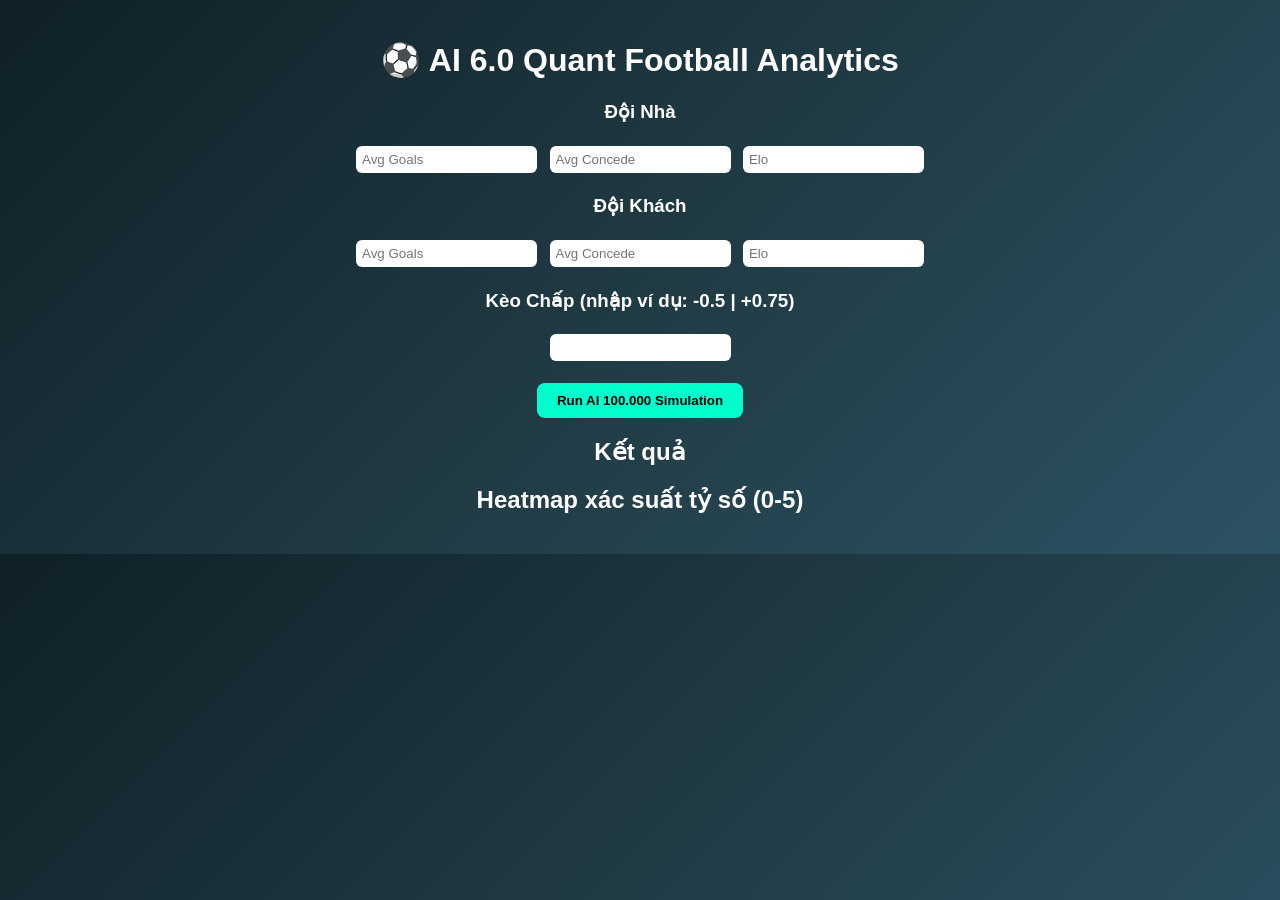
<file: sc99.html>
<!DOCTYPE html>
<html lang="vi">
<head>
<meta charset="UTF-8">
<meta name="viewport" content="width=device-width, initial-scale=1.0">
<title>AI 6.0 Quant Model</title>

<style>
body{
    margin:0;
    font-family:Arial;
    background:linear-gradient(135deg,#0f2027,#203a43,#2c5364);
    color:white;
    text-align:center;
}
.container{
    width:95%;
    max-width:1100px;
    margin:auto;
    padding:20px;
}
input{
    padding:6px;
    margin:4px;
    border-radius:6px;
    border:none;
}
button{
    padding:10px 20px;
    background:#00ffcc;
    border:none;
    border-radius:8px;
    cursor:pointer;
    font-weight:bold;
}
table{
    margin:auto;
    border-collapse:collapse;
}
td{
    width:40px;
    height:30px;
    font-size:10px;
}
</style>
</head>

<body>

<div class="container">
<h1>⚽ AI 6.0 Quant Football Analytics</h1>

<h3>Đội Nhà</h3>
<input type="number" step="0.1" id="homeGoals" placeholder="Avg Goals">
<input type="number" step="0.1" id="homeConcede" placeholder="Avg Concede">
<input type="number" id="homeElo" placeholder="Elo">

<h3>Đội Khách</h3>
<input type="number" step="0.1" id="awayGoals" placeholder="Avg Goals">
<input type="number" step="0.1" id="awayConcede" placeholder="Avg Concede">
<input type="number" id="awayElo" placeholder="Elo">

<h3>Kèo Chấp (nhập ví dụ: -0.5 | +0.75)</h3>
<input type="number" step="0.25" id="handicap">

<br><br>
<button onclick="runAI()">Run AI 100.000 Simulation</button>

<h2>Kết quả</h2>
<div id="result"></div>

<h2>Heatmap xác suất tỷ số (0-5)</h2>
<div id="heatmap"></div>

</div>

<script>

function poisson(lambda){
    let L=Math.exp(-lambda);
    let k=0,p=1;
    do{
        k++;
        p*=Math.random();
    }while(p>L);
    return k-1;
}

function poissonProb(lambda,x){
    function fact(n){return n<=1?1:n*fact(n-1);}
    return (Math.pow(lambda,x)*Math.exp(-lambda))/fact(x);
}

// xử lý kèo châu Á chuẩn
function asianHandicapResult(goalDiff, handicap){

    let adjusted = goalDiff + handicap;

    if(handicap % 1 === 0){
        if(adjusted>0) return 1;
        if(adjusted===0) return 0;
        return -1;
    }

    if(Math.abs(handicap % 1)===0.5){
        return adjusted>0?1:-1;
    }

    if(Math.abs(handicap % 1)===0.25){
        let half1 = handicap - 0.25;
        let half2 = handicap + 0.25;
        return (
            asianHandicapResult(goalDiff,half1)+
            asianHandicapResult(goalDiff,half2)
        )/2;
    }

    if(Math.abs(handicap % 1)===0.75){
        let half1 = handicap - 0.25;
        let half2 = handicap + 0.25;
        return (
            asianHandicapResult(goalDiff,half1)+
            asianHandicapResult(goalDiff,half2)
        )/2;
    }

    return 0;
}

function runAI(){

let hg=parseFloat(homeGoals.value)||1.5;
let hc=parseFloat(homeConcede.value)||1.2;
let he=parseInt(homeElo.value)||1700;

let ag=parseFloat(awayGoals.value)||1.3;
let ac=parseFloat(awayConcede.value)||1.3;
let ae=parseInt(awayElo.value)||1680;

let handicap=parseFloat(document.getElementById("handicap").value)||0;

let leagueAvg=1.35;
let homeAdvantage=80;

let expected=1/(1+Math.pow(10,(ae-(he+homeAdvantage))/400));

let attackHome=hg/leagueAvg;
let defenseAway=ac/leagueAvg;
let attackAway=ag/leagueAvg;
let defenseHome=hc/leagueAvg;

let lambdaHome=attackHome*defenseAway*leagueAvg*(0.55+expected*0.45)*0.95;
let lambdaAway=attackAway*defenseHome*leagueAvg*(0.55+(1-expected)*0.45)*0.95;

let sims=100000;

let hWin=0,draw=0,aWin=0;
let coverScore=0;

for(let i=0;i<sims;i++){

    let h=poisson(lambdaHome);
    let a=poisson(lambdaAway);

    if(h>a) hWin++;
    else if(h===a) draw++;
    else aWin++;

    let goalDiff=h-a;

    coverScore+=asianHandicapResult(goalDiff,handicap);
}

let homeP=hWin/sims*100;
let drawP=draw/sims*100;
let awayP=aWin/sims*100;

let coverP=(coverScore/sims+1)/2*100;

let modelEdge=Math.abs(lambdaHome-lambdaAway)*18;
let eloEdge=Math.abs(he-ae)/40;
let confidence=Math.min(95,(modelEdge+eloEdge));

document.getElementById("result").innerHTML=`
🏠 Home Win: ${homeP.toFixed(1)}%<br>
🤝 Draw: ${drawP.toFixed(1)}%<br>
✈️ Away Win: ${awayP.toFixed(1)}%<br><br>
📈 Xác suất vượt kèo (${handicap}): ${coverP.toFixed(1)}%<br>
🔥 Confidence Engine: ${confidence.toFixed(1)} / 100<br>
📊 xG Home: ${lambdaHome.toFixed(2)}<br>
📊 xG Away: ${lambdaAway.toFixed(2)}
`;

let table="<table border='1'>";
for(let i=0;i<=5;i++){
    table+="<tr>";
    for(let j=0;j<=5;j++){
        let p=poissonProb(lambdaHome,i)*poissonProb(lambdaAway,j);
        let c=Math.min(255,Math.floor(p*3000));
        table+=`<td style="background:rgb(${c},0,0)">${(p*100).toFixed(1)}</td>`;
    }
    table+="</tr>";
}
table+="</table>";

document.getElementById("heatmap").innerHTML=table;

}

</script>

</body>
</html>
</file>
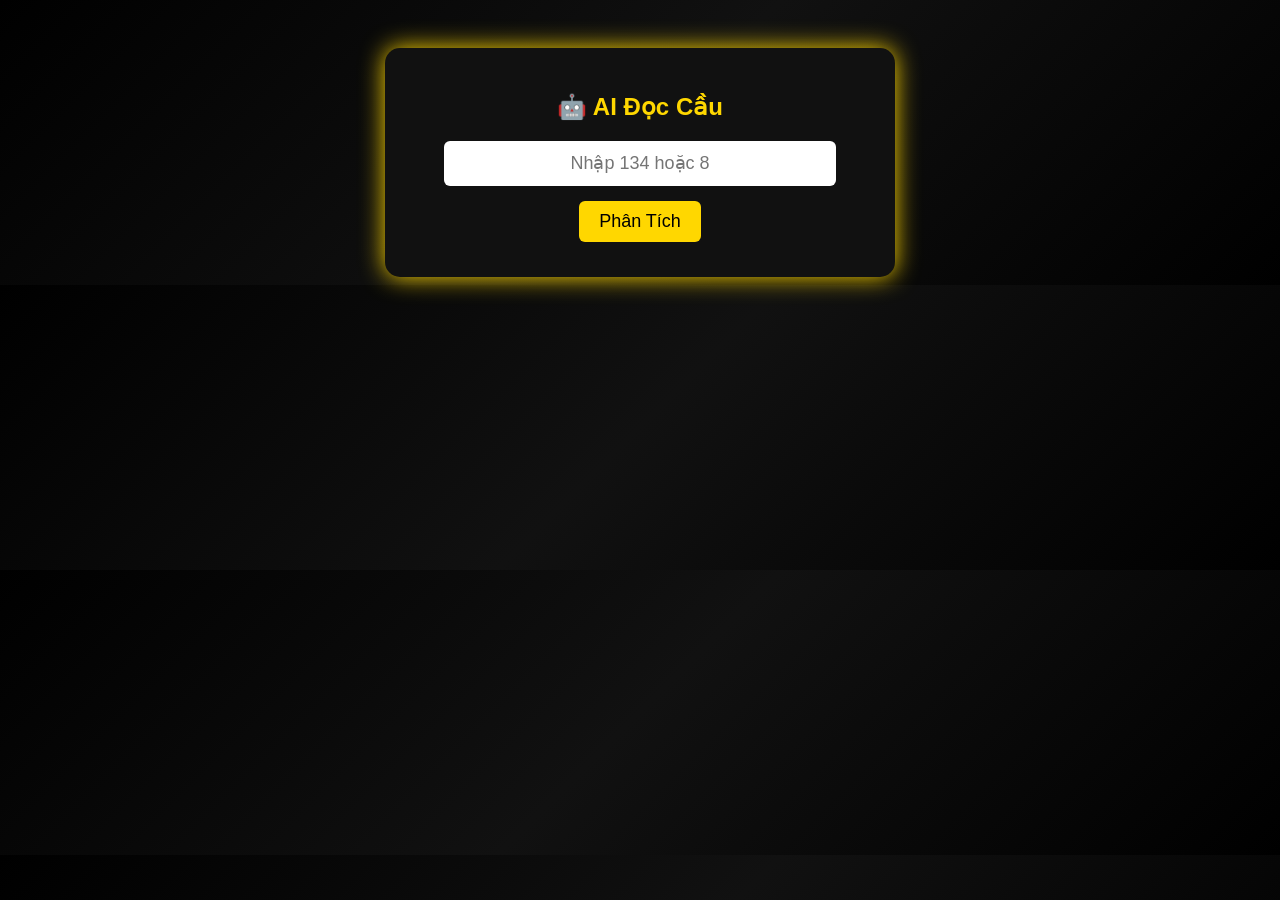
<file: sun.html>
<!DOCTYPE html>
<html lang="vi">
<head>
<meta charset="UTF-8">
<title>AI Đối Chiếu (Note Nhắc Nhở)</title>

<style>
body{
    background: linear-gradient(135deg,#000,#111,#000);
    color: gold;
    font-family: Arial, sans-serif;
    text-align:center;
    padding-top:40px;
}
.container{
    width:460px;
    margin:auto;
    background:#111;
    padding:25px;
    border-radius:15px;
    box-shadow:0 0 25px gold;
}
input{
    width:80%;
    padding:12px;
    font-size:18px;
    text-align:center;
    border:none;
    border-radius:6px;
}
button{
    margin-top:15px;
    padding:10px 20px;
    font-size:18px;
    background:gold;
    border:none;
    border-radius:6px;
    cursor:pointer;
}
button:hover{background:orange;}

.result{
    margin-top:20px;
    padding:15px;
    border-radius:10px;
    display:none;
    font-size:20px;
}

.xiu{
    background:#002200;
    color:#00ff00;
    box-shadow:0 0 15px #00ff00;
}

.tai{
    background:#330000;
    color:#ff4444;
    box-shadow:0 0 15px red;
}

.neutral{
    background:#222;
    color:white;
}

.note{
    margin-top:10px;
    font-size:14px;
    color:#ffcc00;
}

#loading{
    display:none;
    margin-top:15px;
}
</style>
</head>

<body>

<div class="container">
    <h2>🤖 AI Đọc Cầu</h2>
    <input type="text" id="inputData" placeholder="Nhập 134 hoặc 8">
    <br>
    <button onclick="analyze()">Phân Tích</button>
    <div id="loading">Đang phân tích...</div>
    <div id="resultBox" class="result"></div>
    <div id="noteBox" class="note"></div>
</div>

<script>

function analyze(){

let raw = document.getElementById("inputData").value.trim().replace(/\s/g,'');
let resultBox = document.getElementById("resultBox");
let noteBox = document.getElementById("noteBox");
let loading = document.getElementById("loading");

resultBox.style.display="none";
noteBox.innerHTML="";
loading.style.display="block";

setTimeout(()=>{

loading.style.display="none";

let sum;
let normalized=null;

// nhập 3 số
if(raw.length===3 && /^[1-6]{3}$/.test(raw)){
    let arr = raw.split('').map(Number);
    sum = arr[0]+arr[1]+arr[2];
    normalized = [...arr].sort((a,b)=>a-b).join('');
}
// nhập tổng
else if(!isNaN(raw)){
    sum = parseInt(raw);
}
else{
    resultBox.innerHTML="Dữ liệu không hợp lệ";
    resultBox.className="result neutral";
    resultBox.style.display="block";
    return;
}

let result="Không có rule cụ thể";
let css="neutral";

// ===== NOTE 422 =====
if(normalized==="224"){
    noteBox.innerHTML += "⚠ Nếu phía trước là Xỉu 5 → AUTO XỈU<br>";
}

// ===== NOTE 221 =====
if(normalized==="122"){
    noteBox.innerHTML += "⚠ Nếu phía trước là 10 → AUTO TÀI<br>";
}
if(normalized==="643"){
    noteBox.innerHTML += "⚠ Nếu phía trước là 13 và xỉu → AUTO XỈU<br>";
}

if(normalized==="631"){
    noteBox.innerHTML += "⚠ Nếu phía trước là Xỉu 9 → AUTO Tài<br>";
}

// ===== CÁC MẪU ĐẶC BIỆT =====
if(normalized){

if(["124","223","133"].includes(normalized)){
    result="Mẫu đặc biệt tổng 7 Nếu Tài số cao bẻ Tài→ 89% XỈU";
    css="xiu";
}
else if(normalized==="134"){
    result="Phía trước có tài lớn 15> => tài , Mẫu đặc biệt tổng 8 → AUTO XỈU";
    css="xiu";
}
else if(["246","156","336","255"].includes(normalized)){
    result="Mẫu đặc biệt tổng 12 → AUTO XỈU";
    css="xiu";
}
else if(["355","166"].includes(normalized)){
    result="Mẫu đặc biệt tổng 13 nếu trước tài 17 Tài tiếp → AUTO XỈU";
    css="xiu";
}
}

// ===== THEO TỔNG =====
if(css==="neutral"){

switch(sum){

case 3:
case 5:
    result="Theo tổng → 100% XỈU";
    css="xiu";
    break;

case 4:
    result="Theo tổng → 68% XỈU";
    css="xiu";
    break;

case 6:
    result="Theo tổng → Nghỉ 1 tay";
    break;

case 7:
    result="Theo tổng → 89% XỈU";
    css="xiu";
    break;

case 8:
    result="Theo tổng 8 → Còn lại TÀI";
    css="tai";
    break;

case 9:
    result="Theo tổng → 50/50";
    break;

case 10:
    result="Theo tổng → AUTO XỈU";
    css="xiu";
    break;

case 11:
    result="Theo tổng → Nghỉ";
    break;

case 12:
    result="Theo tổng → TÀI";
    css="tai";
    break;

case 13:
    result="Theo tổng → TÀI";
    css="tai";
    break;

case 14:
    result="Theo tổng → 50/50";
    break;

case 15:
    result="Phía trước có 3 tay xỉu => Bẻ xỉu ,Theo tổng → AUTO TÀI";
    css="tai";
    break;

case 16:
    result="Theo tổng → XỈU";
    css="xiu";
    break;

case 17:
    result="Theo tổng → Có thể về 10";
    css="tai";
    break;

case 18:
    result="Theo tổng → TÀI";
    css="tai";
    break;
}

}

resultBox.innerHTML="Tổng: "+sum+"<br>"+result;
resultBox.className="result "+css;
resultBox.style.display="block";

},1000);
}

</script>

</body>
</html>
</file>
